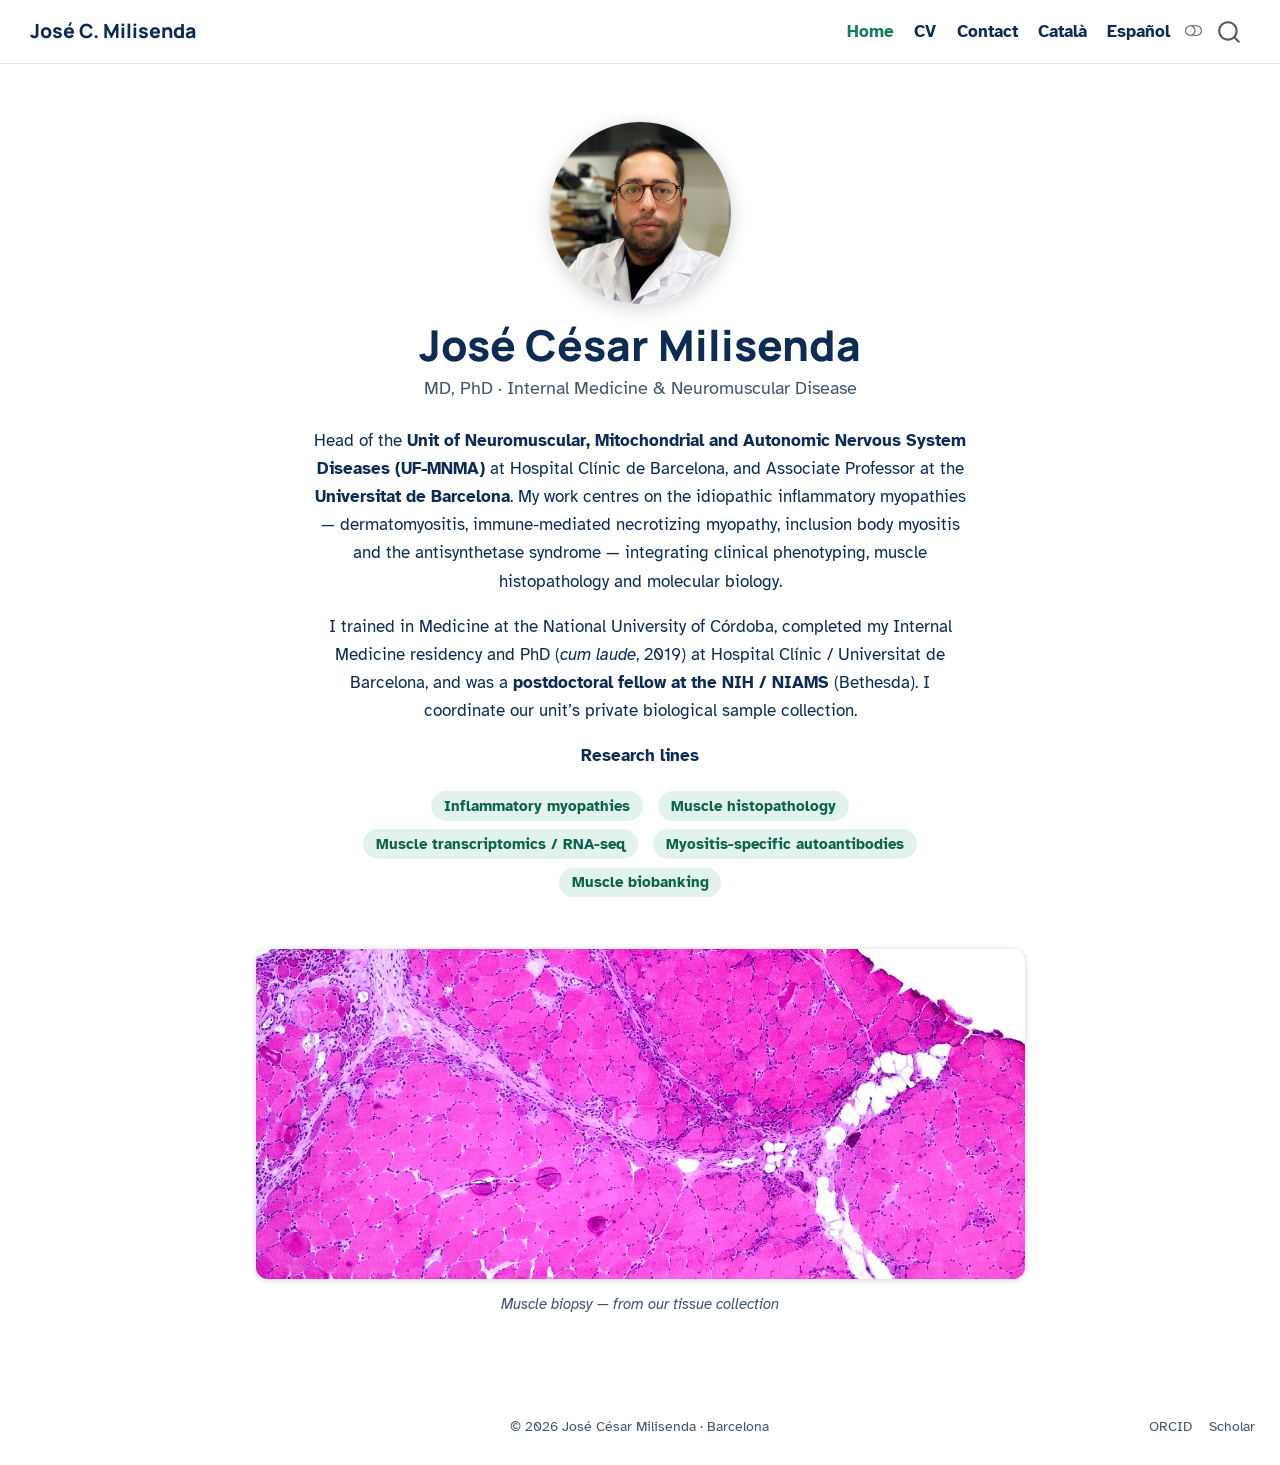
<file: index.html>
<!DOCTYPE html>
<html xmlns="http://www.w3.org/1999/xhtml" lang="en" xml:lang="en"><head>

<meta charset="utf-8">
<meta name="generator" content="quarto-1.11.9">

<meta name="viewport" content="width=device-width, initial-scale=1.0, user-scalable=yes">


<title>José C. Milisenda</title>
<style>
/* Default styles provided by pandoc.
** See https://pandoc.org/MANUAL.html#variables-for-html for config info.
*/
span.smallcaps{font-variant: small-caps;}
div.columns{display: flex; gap: 1.5em;}
div.column{flex: auto;}
@media screen {
div.columns{gap: min(4vw, 1.5em);}
div.column{overflow-x: auto;}
}
div.hanging-indent{margin-left: 1.5em; text-indent: -1.5em;}
ul.task-list{list-style: none;}
ul.task-list li input[type="checkbox"] {
  width: 0.8em;
  margin: 0 0.8em 0.2em -1em; /* quarto-specific, see https://github.com/quarto-dev/quarto-cli/issues/4556 */ 
  vertical-align: middle;
}
</style>


<script src="site_libs/quarto-nav/quarto-nav.js"></script>
<script src="site_libs/clipboard/clipboard.min.js"></script>
<script src="site_libs/quarto-search/autocomplete.umd.js"></script>
<script src="site_libs/quarto-search/fuse.min.js"></script>
<script src="site_libs/quarto-search/quarto-search.js"></script>
<meta name="quarto:offset" content="./">
<link href="./assets/favicon.png" rel="icon" type="image/png">
<script src="site_libs/quarto-html/quarto.js" type="module"></script>
<script src="site_libs/quarto-html/tabsets/tabsets.js" type="module"></script>
<script src="site_libs/quarto-html/scrollable-regions/scrollable-regions.js" type="module"></script>
<script src="site_libs/quarto-html/popper.min.js"></script>
<script src="site_libs/quarto-html/tippy.umd.min.js"></script>
<script src="site_libs/quarto-html/anchor.min.js"></script>
<link href="site_libs/quarto-html/tippy.css" rel="stylesheet">
<link href="site_libs/quarto-html/quarto-syntax-highlighting-63b5708e65d6cd79cd7618c58d0c21e7.css" rel="stylesheet" class="quarto-color-scheme" id="quarto-text-highlighting-styles">
<link href="site_libs/quarto-html/quarto-syntax-highlighting-dark-447e42e69aaa9833c0ba1b986f430b20.css" rel="stylesheet" class="quarto-color-scheme quarto-color-alternate" id="quarto-text-highlighting-styles">
<link href="site_libs/quarto-html/quarto-syntax-highlighting-63b5708e65d6cd79cd7618c58d0c21e7.css" rel="stylesheet" class="quarto-color-scheme-extra" id="quarto-text-highlighting-styles">
<script src="site_libs/bootstrap/bootstrap.min.js"></script>
<link href="site_libs/bootstrap/bootstrap-icons.css" rel="stylesheet">
<link href="site_libs/bootstrap/bootstrap-4d6b85aed4ae2a2fc2a6e8ffbc16f66c.min.css" rel="stylesheet" append-hash="true" class="quarto-color-scheme" id="quarto-bootstrap" data-mode="light">
<link href="site_libs/bootstrap/bootstrap-dark-f67148e333f3162b9ec31178d133c363.min.css" rel="stylesheet" append-hash="true" class="quarto-color-scheme quarto-color-alternate" id="quarto-bootstrap" data-mode="dark">
<link href="site_libs/bootstrap/bootstrap-4d6b85aed4ae2a2fc2a6e8ffbc16f66c.min.css" rel="stylesheet" append-hash="true" class="quarto-color-scheme-extra" id="quarto-bootstrap" data-mode="light">
<script id="quarto-search-options" type="application/json">{
  "location": "navbar",
  "copy-button": false,
  "collapse-after": 3,
  "panel-placement": "end",
  "type": "overlay",
  "limit": 50,
  "keyboard-shortcut": [
    "f",
    "/",
    "s"
  ],
  "show-item-context": false,
  "language": {
    "search-no-results-text": "No results",
    "search-matching-documents-text": "matching documents",
    "search-copy-link-title": "Copy link to search",
    "search-hide-matches-text": "Hide additional matches",
    "search-more-match-text": "more match in this document",
    "search-more-matches-text": "more matches in this document",
    "search-clear-button-title": "Clear",
    "search-text-placeholder": "",
    "search-detached-cancel-button-title": "Cancel",
    "search-submit-button-title": "Submit",
    "search-label": "Search"
  }
}</script>
<style>html{ scroll-behavior: smooth; }</style>


</head>

<body class="nav-fixed quarto-light"><a id="quarto-skip-link" class="visually-hidden-focusable" href="#quarto-document-content">Skip to main content</a><script id="quarto-html-before-body" type="application/javascript">
    const toggleBodyColorMode = (bsSheetEl) => {
      const mode = bsSheetEl.getAttribute("data-mode");
      const bodyEl = window.document.querySelector("body");
      if (mode === "dark") {
        bodyEl.classList.add("quarto-dark");
        bodyEl.classList.remove("quarto-light");
      } else {
        bodyEl.classList.add("quarto-light");
        bodyEl.classList.remove("quarto-dark");
      }
    }
    const toggleBodyColorPrimary = () => {
      const bsSheetEl = window.document.querySelector("link#quarto-bootstrap:not([rel=disabled-stylesheet])");
      if (bsSheetEl) {
        toggleBodyColorMode(bsSheetEl);
      }
    }
    const setColorSchemeToggle = (alternate) => {
      const toggles = window.document.querySelectorAll('.quarto-color-scheme-toggle');
      for (let i=0; i < toggles.length; i++) {
        const toggle = toggles[i];
        if (toggle) {
          toggle.setAttribute("aria-checked", alternate ? "true" : "false");
          if (alternate) {
            toggle.classList.add("alternate");
          } else {
            toggle.classList.remove("alternate");
          }
        }
      }
    };
    const toggleColorMode = (alternate) => {
      // Switch the stylesheets
      const primaryStylesheets = window.document.querySelectorAll('link.quarto-color-scheme:not(.quarto-color-alternate)');
      const alternateStylesheets = window.document.querySelectorAll('link.quarto-color-scheme.quarto-color-alternate');
      manageTransitions('#quarto-margin-sidebar .nav-link', false);
      if (alternate) {
        // note: dark is layered on light, we don't disable primary!
        enableStylesheet(alternateStylesheets);
        for (const sheetNode of alternateStylesheets) {
          if (sheetNode.id === "quarto-bootstrap") {
            toggleBodyColorMode(sheetNode);
          }
        }
      } else {
        disableStylesheet(alternateStylesheets);
        enableStylesheet(primaryStylesheets)
        toggleBodyColorPrimary();
      }
      manageTransitions('#quarto-margin-sidebar .nav-link', true);
      // Switch the toggles
      setColorSchemeToggle(alternate)
    }
    // Hack to workaround the fact that safari doesn't
    // properly recolor the scrollbar when toggling (#1455).
    // Not run on load: stylesheets are set before first paint there, and
    // scrolling would undo the scroll to a URL fragment (#14973).
    // The one pixel nudge keeps the reader where they were.
    const refreshSafariScrollbar = () => {
      if (navigator.userAgent.indexOf('Safari') > 0 && navigator.userAgent.indexOf('Chrome') == -1) {
        manageTransitions("body", false);
        const scrollY = window.scrollY;
        window.scrollTo(0, scrollY > 0 ? scrollY - 1 : 1);
        setTimeout(() => {
          window.scrollTo(0, scrollY);
          manageTransitions("body", true);
        }, 40);
      }
    }
    const disableStylesheet = (stylesheets) => {
      for (let i=0; i < stylesheets.length; i++) {
        const stylesheet = stylesheets[i];
        stylesheet.rel = 'disabled-stylesheet';
      }
    }
    const enableStylesheet = (stylesheets) => {
      for (let i=0; i < stylesheets.length; i++) {
        const stylesheet = stylesheets[i];
        if(stylesheet.rel !== 'stylesheet') { // for Chrome, which will still FOUC without this check
          stylesheet.rel = 'stylesheet';
        }
      }
    }
    const manageTransitions = (selector, allowTransitions) => {
      const els = window.document.querySelectorAll(selector);
      for (let i=0; i < els.length; i++) {
        const el = els[i];
        if (allowTransitions) {
          el.classList.remove('notransition');
        } else {
          el.classList.add('notransition');
        }
      }
    }
    const isFileUrl = () => {
      return window.location.protocol === 'file:';
    }
    const hasAlternateSentinel = () => {
      let styleSentinel = getColorSchemeSentinel();
      if (styleSentinel !== null) {
        return styleSentinel === "alternate";
      } else {
        return false;
      }
    }
    const setStyleSentinel = (alternate) => {
      const value = alternate ? "alternate" : "default";
      if (!isFileUrl()) {
        window.localStorage.setItem("quarto-color-scheme", value);
      } else {
        localAlternateSentinel = value;
      }
    }
    const getColorSchemeSentinel = () => {
      if (!isFileUrl()) {
        const storageValue = window.localStorage.getItem("quarto-color-scheme");
        return storageValue != null ? storageValue : localAlternateSentinel;
      } else {
        return localAlternateSentinel;
      }
    }
    const toggleGiscusIfUsed = (isAlternate, darkModeDefault) => {
      const baseTheme = document.querySelector('#giscus-base-theme')?.value ?? 'light';
      const alternateTheme = document.querySelector('#giscus-alt-theme')?.value ?? 'dark';
      let newTheme = '';
      if(authorPrefersDark) {
        newTheme = isAlternate ? baseTheme : alternateTheme;
      } else {
        newTheme = isAlternate ? alternateTheme : baseTheme;
      }
      const changeGiscusTheme = () => {
        // From: https://github.com/giscus/giscus/issues/336
        const sendMessage = (message) => {
          const iframe = document.querySelector('iframe.giscus-frame');
          if (!iframe) return;
          iframe.contentWindow.postMessage({ giscus: message }, 'https://giscus.app');
        }
        sendMessage({
          setConfig: {
            theme: newTheme
          }
        });
      }
      const isGiscussLoaded = window.document.querySelector('iframe.giscus-frame') !== null;
      if (isGiscussLoaded) {
        changeGiscusTheme();
      }
    };
    const authorPrefersDark = false;
    const darkModeDefault = authorPrefersDark;
      document.querySelector('link#quarto-text-highlighting-styles.quarto-color-scheme-extra').rel = 'disabled-stylesheet';
      document.querySelector('link#quarto-bootstrap.quarto-color-scheme-extra').rel = 'disabled-stylesheet';
    let localAlternateSentinel = darkModeDefault ? 'alternate' : 'default';
    // Dark / light mode switch
    window.quartoToggleColorScheme = () => {
      // Read the current dark / light value
      let toAlternate = !hasAlternateSentinel();
      toggleColorMode(toAlternate);
      refreshSafariScrollbar();
      setStyleSentinel(toAlternate);
      toggleGiscusIfUsed(toAlternate, darkModeDefault);
      window.dispatchEvent(new Event('resize'));
    };
    // Switch to dark mode if need be
    if (hasAlternateSentinel()) {
      toggleColorMode(true);
    } else {
      toggleColorMode(false);
    }
  </script>

<div id="quarto-search-results"></div>
  <header id="quarto-header" class="headroom fixed-top">
    <nav class="navbar navbar-expand-lg " data-bs-theme="dark" aria-label="Site">
      <div class="navbar-container container-fluid">
      <div class="navbar-brand-container mx-auto">
    <a class="navbar-brand" href="./index.html">
    <span class="navbar-title">José C. Milisenda</span>
    </a>
  </div>
          <button class="navbar-toggler" type="button" data-bs-toggle="collapse" data-bs-target="#navbarCollapse" aria-controls="navbarCollapse" aria-expanded="false" aria-label="Toggle navigation" onclick="if (window.quartoToggleHeadroom) { window.quartoToggleHeadroom(); }">
  <span class="navbar-toggler-icon"></span>
</button>
          <div class="collapse navbar-collapse" id="navbarCollapse">
            <ul class="navbar-nav navbar-nav-scroll ms-auto">
  <li class="nav-item">
    <a class="nav-link active" href="./index.html" aria-current="page"> 
<span class="menu-text">Home</span></a>
  </li>  
  <li class="nav-item">
    <a class="nav-link" href="./cv.html"> 
<span class="menu-text">CV</span></a>
  </li>  
  <li class="nav-item">
    <a class="nav-link" href="./contact.html"> 
<span class="menu-text">Contact</span></a>
  </li>  
  <li class="nav-item">
    <a class="nav-link" href="./ca/index.html"> 
<span class="menu-text">Català</span></a>
  </li>  
  <li class="nav-item">
    <a class="nav-link" href="./es/index.html"> 
<span class="menu-text">Español</span></a>
  </li>  
</ul>
          </div> <!-- /navcollapse -->
            <div class="quarto-navbar-tools">
  <button type="button" role="switch" aria-checked="false" class="quarto-color-scheme-toggle quarto-navigation-tool  px-1" onclick="window.quartoToggleColorScheme(); return false;" title="Toggle dark mode" aria-label="Toggle dark mode"><i class="bi"></i></button>
</div>
            <div id="quarto-search" class="" title="Search"></div>
      </div> <!-- /container-fluid -->
    </nav>
</header>
<!-- content -->
<div id="quarto-content" class="quarto-container page-columns page-rows-contents page-layout-full page-navbar">
<!-- sidebar -->
<!-- margin-sidebar -->
    
<!-- main -->
<main class="content column-page" id="quarto-document-content" tabindex="-1"><header id="title-block-header" class="quarto-title-block"></header>





<style>
#quarto-content { max-width: 820px !important; margin-left: auto !important; margin-right: auto !important; }
main#quarto-document-content { max-width: 100% !important; }
.hero-center { text-align: center; margin-top: 1.6rem; margin-bottom: 1.4rem; }
.hero-photo-lg { width: 184px; height: 184px; border-radius: 50%; object-fit: cover; border: 1px solid var(--uf-linea, #dce4ec); box-shadow: 0 4px 18px rgba(0,0,0,.16); }
.hero-name { font-family: Manrope, sans-serif; font-weight: 800; font-size: 2.5rem; line-height: 1.1; margin: 1rem 0 0; }
.hero-role2 { color: var(--uf-secundario, #43546b); font-size: 1.08rem; margin-top: .25rem; }
.bio-center { text-align: center; max-width: 660px; margin: 0 auto; }
.bio-center p { margin-bottom: 1rem; }
.bio-center .research-tag { margin: .25rem .3rem; }
.histo-feature { margin: 2.8rem 0 0.5rem; }
.histo-img { display:block; width:100%; height:330px; object-fit:cover; object-position:center 45%; border-radius:12px; box-shadow:0 1px 6px rgba(0,0,0,.18); }
.histo-feature figcaption { text-align: center; font-style: italic; color: var(--uf-secundario, #43546b); font-size: .9rem; margin-top: .7rem; }
</style>
<div class="hero-center">
  <img class="hero-photo-lg" src="assets/profile.png" alt="José César Milisenda">
  <h1 class="hero-name">José César Milisenda</h1>
  <div class="hero-role2">MD, PhD · Internal Medicine &amp; Neuromuscular Disease</div>
</div>
<div class="bio-center">
<p>Head of the <strong>Unit of Neuromuscular, Mitochondrial and Autonomic Nervous System Diseases (UF-MNMA)</strong> at Hospital Clínic de Barcelona, and Associate Professor at the <strong>Universitat de Barcelona</strong>. My work centres on the idiopathic inflammatory myopathies — dermatomyositis, immune-mediated necrotizing myopathy, inclusion body myositis and the antisynthetase syndrome — integrating clinical phenotyping, muscle histopathology and molecular biology.</p>
<p>I trained in Medicine at the National University of Córdoba, completed my Internal Medicine residency and PhD (<em>cum laude</em>, 2019) at Hospital Clínic / Universitat de Barcelona, and was a <strong>postdoctoral fellow at the NIH / NIAMS</strong> (Bethesda). I coordinate our unit’s private biological sample collection.</p>
<p><strong>Research lines</strong></p>
<p><span class="research-tag">Inflammatory myopathies</span> <span class="research-tag">Muscle histopathology</span> <span class="research-tag">Muscle transcriptomics / RNA-seq</span> <span class="research-tag">Myositis-specific autoantibodies</span> <span class="research-tag">Muscle biobanking</span></p>
</div>
<figure class="histo-feature figure">
  <img class="histo-img figure-img" src="assets/histology.jpg" alt="Muscle biopsy histology">
  <figcaption>Muscle biopsy — from our tissue collection</figcaption>
</figure>



</main> <!-- /main -->
<script id="quarto-html-after-body" type="application/javascript">
  window.document.addEventListener("DOMContentLoaded", function (event) {
    // Ensure there is a toggle, if there isn't float one in the top right
    if (window.document.querySelector('.quarto-color-scheme-toggle') === null) {
      const toggle = window.document.createElement('button');
      toggle.type = "button";
      toggle.setAttribute("role", "switch");
      toggle.setAttribute("aria-checked", "false");
      toggle.classList.add('top-right');
      toggle.classList.add('quarto-color-scheme-toggle');
      toggle.setAttribute("aria-label", "Toggle dark mode");
      toggle.onclick = function() { try { window.quartoToggleColorScheme(); } catch {} return false; };
      const i = window.document.createElement("i");
      i.classList.add('bi');
      toggle.appendChild(i);
      // Put the toggle in a landmark of its own, so that landmark navigation
      // can reach it.
      //
      // The container is always a fresh direct child of body, and the toggle is
      // never moved into page furniture that the theme or the author controls.
      // The toggle is positioned against the page, so any ancestor that
      // establishes a containing block captures it: a positioned element or a
      // grid for position: absolute, and transform, filter, will-change or
      // contain for position: fixed. A direct child of body has none of these
      // to inherit, and the shift when one appears is silent and visual.
      //
      // ARIA says a document should have at most one banner, and axe reports a
      // duplicate whether or not the banners carry distinct labels. So use a
      // header when the page has no banner yet, and a named region otherwise.
      //
      // A header is a banner wherever it sits, unless it is inside sectioning
      // content, so this cannot just look at the children of body: a custom
      // page layout wraps the title block header in a plain div. An explicit
      // role="banner" always counts.
      const sectioning = 'article, aside, main, nav, section, [role="article"], [role="complementary"], [role="main"], [role="navigation"], [role="region"]';
      const hasBanner = Array.from(
        window.document.querySelectorAll('header:not([role]), [role="banner"]')
      ).some(function(el) {
        return el.hasAttribute("role") || el.closest(sectioning) === null;
      });
      const container = window.document.createElement(hasBanner ? "div" : "header");
      if (hasBanner) {
        container.setAttribute("role", "region");
        container.setAttribute("aria-label", "Toggle dark mode");
      }
      container.classList.add('quarto-color-scheme-toggle-container');
      container.appendChild(toggle);
      window.document.body.appendChild(container);
    }
    setColorSchemeToggle(hasAlternateSentinel())
    const icon = "";
    const anchorJS = new window.AnchorJS();
    anchorJS.options = {
      placement: 'right',
      icon: icon
    };
    anchorJS.add('.anchored');
    const isCodeAnnotation = (el) => {
      for (const clz of el.classList) {
        if (clz.startsWith('code-annotation-')) {                     
          return true;
        }
      }
      return false;
    }
    const onCopySuccess = function(e) {
      // button target
      const button = e.trigger;
      // don't keep focus
      button.blur();
      // flash "checked"
      button.classList.add('code-copy-button-checked');
      var currentTitle = button.getAttribute("title");
      button.setAttribute("title", "Copied!");
      let tooltip;
      if (window.bootstrap) {
        button.setAttribute("data-bs-toggle", "tooltip");
        button.setAttribute("data-bs-placement", "left");
        button.setAttribute("data-bs-title", "Copied!");
        tooltip = new bootstrap.Tooltip(button, 
          { trigger: "manual", 
            customClass: "code-copy-button-tooltip",
            offset: [0, -8]});
        tooltip.show();    
      }
      setTimeout(function() {
        if (tooltip) {
          tooltip.hide();
          button.removeAttribute("data-bs-title");
          button.removeAttribute("data-bs-toggle");
          button.removeAttribute("data-bs-placement");
        }
        button.setAttribute("title", currentTitle);
        button.classList.remove('code-copy-button-checked');
      }, 1000);
      // clear code selection
      e.clearSelection();
    }
    const getTextToCopy = function(trigger) {
      const outerScaffold = trigger.parentElement.cloneNode(true);
      const codeEl = outerScaffold.querySelector('code');
      for (const childEl of codeEl.children) {
        if (isCodeAnnotation(childEl)) {
          childEl.remove();
        }
      }
      return codeEl.innerText;
    }
    const clipboard = new window.ClipboardJS('.code-copy-button:not([data-in-quarto-modal])', {
      text: getTextToCopy
    });
    clipboard.on('success', onCopySuccess);
    if (window.document.getElementById('quarto-embedded-source-code-modal')) {
      const clipboardModal = new window.ClipboardJS('.code-copy-button[data-in-quarto-modal]', {
        text: getTextToCopy,
        container: window.document.getElementById('quarto-embedded-source-code-modal')
      });
      clipboardModal.on('success', onCopySuccess);
    }
      var localhostRegex = new RegExp(/^(?:http|https):\/\/localhost\:?[0-9]*\//);
      var mailtoRegex = new RegExp(/^mailto:/);
        var filterRegex = new RegExp('/' + window.location.host + '/');
      const newWindowLabel = "(opens in a new tab)";
      const newWindowNoteId = "quarto-ext-newwindow-label";
      // Links reference one hidden label through aria-describedby, so the
      // announcement never changes their accessible name.
      var describeNewWindow = (link) => {
        if (!window.document.getElementById(newWindowNoteId)) {
          var newWindowNote = window.document.createElement("span");
          newWindowNote.id = newWindowNoteId;
          newWindowNote.hidden = true;
          newWindowNote.textContent = newWindowLabel;
          window.document.body.appendChild(newWindowNote);
        }
        var describedBy = (link.getAttribute("aria-describedby") || "").split(/\s+/).filter(Boolean);
        if (!describedBy.includes(newWindowNoteId)) {
          describedBy.push(newWindowNoteId);
          link.setAttribute("aria-describedby", describedBy.join(" "));
        }
      }
      var isInternal = (href) => {
          return filterRegex.test(href) || localhostRegex.test(href) || mailtoRegex.test(href);
      }
      // Inspect non-navigation links and adorn them if external
      window.quartoDecorateExternalLinks = function (root) {
     var links = (root || window.document).querySelectorAll('a[href]:not(.nav-link):not(.navbar-brand):not(.toc-action):not(.sidebar-link):not(.sidebar-item-toggle):not(.pagination-link):not(.no-external):not([aria-hidden]):not(.dropdown-item):not(.quarto-navigation-tool):not(.about-link)');
      for (var i=0; i<links.length; i++) {
        const link = links[i];
        if (!isInternal(link.href)) {
          // undo the damage that might have been done by quarto-nav.js in the case of
          // links that we want to consider external
          if (link.dataset.originalHref !== undefined) {
            link.href = link.dataset.originalHref;
          }
            // target, if specified
            link.setAttribute("target", "_blank");
            if (link.getAttribute("rel") === null) {
              link.setAttribute("rel", "noopener");
            }
            describeNewWindow(link);
          if (!link.classList.contains('no-external-icon')) {
          }
        }
      }
      };
      window.quartoDecorateExternalLinks(window.document);
    // Esc closes the popup (WCAG 1.4.13) and focus leaving both trigger and
    // popup closes it (WCAG 2.4.11); tippy handles neither for interactive popups.
    const hideOnEscAndFocusOut = {
      name: 'hideOnEscAndFocusOut',
      defaultValue: true,
      fn(instance) {
        const dismiss = () => {
          // A show scheduled by the trigger delay would otherwise reopen it
          instance.clearDelayTimeouts();
          instance.hide();
        };
        const onKeyDown = (event) => {
          if (event.key !== 'Escape') {
            return;
          }
          // Keep Esc from also reaching page handlers (e.g. reveal.js overview),
          // except an open reveal.js slide menu, which Esc should close too.
          // The menu handles keys only when its keyboard option is on.
          const menuHandlesEsc = window.Reveal?.getPlugin?.('menu')?.isOpen() &&
            window.Reveal.getConfig().menu?.keyboard !== false;
          if (!menuHandlesEsc) {
            event.stopPropagation();
          }
          if (instance.popper.contains(window.document.activeElement)) {
            // Disabled while refocusing so the focus trigger does not reopen it
            instance.disable();
            instance.reference.focus();
            instance.enable();
          }
          dismiss();
        };
        const onFocusOut = (event) => {
          const target = event.relatedTarget;
          if (target && !instance.reference.contains(target) &&
              !instance.popper.contains(target)) {
            dismiss();
          }
        };
        // On the trigger too: a click trigger (code-annotations: select) has no
        // blur handling. Attached for the instance's lifetime so leaving the
        // trigger also cancels a show still pending on the trigger delay.
        instance.reference.addEventListener('focusout', onFocusOut);
        return {
          onShow() {
            window.document.addEventListener('keydown', onKeyDown, true);
            instance.popper.addEventListener('focusout', onFocusOut);
          },
          onHide() {
            window.document.removeEventListener('keydown', onKeyDown, true);
            instance.popper.removeEventListener('focusout', onFocusOut);
          },
          onDestroy() {
            instance.reference.removeEventListener('focusout', onFocusOut);
          },
        };
      },
    };
    function tippyHover(el, contentFn, onTriggerFn, onUntriggerFn) {
      const config = {
        allowHTML: true,
        maxWidth: 500,
        delay: 100,
        arrow: false,
        appendTo: function(el) {
            return el.parentElement;
        },
        interactive: true,
        interactiveBorder: 10,
        theme: 'quarto',
        placement: 'bottom-start',
        plugins: [hideOnEscAndFocusOut],
      };
      if (contentFn) {
        config.content = contentFn;
      }
      if (onTriggerFn) {
        config.onTrigger = onTriggerFn;
      }
      if (onUntriggerFn) {
        config.onUntrigger = onUntriggerFn;
      }
      window.tippy(el, config); 
    }
    const noterefs = window.document.querySelectorAll('a[role="doc-noteref"]');
    for (var i=0; i<noterefs.length; i++) {
      const ref = noterefs[i];
      tippyHover(ref, function() {
        // use id or data attribute instead here
        let href = ref.getAttribute('data-footnote-href') || ref.getAttribute('href');
        try { href = new URL(href).hash; } catch {}
        const id = href.replace(/^#\/?/, "");
        const note = window.document.getElementById(id);
        if (note) {
          return note.innerHTML;
        } else {
          return "";
        }
      });
    }
    const xrefs = window.document.querySelectorAll('a.quarto-xref');
    const processXRef = (id, note) => {
      // Strip column container classes
      const stripColumnClz = (el) => {
        el.classList.remove("page-full", "page-columns");
        if (el.children) {
          for (const child of el.children) {
            stripColumnClz(child);
          }
        }
      }
      stripColumnClz(note)
      if (id === null || id.startsWith('sec-')) {
        // Special case sections, only their first couple elements
        const container = document.createElement("div");
        if (note.children && note.children.length > 2) {
          container.appendChild(note.children[0].cloneNode(true));
          for (let i = 1; i < note.children.length; i++) {
            const child = note.children[i];
            if (child.tagName === "P" && child.innerText === "") {
              continue;
            } else {
              container.appendChild(child.cloneNode(true));
              break;
            }
          }
          if (window.Quarto?.typesetMath) {
            window.Quarto.typesetMath(container);
          }
          return container.innerHTML
        } else {
          if (window.Quarto?.typesetMath) {
            window.Quarto.typesetMath(note);
          }
          return note.innerHTML;
        }
      } else {
        // Remove any anchor links if they are present
        const anchorLink = note.querySelector('a.anchorjs-link');
        if (anchorLink) {
          anchorLink.remove();
        }
        if (window.Quarto?.typesetMath) {
          window.Quarto.typesetMath(note);
        }
        if (note.classList.contains("callout")) {
          return note.outerHTML;
        } else {
          return note.innerHTML;
        }
      }
    }
    for (var i=0; i<xrefs.length; i++) {
      const xref = xrefs[i];
      tippyHover(xref, undefined, function(instance) {
        instance.disable();
        let url = xref.getAttribute('href');
        let hash = undefined; 
        if (url.startsWith('#')) {
          hash = url;
        } else {
          try { hash = new URL(url).hash; } catch {}
        }
        if (hash) {
          const id = hash.replace(/^#\/?/, "");
          const note = window.document.getElementById(id);
          if (note !== null) {
            try {
              const html = processXRef(id, note.cloneNode(true));
              instance.setContent(html);
            } finally {
              instance.enable();
              instance.show();
            }
          } else {
            // See if we can fetch this
            fetch(url.split('#')[0])
            .then(res => res.text())
            .then(html => {
              const parser = new DOMParser();
              const htmlDoc = parser.parseFromString(html, "text/html");
              const note = htmlDoc.getElementById(id);
              if (note !== null) {
                const html = processXRef(id, note);
                instance.setContent(html);
              } 
            }).finally(() => {
              instance.enable();
              instance.show();
            });
          }
        } else {
          // See if we can fetch a full url (with no hash to target)
          // This is a special case and we should probably do some content thinning / targeting
          fetch(url)
          .then(res => res.text())
          .then(html => {
            const parser = new DOMParser();
            const htmlDoc = parser.parseFromString(html, "text/html");
            const note = htmlDoc.querySelector('main.content');
            if (note !== null) {
              // This should only happen for chapter cross references
              // (since there is no id in the URL)
              // remove the first header
              if (note.children.length > 0 && note.children[0].tagName === "HEADER") {
                note.children[0].remove();
              }
              const html = processXRef(null, note);
              instance.setContent(html);
            } 
          }).finally(() => {
            instance.enable();
            instance.show();
          });
        }
      }, function(instance) {
      });
    }
        let selectedAnnoteEl;
        const selectorForAnnotation = ( cell, annotation) => {
          let cellAttr = 'data-code-cell="' + cell + '"';
          let lineAttr = 'data-code-annotation="' +  annotation + '"';
          const selector = 'span[' + cellAttr + '][' + lineAttr + ']';
          return selector;
        }
        const selectCodeLines = (annoteEl) => {
          const doc = window.document;
          const targetCell = annoteEl.getAttribute("data-target-cell");
          const targetAnnotation = annoteEl.getAttribute("data-target-annotation");
          const annoteSpan = window.document.querySelector(selectorForAnnotation(targetCell, targetAnnotation));
          const lines = annoteSpan.getAttribute("data-code-lines").split(",");
          const lineIds = lines.map((line) => {
            return targetCell + "-" + line;
          })
          // Each band is positioned against its own containing block, which is
          // not the offsetParent of the lines, so place it from client rects.
          const placeBand = (band, firstEl, lastEl, codeBlock) => {
            const container = band.offsetParent;
            if (container === null) {
              return;
            }
            const containerRect = container.getBoundingClientRect();
            // Reveal.js scales slides with a transform, so convert client
            // pixels back to the CSS pixels of the container.
            const scale = containerRect.height / container.offsetHeight || 1;
            const firstRect = firstEl.getBoundingClientRect();
            const lastRect = lastEl.getBoundingClientRect();
            const top = (firstRect.top - containerRect.top) / scale - container.clientTop + container.scrollTop;
            const height = (lastRect.bottom - firstRect.top) / scale;
            band.style.top = top - 2 + "px";
            band.style.height = height + 4 + "px";
            if (codeBlock) {
              // Without the copy button wrapper, the containing block is wider
              // than the code block, so span the code block explicitly.
              const blockRect = codeBlock.getBoundingClientRect();
              band.style.left = (blockRect.left - containerRect.left) / scale - container.clientLeft + container.scrollLeft + "px";
              band.style.width = blockRect.width / scale + "px";
            }
          };
          if (lineIds.length > 0) {
            const el = window.document.getElementById(lineIds[0]);
            const lastEl = window.document.getElementById(lineIds[lineIds.length - 1]);
            const parent = el.parentElement.parentElement;
            // cook up a div (if necessary) and position it
            let div = window.document.getElementById("code-annotation-line-highlight");
            if (div === null) {
              div = window.document.createElement("div");
              div.setAttribute("id", "code-annotation-line-highlight");
              div.style.position = 'absolute';
              parent.appendChild(div);
            }
            placeBand(div, el, lastEl, parent.closest("div.sourceCode") || parent);
            let gutterDiv = window.document.getElementById("code-annotation-line-highlight-gutter");
            if (gutterDiv === null) {
              gutterDiv = window.document.createElement("div");
              gutterDiv.setAttribute("id", "code-annotation-line-highlight-gutter");
              gutterDiv.style.position = 'absolute';
              const codeCell = window.document.getElementById(targetCell);
              const gutter = codeCell.querySelector('.code-annotation-gutter');
              gutter.appendChild(gutterDiv);
            }
            placeBand(gutterDiv, el, lastEl);
            selectedAnnoteEl = annoteEl;
          }
        };
        const unselectCodeLines = () => {
          const elementsIds = ["code-annotation-line-highlight", "code-annotation-line-highlight-gutter"];
          elementsIds.forEach((elId) => {
            const div = window.document.getElementById(elId);
            if (div) {
              div.remove();
            }
          });
          selectedAnnoteEl = undefined;
        };
          // Handle positioning of the toggle
      window.addEventListener(
        "resize",
        throttle(() => {
          elRect = undefined;
          if (selectedAnnoteEl) {
            selectCodeLines(selectedAnnoteEl);
          }
        }, 10)
      );
      function throttle(fn, ms) {
      let throttle = false;
      let timer;
        return (...args) => {
          if(!throttle) { // first call gets through
              fn.apply(this, args);
              throttle = true;
          } else { // all the others get throttled
              if(timer) clearTimeout(timer); // cancel #2
              timer = setTimeout(() => {
                fn.apply(this, args);
                timer = throttle = false;
              }, ms);
          }
        };
      }
        // Attach click handler to the DT
        const annoteDls = window.document.querySelectorAll('dt[data-target-cell]');
        for (const annoteDlNode of annoteDls) {
          annoteDlNode.addEventListener('click', (event) => {
            const clickedEl = event.target;
            if (clickedEl !== selectedAnnoteEl) {
              unselectCodeLines();
              const activeEl = window.document.querySelector('dt[data-target-cell].code-annotation-active');
              if (activeEl) {
                activeEl.classList.remove('code-annotation-active');
              }
              selectCodeLines(clickedEl);
              clickedEl.classList.add('code-annotation-active');
            } else {
              // Unselect the line
              unselectCodeLines();
              clickedEl.classList.remove('code-annotation-active');
            }
          });
        }
    const findCites = (el) => {
      const parentEl = el.parentElement;
      if (parentEl) {
        const cites = parentEl.dataset.cites;
        if (cites) {
          return {
            el,
            cites: cites.split(' ')
          };
        } else {
          return findCites(el.parentElement)
        }
      } else {
        return undefined;
      }
    };
    var bibliorefs = window.document.querySelectorAll('a[role="doc-biblioref"]');
    for (var i=0; i<bibliorefs.length; i++) {
      const ref = bibliorefs[i];
      const citeInfo = findCites(ref);
      if (citeInfo) {
        tippyHover(citeInfo.el, function() {
          var popup = window.document.createElement('div');
          citeInfo.cites.forEach(function(cite) {
            var citeDiv = window.document.createElement('div');
            citeDiv.classList.add('hanging-indent');
            citeDiv.classList.add('csl-entry');
            var biblioDiv = window.document.getElementById('ref-' + cite);
            if (biblioDiv) {
              citeDiv.innerHTML = biblioDiv.innerHTML;
            }
            popup.appendChild(citeDiv);
          });
          return popup.innerHTML;
        });
      }
    }
  });
  </script>
  <script type="application/javascript">
  window.quartoScrollableRegionsLabels = {"code":"Scrollable code","output":"Scrollable output"};
  </script>
</div> <!-- /content -->
<footer class="footer">
  <div class="nav-footer">
    <div class="nav-footer-left">
      &nbsp;
    </div>   
    <div class="nav-footer-center">
<p>© 2026 José César Milisenda · Barcelona</p>
</div>
    <div class="nav-footer-right">
      <ul class="footer-items list-unstyled">
    <li class="nav-item">
    <a class="nav-link" href="https://orcid.org/0000-0003-0151-7872">
<p>ORCID</p>
</a>
  </li>  
    <li class="nav-item">
    <a class="nav-link" href="https://scholar.google.com/citations?user=VnfHQaQAAAAJ">
<p>Scholar</p>
</a>
  </li>  
</ul>
    </div>
  </div>
</footer>




<script src="site_libs/quarto-html/zenscroll-min.js"></script>
</body></html>
</file>
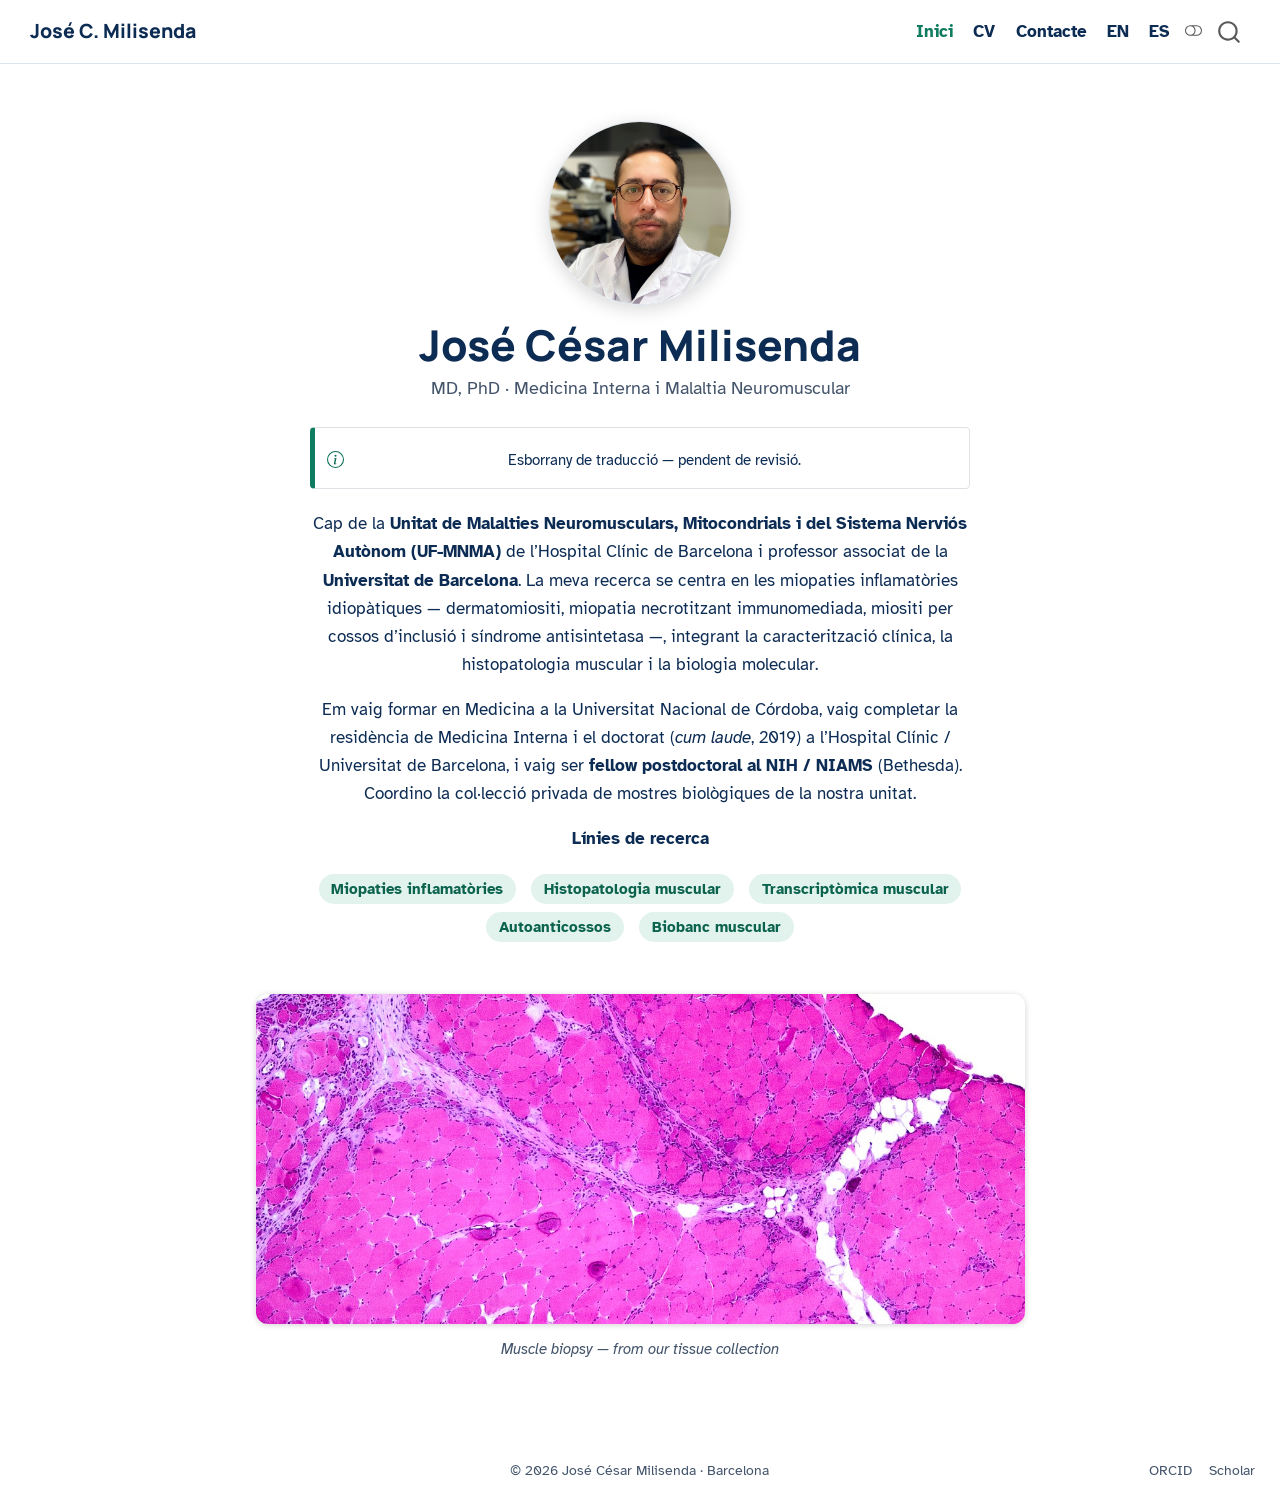
<file: ca/index.html>
<!DOCTYPE html>
<html xmlns="http://www.w3.org/1999/xhtml" lang="ca" xml:lang="ca"><head>

<meta charset="utf-8">
<meta name="generator" content="quarto-1.11.9">

<meta name="viewport" content="width=device-width, initial-scale=1.0, user-scalable=yes">


<title>José C. Milisenda</title>
<style>
/* Default styles provided by pandoc.
** See https://pandoc.org/MANUAL.html#variables-for-html for config info.
*/
span.smallcaps{font-variant: small-caps;}
div.columns{display: flex; gap: 1.5em;}
div.column{flex: auto;}
@media screen {
div.columns{gap: min(4vw, 1.5em);}
div.column{overflow-x: auto;}
}
div.hanging-indent{margin-left: 1.5em; text-indent: -1.5em;}
ul.task-list{list-style: none;}
ul.task-list li input[type="checkbox"] {
  width: 0.8em;
  margin: 0 0.8em 0.2em -1em; /* quarto-specific, see https://github.com/quarto-dev/quarto-cli/issues/4556 */ 
  vertical-align: middle;
}
</style>


<script src="site_libs/quarto-nav/quarto-nav.js"></script>
<script src="site_libs/clipboard/clipboard.min.js"></script>
<script src="site_libs/quarto-search/autocomplete.umd.js"></script>
<script src="site_libs/quarto-search/fuse.min.js"></script>
<script src="site_libs/quarto-search/quarto-search.js"></script>
<meta name="quarto:offset" content="./">
<link href="./assets/favicon.png" rel="icon" type="image/png">
<script src="site_libs/quarto-html/quarto.js" type="module"></script>
<script src="site_libs/quarto-html/tabsets/tabsets.js" type="module"></script>
<script src="site_libs/quarto-html/scrollable-regions/scrollable-regions.js" type="module"></script>
<script src="site_libs/quarto-html/popper.min.js"></script>
<script src="site_libs/quarto-html/tippy.umd.min.js"></script>
<script src="site_libs/quarto-html/anchor.min.js"></script>
<link href="site_libs/quarto-html/tippy.css" rel="stylesheet">
<link href="site_libs/quarto-html/quarto-syntax-highlighting-63b5708e65d6cd79cd7618c58d0c21e7.css" rel="stylesheet" class="quarto-color-scheme" id="quarto-text-highlighting-styles">
<link href="site_libs/quarto-html/quarto-syntax-highlighting-dark-447e42e69aaa9833c0ba1b986f430b20.css" rel="stylesheet" class="quarto-color-scheme quarto-color-alternate" id="quarto-text-highlighting-styles">
<link href="site_libs/quarto-html/quarto-syntax-highlighting-63b5708e65d6cd79cd7618c58d0c21e7.css" rel="stylesheet" class="quarto-color-scheme-extra" id="quarto-text-highlighting-styles">
<script src="site_libs/bootstrap/bootstrap.min.js"></script>
<link href="site_libs/bootstrap/bootstrap-icons.css" rel="stylesheet">
<link href="site_libs/bootstrap/bootstrap-4d6b85aed4ae2a2fc2a6e8ffbc16f66c.min.css" rel="stylesheet" append-hash="true" class="quarto-color-scheme" id="quarto-bootstrap" data-mode="light">
<link href="site_libs/bootstrap/bootstrap-dark-f67148e333f3162b9ec31178d133c363.min.css" rel="stylesheet" append-hash="true" class="quarto-color-scheme quarto-color-alternate" id="quarto-bootstrap" data-mode="dark">
<link href="site_libs/bootstrap/bootstrap-4d6b85aed4ae2a2fc2a6e8ffbc16f66c.min.css" rel="stylesheet" append-hash="true" class="quarto-color-scheme-extra" id="quarto-bootstrap" data-mode="light">
<script id="quarto-search-options" type="application/json">{
  "location": "navbar",
  "copy-button": false,
  "collapse-after": 3,
  "panel-placement": "end",
  "type": "overlay",
  "limit": 50,
  "keyboard-shortcut": [
    "f",
    "/",
    "s"
  ],
  "show-item-context": false,
  "language": {
    "search-no-results-text": "Cap resultat",
    "search-matching-documents-text": "documents que coincideixen",
    "search-copy-link-title": "Copia l'enllaç a la cerca",
    "search-hide-matches-text": "Amaga les coincidències addicionals",
    "search-more-match-text": "altra coincidència en aquest document",
    "search-more-matches-text": "altres coincidències en aquest document",
    "search-clear-button-title": "Neteja",
    "search-text-placeholder": "",
    "search-detached-cancel-button-title": "Cancel·la",
    "search-submit-button-title": "Envia",
    "search-label": "Cerca"
  }
}</script>
<style>html{ scroll-behavior: smooth; }</style>


</head>

<body class="nav-fixed quarto-light"><a id="quarto-skip-link" class="visually-hidden-focusable" href="#quarto-document-content">Skip to main content</a><script id="quarto-html-before-body" type="application/javascript">
    const toggleBodyColorMode = (bsSheetEl) => {
      const mode = bsSheetEl.getAttribute("data-mode");
      const bodyEl = window.document.querySelector("body");
      if (mode === "dark") {
        bodyEl.classList.add("quarto-dark");
        bodyEl.classList.remove("quarto-light");
      } else {
        bodyEl.classList.add("quarto-light");
        bodyEl.classList.remove("quarto-dark");
      }
    }
    const toggleBodyColorPrimary = () => {
      const bsSheetEl = window.document.querySelector("link#quarto-bootstrap:not([rel=disabled-stylesheet])");
      if (bsSheetEl) {
        toggleBodyColorMode(bsSheetEl);
      }
    }
    const setColorSchemeToggle = (alternate) => {
      const toggles = window.document.querySelectorAll('.quarto-color-scheme-toggle');
      for (let i=0; i < toggles.length; i++) {
        const toggle = toggles[i];
        if (toggle) {
          toggle.setAttribute("aria-checked", alternate ? "true" : "false");
          if (alternate) {
            toggle.classList.add("alternate");
          } else {
            toggle.classList.remove("alternate");
          }
        }
      }
    };
    const toggleColorMode = (alternate) => {
      // Switch the stylesheets
      const primaryStylesheets = window.document.querySelectorAll('link.quarto-color-scheme:not(.quarto-color-alternate)');
      const alternateStylesheets = window.document.querySelectorAll('link.quarto-color-scheme.quarto-color-alternate');
      manageTransitions('#quarto-margin-sidebar .nav-link', false);
      if (alternate) {
        // note: dark is layered on light, we don't disable primary!
        enableStylesheet(alternateStylesheets);
        for (const sheetNode of alternateStylesheets) {
          if (sheetNode.id === "quarto-bootstrap") {
            toggleBodyColorMode(sheetNode);
          }
        }
      } else {
        disableStylesheet(alternateStylesheets);
        enableStylesheet(primaryStylesheets)
        toggleBodyColorPrimary();
      }
      manageTransitions('#quarto-margin-sidebar .nav-link', true);
      // Switch the toggles
      setColorSchemeToggle(alternate)
    }
    // Hack to workaround the fact that safari doesn't
    // properly recolor the scrollbar when toggling (#1455).
    // Not run on load: stylesheets are set before first paint there, and
    // scrolling would undo the scroll to a URL fragment (#14973).
    // The one pixel nudge keeps the reader where they were.
    const refreshSafariScrollbar = () => {
      if (navigator.userAgent.indexOf('Safari') > 0 && navigator.userAgent.indexOf('Chrome') == -1) {
        manageTransitions("body", false);
        const scrollY = window.scrollY;
        window.scrollTo(0, scrollY > 0 ? scrollY - 1 : 1);
        setTimeout(() => {
          window.scrollTo(0, scrollY);
          manageTransitions("body", true);
        }, 40);
      }
    }
    const disableStylesheet = (stylesheets) => {
      for (let i=0; i < stylesheets.length; i++) {
        const stylesheet = stylesheets[i];
        stylesheet.rel = 'disabled-stylesheet';
      }
    }
    const enableStylesheet = (stylesheets) => {
      for (let i=0; i < stylesheets.length; i++) {
        const stylesheet = stylesheets[i];
        if(stylesheet.rel !== 'stylesheet') { // for Chrome, which will still FOUC without this check
          stylesheet.rel = 'stylesheet';
        }
      }
    }
    const manageTransitions = (selector, allowTransitions) => {
      const els = window.document.querySelectorAll(selector);
      for (let i=0; i < els.length; i++) {
        const el = els[i];
        if (allowTransitions) {
          el.classList.remove('notransition');
        } else {
          el.classList.add('notransition');
        }
      }
    }
    const isFileUrl = () => {
      return window.location.protocol === 'file:';
    }
    const hasAlternateSentinel = () => {
      let styleSentinel = getColorSchemeSentinel();
      if (styleSentinel !== null) {
        return styleSentinel === "alternate";
      } else {
        return false;
      }
    }
    const setStyleSentinel = (alternate) => {
      const value = alternate ? "alternate" : "default";
      if (!isFileUrl()) {
        window.localStorage.setItem("quarto-color-scheme", value);
      } else {
        localAlternateSentinel = value;
      }
    }
    const getColorSchemeSentinel = () => {
      if (!isFileUrl()) {
        const storageValue = window.localStorage.getItem("quarto-color-scheme");
        return storageValue != null ? storageValue : localAlternateSentinel;
      } else {
        return localAlternateSentinel;
      }
    }
    const toggleGiscusIfUsed = (isAlternate, darkModeDefault) => {
      const baseTheme = document.querySelector('#giscus-base-theme')?.value ?? 'light';
      const alternateTheme = document.querySelector('#giscus-alt-theme')?.value ?? 'dark';
      let newTheme = '';
      if(authorPrefersDark) {
        newTheme = isAlternate ? baseTheme : alternateTheme;
      } else {
        newTheme = isAlternate ? alternateTheme : baseTheme;
      }
      const changeGiscusTheme = () => {
        // From: https://github.com/giscus/giscus/issues/336
        const sendMessage = (message) => {
          const iframe = document.querySelector('iframe.giscus-frame');
          if (!iframe) return;
          iframe.contentWindow.postMessage({ giscus: message }, 'https://giscus.app');
        }
        sendMessage({
          setConfig: {
            theme: newTheme
          }
        });
      }
      const isGiscussLoaded = window.document.querySelector('iframe.giscus-frame') !== null;
      if (isGiscussLoaded) {
        changeGiscusTheme();
      }
    };
    const authorPrefersDark = false;
    const darkModeDefault = authorPrefersDark;
      document.querySelector('link#quarto-text-highlighting-styles.quarto-color-scheme-extra').rel = 'disabled-stylesheet';
      document.querySelector('link#quarto-bootstrap.quarto-color-scheme-extra').rel = 'disabled-stylesheet';
    let localAlternateSentinel = darkModeDefault ? 'alternate' : 'default';
    // Dark / light mode switch
    window.quartoToggleColorScheme = () => {
      // Read the current dark / light value
      let toAlternate = !hasAlternateSentinel();
      toggleColorMode(toAlternate);
      refreshSafariScrollbar();
      setStyleSentinel(toAlternate);
      toggleGiscusIfUsed(toAlternate, darkModeDefault);
      window.dispatchEvent(new Event('resize'));
    };
    // Switch to dark mode if need be
    if (hasAlternateSentinel()) {
      toggleColorMode(true);
    } else {
      toggleColorMode(false);
    }
  </script>

<div id="quarto-search-results"></div>
  <header id="quarto-header" class="headroom fixed-top">
    <nav class="navbar navbar-expand-lg " data-bs-theme="dark" aria-label="Lloc web">
      <div class="navbar-container container-fluid">
      <div class="navbar-brand-container mx-auto">
    <a class="navbar-brand" href="./index.html">
    <span class="navbar-title">José C. Milisenda</span>
    </a>
  </div>
          <button class="navbar-toggler" type="button" data-bs-toggle="collapse" data-bs-target="#navbarCollapse" aria-controls="navbarCollapse" aria-expanded="false" aria-label="Commuta la navegació" onclick="if (window.quartoToggleHeadroom) { window.quartoToggleHeadroom(); }">
  <span class="navbar-toggler-icon"></span>
</button>
          <div class="collapse navbar-collapse" id="navbarCollapse">
            <ul class="navbar-nav navbar-nav-scroll ms-auto">
  <li class="nav-item">
    <a class="nav-link active" href="./index.html" aria-current="page"> 
<span class="menu-text">Inici</span></a>
  </li>  
  <li class="nav-item">
    <a class="nav-link" href="./cv.html"> 
<span class="menu-text">CV</span></a>
  </li>  
  <li class="nav-item">
    <a class="nav-link" href="./contact.html"> 
<span class="menu-text">Contacte</span></a>
  </li>  
  <li class="nav-item">
    <a class="nav-link" href="./../index.html"> 
<span class="menu-text">EN</span></a>
  </li>  
  <li class="nav-item">
    <a class="nav-link" href="./../es/index.html"> 
<span class="menu-text">ES</span></a>
  </li>  
</ul>
          </div> <!-- /navcollapse -->
            <div class="quarto-navbar-tools">
  <button type="button" role="switch" aria-checked="false" class="quarto-color-scheme-toggle quarto-navigation-tool  px-1" onclick="window.quartoToggleColorScheme(); return false;" title="Commuta el mode fosc" aria-label="Commuta el mode fosc"><i class="bi"></i></button>
</div>
            <div id="quarto-search" class="" title="Cerca"></div>
      </div> <!-- /container-fluid -->
    </nav>
</header>
<!-- content -->
<div id="quarto-content" class="quarto-container page-columns page-rows-contents page-layout-full page-navbar">
<!-- sidebar -->
<!-- margin-sidebar -->
    
<!-- main -->
<main class="content column-page" id="quarto-document-content" tabindex="-1"><header id="title-block-header" class="quarto-title-block"></header>





<style>
#quarto-content { max-width: 820px !important; margin-left: auto !important; margin-right: auto !important; }
main#quarto-document-content { max-width: 100% !important; }
.hero-center { text-align: center; margin-top: 1.6rem; margin-bottom: 1.4rem; }
.hero-photo-lg { width: 184px; height: 184px; border-radius: 50%; object-fit: cover; border: 1px solid var(--uf-linea, #dce4ec); box-shadow: 0 4px 18px rgba(0,0,0,.16); }
.hero-name { font-family: Manrope, sans-serif; font-weight: 800; font-size: 2.5rem; line-height: 1.1; margin: 1rem 0 0; }
.hero-role2 { color: var(--uf-secundario, #43546b); font-size: 1.08rem; margin-top: .25rem; }
.bio-center { text-align: center; max-width: 660px; margin: 0 auto; }
.bio-center p { margin-bottom: 1rem; }
.bio-center .research-tag { margin: .25rem .3rem; }
.histo-feature { margin: 2.8rem 0 0.5rem; }
.histo-img { display:block; width:100%; height:330px; object-fit:cover; object-position:center 45%; border-radius:12px; box-shadow:0 1px 6px rgba(0,0,0,.18); }
.histo-feature figcaption { text-align: center; font-style: italic; color: var(--uf-secundario, #43546b); font-size: .9rem; margin-top: .7rem; }
</style>
<div class="hero-center">
  <img class="hero-photo-lg" src="assets/profile.png" alt="José César Milisenda">
  <h1 class="hero-name">José César Milisenda</h1>
  <div class="hero-role2">MD, PhD · Medicina Interna i Malaltia Neuromuscular</div>
</div>
<div class="bio-center">
<div class="callout callout-style-simple callout-note">
<div class="callout-body d-flex">
<div class="callout-icon-container">
<i class="callout-icon"></i>
</div>
<div class="callout-body-container">
<p>Esborrany de traducció — pendent de revisió.</p>
</div>
</div>
</div>
<p>Cap de la <strong>Unitat de Malalties Neuromusculars, Mitocondrials i del Sistema Nerviós Autònom (UF-MNMA)</strong> de l’Hospital Clínic de Barcelona i professor associat de la <strong>Universitat de Barcelona</strong>. La meva recerca se centra en les miopaties inflamatòries idiopàtiques — dermatomiositi, miopatia necrotitzant immunomediada, miositi per cossos d’inclusió i síndrome antisintetasa —, integrant la caracterització clínica, la histopatologia muscular i la biologia molecular.</p>
<p>Em vaig formar en Medicina a la Universitat Nacional de Córdoba, vaig completar la residència de Medicina Interna i el doctorat (<em>cum laude</em>, 2019) a l’Hospital Clínic / Universitat de Barcelona, i vaig ser <strong>fellow postdoctoral al NIH / NIAMS</strong> (Bethesda). Coordino la col·lecció privada de mostres biològiques de la nostra unitat.</p>
<p><strong>Línies de recerca</strong></p>
<p><span class="research-tag">Miopaties inflamatòries</span> <span class="research-tag">Histopatologia muscular</span> <span class="research-tag">Transcriptòmica muscular</span> <span class="research-tag">Autoanticossos</span> <span class="research-tag">Biobanc muscular</span></p>
</div>
<figure class="histo-feature figure">
  <img class="histo-img figure-img" src="assets/histology.jpg" alt="Muscle biopsy histology">
  <figcaption>Muscle biopsy — from our tissue collection</figcaption>
</figure>



</main> <!-- /main -->
<script id="quarto-html-after-body" type="application/javascript">
  window.document.addEventListener("DOMContentLoaded", function (event) {
    // Ensure there is a toggle, if there isn't float one in the top right
    if (window.document.querySelector('.quarto-color-scheme-toggle') === null) {
      const toggle = window.document.createElement('button');
      toggle.type = "button";
      toggle.setAttribute("role", "switch");
      toggle.setAttribute("aria-checked", "false");
      toggle.classList.add('top-right');
      toggle.classList.add('quarto-color-scheme-toggle');
      toggle.setAttribute("aria-label", "Commuta el mode fosc");
      toggle.onclick = function() { try { window.quartoToggleColorScheme(); } catch {} return false; };
      const i = window.document.createElement("i");
      i.classList.add('bi');
      toggle.appendChild(i);
      // Put the toggle in a landmark of its own, so that landmark navigation
      // can reach it.
      //
      // The container is always a fresh direct child of body, and the toggle is
      // never moved into page furniture that the theme or the author controls.
      // The toggle is positioned against the page, so any ancestor that
      // establishes a containing block captures it: a positioned element or a
      // grid for position: absolute, and transform, filter, will-change or
      // contain for position: fixed. A direct child of body has none of these
      // to inherit, and the shift when one appears is silent and visual.
      //
      // ARIA says a document should have at most one banner, and axe reports a
      // duplicate whether or not the banners carry distinct labels. So use a
      // header when the page has no banner yet, and a named region otherwise.
      //
      // A header is a banner wherever it sits, unless it is inside sectioning
      // content, so this cannot just look at the children of body: a custom
      // page layout wraps the title block header in a plain div. An explicit
      // role="banner" always counts.
      const sectioning = 'article, aside, main, nav, section, [role="article"], [role="complementary"], [role="main"], [role="navigation"], [role="region"]';
      const hasBanner = Array.from(
        window.document.querySelectorAll('header:not([role]), [role="banner"]')
      ).some(function(el) {
        return el.hasAttribute("role") || el.closest(sectioning) === null;
      });
      const container = window.document.createElement(hasBanner ? "div" : "header");
      if (hasBanner) {
        container.setAttribute("role", "region");
        container.setAttribute("aria-label", "Commuta el mode fosc");
      }
      container.classList.add('quarto-color-scheme-toggle-container');
      container.appendChild(toggle);
      window.document.body.appendChild(container);
    }
    setColorSchemeToggle(hasAlternateSentinel())
    const icon = "";
    const anchorJS = new window.AnchorJS();
    anchorJS.options = {
      placement: 'right',
      icon: icon
    };
    anchorJS.add('.anchored');
    const isCodeAnnotation = (el) => {
      for (const clz of el.classList) {
        if (clz.startsWith('code-annotation-')) {                     
          return true;
        }
      }
      return false;
    }
    const onCopySuccess = function(e) {
      // button target
      const button = e.trigger;
      // don't keep focus
      button.blur();
      // flash "checked"
      button.classList.add('code-copy-button-checked');
      var currentTitle = button.getAttribute("title");
      button.setAttribute("title", "Copiat!");
      let tooltip;
      if (window.bootstrap) {
        button.setAttribute("data-bs-toggle", "tooltip");
        button.setAttribute("data-bs-placement", "left");
        button.setAttribute("data-bs-title", "Copiat!");
        tooltip = new bootstrap.Tooltip(button, 
          { trigger: "manual", 
            customClass: "code-copy-button-tooltip",
            offset: [0, -8]});
        tooltip.show();    
      }
      setTimeout(function() {
        if (tooltip) {
          tooltip.hide();
          button.removeAttribute("data-bs-title");
          button.removeAttribute("data-bs-toggle");
          button.removeAttribute("data-bs-placement");
        }
        button.setAttribute("title", currentTitle);
        button.classList.remove('code-copy-button-checked');
      }, 1000);
      // clear code selection
      e.clearSelection();
    }
    const getTextToCopy = function(trigger) {
      const outerScaffold = trigger.parentElement.cloneNode(true);
      const codeEl = outerScaffold.querySelector('code');
      for (const childEl of codeEl.children) {
        if (isCodeAnnotation(childEl)) {
          childEl.remove();
        }
      }
      return codeEl.innerText;
    }
    const clipboard = new window.ClipboardJS('.code-copy-button:not([data-in-quarto-modal])', {
      text: getTextToCopy
    });
    clipboard.on('success', onCopySuccess);
    if (window.document.getElementById('quarto-embedded-source-code-modal')) {
      const clipboardModal = new window.ClipboardJS('.code-copy-button[data-in-quarto-modal]', {
        text: getTextToCopy,
        container: window.document.getElementById('quarto-embedded-source-code-modal')
      });
      clipboardModal.on('success', onCopySuccess);
    }
      var localhostRegex = new RegExp(/^(?:http|https):\/\/localhost\:?[0-9]*\//);
      var mailtoRegex = new RegExp(/^mailto:/);
        var filterRegex = new RegExp('/' + window.location.host + '/');
      const newWindowLabel = "(opens in a new tab)";
      const newWindowNoteId = "quarto-ext-newwindow-label";
      // Links reference one hidden label through aria-describedby, so the
      // announcement never changes their accessible name.
      var describeNewWindow = (link) => {
        if (!window.document.getElementById(newWindowNoteId)) {
          var newWindowNote = window.document.createElement("span");
          newWindowNote.id = newWindowNoteId;
          newWindowNote.hidden = true;
          newWindowNote.textContent = newWindowLabel;
          window.document.body.appendChild(newWindowNote);
        }
        var describedBy = (link.getAttribute("aria-describedby") || "").split(/\s+/).filter(Boolean);
        if (!describedBy.includes(newWindowNoteId)) {
          describedBy.push(newWindowNoteId);
          link.setAttribute("aria-describedby", describedBy.join(" "));
        }
      }
      var isInternal = (href) => {
          return filterRegex.test(href) || localhostRegex.test(href) || mailtoRegex.test(href);
      }
      // Inspect non-navigation links and adorn them if external
      window.quartoDecorateExternalLinks = function (root) {
     var links = (root || window.document).querySelectorAll('a[href]:not(.nav-link):not(.navbar-brand):not(.toc-action):not(.sidebar-link):not(.sidebar-item-toggle):not(.pagination-link):not(.no-external):not([aria-hidden]):not(.dropdown-item):not(.quarto-navigation-tool):not(.about-link)');
      for (var i=0; i<links.length; i++) {
        const link = links[i];
        if (!isInternal(link.href)) {
          // undo the damage that might have been done by quarto-nav.js in the case of
          // links that we want to consider external
          if (link.dataset.originalHref !== undefined) {
            link.href = link.dataset.originalHref;
          }
            // target, if specified
            link.setAttribute("target", "_blank");
            if (link.getAttribute("rel") === null) {
              link.setAttribute("rel", "noopener");
            }
            describeNewWindow(link);
          if (!link.classList.contains('no-external-icon')) {
          }
        }
      }
      };
      window.quartoDecorateExternalLinks(window.document);
    // Esc closes the popup (WCAG 1.4.13) and focus leaving both trigger and
    // popup closes it (WCAG 2.4.11); tippy handles neither for interactive popups.
    const hideOnEscAndFocusOut = {
      name: 'hideOnEscAndFocusOut',
      defaultValue: true,
      fn(instance) {
        const dismiss = () => {
          // A show scheduled by the trigger delay would otherwise reopen it
          instance.clearDelayTimeouts();
          instance.hide();
        };
        const onKeyDown = (event) => {
          if (event.key !== 'Escape') {
            return;
          }
          // Keep Esc from also reaching page handlers (e.g. reveal.js overview),
          // except an open reveal.js slide menu, which Esc should close too.
          // The menu handles keys only when its keyboard option is on.
          const menuHandlesEsc = window.Reveal?.getPlugin?.('menu')?.isOpen() &&
            window.Reveal.getConfig().menu?.keyboard !== false;
          if (!menuHandlesEsc) {
            event.stopPropagation();
          }
          if (instance.popper.contains(window.document.activeElement)) {
            // Disabled while refocusing so the focus trigger does not reopen it
            instance.disable();
            instance.reference.focus();
            instance.enable();
          }
          dismiss();
        };
        const onFocusOut = (event) => {
          const target = event.relatedTarget;
          if (target && !instance.reference.contains(target) &&
              !instance.popper.contains(target)) {
            dismiss();
          }
        };
        // On the trigger too: a click trigger (code-annotations: select) has no
        // blur handling. Attached for the instance's lifetime so leaving the
        // trigger also cancels a show still pending on the trigger delay.
        instance.reference.addEventListener('focusout', onFocusOut);
        return {
          onShow() {
            window.document.addEventListener('keydown', onKeyDown, true);
            instance.popper.addEventListener('focusout', onFocusOut);
          },
          onHide() {
            window.document.removeEventListener('keydown', onKeyDown, true);
            instance.popper.removeEventListener('focusout', onFocusOut);
          },
          onDestroy() {
            instance.reference.removeEventListener('focusout', onFocusOut);
          },
        };
      },
    };
    function tippyHover(el, contentFn, onTriggerFn, onUntriggerFn) {
      const config = {
        allowHTML: true,
        maxWidth: 500,
        delay: 100,
        arrow: false,
        appendTo: function(el) {
            return el.parentElement;
        },
        interactive: true,
        interactiveBorder: 10,
        theme: 'quarto',
        placement: 'bottom-start',
        plugins: [hideOnEscAndFocusOut],
      };
      if (contentFn) {
        config.content = contentFn;
      }
      if (onTriggerFn) {
        config.onTrigger = onTriggerFn;
      }
      if (onUntriggerFn) {
        config.onUntrigger = onUntriggerFn;
      }
      window.tippy(el, config); 
    }
    const noterefs = window.document.querySelectorAll('a[role="doc-noteref"]');
    for (var i=0; i<noterefs.length; i++) {
      const ref = noterefs[i];
      tippyHover(ref, function() {
        // use id or data attribute instead here
        let href = ref.getAttribute('data-footnote-href') || ref.getAttribute('href');
        try { href = new URL(href).hash; } catch {}
        const id = href.replace(/^#\/?/, "");
        const note = window.document.getElementById(id);
        if (note) {
          return note.innerHTML;
        } else {
          return "";
        }
      });
    }
    const xrefs = window.document.querySelectorAll('a.quarto-xref');
    const processXRef = (id, note) => {
      // Strip column container classes
      const stripColumnClz = (el) => {
        el.classList.remove("page-full", "page-columns");
        if (el.children) {
          for (const child of el.children) {
            stripColumnClz(child);
          }
        }
      }
      stripColumnClz(note)
      if (id === null || id.startsWith('sec-')) {
        // Special case sections, only their first couple elements
        const container = document.createElement("div");
        if (note.children && note.children.length > 2) {
          container.appendChild(note.children[0].cloneNode(true));
          for (let i = 1; i < note.children.length; i++) {
            const child = note.children[i];
            if (child.tagName === "P" && child.innerText === "") {
              continue;
            } else {
              container.appendChild(child.cloneNode(true));
              break;
            }
          }
          if (window.Quarto?.typesetMath) {
            window.Quarto.typesetMath(container);
          }
          return container.innerHTML
        } else {
          if (window.Quarto?.typesetMath) {
            window.Quarto.typesetMath(note);
          }
          return note.innerHTML;
        }
      } else {
        // Remove any anchor links if they are present
        const anchorLink = note.querySelector('a.anchorjs-link');
        if (anchorLink) {
          anchorLink.remove();
        }
        if (window.Quarto?.typesetMath) {
          window.Quarto.typesetMath(note);
        }
        if (note.classList.contains("callout")) {
          return note.outerHTML;
        } else {
          return note.innerHTML;
        }
      }
    }
    for (var i=0; i<xrefs.length; i++) {
      const xref = xrefs[i];
      tippyHover(xref, undefined, function(instance) {
        instance.disable();
        let url = xref.getAttribute('href');
        let hash = undefined; 
        if (url.startsWith('#')) {
          hash = url;
        } else {
          try { hash = new URL(url).hash; } catch {}
        }
        if (hash) {
          const id = hash.replace(/^#\/?/, "");
          const note = window.document.getElementById(id);
          if (note !== null) {
            try {
              const html = processXRef(id, note.cloneNode(true));
              instance.setContent(html);
            } finally {
              instance.enable();
              instance.show();
            }
          } else {
            // See if we can fetch this
            fetch(url.split('#')[0])
            .then(res => res.text())
            .then(html => {
              const parser = new DOMParser();
              const htmlDoc = parser.parseFromString(html, "text/html");
              const note = htmlDoc.getElementById(id);
              if (note !== null) {
                const html = processXRef(id, note);
                instance.setContent(html);
              } 
            }).finally(() => {
              instance.enable();
              instance.show();
            });
          }
        } else {
          // See if we can fetch a full url (with no hash to target)
          // This is a special case and we should probably do some content thinning / targeting
          fetch(url)
          .then(res => res.text())
          .then(html => {
            const parser = new DOMParser();
            const htmlDoc = parser.parseFromString(html, "text/html");
            const note = htmlDoc.querySelector('main.content');
            if (note !== null) {
              // This should only happen for chapter cross references
              // (since there is no id in the URL)
              // remove the first header
              if (note.children.length > 0 && note.children[0].tagName === "HEADER") {
                note.children[0].remove();
              }
              const html = processXRef(null, note);
              instance.setContent(html);
            } 
          }).finally(() => {
            instance.enable();
            instance.show();
          });
        }
      }, function(instance) {
      });
    }
        let selectedAnnoteEl;
        const selectorForAnnotation = ( cell, annotation) => {
          let cellAttr = 'data-code-cell="' + cell + '"';
          let lineAttr = 'data-code-annotation="' +  annotation + '"';
          const selector = 'span[' + cellAttr + '][' + lineAttr + ']';
          return selector;
        }
        const selectCodeLines = (annoteEl) => {
          const doc = window.document;
          const targetCell = annoteEl.getAttribute("data-target-cell");
          const targetAnnotation = annoteEl.getAttribute("data-target-annotation");
          const annoteSpan = window.document.querySelector(selectorForAnnotation(targetCell, targetAnnotation));
          const lines = annoteSpan.getAttribute("data-code-lines").split(",");
          const lineIds = lines.map((line) => {
            return targetCell + "-" + line;
          })
          // Each band is positioned against its own containing block, which is
          // not the offsetParent of the lines, so place it from client rects.
          const placeBand = (band, firstEl, lastEl, codeBlock) => {
            const container = band.offsetParent;
            if (container === null) {
              return;
            }
            const containerRect = container.getBoundingClientRect();
            // Reveal.js scales slides with a transform, so convert client
            // pixels back to the CSS pixels of the container.
            const scale = containerRect.height / container.offsetHeight || 1;
            const firstRect = firstEl.getBoundingClientRect();
            const lastRect = lastEl.getBoundingClientRect();
            const top = (firstRect.top - containerRect.top) / scale - container.clientTop + container.scrollTop;
            const height = (lastRect.bottom - firstRect.top) / scale;
            band.style.top = top - 2 + "px";
            band.style.height = height + 4 + "px";
            if (codeBlock) {
              // Without the copy button wrapper, the containing block is wider
              // than the code block, so span the code block explicitly.
              const blockRect = codeBlock.getBoundingClientRect();
              band.style.left = (blockRect.left - containerRect.left) / scale - container.clientLeft + container.scrollLeft + "px";
              band.style.width = blockRect.width / scale + "px";
            }
          };
          if (lineIds.length > 0) {
            const el = window.document.getElementById(lineIds[0]);
            const lastEl = window.document.getElementById(lineIds[lineIds.length - 1]);
            const parent = el.parentElement.parentElement;
            // cook up a div (if necessary) and position it
            let div = window.document.getElementById("code-annotation-line-highlight");
            if (div === null) {
              div = window.document.createElement("div");
              div.setAttribute("id", "code-annotation-line-highlight");
              div.style.position = 'absolute';
              parent.appendChild(div);
            }
            placeBand(div, el, lastEl, parent.closest("div.sourceCode") || parent);
            let gutterDiv = window.document.getElementById("code-annotation-line-highlight-gutter");
            if (gutterDiv === null) {
              gutterDiv = window.document.createElement("div");
              gutterDiv.setAttribute("id", "code-annotation-line-highlight-gutter");
              gutterDiv.style.position = 'absolute';
              const codeCell = window.document.getElementById(targetCell);
              const gutter = codeCell.querySelector('.code-annotation-gutter');
              gutter.appendChild(gutterDiv);
            }
            placeBand(gutterDiv, el, lastEl);
            selectedAnnoteEl = annoteEl;
          }
        };
        const unselectCodeLines = () => {
          const elementsIds = ["code-annotation-line-highlight", "code-annotation-line-highlight-gutter"];
          elementsIds.forEach((elId) => {
            const div = window.document.getElementById(elId);
            if (div) {
              div.remove();
            }
          });
          selectedAnnoteEl = undefined;
        };
          // Handle positioning of the toggle
      window.addEventListener(
        "resize",
        throttle(() => {
          elRect = undefined;
          if (selectedAnnoteEl) {
            selectCodeLines(selectedAnnoteEl);
          }
        }, 10)
      );
      function throttle(fn, ms) {
      let throttle = false;
      let timer;
        return (...args) => {
          if(!throttle) { // first call gets through
              fn.apply(this, args);
              throttle = true;
          } else { // all the others get throttled
              if(timer) clearTimeout(timer); // cancel #2
              timer = setTimeout(() => {
                fn.apply(this, args);
                timer = throttle = false;
              }, ms);
          }
        };
      }
        // Attach click handler to the DT
        const annoteDls = window.document.querySelectorAll('dt[data-target-cell]');
        for (const annoteDlNode of annoteDls) {
          annoteDlNode.addEventListener('click', (event) => {
            const clickedEl = event.target;
            if (clickedEl !== selectedAnnoteEl) {
              unselectCodeLines();
              const activeEl = window.document.querySelector('dt[data-target-cell].code-annotation-active');
              if (activeEl) {
                activeEl.classList.remove('code-annotation-active');
              }
              selectCodeLines(clickedEl);
              clickedEl.classList.add('code-annotation-active');
            } else {
              // Unselect the line
              unselectCodeLines();
              clickedEl.classList.remove('code-annotation-active');
            }
          });
        }
    const findCites = (el) => {
      const parentEl = el.parentElement;
      if (parentEl) {
        const cites = parentEl.dataset.cites;
        if (cites) {
          return {
            el,
            cites: cites.split(' ')
          };
        } else {
          return findCites(el.parentElement)
        }
      } else {
        return undefined;
      }
    };
    var bibliorefs = window.document.querySelectorAll('a[role="doc-biblioref"]');
    for (var i=0; i<bibliorefs.length; i++) {
      const ref = bibliorefs[i];
      const citeInfo = findCites(ref);
      if (citeInfo) {
        tippyHover(citeInfo.el, function() {
          var popup = window.document.createElement('div');
          citeInfo.cites.forEach(function(cite) {
            var citeDiv = window.document.createElement('div');
            citeDiv.classList.add('hanging-indent');
            citeDiv.classList.add('csl-entry');
            var biblioDiv = window.document.getElementById('ref-' + cite);
            if (biblioDiv) {
              citeDiv.innerHTML = biblioDiv.innerHTML;
            }
            popup.appendChild(citeDiv);
          });
          return popup.innerHTML;
        });
      }
    }
  });
  </script>
  <script type="application/javascript">
  window.quartoScrollableRegionsLabels = {"code":"Codi desplaçable","output":"Sortida desplaçable"};
  </script>
</div> <!-- /content -->
<footer class="footer">
  <div class="nav-footer">
    <div class="nav-footer-left">
      &nbsp;
    </div>   
    <div class="nav-footer-center">
<p>© 2026 José César Milisenda · Barcelona</p>
</div>
    <div class="nav-footer-right">
      <ul class="footer-items list-unstyled">
    <li class="nav-item">
    <a class="nav-link" href="https://orcid.org/0000-0003-0151-7872">
<p>ORCID</p>
</a>
  </li>  
    <li class="nav-item">
    <a class="nav-link" href="https://scholar.google.com/citations?user=VnfHQaQAAAAJ">
<p>Scholar</p>
</a>
  </li>  
</ul>
    </div>
  </div>
</footer>




<script src="site_libs/quarto-html/zenscroll-min.js"></script>
</body></html>
</file>
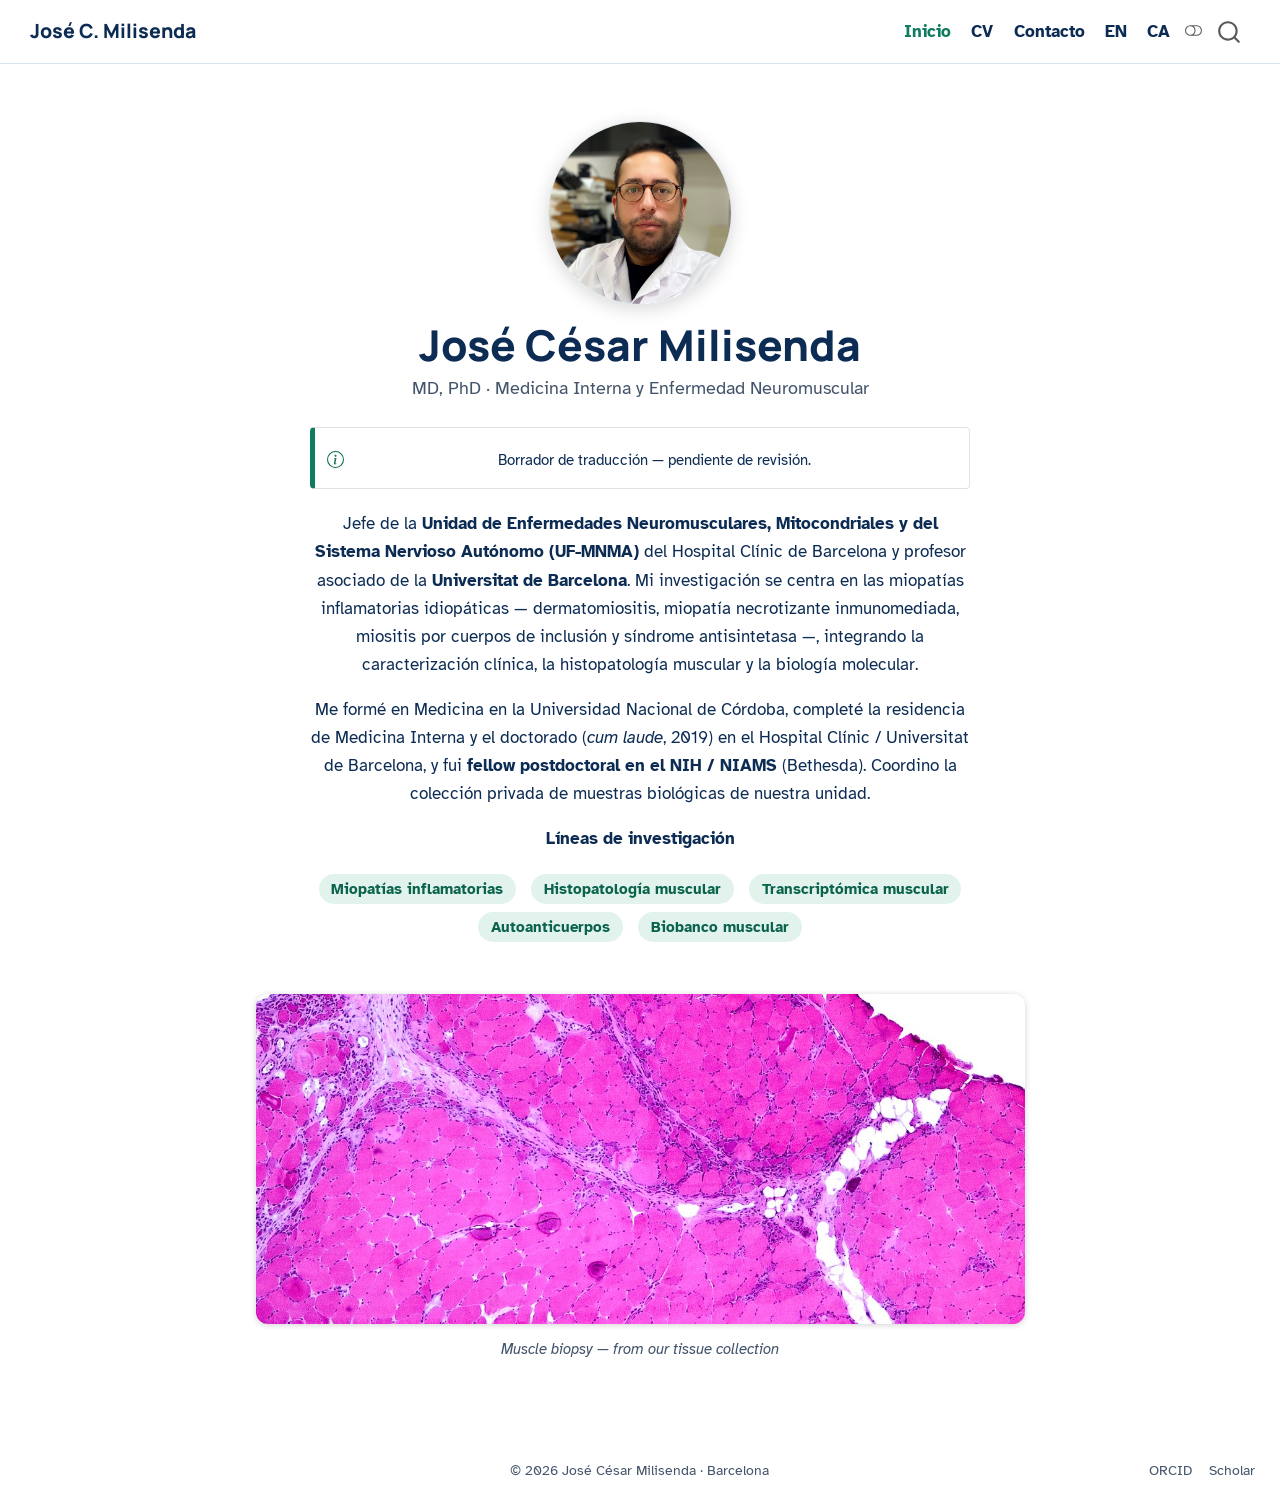
<file: es/index.html>
<!DOCTYPE html>
<html xmlns="http://www.w3.org/1999/xhtml" lang="es" xml:lang="es"><head>

<meta charset="utf-8">
<meta name="generator" content="quarto-1.11.9">

<meta name="viewport" content="width=device-width, initial-scale=1.0, user-scalable=yes">


<title>José C. Milisenda</title>
<style>
/* Default styles provided by pandoc.
** See https://pandoc.org/MANUAL.html#variables-for-html for config info.
*/
span.smallcaps{font-variant: small-caps;}
div.columns{display: flex; gap: 1.5em;}
div.column{flex: auto;}
@media screen {
div.columns{gap: min(4vw, 1.5em);}
div.column{overflow-x: auto;}
}
div.hanging-indent{margin-left: 1.5em; text-indent: -1.5em;}
ul.task-list{list-style: none;}
ul.task-list li input[type="checkbox"] {
  width: 0.8em;
  margin: 0 0.8em 0.2em -1em; /* quarto-specific, see https://github.com/quarto-dev/quarto-cli/issues/4556 */ 
  vertical-align: middle;
}
</style>


<script src="site_libs/quarto-nav/quarto-nav.js"></script>
<script src="site_libs/clipboard/clipboard.min.js"></script>
<script src="site_libs/quarto-search/autocomplete.umd.js"></script>
<script src="site_libs/quarto-search/fuse.min.js"></script>
<script src="site_libs/quarto-search/quarto-search.js"></script>
<meta name="quarto:offset" content="./">
<link href="./assets/favicon.png" rel="icon" type="image/png">
<script src="site_libs/quarto-html/quarto.js" type="module"></script>
<script src="site_libs/quarto-html/tabsets/tabsets.js" type="module"></script>
<script src="site_libs/quarto-html/scrollable-regions/scrollable-regions.js" type="module"></script>
<script src="site_libs/quarto-html/popper.min.js"></script>
<script src="site_libs/quarto-html/tippy.umd.min.js"></script>
<script src="site_libs/quarto-html/anchor.min.js"></script>
<link href="site_libs/quarto-html/tippy.css" rel="stylesheet">
<link href="site_libs/quarto-html/quarto-syntax-highlighting-63b5708e65d6cd79cd7618c58d0c21e7.css" rel="stylesheet" class="quarto-color-scheme" id="quarto-text-highlighting-styles">
<link href="site_libs/quarto-html/quarto-syntax-highlighting-dark-447e42e69aaa9833c0ba1b986f430b20.css" rel="stylesheet" class="quarto-color-scheme quarto-color-alternate" id="quarto-text-highlighting-styles">
<link href="site_libs/quarto-html/quarto-syntax-highlighting-63b5708e65d6cd79cd7618c58d0c21e7.css" rel="stylesheet" class="quarto-color-scheme-extra" id="quarto-text-highlighting-styles">
<script src="site_libs/bootstrap/bootstrap.min.js"></script>
<link href="site_libs/bootstrap/bootstrap-icons.css" rel="stylesheet">
<link href="site_libs/bootstrap/bootstrap-4d6b85aed4ae2a2fc2a6e8ffbc16f66c.min.css" rel="stylesheet" append-hash="true" class="quarto-color-scheme" id="quarto-bootstrap" data-mode="light">
<link href="site_libs/bootstrap/bootstrap-dark-f67148e333f3162b9ec31178d133c363.min.css" rel="stylesheet" append-hash="true" class="quarto-color-scheme quarto-color-alternate" id="quarto-bootstrap" data-mode="dark">
<link href="site_libs/bootstrap/bootstrap-4d6b85aed4ae2a2fc2a6e8ffbc16f66c.min.css" rel="stylesheet" append-hash="true" class="quarto-color-scheme-extra" id="quarto-bootstrap" data-mode="light">
<script id="quarto-search-options" type="application/json">{
  "location": "navbar",
  "copy-button": false,
  "collapse-after": 3,
  "panel-placement": "end",
  "type": "overlay",
  "limit": 50,
  "keyboard-shortcut": [
    "f",
    "/",
    "s"
  ],
  "show-item-context": false,
  "language": {
    "search-no-results-text": "No se han encontrado resultados",
    "search-matching-documents-text": "documentos encontrados",
    "search-copy-link-title": "Copiar el enlace en la búsqueda",
    "search-hide-matches-text": "Ocultar resultados adicionales",
    "search-more-match-text": "resultado adicional en este documento",
    "search-more-matches-text": "resultados adicionales en este documento",
    "search-clear-button-title": "Borrar",
    "search-text-placeholder": "",
    "search-detached-cancel-button-title": "Cancelar",
    "search-submit-button-title": "Enviar",
    "search-label": "Buscar"
  }
}</script>
<style>html{ scroll-behavior: smooth; }</style>


</head>

<body class="nav-fixed quarto-light"><a id="quarto-skip-link" class="visually-hidden-focusable" href="#quarto-document-content">Saltar al contenido principal</a><script id="quarto-html-before-body" type="application/javascript">
    const toggleBodyColorMode = (bsSheetEl) => {
      const mode = bsSheetEl.getAttribute("data-mode");
      const bodyEl = window.document.querySelector("body");
      if (mode === "dark") {
        bodyEl.classList.add("quarto-dark");
        bodyEl.classList.remove("quarto-light");
      } else {
        bodyEl.classList.add("quarto-light");
        bodyEl.classList.remove("quarto-dark");
      }
    }
    const toggleBodyColorPrimary = () => {
      const bsSheetEl = window.document.querySelector("link#quarto-bootstrap:not([rel=disabled-stylesheet])");
      if (bsSheetEl) {
        toggleBodyColorMode(bsSheetEl);
      }
    }
    const setColorSchemeToggle = (alternate) => {
      const toggles = window.document.querySelectorAll('.quarto-color-scheme-toggle');
      for (let i=0; i < toggles.length; i++) {
        const toggle = toggles[i];
        if (toggle) {
          toggle.setAttribute("aria-checked", alternate ? "true" : "false");
          if (alternate) {
            toggle.classList.add("alternate");
          } else {
            toggle.classList.remove("alternate");
          }
        }
      }
    };
    const toggleColorMode = (alternate) => {
      // Switch the stylesheets
      const primaryStylesheets = window.document.querySelectorAll('link.quarto-color-scheme:not(.quarto-color-alternate)');
      const alternateStylesheets = window.document.querySelectorAll('link.quarto-color-scheme.quarto-color-alternate');
      manageTransitions('#quarto-margin-sidebar .nav-link', false);
      if (alternate) {
        // note: dark is layered on light, we don't disable primary!
        enableStylesheet(alternateStylesheets);
        for (const sheetNode of alternateStylesheets) {
          if (sheetNode.id === "quarto-bootstrap") {
            toggleBodyColorMode(sheetNode);
          }
        }
      } else {
        disableStylesheet(alternateStylesheets);
        enableStylesheet(primaryStylesheets)
        toggleBodyColorPrimary();
      }
      manageTransitions('#quarto-margin-sidebar .nav-link', true);
      // Switch the toggles
      setColorSchemeToggle(alternate)
    }
    // Hack to workaround the fact that safari doesn't
    // properly recolor the scrollbar when toggling (#1455).
    // Not run on load: stylesheets are set before first paint there, and
    // scrolling would undo the scroll to a URL fragment (#14973).
    // The one pixel nudge keeps the reader where they were.
    const refreshSafariScrollbar = () => {
      if (navigator.userAgent.indexOf('Safari') > 0 && navigator.userAgent.indexOf('Chrome') == -1) {
        manageTransitions("body", false);
        const scrollY = window.scrollY;
        window.scrollTo(0, scrollY > 0 ? scrollY - 1 : 1);
        setTimeout(() => {
          window.scrollTo(0, scrollY);
          manageTransitions("body", true);
        }, 40);
      }
    }
    const disableStylesheet = (stylesheets) => {
      for (let i=0; i < stylesheets.length; i++) {
        const stylesheet = stylesheets[i];
        stylesheet.rel = 'disabled-stylesheet';
      }
    }
    const enableStylesheet = (stylesheets) => {
      for (let i=0; i < stylesheets.length; i++) {
        const stylesheet = stylesheets[i];
        if(stylesheet.rel !== 'stylesheet') { // for Chrome, which will still FOUC without this check
          stylesheet.rel = 'stylesheet';
        }
      }
    }
    const manageTransitions = (selector, allowTransitions) => {
      const els = window.document.querySelectorAll(selector);
      for (let i=0; i < els.length; i++) {
        const el = els[i];
        if (allowTransitions) {
          el.classList.remove('notransition');
        } else {
          el.classList.add('notransition');
        }
      }
    }
    const isFileUrl = () => {
      return window.location.protocol === 'file:';
    }
    const hasAlternateSentinel = () => {
      let styleSentinel = getColorSchemeSentinel();
      if (styleSentinel !== null) {
        return styleSentinel === "alternate";
      } else {
        return false;
      }
    }
    const setStyleSentinel = (alternate) => {
      const value = alternate ? "alternate" : "default";
      if (!isFileUrl()) {
        window.localStorage.setItem("quarto-color-scheme", value);
      } else {
        localAlternateSentinel = value;
      }
    }
    const getColorSchemeSentinel = () => {
      if (!isFileUrl()) {
        const storageValue = window.localStorage.getItem("quarto-color-scheme");
        return storageValue != null ? storageValue : localAlternateSentinel;
      } else {
        return localAlternateSentinel;
      }
    }
    const toggleGiscusIfUsed = (isAlternate, darkModeDefault) => {
      const baseTheme = document.querySelector('#giscus-base-theme')?.value ?? 'light';
      const alternateTheme = document.querySelector('#giscus-alt-theme')?.value ?? 'dark';
      let newTheme = '';
      if(authorPrefersDark) {
        newTheme = isAlternate ? baseTheme : alternateTheme;
      } else {
        newTheme = isAlternate ? alternateTheme : baseTheme;
      }
      const changeGiscusTheme = () => {
        // From: https://github.com/giscus/giscus/issues/336
        const sendMessage = (message) => {
          const iframe = document.querySelector('iframe.giscus-frame');
          if (!iframe) return;
          iframe.contentWindow.postMessage({ giscus: message }, 'https://giscus.app');
        }
        sendMessage({
          setConfig: {
            theme: newTheme
          }
        });
      }
      const isGiscussLoaded = window.document.querySelector('iframe.giscus-frame') !== null;
      if (isGiscussLoaded) {
        changeGiscusTheme();
      }
    };
    const authorPrefersDark = false;
    const darkModeDefault = authorPrefersDark;
      document.querySelector('link#quarto-text-highlighting-styles.quarto-color-scheme-extra').rel = 'disabled-stylesheet';
      document.querySelector('link#quarto-bootstrap.quarto-color-scheme-extra').rel = 'disabled-stylesheet';
    let localAlternateSentinel = darkModeDefault ? 'alternate' : 'default';
    // Dark / light mode switch
    window.quartoToggleColorScheme = () => {
      // Read the current dark / light value
      let toAlternate = !hasAlternateSentinel();
      toggleColorMode(toAlternate);
      refreshSafariScrollbar();
      setStyleSentinel(toAlternate);
      toggleGiscusIfUsed(toAlternate, darkModeDefault);
      window.dispatchEvent(new Event('resize'));
    };
    // Switch to dark mode if need be
    if (hasAlternateSentinel()) {
      toggleColorMode(true);
    } else {
      toggleColorMode(false);
    }
  </script>

<div id="quarto-search-results"></div>
  <header id="quarto-header" class="headroom fixed-top">
    <nav class="navbar navbar-expand-lg " data-bs-theme="dark" aria-label="Sitio web">
      <div class="navbar-container container-fluid">
      <div class="navbar-brand-container mx-auto">
    <a class="navbar-brand" href="./index.html">
    <span class="navbar-title">José C. Milisenda</span>
    </a>
  </div>
          <button class="navbar-toggler" type="button" data-bs-toggle="collapse" data-bs-target="#navbarCollapse" aria-controls="navbarCollapse" aria-expanded="false" aria-label="Navegación de palanca" onclick="if (window.quartoToggleHeadroom) { window.quartoToggleHeadroom(); }">
  <span class="navbar-toggler-icon"></span>
</button>
          <div class="collapse navbar-collapse" id="navbarCollapse">
            <ul class="navbar-nav navbar-nav-scroll ms-auto">
  <li class="nav-item">
    <a class="nav-link active" href="./index.html" aria-current="page"> 
<span class="menu-text">Inicio</span></a>
  </li>  
  <li class="nav-item">
    <a class="nav-link" href="./cv.html"> 
<span class="menu-text">CV</span></a>
  </li>  
  <li class="nav-item">
    <a class="nav-link" href="./contact.html"> 
<span class="menu-text">Contacto</span></a>
  </li>  
  <li class="nav-item">
    <a class="nav-link" href="./../index.html"> 
<span class="menu-text">EN</span></a>
  </li>  
  <li class="nav-item">
    <a class="nav-link" href="./../ca/index.html"> 
<span class="menu-text">CA</span></a>
  </li>  
</ul>
          </div> <!-- /navcollapse -->
            <div class="quarto-navbar-tools">
  <button type="button" role="switch" aria-checked="false" class="quarto-color-scheme-toggle quarto-navigation-tool  px-1" onclick="window.quartoToggleColorScheme(); return false;" title="Alternar modo oscuro" aria-label="Alternar modo oscuro"><i class="bi"></i></button>
</div>
            <div id="quarto-search" class="" title="Buscar"></div>
      </div> <!-- /container-fluid -->
    </nav>
</header>
<!-- content -->
<div id="quarto-content" class="quarto-container page-columns page-rows-contents page-layout-full page-navbar">
<!-- sidebar -->
<!-- margin-sidebar -->
    
<!-- main -->
<main class="content column-page" id="quarto-document-content" tabindex="-1"><header id="title-block-header" class="quarto-title-block"></header>





<style>
#quarto-content { max-width: 820px !important; margin-left: auto !important; margin-right: auto !important; }
main#quarto-document-content { max-width: 100% !important; }
.hero-center { text-align: center; margin-top: 1.6rem; margin-bottom: 1.4rem; }
.hero-photo-lg { width: 184px; height: 184px; border-radius: 50%; object-fit: cover; border: 1px solid var(--uf-linea, #dce4ec); box-shadow: 0 4px 18px rgba(0,0,0,.16); }
.hero-name { font-family: Manrope, sans-serif; font-weight: 800; font-size: 2.5rem; line-height: 1.1; margin: 1rem 0 0; }
.hero-role2 { color: var(--uf-secundario, #43546b); font-size: 1.08rem; margin-top: .25rem; }
.bio-center { text-align: center; max-width: 660px; margin: 0 auto; }
.bio-center p { margin-bottom: 1rem; }
.bio-center .research-tag { margin: .25rem .3rem; }
.histo-feature { margin: 2.8rem 0 0.5rem; }
.histo-img { display:block; width:100%; height:330px; object-fit:cover; object-position:center 45%; border-radius:12px; box-shadow:0 1px 6px rgba(0,0,0,.18); }
.histo-feature figcaption { text-align: center; font-style: italic; color: var(--uf-secundario, #43546b); font-size: .9rem; margin-top: .7rem; }
</style>
<div class="hero-center">
  <img class="hero-photo-lg" src="assets/profile.png" alt="José César Milisenda">
  <h1 class="hero-name">José César Milisenda</h1>
  <div class="hero-role2">MD, PhD · Medicina Interna y Enfermedad Neuromuscular</div>
</div>
<div class="bio-center">
<div class="callout callout-style-simple callout-note">
<div class="callout-body d-flex">
<div class="callout-icon-container">
<i class="callout-icon"></i>
</div>
<div class="callout-body-container">
<p>Borrador de traducción — pendiente de revisión.</p>
</div>
</div>
</div>
<p>Jefe de la <strong>Unidad de Enfermedades Neuromusculares, Mitocondriales y del Sistema Nervioso Autónomo (UF-MNMA)</strong> del Hospital Clínic de Barcelona y profesor asociado de la <strong>Universitat de Barcelona</strong>. Mi investigación se centra en las miopatías inflamatorias idiopáticas — dermatomiositis, miopatía necrotizante inmunomediada, miositis por cuerpos de inclusión y síndrome antisintetasa —, integrando la caracterización clínica, la histopatología muscular y la biología molecular.</p>
<p>Me formé en Medicina en la Universidad Nacional de Córdoba, completé la residencia de Medicina Interna y el doctorado (<em>cum laude</em>, 2019) en el Hospital Clínic / Universitat de Barcelona, y fui <strong>fellow postdoctoral en el NIH / NIAMS</strong> (Bethesda). Coordino la colección privada de muestras biológicas de nuestra unidad.</p>
<p><strong>Líneas de investigación</strong></p>
<p><span class="research-tag">Miopatías inflamatorias</span> <span class="research-tag">Histopatología muscular</span> <span class="research-tag">Transcriptómica muscular</span> <span class="research-tag">Autoanticuerpos</span> <span class="research-tag">Biobanco muscular</span></p>
</div>
<figure class="histo-feature figure">
  <img class="histo-img figure-img" src="assets/histology.jpg" alt="Muscle biopsy histology">
  <figcaption>Muscle biopsy — from our tissue collection</figcaption>
</figure>



</main> <!-- /main -->
<script id="quarto-html-after-body" type="application/javascript">
  window.document.addEventListener("DOMContentLoaded", function (event) {
    // Ensure there is a toggle, if there isn't float one in the top right
    if (window.document.querySelector('.quarto-color-scheme-toggle') === null) {
      const toggle = window.document.createElement('button');
      toggle.type = "button";
      toggle.setAttribute("role", "switch");
      toggle.setAttribute("aria-checked", "false");
      toggle.classList.add('top-right');
      toggle.classList.add('quarto-color-scheme-toggle');
      toggle.setAttribute("aria-label", "Alternar modo oscuro");
      toggle.onclick = function() { try { window.quartoToggleColorScheme(); } catch {} return false; };
      const i = window.document.createElement("i");
      i.classList.add('bi');
      toggle.appendChild(i);
      // Put the toggle in a landmark of its own, so that landmark navigation
      // can reach it.
      //
      // The container is always a fresh direct child of body, and the toggle is
      // never moved into page furniture that the theme or the author controls.
      // The toggle is positioned against the page, so any ancestor that
      // establishes a containing block captures it: a positioned element or a
      // grid for position: absolute, and transform, filter, will-change or
      // contain for position: fixed. A direct child of body has none of these
      // to inherit, and the shift when one appears is silent and visual.
      //
      // ARIA says a document should have at most one banner, and axe reports a
      // duplicate whether or not the banners carry distinct labels. So use a
      // header when the page has no banner yet, and a named region otherwise.
      //
      // A header is a banner wherever it sits, unless it is inside sectioning
      // content, so this cannot just look at the children of body: a custom
      // page layout wraps the title block header in a plain div. An explicit
      // role="banner" always counts.
      const sectioning = 'article, aside, main, nav, section, [role="article"], [role="complementary"], [role="main"], [role="navigation"], [role="region"]';
      const hasBanner = Array.from(
        window.document.querySelectorAll('header:not([role]), [role="banner"]')
      ).some(function(el) {
        return el.hasAttribute("role") || el.closest(sectioning) === null;
      });
      const container = window.document.createElement(hasBanner ? "div" : "header");
      if (hasBanner) {
        container.setAttribute("role", "region");
        container.setAttribute("aria-label", "Alternar modo oscuro");
      }
      container.classList.add('quarto-color-scheme-toggle-container');
      container.appendChild(toggle);
      window.document.body.appendChild(container);
    }
    setColorSchemeToggle(hasAlternateSentinel())
    const icon = "";
    const anchorJS = new window.AnchorJS();
    anchorJS.options = {
      placement: 'right',
      icon: icon
    };
    anchorJS.add('.anchored');
    const isCodeAnnotation = (el) => {
      for (const clz of el.classList) {
        if (clz.startsWith('code-annotation-')) {                     
          return true;
        }
      }
      return false;
    }
    const onCopySuccess = function(e) {
      // button target
      const button = e.trigger;
      // don't keep focus
      button.blur();
      // flash "checked"
      button.classList.add('code-copy-button-checked');
      var currentTitle = button.getAttribute("title");
      button.setAttribute("title", "Copiado");
      let tooltip;
      if (window.bootstrap) {
        button.setAttribute("data-bs-toggle", "tooltip");
        button.setAttribute("data-bs-placement", "left");
        button.setAttribute("data-bs-title", "Copiado");
        tooltip = new bootstrap.Tooltip(button, 
          { trigger: "manual", 
            customClass: "code-copy-button-tooltip",
            offset: [0, -8]});
        tooltip.show();    
      }
      setTimeout(function() {
        if (tooltip) {
          tooltip.hide();
          button.removeAttribute("data-bs-title");
          button.removeAttribute("data-bs-toggle");
          button.removeAttribute("data-bs-placement");
        }
        button.setAttribute("title", currentTitle);
        button.classList.remove('code-copy-button-checked');
      }, 1000);
      // clear code selection
      e.clearSelection();
    }
    const getTextToCopy = function(trigger) {
      const outerScaffold = trigger.parentElement.cloneNode(true);
      const codeEl = outerScaffold.querySelector('code');
      for (const childEl of codeEl.children) {
        if (isCodeAnnotation(childEl)) {
          childEl.remove();
        }
      }
      return codeEl.innerText;
    }
    const clipboard = new window.ClipboardJS('.code-copy-button:not([data-in-quarto-modal])', {
      text: getTextToCopy
    });
    clipboard.on('success', onCopySuccess);
    if (window.document.getElementById('quarto-embedded-source-code-modal')) {
      const clipboardModal = new window.ClipboardJS('.code-copy-button[data-in-quarto-modal]', {
        text: getTextToCopy,
        container: window.document.getElementById('quarto-embedded-source-code-modal')
      });
      clipboardModal.on('success', onCopySuccess);
    }
      var localhostRegex = new RegExp(/^(?:http|https):\/\/localhost\:?[0-9]*\//);
      var mailtoRegex = new RegExp(/^mailto:/);
        var filterRegex = new RegExp('/' + window.location.host + '/');
      const newWindowLabel = "(opens in a new tab)";
      const newWindowNoteId = "quarto-ext-newwindow-label";
      // Links reference one hidden label through aria-describedby, so the
      // announcement never changes their accessible name.
      var describeNewWindow = (link) => {
        if (!window.document.getElementById(newWindowNoteId)) {
          var newWindowNote = window.document.createElement("span");
          newWindowNote.id = newWindowNoteId;
          newWindowNote.hidden = true;
          newWindowNote.textContent = newWindowLabel;
          window.document.body.appendChild(newWindowNote);
        }
        var describedBy = (link.getAttribute("aria-describedby") || "").split(/\s+/).filter(Boolean);
        if (!describedBy.includes(newWindowNoteId)) {
          describedBy.push(newWindowNoteId);
          link.setAttribute("aria-describedby", describedBy.join(" "));
        }
      }
      var isInternal = (href) => {
          return filterRegex.test(href) || localhostRegex.test(href) || mailtoRegex.test(href);
      }
      // Inspect non-navigation links and adorn them if external
      window.quartoDecorateExternalLinks = function (root) {
     var links = (root || window.document).querySelectorAll('a[href]:not(.nav-link):not(.navbar-brand):not(.toc-action):not(.sidebar-link):not(.sidebar-item-toggle):not(.pagination-link):not(.no-external):not([aria-hidden]):not(.dropdown-item):not(.quarto-navigation-tool):not(.about-link)');
      for (var i=0; i<links.length; i++) {
        const link = links[i];
        if (!isInternal(link.href)) {
          // undo the damage that might have been done by quarto-nav.js in the case of
          // links that we want to consider external
          if (link.dataset.originalHref !== undefined) {
            link.href = link.dataset.originalHref;
          }
            // target, if specified
            link.setAttribute("target", "_blank");
            if (link.getAttribute("rel") === null) {
              link.setAttribute("rel", "noopener");
            }
            describeNewWindow(link);
          if (!link.classList.contains('no-external-icon')) {
          }
        }
      }
      };
      window.quartoDecorateExternalLinks(window.document);
    // Esc closes the popup (WCAG 1.4.13) and focus leaving both trigger and
    // popup closes it (WCAG 2.4.11); tippy handles neither for interactive popups.
    const hideOnEscAndFocusOut = {
      name: 'hideOnEscAndFocusOut',
      defaultValue: true,
      fn(instance) {
        const dismiss = () => {
          // A show scheduled by the trigger delay would otherwise reopen it
          instance.clearDelayTimeouts();
          instance.hide();
        };
        const onKeyDown = (event) => {
          if (event.key !== 'Escape') {
            return;
          }
          // Keep Esc from also reaching page handlers (e.g. reveal.js overview),
          // except an open reveal.js slide menu, which Esc should close too.
          // The menu handles keys only when its keyboard option is on.
          const menuHandlesEsc = window.Reveal?.getPlugin?.('menu')?.isOpen() &&
            window.Reveal.getConfig().menu?.keyboard !== false;
          if (!menuHandlesEsc) {
            event.stopPropagation();
          }
          if (instance.popper.contains(window.document.activeElement)) {
            // Disabled while refocusing so the focus trigger does not reopen it
            instance.disable();
            instance.reference.focus();
            instance.enable();
          }
          dismiss();
        };
        const onFocusOut = (event) => {
          const target = event.relatedTarget;
          if (target && !instance.reference.contains(target) &&
              !instance.popper.contains(target)) {
            dismiss();
          }
        };
        // On the trigger too: a click trigger (code-annotations: select) has no
        // blur handling. Attached for the instance's lifetime so leaving the
        // trigger also cancels a show still pending on the trigger delay.
        instance.reference.addEventListener('focusout', onFocusOut);
        return {
          onShow() {
            window.document.addEventListener('keydown', onKeyDown, true);
            instance.popper.addEventListener('focusout', onFocusOut);
          },
          onHide() {
            window.document.removeEventListener('keydown', onKeyDown, true);
            instance.popper.removeEventListener('focusout', onFocusOut);
          },
          onDestroy() {
            instance.reference.removeEventListener('focusout', onFocusOut);
          },
        };
      },
    };
    function tippyHover(el, contentFn, onTriggerFn, onUntriggerFn) {
      const config = {
        allowHTML: true,
        maxWidth: 500,
        delay: 100,
        arrow: false,
        appendTo: function(el) {
            return el.parentElement;
        },
        interactive: true,
        interactiveBorder: 10,
        theme: 'quarto',
        placement: 'bottom-start',
        plugins: [hideOnEscAndFocusOut],
      };
      if (contentFn) {
        config.content = contentFn;
      }
      if (onTriggerFn) {
        config.onTrigger = onTriggerFn;
      }
      if (onUntriggerFn) {
        config.onUntrigger = onUntriggerFn;
      }
      window.tippy(el, config); 
    }
    const noterefs = window.document.querySelectorAll('a[role="doc-noteref"]');
    for (var i=0; i<noterefs.length; i++) {
      const ref = noterefs[i];
      tippyHover(ref, function() {
        // use id or data attribute instead here
        let href = ref.getAttribute('data-footnote-href') || ref.getAttribute('href');
        try { href = new URL(href).hash; } catch {}
        const id = href.replace(/^#\/?/, "");
        const note = window.document.getElementById(id);
        if (note) {
          return note.innerHTML;
        } else {
          return "";
        }
      });
    }
    const xrefs = window.document.querySelectorAll('a.quarto-xref');
    const processXRef = (id, note) => {
      // Strip column container classes
      const stripColumnClz = (el) => {
        el.classList.remove("page-full", "page-columns");
        if (el.children) {
          for (const child of el.children) {
            stripColumnClz(child);
          }
        }
      }
      stripColumnClz(note)
      if (id === null || id.startsWith('sec-')) {
        // Special case sections, only their first couple elements
        const container = document.createElement("div");
        if (note.children && note.children.length > 2) {
          container.appendChild(note.children[0].cloneNode(true));
          for (let i = 1; i < note.children.length; i++) {
            const child = note.children[i];
            if (child.tagName === "P" && child.innerText === "") {
              continue;
            } else {
              container.appendChild(child.cloneNode(true));
              break;
            }
          }
          if (window.Quarto?.typesetMath) {
            window.Quarto.typesetMath(container);
          }
          return container.innerHTML
        } else {
          if (window.Quarto?.typesetMath) {
            window.Quarto.typesetMath(note);
          }
          return note.innerHTML;
        }
      } else {
        // Remove any anchor links if they are present
        const anchorLink = note.querySelector('a.anchorjs-link');
        if (anchorLink) {
          anchorLink.remove();
        }
        if (window.Quarto?.typesetMath) {
          window.Quarto.typesetMath(note);
        }
        if (note.classList.contains("callout")) {
          return note.outerHTML;
        } else {
          return note.innerHTML;
        }
      }
    }
    for (var i=0; i<xrefs.length; i++) {
      const xref = xrefs[i];
      tippyHover(xref, undefined, function(instance) {
        instance.disable();
        let url = xref.getAttribute('href');
        let hash = undefined; 
        if (url.startsWith('#')) {
          hash = url;
        } else {
          try { hash = new URL(url).hash; } catch {}
        }
        if (hash) {
          const id = hash.replace(/^#\/?/, "");
          const note = window.document.getElementById(id);
          if (note !== null) {
            try {
              const html = processXRef(id, note.cloneNode(true));
              instance.setContent(html);
            } finally {
              instance.enable();
              instance.show();
            }
          } else {
            // See if we can fetch this
            fetch(url.split('#')[0])
            .then(res => res.text())
            .then(html => {
              const parser = new DOMParser();
              const htmlDoc = parser.parseFromString(html, "text/html");
              const note = htmlDoc.getElementById(id);
              if (note !== null) {
                const html = processXRef(id, note);
                instance.setContent(html);
              } 
            }).finally(() => {
              instance.enable();
              instance.show();
            });
          }
        } else {
          // See if we can fetch a full url (with no hash to target)
          // This is a special case and we should probably do some content thinning / targeting
          fetch(url)
          .then(res => res.text())
          .then(html => {
            const parser = new DOMParser();
            const htmlDoc = parser.parseFromString(html, "text/html");
            const note = htmlDoc.querySelector('main.content');
            if (note !== null) {
              // This should only happen for chapter cross references
              // (since there is no id in the URL)
              // remove the first header
              if (note.children.length > 0 && note.children[0].tagName === "HEADER") {
                note.children[0].remove();
              }
              const html = processXRef(null, note);
              instance.setContent(html);
            } 
          }).finally(() => {
            instance.enable();
            instance.show();
          });
        }
      }, function(instance) {
      });
    }
        let selectedAnnoteEl;
        const selectorForAnnotation = ( cell, annotation) => {
          let cellAttr = 'data-code-cell="' + cell + '"';
          let lineAttr = 'data-code-annotation="' +  annotation + '"';
          const selector = 'span[' + cellAttr + '][' + lineAttr + ']';
          return selector;
        }
        const selectCodeLines = (annoteEl) => {
          const doc = window.document;
          const targetCell = annoteEl.getAttribute("data-target-cell");
          const targetAnnotation = annoteEl.getAttribute("data-target-annotation");
          const annoteSpan = window.document.querySelector(selectorForAnnotation(targetCell, targetAnnotation));
          const lines = annoteSpan.getAttribute("data-code-lines").split(",");
          const lineIds = lines.map((line) => {
            return targetCell + "-" + line;
          })
          // Each band is positioned against its own containing block, which is
          // not the offsetParent of the lines, so place it from client rects.
          const placeBand = (band, firstEl, lastEl, codeBlock) => {
            const container = band.offsetParent;
            if (container === null) {
              return;
            }
            const containerRect = container.getBoundingClientRect();
            // Reveal.js scales slides with a transform, so convert client
            // pixels back to the CSS pixels of the container.
            const scale = containerRect.height / container.offsetHeight || 1;
            const firstRect = firstEl.getBoundingClientRect();
            const lastRect = lastEl.getBoundingClientRect();
            const top = (firstRect.top - containerRect.top) / scale - container.clientTop + container.scrollTop;
            const height = (lastRect.bottom - firstRect.top) / scale;
            band.style.top = top - 2 + "px";
            band.style.height = height + 4 + "px";
            if (codeBlock) {
              // Without the copy button wrapper, the containing block is wider
              // than the code block, so span the code block explicitly.
              const blockRect = codeBlock.getBoundingClientRect();
              band.style.left = (blockRect.left - containerRect.left) / scale - container.clientLeft + container.scrollLeft + "px";
              band.style.width = blockRect.width / scale + "px";
            }
          };
          if (lineIds.length > 0) {
            const el = window.document.getElementById(lineIds[0]);
            const lastEl = window.document.getElementById(lineIds[lineIds.length - 1]);
            const parent = el.parentElement.parentElement;
            // cook up a div (if necessary) and position it
            let div = window.document.getElementById("code-annotation-line-highlight");
            if (div === null) {
              div = window.document.createElement("div");
              div.setAttribute("id", "code-annotation-line-highlight");
              div.style.position = 'absolute';
              parent.appendChild(div);
            }
            placeBand(div, el, lastEl, parent.closest("div.sourceCode") || parent);
            let gutterDiv = window.document.getElementById("code-annotation-line-highlight-gutter");
            if (gutterDiv === null) {
              gutterDiv = window.document.createElement("div");
              gutterDiv.setAttribute("id", "code-annotation-line-highlight-gutter");
              gutterDiv.style.position = 'absolute';
              const codeCell = window.document.getElementById(targetCell);
              const gutter = codeCell.querySelector('.code-annotation-gutter');
              gutter.appendChild(gutterDiv);
            }
            placeBand(gutterDiv, el, lastEl);
            selectedAnnoteEl = annoteEl;
          }
        };
        const unselectCodeLines = () => {
          const elementsIds = ["code-annotation-line-highlight", "code-annotation-line-highlight-gutter"];
          elementsIds.forEach((elId) => {
            const div = window.document.getElementById(elId);
            if (div) {
              div.remove();
            }
          });
          selectedAnnoteEl = undefined;
        };
          // Handle positioning of the toggle
      window.addEventListener(
        "resize",
        throttle(() => {
          elRect = undefined;
          if (selectedAnnoteEl) {
            selectCodeLines(selectedAnnoteEl);
          }
        }, 10)
      );
      function throttle(fn, ms) {
      let throttle = false;
      let timer;
        return (...args) => {
          if(!throttle) { // first call gets through
              fn.apply(this, args);
              throttle = true;
          } else { // all the others get throttled
              if(timer) clearTimeout(timer); // cancel #2
              timer = setTimeout(() => {
                fn.apply(this, args);
                timer = throttle = false;
              }, ms);
          }
        };
      }
        // Attach click handler to the DT
        const annoteDls = window.document.querySelectorAll('dt[data-target-cell]');
        for (const annoteDlNode of annoteDls) {
          annoteDlNode.addEventListener('click', (event) => {
            const clickedEl = event.target;
            if (clickedEl !== selectedAnnoteEl) {
              unselectCodeLines();
              const activeEl = window.document.querySelector('dt[data-target-cell].code-annotation-active');
              if (activeEl) {
                activeEl.classList.remove('code-annotation-active');
              }
              selectCodeLines(clickedEl);
              clickedEl.classList.add('code-annotation-active');
            } else {
              // Unselect the line
              unselectCodeLines();
              clickedEl.classList.remove('code-annotation-active');
            }
          });
        }
    const findCites = (el) => {
      const parentEl = el.parentElement;
      if (parentEl) {
        const cites = parentEl.dataset.cites;
        if (cites) {
          return {
            el,
            cites: cites.split(' ')
          };
        } else {
          return findCites(el.parentElement)
        }
      } else {
        return undefined;
      }
    };
    var bibliorefs = window.document.querySelectorAll('a[role="doc-biblioref"]');
    for (var i=0; i<bibliorefs.length; i++) {
      const ref = bibliorefs[i];
      const citeInfo = findCites(ref);
      if (citeInfo) {
        tippyHover(citeInfo.el, function() {
          var popup = window.document.createElement('div');
          citeInfo.cites.forEach(function(cite) {
            var citeDiv = window.document.createElement('div');
            citeDiv.classList.add('hanging-indent');
            citeDiv.classList.add('csl-entry');
            var biblioDiv = window.document.getElementById('ref-' + cite);
            if (biblioDiv) {
              citeDiv.innerHTML = biblioDiv.innerHTML;
            }
            popup.appendChild(citeDiv);
          });
          return popup.innerHTML;
        });
      }
    }
  });
  </script>
  <script type="application/javascript">
  window.quartoScrollableRegionsLabels = {"code":"Código desplazable","output":"Salida desplazable"};
  </script>
</div> <!-- /content -->
<footer class="footer">
  <div class="nav-footer">
    <div class="nav-footer-left">
      &nbsp;
    </div>   
    <div class="nav-footer-center">
<p>© 2026 José César Milisenda · Barcelona</p>
</div>
    <div class="nav-footer-right">
      <ul class="footer-items list-unstyled">
    <li class="nav-item">
    <a class="nav-link" href="https://orcid.org/0000-0003-0151-7872">
<p>ORCID</p>
</a>
  </li>  
    <li class="nav-item">
    <a class="nav-link" href="https://scholar.google.com/citations?user=VnfHQaQAAAAJ">
<p>Scholar</p>
</a>
  </li>  
</ul>
    </div>
  </div>
</footer>




<script src="site_libs/quarto-html/zenscroll-min.js"></script>
</body></html>
</file>
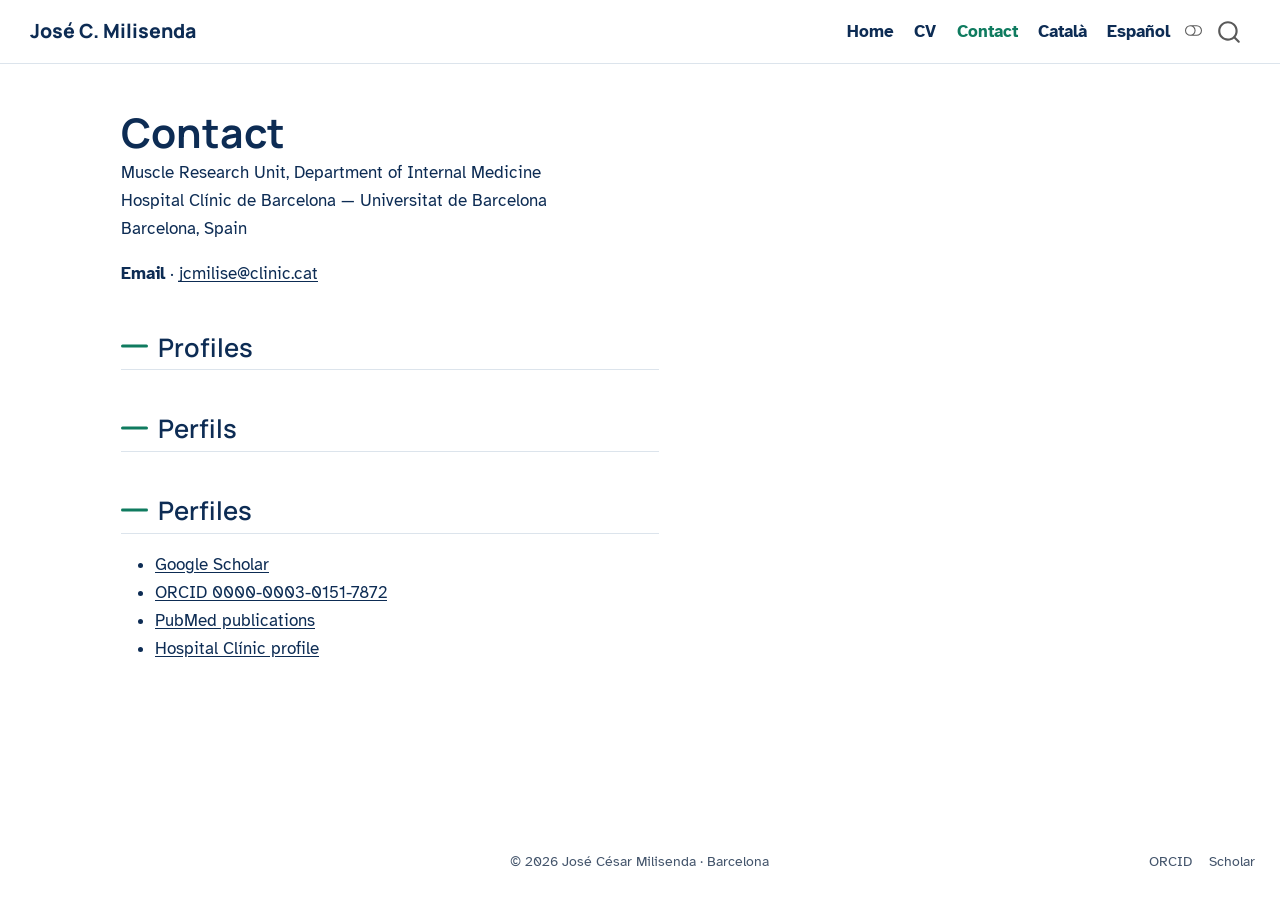
<file: contact.html>
<!DOCTYPE html>
<html xmlns="http://www.w3.org/1999/xhtml" lang="en" xml:lang="en"><head>

<meta charset="utf-8">
<meta name="generator" content="quarto-1.11.9">

<meta name="viewport" content="width=device-width, initial-scale=1.0, user-scalable=yes">


<title>Contact — José C. Milisenda – José C. Milisenda</title>
<style>
/* Default styles provided by pandoc.
** See https://pandoc.org/MANUAL.html#variables-for-html for config info.
*/
span.smallcaps{font-variant: small-caps;}
div.columns{display: flex; gap: 1.5em;}
div.column{flex: auto;}
@media screen {
div.columns{gap: min(4vw, 1.5em);}
div.column{overflow-x: auto;}
}
div.hanging-indent{margin-left: 1.5em; text-indent: -1.5em;}
ul.task-list{list-style: none;}
ul.task-list li input[type="checkbox"] {
  width: 0.8em;
  margin: 0 0.8em 0.2em -1em; /* quarto-specific, see https://github.com/quarto-dev/quarto-cli/issues/4556 */ 
  vertical-align: middle;
}
</style>


<script src="site_libs/quarto-nav/quarto-nav.js"></script>
<script src="site_libs/clipboard/clipboard.min.js"></script>
<script src="site_libs/quarto-search/autocomplete.umd.js"></script>
<script src="site_libs/quarto-search/fuse.min.js"></script>
<script src="site_libs/quarto-search/quarto-search.js"></script>
<meta name="quarto:offset" content="./">
<link href="./assets/favicon.png" rel="icon" type="image/png">
<script src="site_libs/quarto-html/quarto.js" type="module"></script>
<script src="site_libs/quarto-html/tabsets/tabsets.js" type="module"></script>
<script src="site_libs/quarto-html/scrollable-regions/scrollable-regions.js" type="module"></script>
<script src="site_libs/quarto-html/popper.min.js"></script>
<script src="site_libs/quarto-html/tippy.umd.min.js"></script>
<script src="site_libs/quarto-html/anchor.min.js"></script>
<link href="site_libs/quarto-html/tippy.css" rel="stylesheet">
<link href="site_libs/quarto-html/quarto-syntax-highlighting-63b5708e65d6cd79cd7618c58d0c21e7.css" rel="stylesheet" class="quarto-color-scheme" id="quarto-text-highlighting-styles">
<link href="site_libs/quarto-html/quarto-syntax-highlighting-dark-447e42e69aaa9833c0ba1b986f430b20.css" rel="stylesheet" class="quarto-color-scheme quarto-color-alternate" id="quarto-text-highlighting-styles">
<link href="site_libs/quarto-html/quarto-syntax-highlighting-63b5708e65d6cd79cd7618c58d0c21e7.css" rel="stylesheet" class="quarto-color-scheme-extra" id="quarto-text-highlighting-styles">
<script src="site_libs/bootstrap/bootstrap.min.js"></script>
<link href="site_libs/bootstrap/bootstrap-icons.css" rel="stylesheet">
<link href="site_libs/bootstrap/bootstrap-4d6b85aed4ae2a2fc2a6e8ffbc16f66c.min.css" rel="stylesheet" append-hash="true" class="quarto-color-scheme" id="quarto-bootstrap" data-mode="light">
<link href="site_libs/bootstrap/bootstrap-dark-f67148e333f3162b9ec31178d133c363.min.css" rel="stylesheet" append-hash="true" class="quarto-color-scheme quarto-color-alternate" id="quarto-bootstrap" data-mode="dark">
<link href="site_libs/bootstrap/bootstrap-4d6b85aed4ae2a2fc2a6e8ffbc16f66c.min.css" rel="stylesheet" append-hash="true" class="quarto-color-scheme-extra" id="quarto-bootstrap" data-mode="light">
<script id="quarto-search-options" type="application/json">{
  "location": "navbar",
  "copy-button": false,
  "collapse-after": 3,
  "panel-placement": "end",
  "type": "overlay",
  "limit": 50,
  "keyboard-shortcut": [
    "f",
    "/",
    "s"
  ],
  "show-item-context": false,
  "language": {
    "search-no-results-text": "No results",
    "search-matching-documents-text": "matching documents",
    "search-copy-link-title": "Copy link to search",
    "search-hide-matches-text": "Hide additional matches",
    "search-more-match-text": "more match in this document",
    "search-more-matches-text": "more matches in this document",
    "search-clear-button-title": "Clear",
    "search-text-placeholder": "",
    "search-detached-cancel-button-title": "Cancel",
    "search-submit-button-title": "Submit",
    "search-label": "Search"
  }
}</script>
<style>html{ scroll-behavior: smooth; }</style>


</head>

<body class="nav-fixed fullcontent quarto-light"><a id="quarto-skip-link" class="visually-hidden-focusable" href="#quarto-document-content">Skip to main content</a><script id="quarto-html-before-body" type="application/javascript">
    const toggleBodyColorMode = (bsSheetEl) => {
      const mode = bsSheetEl.getAttribute("data-mode");
      const bodyEl = window.document.querySelector("body");
      if (mode === "dark") {
        bodyEl.classList.add("quarto-dark");
        bodyEl.classList.remove("quarto-light");
      } else {
        bodyEl.classList.add("quarto-light");
        bodyEl.classList.remove("quarto-dark");
      }
    }
    const toggleBodyColorPrimary = () => {
      const bsSheetEl = window.document.querySelector("link#quarto-bootstrap:not([rel=disabled-stylesheet])");
      if (bsSheetEl) {
        toggleBodyColorMode(bsSheetEl);
      }
    }
    const setColorSchemeToggle = (alternate) => {
      const toggles = window.document.querySelectorAll('.quarto-color-scheme-toggle');
      for (let i=0; i < toggles.length; i++) {
        const toggle = toggles[i];
        if (toggle) {
          toggle.setAttribute("aria-checked", alternate ? "true" : "false");
          if (alternate) {
            toggle.classList.add("alternate");
          } else {
            toggle.classList.remove("alternate");
          }
        }
      }
    };
    const toggleColorMode = (alternate) => {
      // Switch the stylesheets
      const primaryStylesheets = window.document.querySelectorAll('link.quarto-color-scheme:not(.quarto-color-alternate)');
      const alternateStylesheets = window.document.querySelectorAll('link.quarto-color-scheme.quarto-color-alternate');
      manageTransitions('#quarto-margin-sidebar .nav-link', false);
      if (alternate) {
        // note: dark is layered on light, we don't disable primary!
        enableStylesheet(alternateStylesheets);
        for (const sheetNode of alternateStylesheets) {
          if (sheetNode.id === "quarto-bootstrap") {
            toggleBodyColorMode(sheetNode);
          }
        }
      } else {
        disableStylesheet(alternateStylesheets);
        enableStylesheet(primaryStylesheets)
        toggleBodyColorPrimary();
      }
      manageTransitions('#quarto-margin-sidebar .nav-link', true);
      // Switch the toggles
      setColorSchemeToggle(alternate)
    }
    // Hack to workaround the fact that safari doesn't
    // properly recolor the scrollbar when toggling (#1455).
    // Not run on load: stylesheets are set before first paint there, and
    // scrolling would undo the scroll to a URL fragment (#14973).
    // The one pixel nudge keeps the reader where they were.
    const refreshSafariScrollbar = () => {
      if (navigator.userAgent.indexOf('Safari') > 0 && navigator.userAgent.indexOf('Chrome') == -1) {
        manageTransitions("body", false);
        const scrollY = window.scrollY;
        window.scrollTo(0, scrollY > 0 ? scrollY - 1 : 1);
        setTimeout(() => {
          window.scrollTo(0, scrollY);
          manageTransitions("body", true);
        }, 40);
      }
    }
    const disableStylesheet = (stylesheets) => {
      for (let i=0; i < stylesheets.length; i++) {
        const stylesheet = stylesheets[i];
        stylesheet.rel = 'disabled-stylesheet';
      }
    }
    const enableStylesheet = (stylesheets) => {
      for (let i=0; i < stylesheets.length; i++) {
        const stylesheet = stylesheets[i];
        if(stylesheet.rel !== 'stylesheet') { // for Chrome, which will still FOUC without this check
          stylesheet.rel = 'stylesheet';
        }
      }
    }
    const manageTransitions = (selector, allowTransitions) => {
      const els = window.document.querySelectorAll(selector);
      for (let i=0; i < els.length; i++) {
        const el = els[i];
        if (allowTransitions) {
          el.classList.remove('notransition');
        } else {
          el.classList.add('notransition');
        }
      }
    }
    const isFileUrl = () => {
      return window.location.protocol === 'file:';
    }
    const hasAlternateSentinel = () => {
      let styleSentinel = getColorSchemeSentinel();
      if (styleSentinel !== null) {
        return styleSentinel === "alternate";
      } else {
        return false;
      }
    }
    const setStyleSentinel = (alternate) => {
      const value = alternate ? "alternate" : "default";
      if (!isFileUrl()) {
        window.localStorage.setItem("quarto-color-scheme", value);
      } else {
        localAlternateSentinel = value;
      }
    }
    const getColorSchemeSentinel = () => {
      if (!isFileUrl()) {
        const storageValue = window.localStorage.getItem("quarto-color-scheme");
        return storageValue != null ? storageValue : localAlternateSentinel;
      } else {
        return localAlternateSentinel;
      }
    }
    const toggleGiscusIfUsed = (isAlternate, darkModeDefault) => {
      const baseTheme = document.querySelector('#giscus-base-theme')?.value ?? 'light';
      const alternateTheme = document.querySelector('#giscus-alt-theme')?.value ?? 'dark';
      let newTheme = '';
      if(authorPrefersDark) {
        newTheme = isAlternate ? baseTheme : alternateTheme;
      } else {
        newTheme = isAlternate ? alternateTheme : baseTheme;
      }
      const changeGiscusTheme = () => {
        // From: https://github.com/giscus/giscus/issues/336
        const sendMessage = (message) => {
          const iframe = document.querySelector('iframe.giscus-frame');
          if (!iframe) return;
          iframe.contentWindow.postMessage({ giscus: message }, 'https://giscus.app');
        }
        sendMessage({
          setConfig: {
            theme: newTheme
          }
        });
      }
      const isGiscussLoaded = window.document.querySelector('iframe.giscus-frame') !== null;
      if (isGiscussLoaded) {
        changeGiscusTheme();
      }
    };
    const authorPrefersDark = false;
    const darkModeDefault = authorPrefersDark;
      document.querySelector('link#quarto-text-highlighting-styles.quarto-color-scheme-extra').rel = 'disabled-stylesheet';
      document.querySelector('link#quarto-bootstrap.quarto-color-scheme-extra').rel = 'disabled-stylesheet';
    let localAlternateSentinel = darkModeDefault ? 'alternate' : 'default';
    // Dark / light mode switch
    window.quartoToggleColorScheme = () => {
      // Read the current dark / light value
      let toAlternate = !hasAlternateSentinel();
      toggleColorMode(toAlternate);
      refreshSafariScrollbar();
      setStyleSentinel(toAlternate);
      toggleGiscusIfUsed(toAlternate, darkModeDefault);
      window.dispatchEvent(new Event('resize'));
    };
    // Switch to dark mode if need be
    if (hasAlternateSentinel()) {
      toggleColorMode(true);
    } else {
      toggleColorMode(false);
    }
  </script>

<div id="quarto-search-results"></div>
  <header id="quarto-header" class="headroom fixed-top">
    <nav class="navbar navbar-expand-lg " data-bs-theme="dark" aria-label="Site">
      <div class="navbar-container container-fluid">
      <div class="navbar-brand-container mx-auto">
    <a class="navbar-brand" href="./index.html">
    <span class="navbar-title">José C. Milisenda</span>
    </a>
  </div>
          <button class="navbar-toggler" type="button" data-bs-toggle="collapse" data-bs-target="#navbarCollapse" aria-controls="navbarCollapse" aria-expanded="false" aria-label="Toggle navigation" onclick="if (window.quartoToggleHeadroom) { window.quartoToggleHeadroom(); }">
  <span class="navbar-toggler-icon"></span>
</button>
          <div class="collapse navbar-collapse" id="navbarCollapse">
            <ul class="navbar-nav navbar-nav-scroll ms-auto">
  <li class="nav-item">
    <a class="nav-link" href="./index.html"> 
<span class="menu-text">Home</span></a>
  </li>  
  <li class="nav-item">
    <a class="nav-link" href="./cv.html"> 
<span class="menu-text">CV</span></a>
  </li>  
  <li class="nav-item">
    <a class="nav-link active" href="./contact.html" aria-current="page"> 
<span class="menu-text">Contact</span></a>
  </li>  
  <li class="nav-item">
    <a class="nav-link" href="./ca/index.html"> 
<span class="menu-text">Català</span></a>
  </li>  
  <li class="nav-item">
    <a class="nav-link" href="./es/index.html"> 
<span class="menu-text">Español</span></a>
  </li>  
</ul>
          </div> <!-- /navcollapse -->
            <div class="quarto-navbar-tools">
  <button type="button" role="switch" aria-checked="false" class="quarto-color-scheme-toggle quarto-navigation-tool  px-1" onclick="window.quartoToggleColorScheme(); return false;" title="Toggle dark mode" aria-label="Toggle dark mode"><i class="bi"></i></button>
</div>
            <div id="quarto-search" class="" title="Search"></div>
      </div> <!-- /container-fluid -->
    </nav>
</header>
<!-- content -->
<div id="quarto-content" class="quarto-container page-columns page-rows-contents page-layout-article page-navbar">
<!-- sidebar -->
<!-- margin-sidebar -->
    
<!-- main -->
<main class="content" id="quarto-document-content" tabindex="-1"><header id="title-block-header" class="quarto-title-block"></header>





<section id="contact" class="level1 title">
<h1 class="title">Contact</h1>
<p>Muscle Research Unit, Department of Internal Medicine<br> Hospital Clínic de Barcelona — Universitat de Barcelona<br> Barcelona, Spain</p>
<p><strong>Email</strong> · <a href="mailto:jcmilise@clinic.cat">jcmilise@clinic.cat</a></p>
<section id="profiles" class="level2 content-visible" data-when-profile="en">
<h2 class="content-visible anchored" data-when-profile="en" data-anchor-id="profiles">Profiles</h2>
</section>
<section id="perfils" class="level2 content-visible" data-when-profile="ca">
<h2 class="content-visible anchored" data-when-profile="ca" data-anchor-id="perfils">Perfils</h2>
</section>
<section id="perfiles" class="level2 content-visible" data-when-profile="es">
<h2 class="content-visible anchored" data-when-profile="es" data-anchor-id="perfiles">Perfiles</h2>
<ul>
<li><a href="https://scholar.google.com/citations?user=VnfHQaQAAAAJ">Google Scholar</a></li>
<li><a href="https://orcid.org/0000-0003-0151-7872">ORCID 0000-0003-0151-7872</a></li>
<li><a href="https://pubmed.ncbi.nlm.nih.gov/?term=Milisenda+JC%5BAuthor%5D">PubMed publications</a></li>
<li><a href="https://www.clinicbarcelona.org/profesionales/jose-milisenda">Hospital Clínic profile</a></li>
</ul>


</section>
</section>

</main> <!-- /main -->
<script id="quarto-html-after-body" type="application/javascript">
  window.document.addEventListener("DOMContentLoaded", function (event) {
    // Ensure there is a toggle, if there isn't float one in the top right
    if (window.document.querySelector('.quarto-color-scheme-toggle') === null) {
      const toggle = window.document.createElement('button');
      toggle.type = "button";
      toggle.setAttribute("role", "switch");
      toggle.setAttribute("aria-checked", "false");
      toggle.classList.add('top-right');
      toggle.classList.add('quarto-color-scheme-toggle');
      toggle.setAttribute("aria-label", "Toggle dark mode");
      toggle.onclick = function() { try { window.quartoToggleColorScheme(); } catch {} return false; };
      const i = window.document.createElement("i");
      i.classList.add('bi');
      toggle.appendChild(i);
      // Put the toggle in a landmark of its own, so that landmark navigation
      // can reach it.
      //
      // The container is always a fresh direct child of body, and the toggle is
      // never moved into page furniture that the theme or the author controls.
      // The toggle is positioned against the page, so any ancestor that
      // establishes a containing block captures it: a positioned element or a
      // grid for position: absolute, and transform, filter, will-change or
      // contain for position: fixed. A direct child of body has none of these
      // to inherit, and the shift when one appears is silent and visual.
      //
      // ARIA says a document should have at most one banner, and axe reports a
      // duplicate whether or not the banners carry distinct labels. So use a
      // header when the page has no banner yet, and a named region otherwise.
      //
      // A header is a banner wherever it sits, unless it is inside sectioning
      // content, so this cannot just look at the children of body: a custom
      // page layout wraps the title block header in a plain div. An explicit
      // role="banner" always counts.
      const sectioning = 'article, aside, main, nav, section, [role="article"], [role="complementary"], [role="main"], [role="navigation"], [role="region"]';
      const hasBanner = Array.from(
        window.document.querySelectorAll('header:not([role]), [role="banner"]')
      ).some(function(el) {
        return el.hasAttribute("role") || el.closest(sectioning) === null;
      });
      const container = window.document.createElement(hasBanner ? "div" : "header");
      if (hasBanner) {
        container.setAttribute("role", "region");
        container.setAttribute("aria-label", "Toggle dark mode");
      }
      container.classList.add('quarto-color-scheme-toggle-container');
      container.appendChild(toggle);
      window.document.body.appendChild(container);
    }
    setColorSchemeToggle(hasAlternateSentinel())
    const icon = "";
    const anchorJS = new window.AnchorJS();
    anchorJS.options = {
      placement: 'right',
      icon: icon
    };
    anchorJS.add('.anchored');
    const isCodeAnnotation = (el) => {
      for (const clz of el.classList) {
        if (clz.startsWith('code-annotation-')) {                     
          return true;
        }
      }
      return false;
    }
    const onCopySuccess = function(e) {
      // button target
      const button = e.trigger;
      // don't keep focus
      button.blur();
      // flash "checked"
      button.classList.add('code-copy-button-checked');
      var currentTitle = button.getAttribute("title");
      button.setAttribute("title", "Copied!");
      let tooltip;
      if (window.bootstrap) {
        button.setAttribute("data-bs-toggle", "tooltip");
        button.setAttribute("data-bs-placement", "left");
        button.setAttribute("data-bs-title", "Copied!");
        tooltip = new bootstrap.Tooltip(button, 
          { trigger: "manual", 
            customClass: "code-copy-button-tooltip",
            offset: [0, -8]});
        tooltip.show();    
      }
      setTimeout(function() {
        if (tooltip) {
          tooltip.hide();
          button.removeAttribute("data-bs-title");
          button.removeAttribute("data-bs-toggle");
          button.removeAttribute("data-bs-placement");
        }
        button.setAttribute("title", currentTitle);
        button.classList.remove('code-copy-button-checked');
      }, 1000);
      // clear code selection
      e.clearSelection();
    }
    const getTextToCopy = function(trigger) {
      const outerScaffold = trigger.parentElement.cloneNode(true);
      const codeEl = outerScaffold.querySelector('code');
      for (const childEl of codeEl.children) {
        if (isCodeAnnotation(childEl)) {
          childEl.remove();
        }
      }
      return codeEl.innerText;
    }
    const clipboard = new window.ClipboardJS('.code-copy-button:not([data-in-quarto-modal])', {
      text: getTextToCopy
    });
    clipboard.on('success', onCopySuccess);
    if (window.document.getElementById('quarto-embedded-source-code-modal')) {
      const clipboardModal = new window.ClipboardJS('.code-copy-button[data-in-quarto-modal]', {
        text: getTextToCopy,
        container: window.document.getElementById('quarto-embedded-source-code-modal')
      });
      clipboardModal.on('success', onCopySuccess);
    }
      var localhostRegex = new RegExp(/^(?:http|https):\/\/localhost\:?[0-9]*\//);
      var mailtoRegex = new RegExp(/^mailto:/);
        var filterRegex = new RegExp('/' + window.location.host + '/');
      const newWindowLabel = "(opens in a new tab)";
      const newWindowNoteId = "quarto-ext-newwindow-label";
      // Links reference one hidden label through aria-describedby, so the
      // announcement never changes their accessible name.
      var describeNewWindow = (link) => {
        if (!window.document.getElementById(newWindowNoteId)) {
          var newWindowNote = window.document.createElement("span");
          newWindowNote.id = newWindowNoteId;
          newWindowNote.hidden = true;
          newWindowNote.textContent = newWindowLabel;
          window.document.body.appendChild(newWindowNote);
        }
        var describedBy = (link.getAttribute("aria-describedby") || "").split(/\s+/).filter(Boolean);
        if (!describedBy.includes(newWindowNoteId)) {
          describedBy.push(newWindowNoteId);
          link.setAttribute("aria-describedby", describedBy.join(" "));
        }
      }
      var isInternal = (href) => {
          return filterRegex.test(href) || localhostRegex.test(href) || mailtoRegex.test(href);
      }
      // Inspect non-navigation links and adorn them if external
      window.quartoDecorateExternalLinks = function (root) {
     var links = (root || window.document).querySelectorAll('a[href]:not(.nav-link):not(.navbar-brand):not(.toc-action):not(.sidebar-link):not(.sidebar-item-toggle):not(.pagination-link):not(.no-external):not([aria-hidden]):not(.dropdown-item):not(.quarto-navigation-tool):not(.about-link)');
      for (var i=0; i<links.length; i++) {
        const link = links[i];
        if (!isInternal(link.href)) {
          // undo the damage that might have been done by quarto-nav.js in the case of
          // links that we want to consider external
          if (link.dataset.originalHref !== undefined) {
            link.href = link.dataset.originalHref;
          }
            // target, if specified
            link.setAttribute("target", "_blank");
            if (link.getAttribute("rel") === null) {
              link.setAttribute("rel", "noopener");
            }
            describeNewWindow(link);
          if (!link.classList.contains('no-external-icon')) {
          }
        }
      }
      };
      window.quartoDecorateExternalLinks(window.document);
    // Esc closes the popup (WCAG 1.4.13) and focus leaving both trigger and
    // popup closes it (WCAG 2.4.11); tippy handles neither for interactive popups.
    const hideOnEscAndFocusOut = {
      name: 'hideOnEscAndFocusOut',
      defaultValue: true,
      fn(instance) {
        const dismiss = () => {
          // A show scheduled by the trigger delay would otherwise reopen it
          instance.clearDelayTimeouts();
          instance.hide();
        };
        const onKeyDown = (event) => {
          if (event.key !== 'Escape') {
            return;
          }
          // Keep Esc from also reaching page handlers (e.g. reveal.js overview),
          // except an open reveal.js slide menu, which Esc should close too.
          // The menu handles keys only when its keyboard option is on.
          const menuHandlesEsc = window.Reveal?.getPlugin?.('menu')?.isOpen() &&
            window.Reveal.getConfig().menu?.keyboard !== false;
          if (!menuHandlesEsc) {
            event.stopPropagation();
          }
          if (instance.popper.contains(window.document.activeElement)) {
            // Disabled while refocusing so the focus trigger does not reopen it
            instance.disable();
            instance.reference.focus();
            instance.enable();
          }
          dismiss();
        };
        const onFocusOut = (event) => {
          const target = event.relatedTarget;
          if (target && !instance.reference.contains(target) &&
              !instance.popper.contains(target)) {
            dismiss();
          }
        };
        // On the trigger too: a click trigger (code-annotations: select) has no
        // blur handling. Attached for the instance's lifetime so leaving the
        // trigger also cancels a show still pending on the trigger delay.
        instance.reference.addEventListener('focusout', onFocusOut);
        return {
          onShow() {
            window.document.addEventListener('keydown', onKeyDown, true);
            instance.popper.addEventListener('focusout', onFocusOut);
          },
          onHide() {
            window.document.removeEventListener('keydown', onKeyDown, true);
            instance.popper.removeEventListener('focusout', onFocusOut);
          },
          onDestroy() {
            instance.reference.removeEventListener('focusout', onFocusOut);
          },
        };
      },
    };
    function tippyHover(el, contentFn, onTriggerFn, onUntriggerFn) {
      const config = {
        allowHTML: true,
        maxWidth: 500,
        delay: 100,
        arrow: false,
        appendTo: function(el) {
            return el.parentElement;
        },
        interactive: true,
        interactiveBorder: 10,
        theme: 'quarto',
        placement: 'bottom-start',
        plugins: [hideOnEscAndFocusOut],
      };
      if (contentFn) {
        config.content = contentFn;
      }
      if (onTriggerFn) {
        config.onTrigger = onTriggerFn;
      }
      if (onUntriggerFn) {
        config.onUntrigger = onUntriggerFn;
      }
      window.tippy(el, config); 
    }
    const noterefs = window.document.querySelectorAll('a[role="doc-noteref"]');
    for (var i=0; i<noterefs.length; i++) {
      const ref = noterefs[i];
      tippyHover(ref, function() {
        // use id or data attribute instead here
        let href = ref.getAttribute('data-footnote-href') || ref.getAttribute('href');
        try { href = new URL(href).hash; } catch {}
        const id = href.replace(/^#\/?/, "");
        const note = window.document.getElementById(id);
        if (note) {
          return note.innerHTML;
        } else {
          return "";
        }
      });
    }
    const xrefs = window.document.querySelectorAll('a.quarto-xref');
    const processXRef = (id, note) => {
      // Strip column container classes
      const stripColumnClz = (el) => {
        el.classList.remove("page-full", "page-columns");
        if (el.children) {
          for (const child of el.children) {
            stripColumnClz(child);
          }
        }
      }
      stripColumnClz(note)
      if (id === null || id.startsWith('sec-')) {
        // Special case sections, only their first couple elements
        const container = document.createElement("div");
        if (note.children && note.children.length > 2) {
          container.appendChild(note.children[0].cloneNode(true));
          for (let i = 1; i < note.children.length; i++) {
            const child = note.children[i];
            if (child.tagName === "P" && child.innerText === "") {
              continue;
            } else {
              container.appendChild(child.cloneNode(true));
              break;
            }
          }
          if (window.Quarto?.typesetMath) {
            window.Quarto.typesetMath(container);
          }
          return container.innerHTML
        } else {
          if (window.Quarto?.typesetMath) {
            window.Quarto.typesetMath(note);
          }
          return note.innerHTML;
        }
      } else {
        // Remove any anchor links if they are present
        const anchorLink = note.querySelector('a.anchorjs-link');
        if (anchorLink) {
          anchorLink.remove();
        }
        if (window.Quarto?.typesetMath) {
          window.Quarto.typesetMath(note);
        }
        if (note.classList.contains("callout")) {
          return note.outerHTML;
        } else {
          return note.innerHTML;
        }
      }
    }
    for (var i=0; i<xrefs.length; i++) {
      const xref = xrefs[i];
      tippyHover(xref, undefined, function(instance) {
        instance.disable();
        let url = xref.getAttribute('href');
        let hash = undefined; 
        if (url.startsWith('#')) {
          hash = url;
        } else {
          try { hash = new URL(url).hash; } catch {}
        }
        if (hash) {
          const id = hash.replace(/^#\/?/, "");
          const note = window.document.getElementById(id);
          if (note !== null) {
            try {
              const html = processXRef(id, note.cloneNode(true));
              instance.setContent(html);
            } finally {
              instance.enable();
              instance.show();
            }
          } else {
            // See if we can fetch this
            fetch(url.split('#')[0])
            .then(res => res.text())
            .then(html => {
              const parser = new DOMParser();
              const htmlDoc = parser.parseFromString(html, "text/html");
              const note = htmlDoc.getElementById(id);
              if (note !== null) {
                const html = processXRef(id, note);
                instance.setContent(html);
              } 
            }).finally(() => {
              instance.enable();
              instance.show();
            });
          }
        } else {
          // See if we can fetch a full url (with no hash to target)
          // This is a special case and we should probably do some content thinning / targeting
          fetch(url)
          .then(res => res.text())
          .then(html => {
            const parser = new DOMParser();
            const htmlDoc = parser.parseFromString(html, "text/html");
            const note = htmlDoc.querySelector('main.content');
            if (note !== null) {
              // This should only happen for chapter cross references
              // (since there is no id in the URL)
              // remove the first header
              if (note.children.length > 0 && note.children[0].tagName === "HEADER") {
                note.children[0].remove();
              }
              const html = processXRef(null, note);
              instance.setContent(html);
            } 
          }).finally(() => {
            instance.enable();
            instance.show();
          });
        }
      }, function(instance) {
      });
    }
        let selectedAnnoteEl;
        const selectorForAnnotation = ( cell, annotation) => {
          let cellAttr = 'data-code-cell="' + cell + '"';
          let lineAttr = 'data-code-annotation="' +  annotation + '"';
          const selector = 'span[' + cellAttr + '][' + lineAttr + ']';
          return selector;
        }
        const selectCodeLines = (annoteEl) => {
          const doc = window.document;
          const targetCell = annoteEl.getAttribute("data-target-cell");
          const targetAnnotation = annoteEl.getAttribute("data-target-annotation");
          const annoteSpan = window.document.querySelector(selectorForAnnotation(targetCell, targetAnnotation));
          const lines = annoteSpan.getAttribute("data-code-lines").split(",");
          const lineIds = lines.map((line) => {
            return targetCell + "-" + line;
          })
          // Each band is positioned against its own containing block, which is
          // not the offsetParent of the lines, so place it from client rects.
          const placeBand = (band, firstEl, lastEl, codeBlock) => {
            const container = band.offsetParent;
            if (container === null) {
              return;
            }
            const containerRect = container.getBoundingClientRect();
            // Reveal.js scales slides with a transform, so convert client
            // pixels back to the CSS pixels of the container.
            const scale = containerRect.height / container.offsetHeight || 1;
            const firstRect = firstEl.getBoundingClientRect();
            const lastRect = lastEl.getBoundingClientRect();
            const top = (firstRect.top - containerRect.top) / scale - container.clientTop + container.scrollTop;
            const height = (lastRect.bottom - firstRect.top) / scale;
            band.style.top = top - 2 + "px";
            band.style.height = height + 4 + "px";
            if (codeBlock) {
              // Without the copy button wrapper, the containing block is wider
              // than the code block, so span the code block explicitly.
              const blockRect = codeBlock.getBoundingClientRect();
              band.style.left = (blockRect.left - containerRect.left) / scale - container.clientLeft + container.scrollLeft + "px";
              band.style.width = blockRect.width / scale + "px";
            }
          };
          if (lineIds.length > 0) {
            const el = window.document.getElementById(lineIds[0]);
            const lastEl = window.document.getElementById(lineIds[lineIds.length - 1]);
            const parent = el.parentElement.parentElement;
            // cook up a div (if necessary) and position it
            let div = window.document.getElementById("code-annotation-line-highlight");
            if (div === null) {
              div = window.document.createElement("div");
              div.setAttribute("id", "code-annotation-line-highlight");
              div.style.position = 'absolute';
              parent.appendChild(div);
            }
            placeBand(div, el, lastEl, parent.closest("div.sourceCode") || parent);
            let gutterDiv = window.document.getElementById("code-annotation-line-highlight-gutter");
            if (gutterDiv === null) {
              gutterDiv = window.document.createElement("div");
              gutterDiv.setAttribute("id", "code-annotation-line-highlight-gutter");
              gutterDiv.style.position = 'absolute';
              const codeCell = window.document.getElementById(targetCell);
              const gutter = codeCell.querySelector('.code-annotation-gutter');
              gutter.appendChild(gutterDiv);
            }
            placeBand(gutterDiv, el, lastEl);
            selectedAnnoteEl = annoteEl;
          }
        };
        const unselectCodeLines = () => {
          const elementsIds = ["code-annotation-line-highlight", "code-annotation-line-highlight-gutter"];
          elementsIds.forEach((elId) => {
            const div = window.document.getElementById(elId);
            if (div) {
              div.remove();
            }
          });
          selectedAnnoteEl = undefined;
        };
          // Handle positioning of the toggle
      window.addEventListener(
        "resize",
        throttle(() => {
          elRect = undefined;
          if (selectedAnnoteEl) {
            selectCodeLines(selectedAnnoteEl);
          }
        }, 10)
      );
      function throttle(fn, ms) {
      let throttle = false;
      let timer;
        return (...args) => {
          if(!throttle) { // first call gets through
              fn.apply(this, args);
              throttle = true;
          } else { // all the others get throttled
              if(timer) clearTimeout(timer); // cancel #2
              timer = setTimeout(() => {
                fn.apply(this, args);
                timer = throttle = false;
              }, ms);
          }
        };
      }
        // Attach click handler to the DT
        const annoteDls = window.document.querySelectorAll('dt[data-target-cell]');
        for (const annoteDlNode of annoteDls) {
          annoteDlNode.addEventListener('click', (event) => {
            const clickedEl = event.target;
            if (clickedEl !== selectedAnnoteEl) {
              unselectCodeLines();
              const activeEl = window.document.querySelector('dt[data-target-cell].code-annotation-active');
              if (activeEl) {
                activeEl.classList.remove('code-annotation-active');
              }
              selectCodeLines(clickedEl);
              clickedEl.classList.add('code-annotation-active');
            } else {
              // Unselect the line
              unselectCodeLines();
              clickedEl.classList.remove('code-annotation-active');
            }
          });
        }
    const findCites = (el) => {
      const parentEl = el.parentElement;
      if (parentEl) {
        const cites = parentEl.dataset.cites;
        if (cites) {
          return {
            el,
            cites: cites.split(' ')
          };
        } else {
          return findCites(el.parentElement)
        }
      } else {
        return undefined;
      }
    };
    var bibliorefs = window.document.querySelectorAll('a[role="doc-biblioref"]');
    for (var i=0; i<bibliorefs.length; i++) {
      const ref = bibliorefs[i];
      const citeInfo = findCites(ref);
      if (citeInfo) {
        tippyHover(citeInfo.el, function() {
          var popup = window.document.createElement('div');
          citeInfo.cites.forEach(function(cite) {
            var citeDiv = window.document.createElement('div');
            citeDiv.classList.add('hanging-indent');
            citeDiv.classList.add('csl-entry');
            var biblioDiv = window.document.getElementById('ref-' + cite);
            if (biblioDiv) {
              citeDiv.innerHTML = biblioDiv.innerHTML;
            }
            popup.appendChild(citeDiv);
          });
          return popup.innerHTML;
        });
      }
    }
  });
  </script>
  <script type="application/javascript">
  window.quartoScrollableRegionsLabels = {"code":"Scrollable code","output":"Scrollable output"};
  </script>
</div> <!-- /content -->
<footer class="footer">
  <div class="nav-footer">
    <div class="nav-footer-left">
      &nbsp;
    </div>   
    <div class="nav-footer-center">
<p>© 2026 José César Milisenda · Barcelona</p>
</div>
    <div class="nav-footer-right">
      <ul class="footer-items list-unstyled">
    <li class="nav-item">
    <a class="nav-link" href="https://orcid.org/0000-0003-0151-7872">
<p>ORCID</p>
</a>
  </li>  
    <li class="nav-item">
    <a class="nav-link" href="https://scholar.google.com/citations?user=VnfHQaQAAAAJ">
<p>Scholar</p>
</a>
  </li>  
</ul>
    </div>
  </div>
</footer>




<script src="site_libs/quarto-html/zenscroll-min.js"></script>
</body></html>
</file>
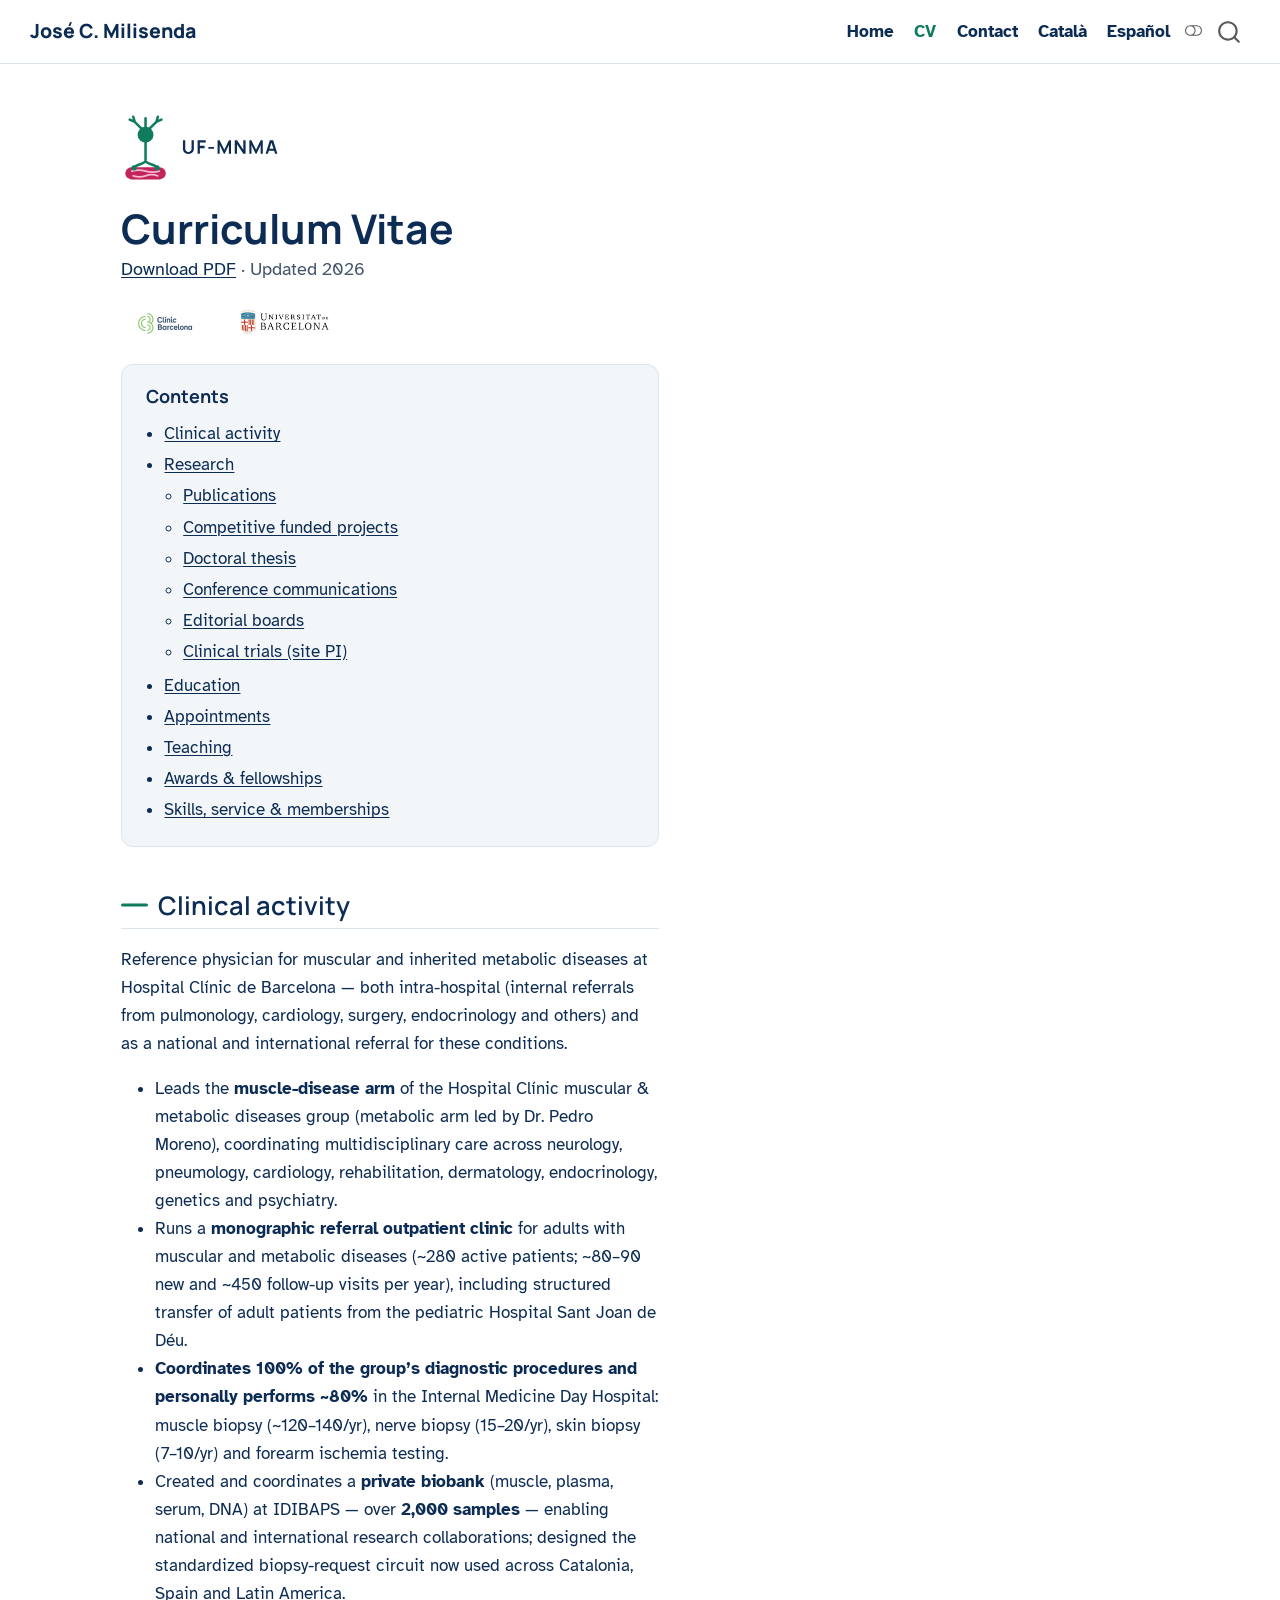
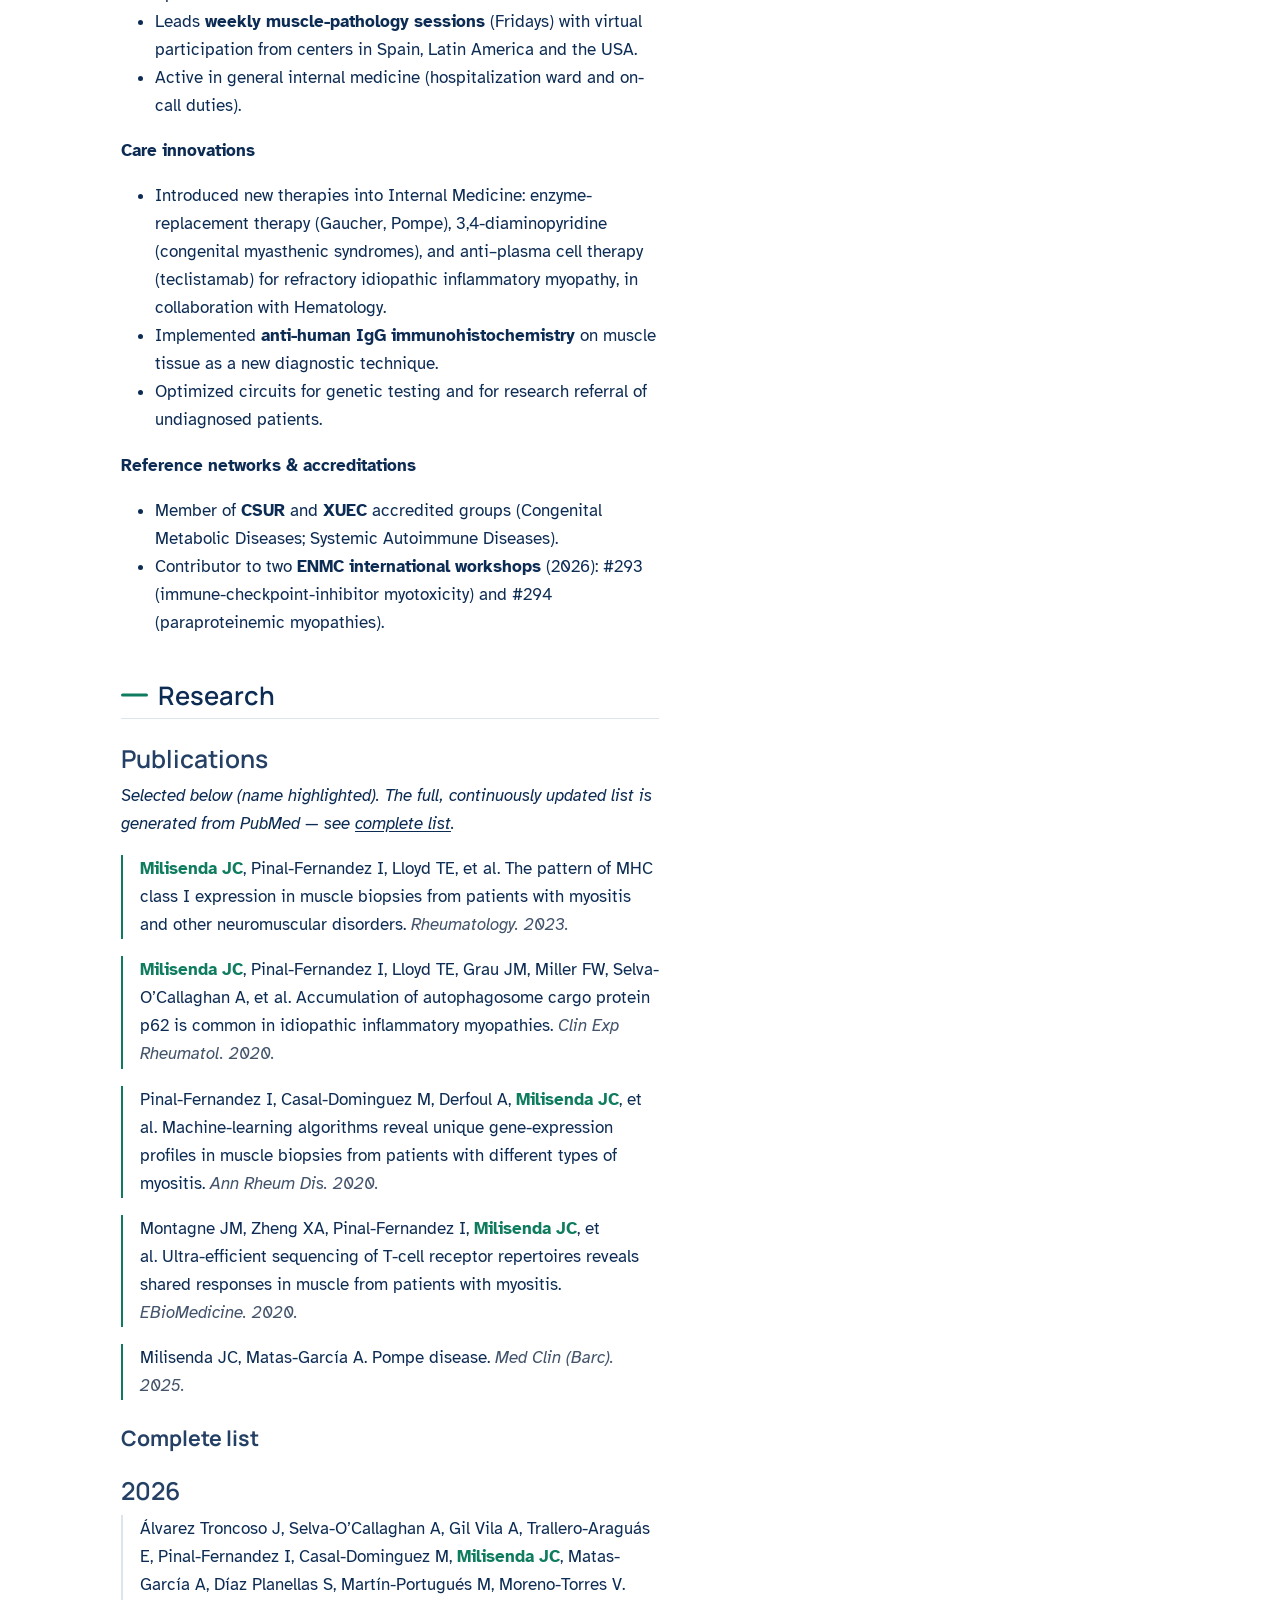
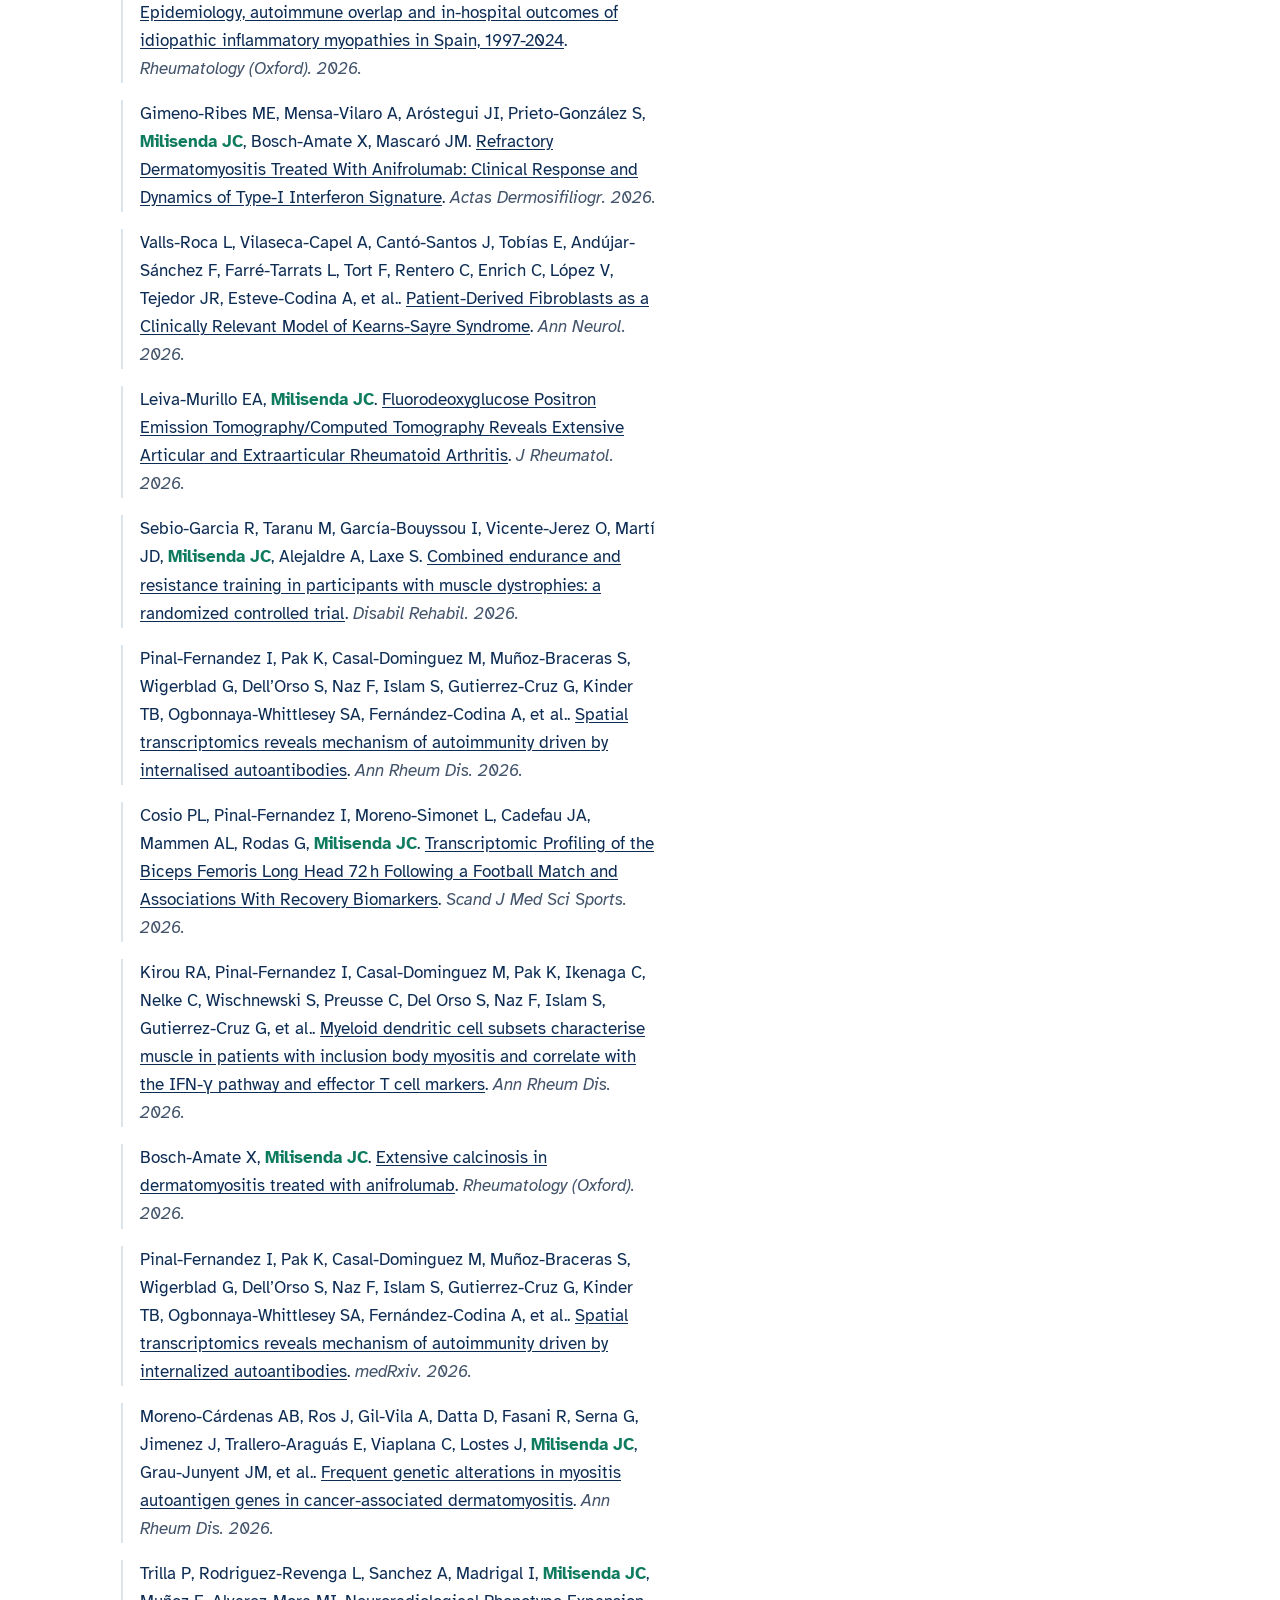
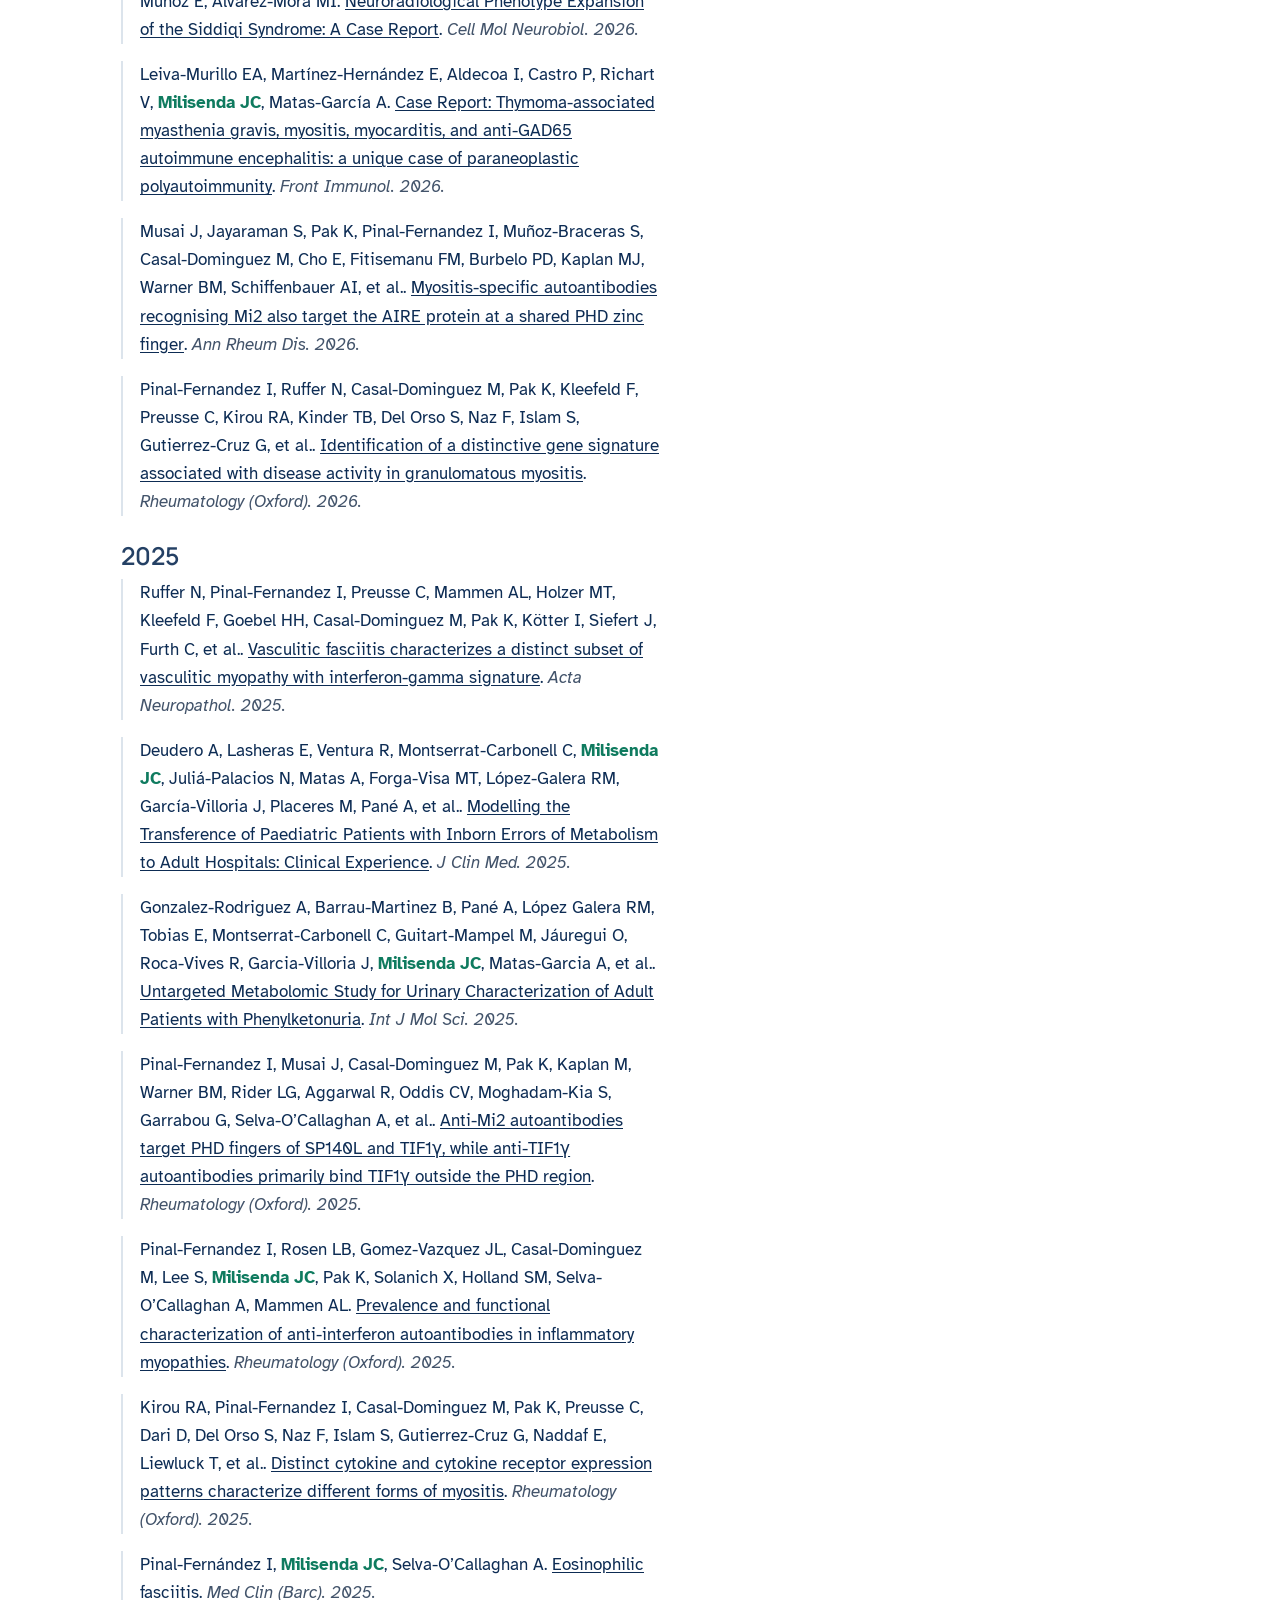
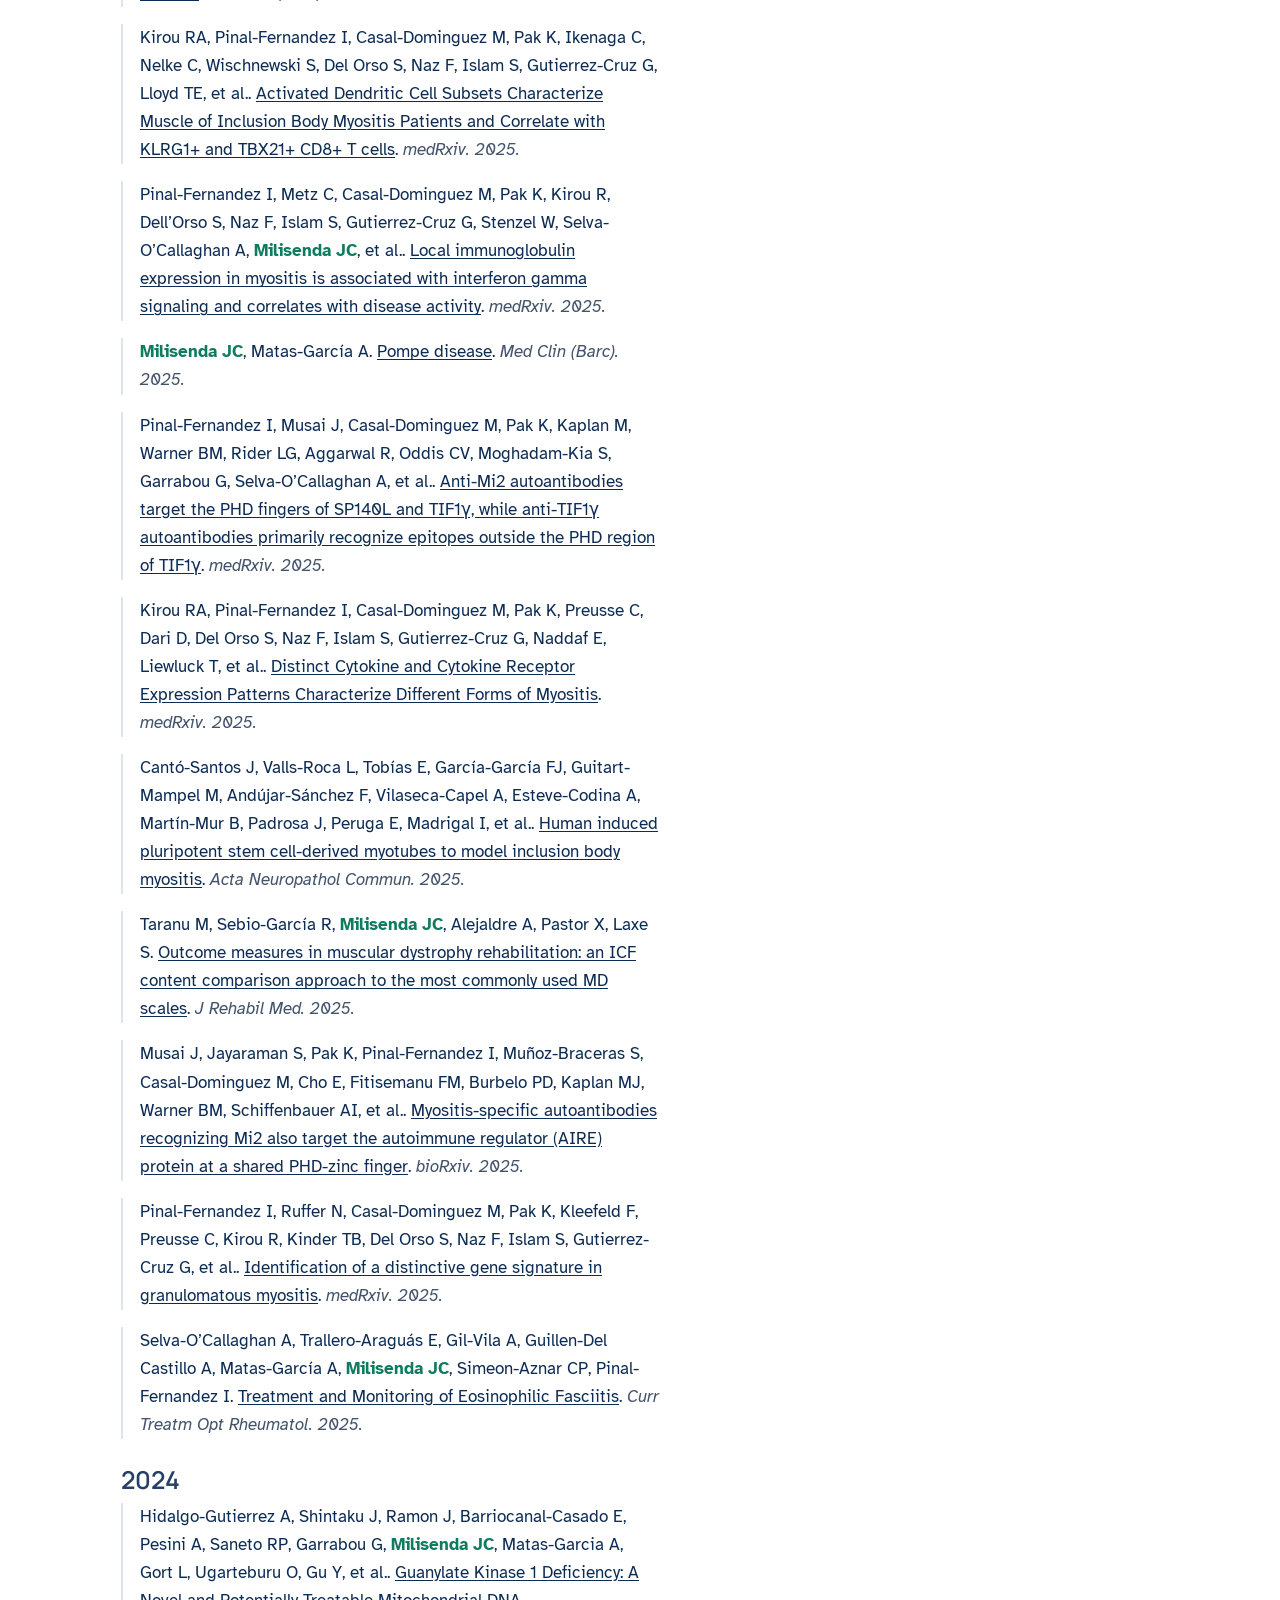
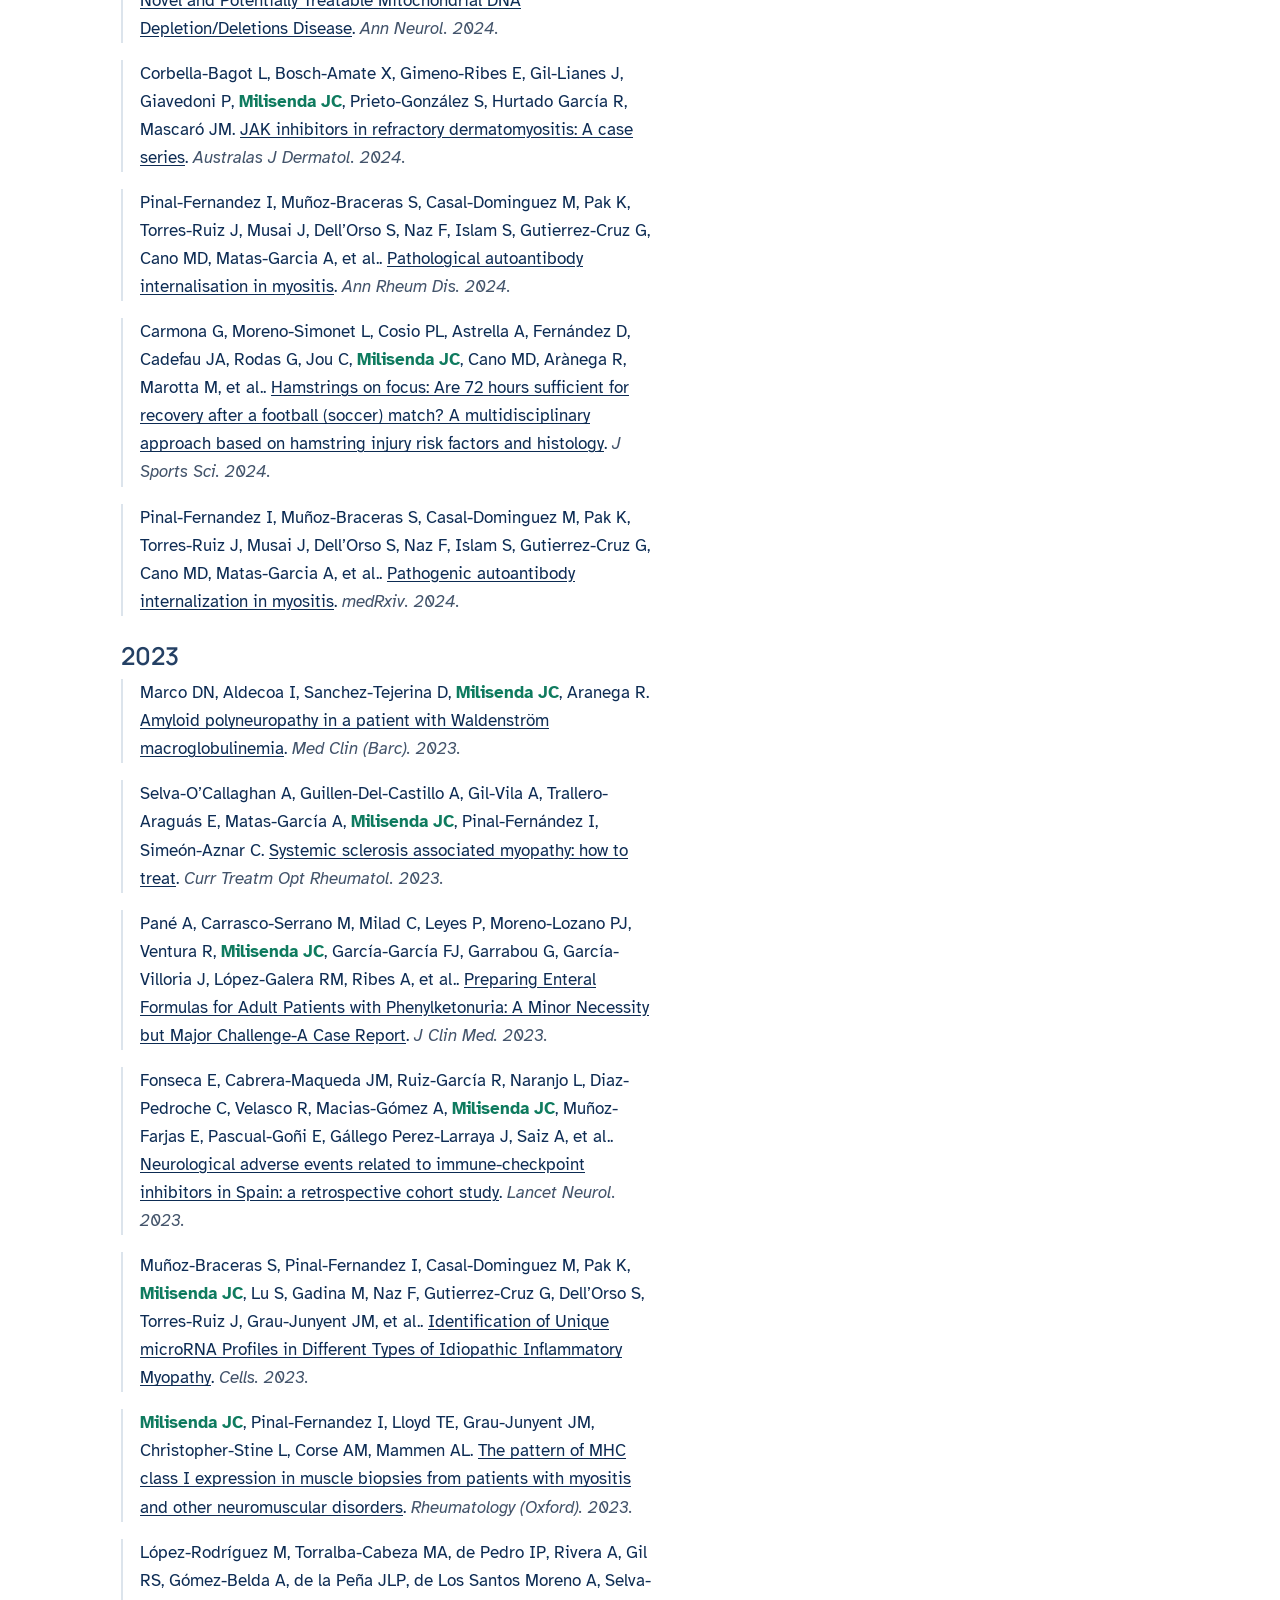
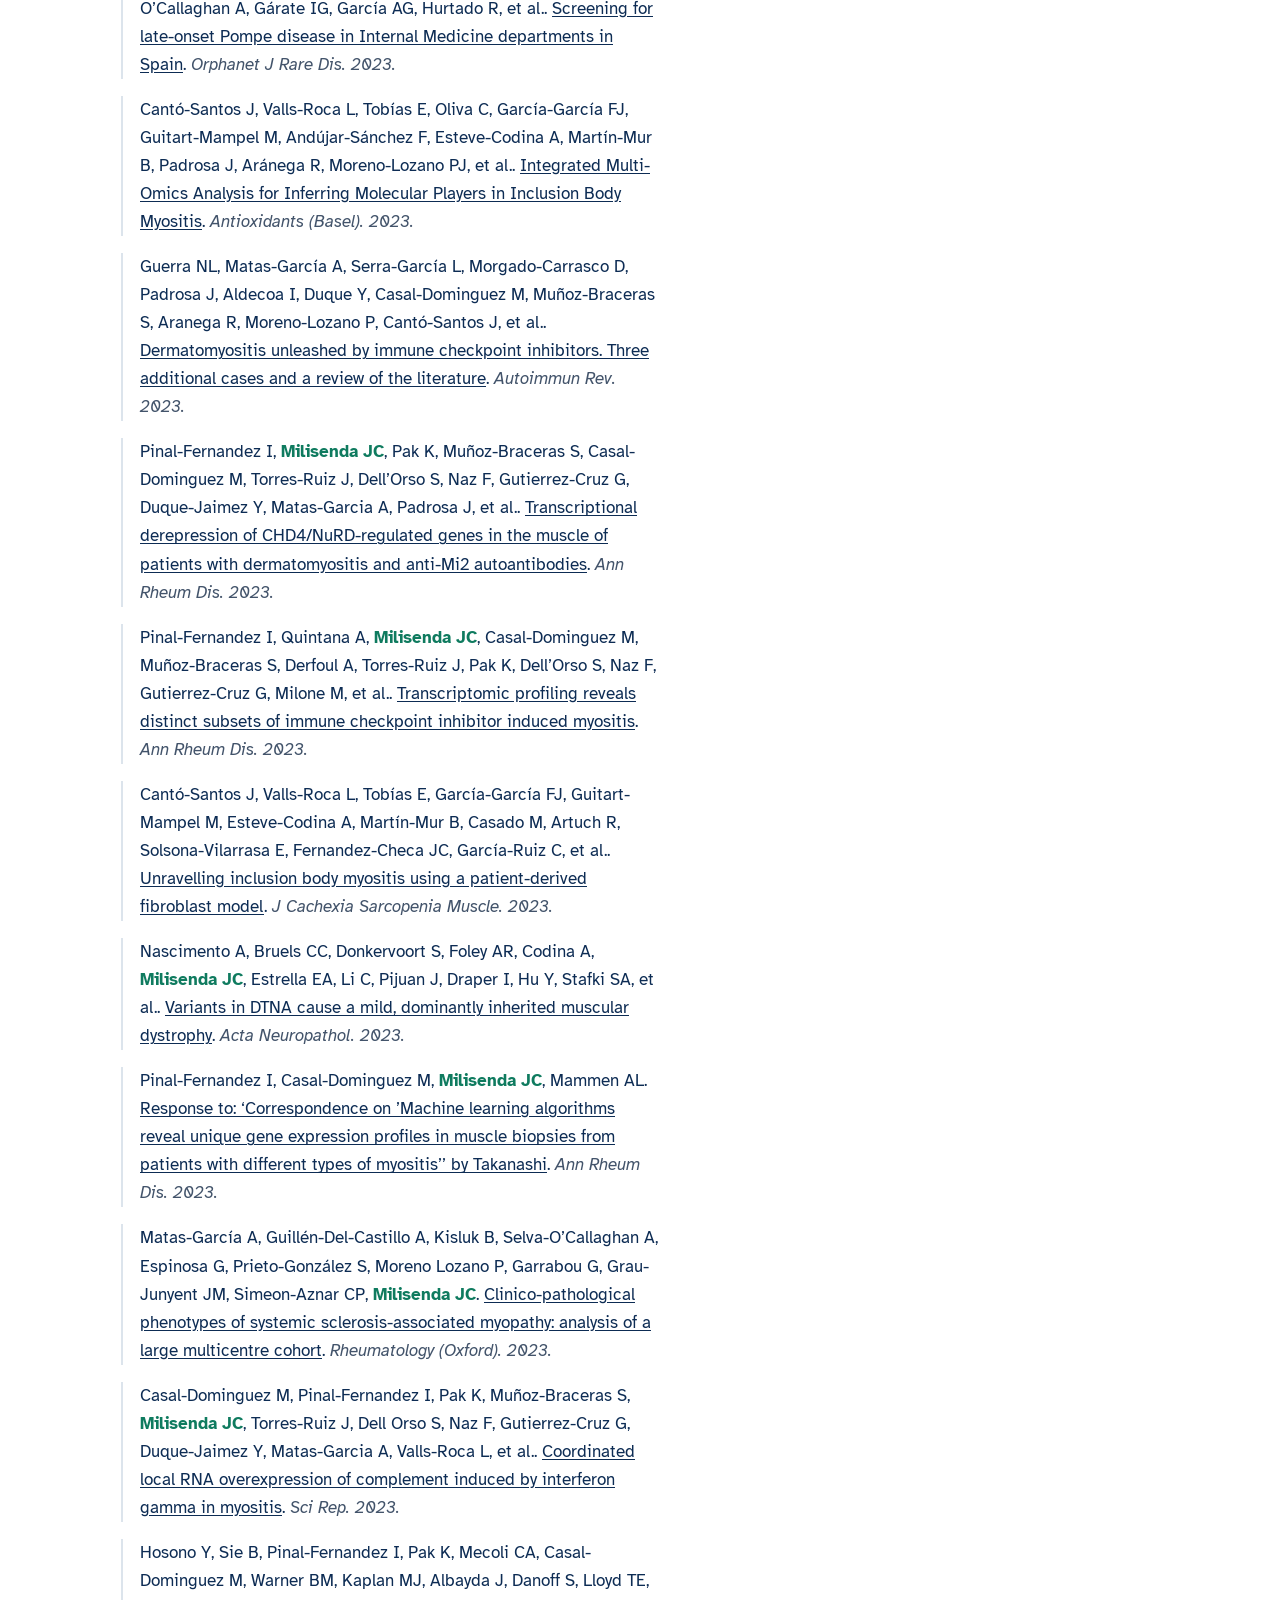
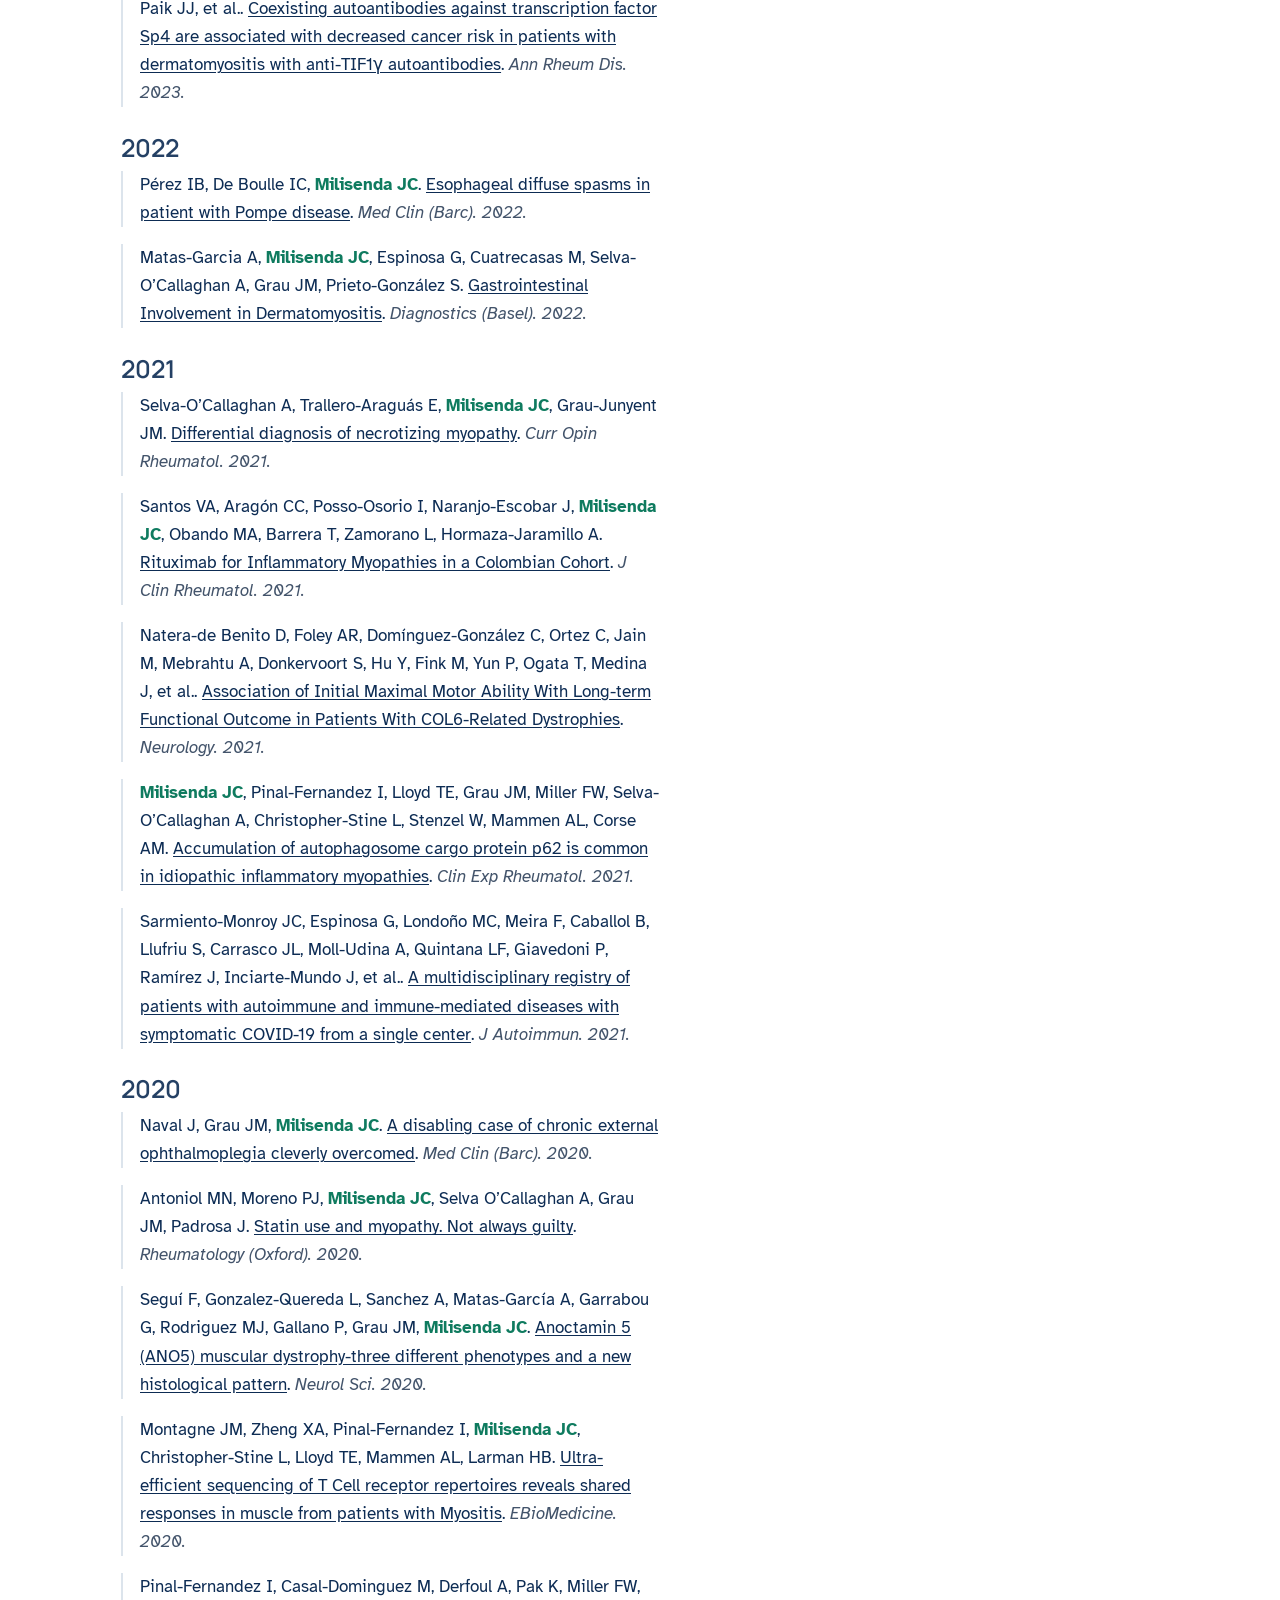
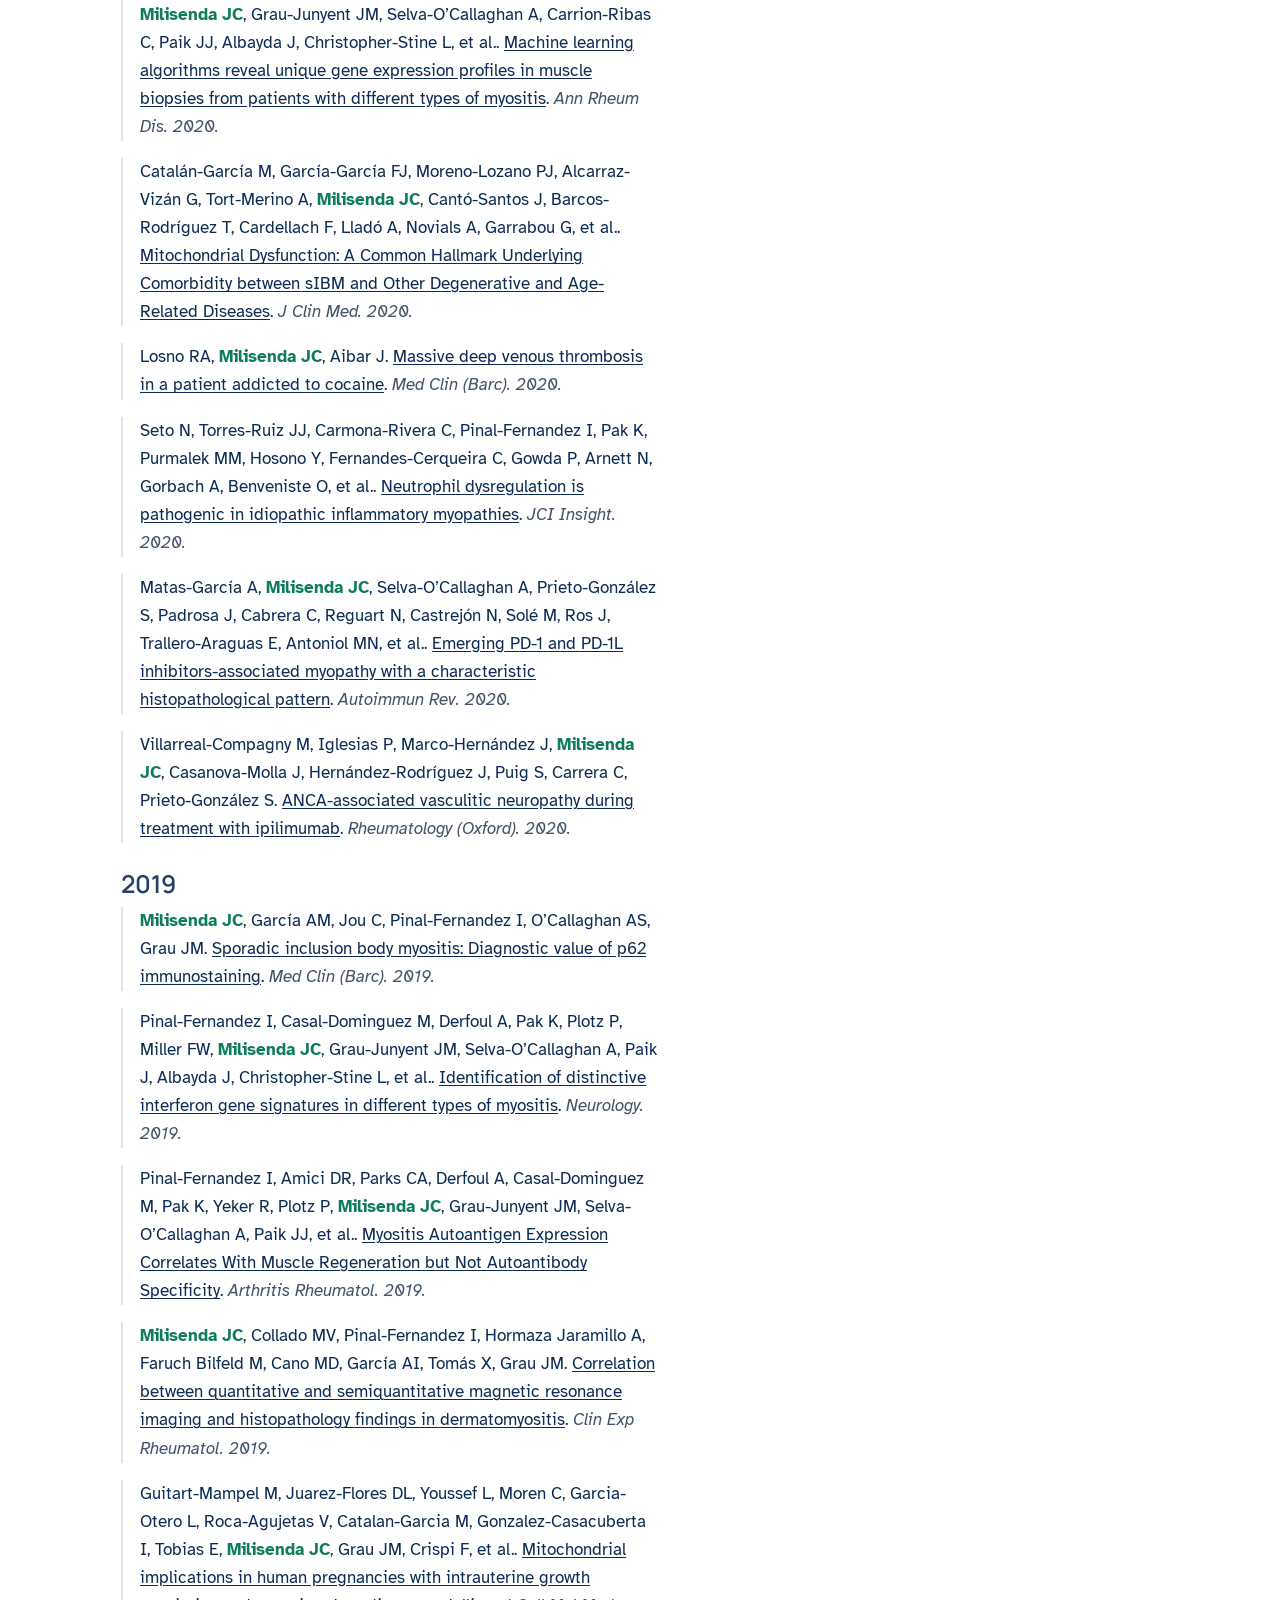
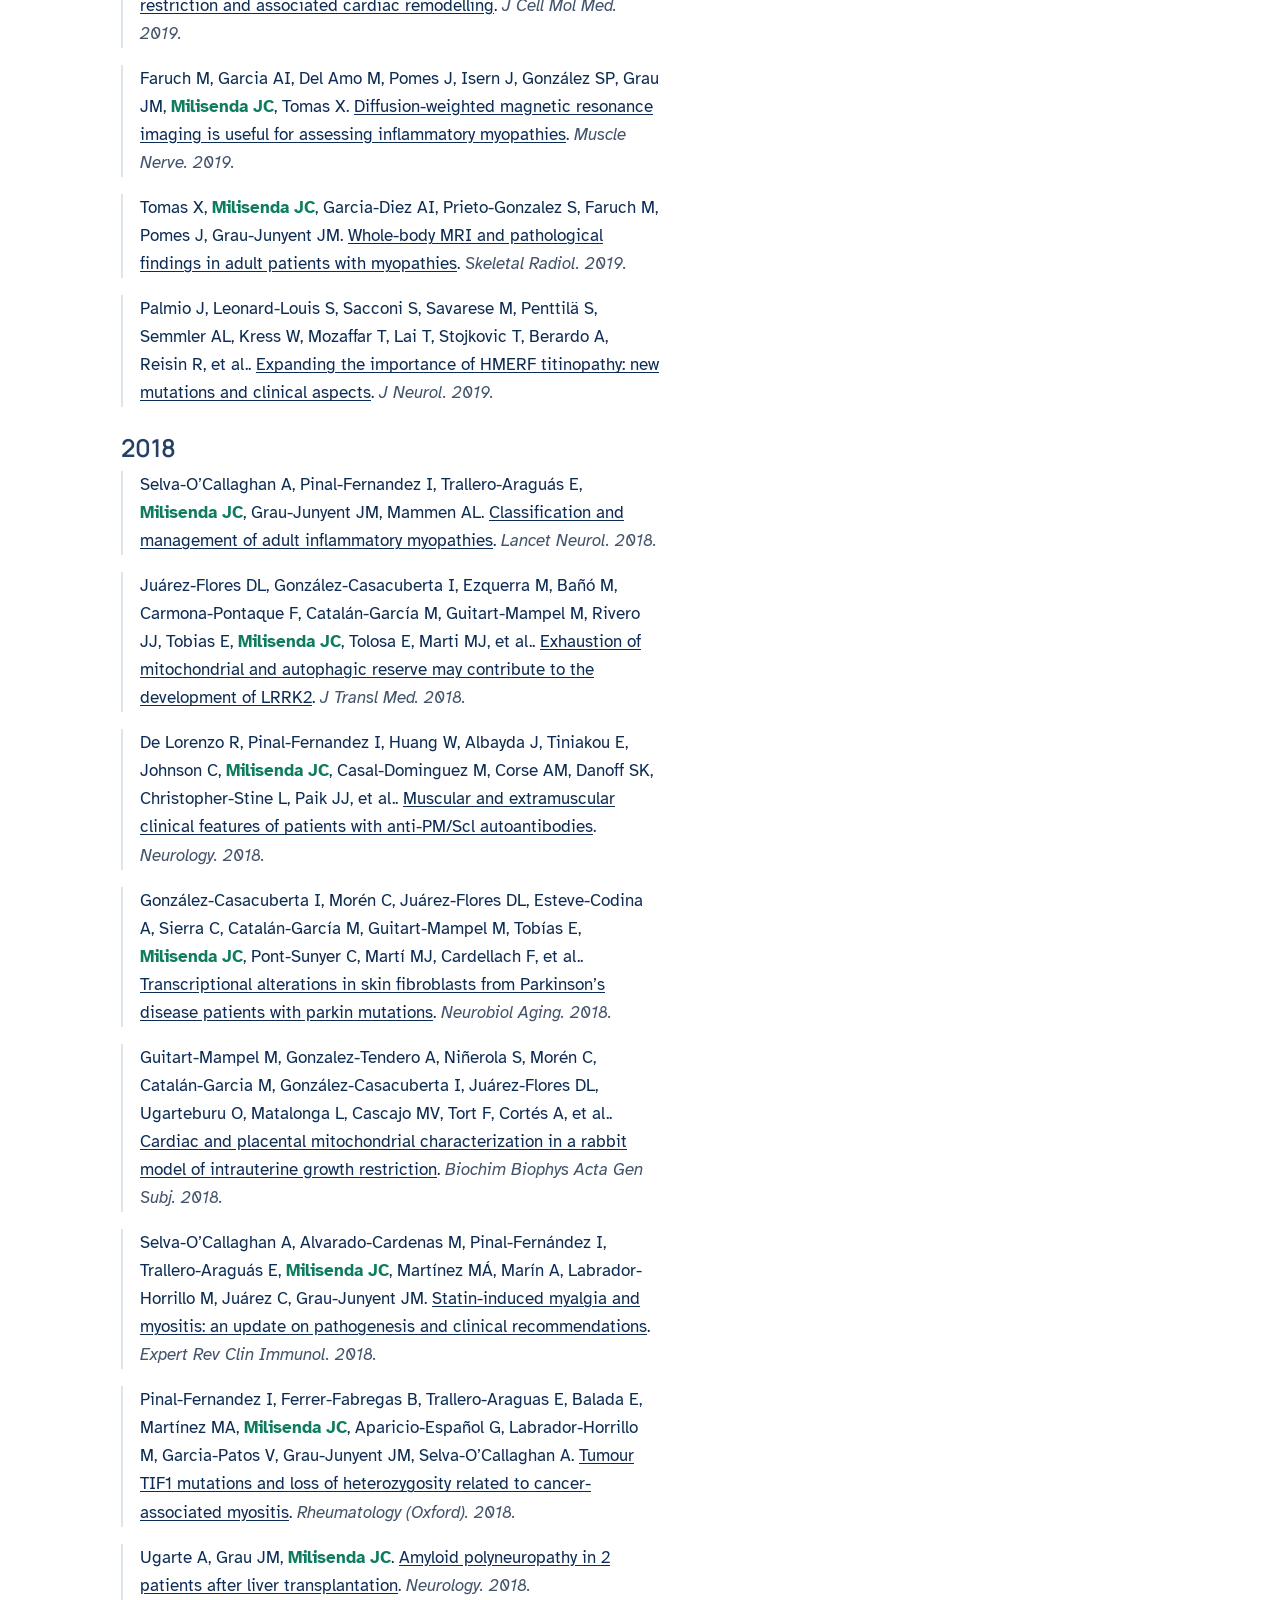
<file: cv.html>
<!DOCTYPE html>
<html xmlns="http://www.w3.org/1999/xhtml" lang="en" xml:lang="en"><head>

<meta charset="utf-8">
<meta name="generator" content="quarto-1.11.9">

<meta name="viewport" content="width=device-width, initial-scale=1.0, user-scalable=yes">


<title>CV — José C. Milisenda – José C. Milisenda</title>
<style>
/* Default styles provided by pandoc.
** See https://pandoc.org/MANUAL.html#variables-for-html for config info.
*/
span.smallcaps{font-variant: small-caps;}
div.columns{display: flex; gap: 1.5em;}
div.column{flex: auto;}
@media screen {
div.columns{gap: min(4vw, 1.5em);}
div.column{overflow-x: auto;}
}
div.hanging-indent{margin-left: 1.5em; text-indent: -1.5em;}
ul.task-list{list-style: none;}
ul.task-list li input[type="checkbox"] {
  width: 0.8em;
  margin: 0 0.8em 0.2em -1em; /* quarto-specific, see https://github.com/quarto-dev/quarto-cli/issues/4556 */ 
  vertical-align: middle;
}
</style>


<script src="site_libs/quarto-nav/quarto-nav.js"></script>
<script src="site_libs/clipboard/clipboard.min.js"></script>
<script src="site_libs/quarto-search/autocomplete.umd.js"></script>
<script src="site_libs/quarto-search/fuse.min.js"></script>
<script src="site_libs/quarto-search/quarto-search.js"></script>
<meta name="quarto:offset" content="./">
<link href="./assets/favicon.png" rel="icon" type="image/png">
<script src="site_libs/quarto-html/quarto.js" type="module"></script>
<script src="site_libs/quarto-html/tabsets/tabsets.js" type="module"></script>
<script src="site_libs/quarto-html/scrollable-regions/scrollable-regions.js" type="module"></script>
<script src="site_libs/quarto-html/popper.min.js"></script>
<script src="site_libs/quarto-html/tippy.umd.min.js"></script>
<script src="site_libs/quarto-html/anchor.min.js"></script>
<link href="site_libs/quarto-html/tippy.css" rel="stylesheet">
<link href="site_libs/quarto-html/quarto-syntax-highlighting-63b5708e65d6cd79cd7618c58d0c21e7.css" rel="stylesheet" class="quarto-color-scheme" id="quarto-text-highlighting-styles">
<link href="site_libs/quarto-html/quarto-syntax-highlighting-dark-447e42e69aaa9833c0ba1b986f430b20.css" rel="stylesheet" class="quarto-color-scheme quarto-color-alternate" id="quarto-text-highlighting-styles">
<link href="site_libs/quarto-html/quarto-syntax-highlighting-63b5708e65d6cd79cd7618c58d0c21e7.css" rel="stylesheet" class="quarto-color-scheme-extra" id="quarto-text-highlighting-styles">
<script src="site_libs/bootstrap/bootstrap.min.js"></script>
<link href="site_libs/bootstrap/bootstrap-icons.css" rel="stylesheet">
<link href="site_libs/bootstrap/bootstrap-4d6b85aed4ae2a2fc2a6e8ffbc16f66c.min.css" rel="stylesheet" append-hash="true" class="quarto-color-scheme" id="quarto-bootstrap" data-mode="light">
<link href="site_libs/bootstrap/bootstrap-dark-f67148e333f3162b9ec31178d133c363.min.css" rel="stylesheet" append-hash="true" class="quarto-color-scheme quarto-color-alternate" id="quarto-bootstrap" data-mode="dark">
<link href="site_libs/bootstrap/bootstrap-4d6b85aed4ae2a2fc2a6e8ffbc16f66c.min.css" rel="stylesheet" append-hash="true" class="quarto-color-scheme-extra" id="quarto-bootstrap" data-mode="light">
<script id="quarto-search-options" type="application/json">{
  "location": "navbar",
  "copy-button": false,
  "collapse-after": 3,
  "panel-placement": "end",
  "type": "overlay",
  "limit": 50,
  "keyboard-shortcut": [
    "f",
    "/",
    "s"
  ],
  "show-item-context": false,
  "language": {
    "search-no-results-text": "No results",
    "search-matching-documents-text": "matching documents",
    "search-copy-link-title": "Copy link to search",
    "search-hide-matches-text": "Hide additional matches",
    "search-more-match-text": "more match in this document",
    "search-more-matches-text": "more matches in this document",
    "search-clear-button-title": "Clear",
    "search-text-placeholder": "",
    "search-detached-cancel-button-title": "Cancel",
    "search-submit-button-title": "Submit",
    "search-label": "Search"
  }
}</script>
<style>html{ scroll-behavior: smooth; }</style>


</head>

<body class="nav-fixed fullcontent quarto-light"><a id="quarto-skip-link" class="visually-hidden-focusable" href="#quarto-document-content">Skip to main content</a><script id="quarto-html-before-body" type="application/javascript">
    const toggleBodyColorMode = (bsSheetEl) => {
      const mode = bsSheetEl.getAttribute("data-mode");
      const bodyEl = window.document.querySelector("body");
      if (mode === "dark") {
        bodyEl.classList.add("quarto-dark");
        bodyEl.classList.remove("quarto-light");
      } else {
        bodyEl.classList.add("quarto-light");
        bodyEl.classList.remove("quarto-dark");
      }
    }
    const toggleBodyColorPrimary = () => {
      const bsSheetEl = window.document.querySelector("link#quarto-bootstrap:not([rel=disabled-stylesheet])");
      if (bsSheetEl) {
        toggleBodyColorMode(bsSheetEl);
      }
    }
    const setColorSchemeToggle = (alternate) => {
      const toggles = window.document.querySelectorAll('.quarto-color-scheme-toggle');
      for (let i=0; i < toggles.length; i++) {
        const toggle = toggles[i];
        if (toggle) {
          toggle.setAttribute("aria-checked", alternate ? "true" : "false");
          if (alternate) {
            toggle.classList.add("alternate");
          } else {
            toggle.classList.remove("alternate");
          }
        }
      }
    };
    const toggleColorMode = (alternate) => {
      // Switch the stylesheets
      const primaryStylesheets = window.document.querySelectorAll('link.quarto-color-scheme:not(.quarto-color-alternate)');
      const alternateStylesheets = window.document.querySelectorAll('link.quarto-color-scheme.quarto-color-alternate');
      manageTransitions('#quarto-margin-sidebar .nav-link', false);
      if (alternate) {
        // note: dark is layered on light, we don't disable primary!
        enableStylesheet(alternateStylesheets);
        for (const sheetNode of alternateStylesheets) {
          if (sheetNode.id === "quarto-bootstrap") {
            toggleBodyColorMode(sheetNode);
          }
        }
      } else {
        disableStylesheet(alternateStylesheets);
        enableStylesheet(primaryStylesheets)
        toggleBodyColorPrimary();
      }
      manageTransitions('#quarto-margin-sidebar .nav-link', true);
      // Switch the toggles
      setColorSchemeToggle(alternate)
    }
    // Hack to workaround the fact that safari doesn't
    // properly recolor the scrollbar when toggling (#1455).
    // Not run on load: stylesheets are set before first paint there, and
    // scrolling would undo the scroll to a URL fragment (#14973).
    // The one pixel nudge keeps the reader where they were.
    const refreshSafariScrollbar = () => {
      if (navigator.userAgent.indexOf('Safari') > 0 && navigator.userAgent.indexOf('Chrome') == -1) {
        manageTransitions("body", false);
        const scrollY = window.scrollY;
        window.scrollTo(0, scrollY > 0 ? scrollY - 1 : 1);
        setTimeout(() => {
          window.scrollTo(0, scrollY);
          manageTransitions("body", true);
        }, 40);
      }
    }
    const disableStylesheet = (stylesheets) => {
      for (let i=0; i < stylesheets.length; i++) {
        const stylesheet = stylesheets[i];
        stylesheet.rel = 'disabled-stylesheet';
      }
    }
    const enableStylesheet = (stylesheets) => {
      for (let i=0; i < stylesheets.length; i++) {
        const stylesheet = stylesheets[i];
        if(stylesheet.rel !== 'stylesheet') { // for Chrome, which will still FOUC without this check
          stylesheet.rel = 'stylesheet';
        }
      }
    }
    const manageTransitions = (selector, allowTransitions) => {
      const els = window.document.querySelectorAll(selector);
      for (let i=0; i < els.length; i++) {
        const el = els[i];
        if (allowTransitions) {
          el.classList.remove('notransition');
        } else {
          el.classList.add('notransition');
        }
      }
    }
    const isFileUrl = () => {
      return window.location.protocol === 'file:';
    }
    const hasAlternateSentinel = () => {
      let styleSentinel = getColorSchemeSentinel();
      if (styleSentinel !== null) {
        return styleSentinel === "alternate";
      } else {
        return false;
      }
    }
    const setStyleSentinel = (alternate) => {
      const value = alternate ? "alternate" : "default";
      if (!isFileUrl()) {
        window.localStorage.setItem("quarto-color-scheme", value);
      } else {
        localAlternateSentinel = value;
      }
    }
    const getColorSchemeSentinel = () => {
      if (!isFileUrl()) {
        const storageValue = window.localStorage.getItem("quarto-color-scheme");
        return storageValue != null ? storageValue : localAlternateSentinel;
      } else {
        return localAlternateSentinel;
      }
    }
    const toggleGiscusIfUsed = (isAlternate, darkModeDefault) => {
      const baseTheme = document.querySelector('#giscus-base-theme')?.value ?? 'light';
      const alternateTheme = document.querySelector('#giscus-alt-theme')?.value ?? 'dark';
      let newTheme = '';
      if(authorPrefersDark) {
        newTheme = isAlternate ? baseTheme : alternateTheme;
      } else {
        newTheme = isAlternate ? alternateTheme : baseTheme;
      }
      const changeGiscusTheme = () => {
        // From: https://github.com/giscus/giscus/issues/336
        const sendMessage = (message) => {
          const iframe = document.querySelector('iframe.giscus-frame');
          if (!iframe) return;
          iframe.contentWindow.postMessage({ giscus: message }, 'https://giscus.app');
        }
        sendMessage({
          setConfig: {
            theme: newTheme
          }
        });
      }
      const isGiscussLoaded = window.document.querySelector('iframe.giscus-frame') !== null;
      if (isGiscussLoaded) {
        changeGiscusTheme();
      }
    };
    const authorPrefersDark = false;
    const darkModeDefault = authorPrefersDark;
      document.querySelector('link#quarto-text-highlighting-styles.quarto-color-scheme-extra').rel = 'disabled-stylesheet';
      document.querySelector('link#quarto-bootstrap.quarto-color-scheme-extra').rel = 'disabled-stylesheet';
    let localAlternateSentinel = darkModeDefault ? 'alternate' : 'default';
    // Dark / light mode switch
    window.quartoToggleColorScheme = () => {
      // Read the current dark / light value
      let toAlternate = !hasAlternateSentinel();
      toggleColorMode(toAlternate);
      refreshSafariScrollbar();
      setStyleSentinel(toAlternate);
      toggleGiscusIfUsed(toAlternate, darkModeDefault);
      window.dispatchEvent(new Event('resize'));
    };
    // Switch to dark mode if need be
    if (hasAlternateSentinel()) {
      toggleColorMode(true);
    } else {
      toggleColorMode(false);
    }
  </script>

<div id="quarto-search-results"></div>
  <header id="quarto-header" class="headroom fixed-top">
    <nav class="navbar navbar-expand-lg " data-bs-theme="dark" aria-label="Site">
      <div class="navbar-container container-fluid">
      <div class="navbar-brand-container mx-auto">
    <a class="navbar-brand" href="./index.html">
    <span class="navbar-title">José C. Milisenda</span>
    </a>
  </div>
          <button class="navbar-toggler" type="button" data-bs-toggle="collapse" data-bs-target="#navbarCollapse" aria-controls="navbarCollapse" aria-expanded="false" aria-label="Toggle navigation" onclick="if (window.quartoToggleHeadroom) { window.quartoToggleHeadroom(); }">
  <span class="navbar-toggler-icon"></span>
</button>
          <div class="collapse navbar-collapse" id="navbarCollapse">
            <ul class="navbar-nav navbar-nav-scroll ms-auto">
  <li class="nav-item">
    <a class="nav-link" href="./index.html"> 
<span class="menu-text">Home</span></a>
  </li>  
  <li class="nav-item">
    <a class="nav-link active" href="./cv.html" aria-current="page"> 
<span class="menu-text">CV</span></a>
  </li>  
  <li class="nav-item">
    <a class="nav-link" href="./contact.html"> 
<span class="menu-text">Contact</span></a>
  </li>  
  <li class="nav-item">
    <a class="nav-link" href="./ca/index.html"> 
<span class="menu-text">Català</span></a>
  </li>  
  <li class="nav-item">
    <a class="nav-link" href="./es/index.html"> 
<span class="menu-text">Español</span></a>
  </li>  
</ul>
          </div> <!-- /navcollapse -->
            <div class="quarto-navbar-tools">
  <button type="button" role="switch" aria-checked="false" class="quarto-color-scheme-toggle quarto-navigation-tool  px-1" onclick="window.quartoToggleColorScheme(); return false;" title="Toggle dark mode" aria-label="Toggle dark mode"><i class="bi"></i></button>
</div>
            <div id="quarto-search" class="" title="Search"></div>
      </div> <!-- /container-fluid -->
    </nav>
</header>
<!-- content -->
<div id="quarto-content" class="quarto-container page-columns page-rows-contents page-layout-article page-navbar">
<!-- sidebar -->
<!-- margin-sidebar -->
    
<!-- main -->
<main class="content" id="quarto-document-content" tabindex="-1"><header id="title-block-header" class="quarto-title-block"></header>





<style>
.cv-index { border: 1px solid var(--uf-linea, #dce4ec); border-radius: 12px; padding: 1rem 1.4rem 1.1rem; margin: 1.3rem 0 2.4rem; background: var(--uf-tinte, #f3f6f8); }
.cv-index p { margin: 0 0 .5rem; font-family: Manrope, sans-serif; font-weight: 700; font-size: 1.0625rem; }
.cv-index ul { margin: 0; padding-left: 1.1rem; }
.cv-index ul ul { margin: .15rem 0 .35rem; }
.cv-index li { margin: .18rem 0; }
.cv-index a { border-bottom: none; }
.cv-index a:hover { text-decoration: underline; }
.cv-logos { display:flex; align-items:center; gap:22px; margin:.7rem 0 .2rem; }
.cv-logos img { height:40px; width:auto; }
</style>
<div class="unit-logo">
  <img class="logo-color" src="assets/ufmnma-logo-horizontal-color.svg" alt="UF-MNMA · Hospital Clínic de Barcelona">
  <img class="logo-negativo" src="assets/ufmnma-logo-horizontal-negativo.svg" alt="UF-MNMA · Hospital Clínic de Barcelona">
</div>
<section id="curriculum-vitae" class="level1 title">
<h1 class="title">Curriculum Vitae</h1>
<p><span class="hero-role"><a href="assets/Milisenda_CV.pdf">Download PDF</a> · Updated 2026</span></p>
<div class="cv-logos">
  <img src="assets/logo-clinic.png" alt="Hospital Clínic de Barcelona">
  <img src="assets/logo-ub.png" alt="Universitat de Barcelona">
</div>
<div class="cv-index">
<p>Contents</p>
<ul>
<li><a href="#clinical-activity">Clinical activity</a></li>
<li><a href="#research">Research</a>
<ul>
<li><a href="#publications">Publications</a></li>
<li><a href="#projects">Competitive funded projects</a></li>
<li><a href="#phd">Doctoral thesis</a></li>
<li><a href="#communications">Conference communications</a></li>
<li><a href="#editorial">Editorial boards</a></li>
<li><a href="#trials">Clinical trials (site PI)</a></li>
</ul></li>
<li><a href="#education">Education</a></li>
<li><a href="#appointments">Appointments</a></li>
<li><a href="#teaching">Teaching</a></li>
<li><a href="#awards">Awards &amp; fellowships</a></li>
<li><a href="#skills">Skills, service &amp; memberships</a></li>
</ul>
</div>
<section id="clinical-activity" class="level2">
<h2 class="anchored" data-anchor-id="clinical-activity">Clinical activity</h2>
<p>Reference physician for muscular and inherited metabolic diseases at Hospital Clínic de Barcelona — both intra-hospital (internal referrals from pulmonology, cardiology, surgery, endocrinology and others) and as a national and international referral for these conditions.</p>
<ul>
<li>Leads the <strong>muscle-disease arm</strong> of the Hospital Clínic muscular &amp; metabolic diseases group (metabolic arm led by Dr.&nbsp;Pedro Moreno), coordinating multidisciplinary care across neurology, pneumology, cardiology, rehabilitation, dermatology, endocrinology, genetics and psychiatry.</li>
<li>Runs a <strong>monographic referral outpatient clinic</strong> for adults with muscular and metabolic diseases (~280 active patients; ~80–90 new and ~450 follow-up visits per year), including structured transfer of adult patients from the pediatric Hospital Sant Joan de Déu.</li>
<li><strong>Coordinates 100% of the group’s diagnostic procedures and personally performs ~80%</strong> in the Internal Medicine Day Hospital: muscle biopsy (~120–140/yr), nerve biopsy (15–20/yr), skin biopsy (7–10/yr) and forearm ischemia testing.</li>
<li>Created and coordinates a <strong>private biobank</strong> (muscle, plasma, serum, DNA) at IDIBAPS — over <strong>2,000 samples</strong> — enabling national and international research collaborations; designed the standardized biopsy-request circuit now used across Catalonia, Spain and Latin America.</li>
<li>Leads <strong>weekly muscle-pathology sessions</strong> (Fridays) with virtual participation from centers in Spain, Latin America and the USA.</li>
<li>Active in general internal medicine (hospitalization ward and on-call duties).</li>
</ul>
<p><strong>Care innovations</strong></p>
<ul>
<li>Introduced new therapies into Internal Medicine: enzyme-replacement therapy (Gaucher, Pompe), 3,4-diaminopyridine (congenital myasthenic syndromes), and anti–plasma cell therapy (teclistamab) for refractory idiopathic inflammatory myopathy, in collaboration with Hematology.</li>
<li>Implemented <strong>anti-human IgG immunohistochemistry</strong> on muscle tissue as a new diagnostic technique.</li>
<li>Optimized circuits for genetic testing and for research referral of undiagnosed patients.</li>
</ul>
<p><strong>Reference networks &amp; accreditations</strong></p>
<ul>
<li>Member of <strong>CSUR</strong> and <strong>XUEC</strong> accredited groups (Congenital Metabolic Diseases; Systemic Autoimmune Diseases).</li>
<li>Contributor to two <strong>ENMC international workshops</strong> (2026): #293 (immune-checkpoint-inhibitor myotoxicity) and #294 (paraproteinemic myopathies).</li>
</ul>
</section>
<section id="research" class="level2">
<h2 class="anchored" data-anchor-id="research">Research</h2>
<section id="publications" class="level3">
<h3 class="anchored" data-anchor-id="publications">Publications</h3>
<p><em>Selected below (name highlighted). The full, continuously updated list is generated from PubMed — see <a href="#complete-list">complete list</a>.</em></p>
<div class="pub featured">
<p><span class="me"><strong>Milisenda JC</strong></span>, Pinal-Fernandez I, Lloyd TE, et al.&nbsp;The pattern of MHC class I expression in muscle biopsies from patients with myositis and other neuromuscular disorders. <span class="venue"><em>Rheumatology</em>. 2023.</span></p>
</div>
<div class="pub featured">
<p><span class="me"><strong>Milisenda JC</strong></span>, Pinal-Fernandez I, Lloyd TE, Grau JM, Miller FW, Selva-O’Callaghan A, et al.&nbsp;Accumulation of autophagosome cargo protein p62 is common in idiopathic inflammatory myopathies. <span class="venue"><em>Clin Exp Rheumatol</em>. 2020.</span></p>
</div>
<div class="pub featured">
<p>Pinal-Fernandez I, Casal-Dominguez M, Derfoul A, <span class="me"><strong>Milisenda JC</strong></span>, et al.&nbsp;Machine-learning algorithms reveal unique gene-expression profiles in muscle biopsies from patients with different types of myositis. <span class="venue"><em>Ann Rheum Dis</em>. 2020.</span></p>
</div>
<div class="pub featured">
<p>Montagne JM, Zheng XA, Pinal-Fernandez I, <span class="me"><strong>Milisenda JC</strong></span>, et al.&nbsp;Ultra-efficient sequencing of T-cell receptor repertoires reveals shared responses in muscle from patients with myositis. <span class="venue"><em>EBioMedicine</em>. 2020.</span></p>
</div>
<div class="pub featured">
<p>Milisenda JC, Matas-García A. Pompe disease. <span class="venue"><em>Med Clin (Barc)</em>. 2025.</span></p>
</div>
<section id="complete-list" class="level4">
<h4 class="anchored" data-anchor-id="complete-list">Complete list</h4>
<!-- AUTO-GENERATED by scripts/fetch_pubs.py — do not edit by hand -->
</section>
</section>
<section id="section" class="level3">
<h3 class="anchored" data-anchor-id="section">2026</h3>
<div class="pub">
<p>Álvarez Troncoso J, Selva-O’Callaghan A, Gil Vila A, Trallero-Araguás E, Pinal-Fernandez I, Casal-Dominguez M, <span class="me"><strong>Milisenda JC</strong></span>, Matas-García A, Díaz Planellas S, Martín-Portugués M, Moreno-Torres V. <a href="https://pubmed.ncbi.nlm.nih.gov/42920262/">Epidemiology, autoimmune overlap and in-hospital outcomes of idiopathic inflammatory myopathies in Spain, 1997-2024</a>. <span class="venue"><em>Rheumatology (Oxford)</em>. 2026.</span></p>
</div>
<div class="pub">
<p>Gimeno-Ribes ME, Mensa-Vilaro A, Aróstegui JI, Prieto-González S, <span class="me"><strong>Milisenda JC</strong></span>, Bosch-Amate X, Mascaró JM. <a href="https://pubmed.ncbi.nlm.nih.gov/42142842/">Refractory Dermatomyositis Treated With Anifrolumab: Clinical Response and Dynamics of Type-I Interferon Signature</a>. <span class="venue"><em>Actas Dermosifiliogr</em>. 2026.</span></p>
</div>
<div class="pub">
<p>Valls-Roca L, Vilaseca-Capel A, Cantó-Santos J, Tobías E, Andújar-Sánchez F, Farré-Tarrats L, Tort F, Rentero C, Enrich C, López V, Tejedor JR, Esteve-Codina A, et al.. <a href="https://pubmed.ncbi.nlm.nih.gov/42753134/">Patient-Derived Fibroblasts as a Clinically Relevant Model of Kearns-Sayre Syndrome</a>. <span class="venue"><em>Ann Neurol</em>. 2026.</span></p>
</div>
<div class="pub">
<p>Leiva-Murillo EA, <span class="me"><strong>Milisenda JC</strong></span>. <a href="https://pubmed.ncbi.nlm.nih.gov/42603720/">Fluorodeoxyglucose Positron Emission Tomography/Computed Tomography Reveals Extensive Articular and Extraarticular Rheumatoid Arthritis</a>. <span class="venue"><em>J Rheumatol</em>. 2026.</span></p>
</div>
<div class="pub">
<p>Sebio-Garcia R, Taranu M, García-Bouyssou I, Vicente-Jerez O, Martí JD, <span class="me"><strong>Milisenda JC</strong></span>, Alejaldre A, Laxe S. <a href="https://pubmed.ncbi.nlm.nih.gov/41601322/">Combined endurance and resistance training in participants with muscle dystrophies: a randomized controlled trial</a>. <span class="venue"><em>Disabil Rehabil</em>. 2026.</span></p>
</div>
<div class="pub">
<p>Pinal-Fernandez I, Pak K, Casal-Dominguez M, Muñoz-Braceras S, Wigerblad G, Dell’Orso S, Naz F, Islam S, Gutierrez-Cruz G, Kinder TB, Ogbonnaya-Whittlesey SA, Fernández-Codina A, et al.. <a href="https://pubmed.ncbi.nlm.nih.gov/42493309/">Spatial transcriptomics reveals mechanism of autoimmunity driven by internalised autoantibodies</a>. <span class="venue"><em>Ann Rheum Dis</em>. 2026.</span></p>
</div>
<div class="pub">
<p>Cosio PL, Pinal-Fernandez I, Moreno-Simonet L, Cadefau JA, Mammen AL, Rodas G, <span class="me"><strong>Milisenda JC</strong></span>. <a href="https://pubmed.ncbi.nlm.nih.gov/42455516/">Transcriptomic Profiling of the Biceps Femoris Long Head 72 h Following a Football Match and Associations With Recovery Biomarkers</a>. <span class="venue"><em>Scand J Med Sci Sports</em>. 2026.</span></p>
</div>
<div class="pub">
<p>Kirou RA, Pinal-Fernandez I, Casal-Dominguez M, Pak K, Ikenaga C, Nelke C, Wischnewski S, Preusse C, Del Orso S, Naz F, Islam S, Gutierrez-Cruz G, et al.. <a href="https://pubmed.ncbi.nlm.nih.gov/42091395/">Myeloid dendritic cell subsets characterise muscle in patients with inclusion body myositis and correlate with the IFN-γ pathway and effector T cell markers</a>. <span class="venue"><em>Ann Rheum Dis</em>. 2026.</span></p>
</div>
<div class="pub">
<p>Bosch-Amate X, <span class="me"><strong>Milisenda JC</strong></span>. <a href="https://pubmed.ncbi.nlm.nih.gov/42246953/">Extensive calcinosis in dermatomyositis treated with anifrolumab</a>. <span class="venue"><em>Rheumatology (Oxford)</em>. 2026.</span></p>
</div>
<div class="pub">
<p>Pinal-Fernandez I, Pak K, Casal-Dominguez M, Muñoz-Braceras S, Wigerblad G, Dell’Orso S, Naz F, Islam S, Gutierrez-Cruz G, Kinder TB, Ogbonnaya-Whittlesey SA, Fernández-Codina A, et al.. <a href="https://pubmed.ncbi.nlm.nih.gov/41757163/">Spatial transcriptomics reveals mechanism of autoimmunity driven by internalized autoantibodies</a>. <span class="venue"><em>medRxiv</em>. 2026.</span></p>
</div>
<div class="pub">
<p>Moreno-Cárdenas AB, Ros J, Gil-Vila A, Datta D, Fasani R, Serna G, Jimenez J, Trallero-Araguás E, Viaplana C, Lostes J, <span class="me"><strong>Milisenda JC</strong></span>, Grau-Junyent JM, et al.. <a href="https://pubmed.ncbi.nlm.nih.gov/41290487/">Frequent genetic alterations in myositis autoantigen genes in cancer-associated dermatomyositis</a>. <span class="venue"><em>Ann Rheum Dis</em>. 2026.</span></p>
</div>
<div class="pub">
<p>Trilla P, Rodriguez-Revenga L, Sanchez A, Madrigal I, <span class="me"><strong>Milisenda JC</strong></span>, Muñoz E, Alvarez-Mora MI. <a href="https://pubmed.ncbi.nlm.nih.gov/41758270/">Neuroradiological Phenotype Expansion of the Siddiqi Syndrome: A Case Report</a>. <span class="venue"><em>Cell Mol Neurobiol</em>. 2026.</span></p>
</div>
<div class="pub">
<p>Leiva-Murillo EA, Martínez-Hernández E, Aldecoa I, Castro P, Richart V, <span class="me"><strong>Milisenda JC</strong></span>, Matas-García A. <a href="https://pubmed.ncbi.nlm.nih.gov/41743715/">Case Report: Thymoma-associated myasthenia gravis, myositis, myocarditis, and anti-GAD65 autoimmune encephalitis: a unique case of paraneoplastic polyautoimmunity</a>. <span class="venue"><em>Front Immunol</em>. 2026.</span></p>
</div>
<div class="pub">
<p>Musai J, Jayaraman S, Pak K, Pinal-Fernandez I, Muñoz-Braceras S, Casal-Dominguez M, Cho E, Fitisemanu FM, Burbelo PD, Kaplan MJ, Warner BM, Schiffenbauer AI, et al.. <a href="https://pubmed.ncbi.nlm.nih.gov/40957771/">Myositis-specific autoantibodies recognising Mi2 also target the AIRE protein at a shared PHD zinc finger</a>. <span class="venue"><em>Ann Rheum Dis</em>. 2026.</span></p>
</div>
<div class="pub">
<p>Pinal-Fernandez I, Ruffer N, Casal-Dominguez M, Pak K, Kleefeld F, Preusse C, Kirou RA, Kinder TB, Del Orso S, Naz F, Islam S, Gutierrez-Cruz G, et al.. <a href="https://pubmed.ncbi.nlm.nih.gov/41132132/">Identification of a distinctive gene signature associated with disease activity in granulomatous myositis</a>. <span class="venue"><em>Rheumatology (Oxford)</em>. 2026.</span></p>
</div>
</section>
<section id="section-1" class="level3">
<h3 class="anchored" data-anchor-id="section-1">2025</h3>
<div class="pub">
<p>Ruffer N, Pinal-Fernandez I, Preusse C, Mammen AL, Holzer MT, Kleefeld F, Goebel HH, Casal-Dominguez M, Pak K, Kötter I, Siefert J, Furth C, et al.. <a href="https://pubmed.ncbi.nlm.nih.gov/41441888/">Vasculitic fasciitis characterizes a distinct subset of vasculitic myopathy with interferon-gamma signature</a>. <span class="venue"><em>Acta Neuropathol</em>. 2025.</span></p>
</div>
<div class="pub">
<p>Deudero A, Lasheras E, Ventura R, Montserrat-Carbonell C, <span class="me"><strong>Milisenda JC</strong></span>, Juliá-Palacios N, Matas A, Forga-Visa MT, López-Galera RM, García-Villoria J, Placeres M, Pané A, et al.. <a href="https://pubmed.ncbi.nlm.nih.gov/41517331/">Modelling the Transference of Paediatric Patients with Inborn Errors of Metabolism to Adult Hospitals: Clinical Experience</a>. <span class="venue"><em>J Clin Med</em>. 2025.</span></p>
</div>
<div class="pub">
<p>Gonzalez-Rodriguez A, Barrau-Martinez B, Pané A, López Galera RM, Tobias E, Montserrat-Carbonell C, Guitart-Mampel M, Jáuregui O, Roca-Vives R, Garcia-Villoria J, <span class="me"><strong>Milisenda JC</strong></span>, Matas-Garcia A, et al.. <a href="https://pubmed.ncbi.nlm.nih.gov/41465241/">Untargeted Metabolomic Study for Urinary Characterization of Adult Patients with Phenylketonuria</a>. <span class="venue"><em>Int J Mol Sci</em>. 2025.</span></p>
</div>
<div class="pub">
<p>Pinal-Fernandez I, Musai J, Casal-Dominguez M, Pak K, Kaplan M, Warner BM, Rider LG, Aggarwal R, Oddis CV, Moghadam-Kia S, Garrabou G, Selva-O’Callaghan A, et al.. <a href="https://pubmed.ncbi.nlm.nih.gov/40795062/">Anti-Mi2 autoantibodies target PHD fingers of SP140L and TIF1γ, while anti-TIF1γ autoantibodies primarily bind TIF1γ outside the PHD region</a>. <span class="venue"><em>Rheumatology (Oxford)</em>. 2025.</span></p>
</div>
<div class="pub">
<p>Pinal-Fernandez I, Rosen LB, Gomez-Vazquez JL, Casal-Dominguez M, Lee S, <span class="me"><strong>Milisenda JC</strong></span>, Pak K, Solanich X, Holland SM, Selva-O’Callaghan A, Mammen AL. <a href="https://pubmed.ncbi.nlm.nih.gov/40795048/">Prevalence and functional characterization of anti-interferon autoantibodies in inflammatory myopathies</a>. <span class="venue"><em>Rheumatology (Oxford)</em>. 2025.</span></p>
</div>
<div class="pub">
<p>Kirou RA, Pinal-Fernandez I, Casal-Dominguez M, Pak K, Preusse C, Dari D, Del Orso S, Naz F, Islam S, Gutierrez-Cruz G, Naddaf E, Liewluck T, et al.. <a href="https://pubmed.ncbi.nlm.nih.gov/40579223/">Distinct cytokine and cytokine receptor expression patterns characterize different forms of myositis</a>. <span class="venue"><em>Rheumatology (Oxford)</em>. 2025.</span></p>
</div>
<div class="pub">
<p>Pinal-Fernández I, <span class="me"><strong>Milisenda JC</strong></span>, Selva-O’Callaghan A. <a href="https://pubmed.ncbi.nlm.nih.gov/40543296/">Eosinophilic fasciitis</a>. <span class="venue"><em>Med Clin (Barc)</em>. 2025.</span></p>
</div>
<div class="pub">
<p>Kirou RA, Pinal-Fernandez I, Casal-Dominguez M, Pak K, Ikenaga C, Nelke C, Wischnewski S, Del Orso S, Naz F, Islam S, Gutierrez-Cruz G, Lloyd TE, et al.. <a href="https://pubmed.ncbi.nlm.nih.gov/40502583/">Activated Dendritic Cell Subsets Characterize Muscle of Inclusion Body Myositis Patients and Correlate with KLRG1+ and TBX21+ CD8+ T cells</a>. <span class="venue"><em>medRxiv</em>. 2025.</span></p>
</div>
<div class="pub">
<p>Pinal-Fernandez I, Metz C, Casal-Dominguez M, Pak K, Kirou R, Dell’Orso S, Naz F, Islam S, Gutierrez-Cruz G, Stenzel W, Selva-O’Callaghan A, <span class="me"><strong>Milisenda JC</strong></span>, et al.. <a href="https://pubmed.ncbi.nlm.nih.gov/40502568/">Local immunoglobulin expression in myositis is associated with interferon gamma signaling and correlates with disease activity</a>. <span class="venue"><em>medRxiv</em>. 2025.</span></p>
</div>
<div class="pub">
<p><span class="me"><strong>Milisenda JC</strong></span>, Matas-García A. <a href="https://pubmed.ncbi.nlm.nih.gov/40215906/">Pompe disease</a>. <span class="venue"><em>Med Clin (Barc)</em>. 2025.</span></p>
</div>
<div class="pub">
<p>Pinal-Fernandez I, Musai J, Casal-Dominguez M, Pak K, Kaplan M, Warner BM, Rider LG, Aggarwal R, Oddis CV, Moghadam-Kia S, Garrabou G, Selva-O’Callaghan A, et al.. <a href="https://pubmed.ncbi.nlm.nih.gov/40568657/">Anti-Mi2 autoantibodies target the PHD fingers of SP140L and TIF1γ, while anti-TIF1γ autoantibodies primarily recognize epitopes outside the PHD region of TIF1γ</a>. <span class="venue"><em>medRxiv</em>. 2025.</span></p>
</div>
<div class="pub">
<p>Kirou RA, Pinal-Fernandez I, Casal-Dominguez M, Pak K, Preusse C, Dari D, Del Orso S, Naz F, Islam S, Gutierrez-Cruz G, Naddaf E, Liewluck T, et al.. <a href="https://pubmed.ncbi.nlm.nih.gov/40034760/">Distinct Cytokine and Cytokine Receptor Expression Patterns Characterize Different Forms of Myositis</a>. <span class="venue"><em>medRxiv</em>. 2025.</span></p>
</div>
<div class="pub">
<p>Cantó-Santos J, Valls-Roca L, Tobías E, García-García FJ, Guitart-Mampel M, Andújar-Sánchez F, Vilaseca-Capel A, Esteve-Codina A, Martín-Mur B, Padrosa J, Peruga E, Madrigal I, et al.. <a href="https://pubmed.ncbi.nlm.nih.gov/39985015/">Human induced pluripotent stem cell-derived myotubes to model inclusion body myositis</a>. <span class="venue"><em>Acta Neuropathol Commun</em>. 2025.</span></p>
</div>
<div class="pub">
<p>Taranu M, Sebio-García R, <span class="me"><strong>Milisenda JC</strong></span>, Alejaldre A, Pastor X, Laxe S. <a href="https://pubmed.ncbi.nlm.nih.gov/39886857/">Outcome measures in muscular dystrophy rehabilitation: an ICF content comparison approach to the most commonly used MD scales</a>. <span class="venue"><em>J Rehabil Med</em>. 2025.</span></p>
</div>
<div class="pub">
<p>Musai J, Jayaraman S, Pak K, Pinal-Fernandez I, Muñoz-Braceras S, Casal-Dominguez M, Cho E, Fitisemanu FM, Burbelo PD, Kaplan MJ, Warner BM, Schiffenbauer AI, et al.. <a href="https://pubmed.ncbi.nlm.nih.gov/40568090/">Myositis-specific autoantibodies recognizing Mi2 also target the autoimmune regulator (AIRE) protein at a shared PHD-zinc finger</a>. <span class="venue"><em>bioRxiv</em>. 2025.</span></p>
</div>
<div class="pub">
<p>Pinal-Fernandez I, Ruffer N, Casal-Dominguez M, Pak K, Kleefeld F, Preusse C, Kirou R, Kinder TB, Del Orso S, Naz F, Islam S, Gutierrez-Cruz G, et al.. <a href="https://pubmed.ncbi.nlm.nih.gov/40568658/">Identification of a distinctive gene signature in granulomatous myositis</a>. <span class="venue"><em>medRxiv</em>. 2025.</span></p>
</div>
<div class="pub">
<p>Selva-O’Callaghan A, Trallero-Araguás E, Gil-Vila A, Guillen-Del Castillo A, Matas-García A, <span class="me"><strong>Milisenda JC</strong></span>, Simeon-Aznar CP, Pinal-Fernandez I. <a href="https://pubmed.ncbi.nlm.nih.gov/40115529/">Treatment and Monitoring of Eosinophilic Fasciitis</a>. <span class="venue"><em>Curr Treatm Opt Rheumatol</em>. 2025.</span></p>
</div>
</section>
<section id="section-2" class="level3">
<h3 class="anchored" data-anchor-id="section-2">2024</h3>
<div class="pub">
<p>Hidalgo-Gutierrez A, Shintaku J, Ramon J, Barriocanal-Casado E, Pesini A, Saneto RP, Garrabou G, <span class="me"><strong>Milisenda JC</strong></span>, Matas-Garcia A, Gort L, Ugarteburu O, Gu Y, et al.. <a href="https://pubmed.ncbi.nlm.nih.gov/39230499/">Guanylate Kinase 1 Deficiency: A Novel and Potentially Treatable Mitochondrial DNA Depletion/Deletions Disease</a>. <span class="venue"><em>Ann Neurol</em>. 2024.</span></p>
</div>
<div class="pub">
<p>Corbella-Bagot L, Bosch-Amate X, Gimeno-Ribes E, Gil-Lianes J, Giavedoni P, <span class="me"><strong>Milisenda JC</strong></span>, Prieto-González S, Hurtado García R, Mascaró JM. <a href="https://pubmed.ncbi.nlm.nih.gov/38887110/">JAK inhibitors in refractory dermatomyositis: A case series</a>. <span class="venue"><em>Australas J Dermatol</em>. 2024.</span></p>
</div>
<div class="pub">
<p>Pinal-Fernandez I, Muñoz-Braceras S, Casal-Dominguez M, Pak K, Torres-Ruiz J, Musai J, Dell’Orso S, Naz F, Islam S, Gutierrez-Cruz G, Cano MD, Matas-Garcia A, et al.. <a href="https://pubmed.ncbi.nlm.nih.gov/38902010/">Pathological autoantibody internalisation in myositis</a>. <span class="venue"><em>Ann Rheum Dis</em>. 2024.</span></p>
</div>
<div class="pub">
<p>Carmona G, Moreno-Simonet L, Cosio PL, Astrella A, Fernández D, Cadefau JA, Rodas G, Jou C, <span class="me"><strong>Milisenda JC</strong></span>, Cano MD, Arànega R, Marotta M, et al.. <a href="https://pubmed.ncbi.nlm.nih.gov/39087576/">Hamstrings on focus: Are 72 hours sufficient for recovery after a football (soccer) match? A multidisciplinary approach based on hamstring injury risk factors and histology</a>. <span class="venue"><em>J Sports Sci</em>. 2024.</span></p>
</div>
<div class="pub">
<p>Pinal-Fernandez I, Muñoz-Braceras S, Casal-Dominguez M, Pak K, Torres-Ruiz J, Musai J, Dell’Orso S, Naz F, Islam S, Gutierrez-Cruz G, Cano MD, Matas-Garcia A, et al.. <a href="https://pubmed.ncbi.nlm.nih.gov/38313303/">Pathogenic autoantibody internalization in myositis</a>. <span class="venue"><em>medRxiv</em>. 2024.</span></p>
</div>
</section>
<section id="section-3" class="level3">
<h3 class="anchored" data-anchor-id="section-3">2023</h3>
<div class="pub">
<p>Marco DN, Aldecoa I, Sanchez-Tejerina D, <span class="me"><strong>Milisenda JC</strong></span>, Aranega R. <a href="https://pubmed.ncbi.nlm.nih.gov/37661503/">Amyloid polyneuropathy in a patient with Waldenström macroglobulinemia</a>. <span class="venue"><em>Med Clin (Barc)</em>. 2023.</span></p>
</div>
<div class="pub">
<p>Selva-O’Callaghan A, Guillen-Del-Castillo A, Gil-Vila A, Trallero-Araguás E, Matas-García A, <span class="me"><strong>Milisenda JC</strong></span>, Pinal-Fernández I, Simeón-Aznar C. <a href="https://pubmed.ncbi.nlm.nih.gov/38737329/">Systemic sclerosis associated myopathy: how to treat</a>. <span class="venue"><em>Curr Treatm Opt Rheumatol</em>. 2023.</span></p>
</div>
<div class="pub">
<p>Pané A, Carrasco-Serrano M, Milad C, Leyes P, Moreno-Lozano PJ, Ventura R, <span class="me"><strong>Milisenda JC</strong></span>, García-García FJ, Garrabou G, García-Villoria J, López-Galera RM, Ribes A, et al.. <a href="https://pubmed.ncbi.nlm.nih.gov/38068509/">Preparing Enteral Formulas for Adult Patients with Phenylketonuria: A Minor Necessity but Major Challenge-A Case Report</a>. <span class="venue"><em>J Clin Med</em>. 2023.</span></p>
</div>
<div class="pub">
<p>Fonseca E, Cabrera-Maqueda JM, Ruiz-García R, Naranjo L, Diaz-Pedroche C, Velasco R, Macias-Gómez A, <span class="me"><strong>Milisenda JC</strong></span>, Muñoz-Farjas E, Pascual-Goñi E, Gállego Perez-Larraya J, Saiz A, et al.. <a href="https://pubmed.ncbi.nlm.nih.gov/37977714/">Neurological adverse events related to immune-checkpoint inhibitors in Spain: a retrospective cohort study</a>. <span class="venue"><em>Lancet Neurol</em>. 2023.</span></p>
</div>
<div class="pub">
<p>Muñoz-Braceras S, Pinal-Fernandez I, Casal-Dominguez M, Pak K, <span class="me"><strong>Milisenda JC</strong></span>, Lu S, Gadina M, Naz F, Gutierrez-Cruz G, Dell’Orso S, Torres-Ruiz J, Grau-Junyent JM, et al.. <a href="https://pubmed.ncbi.nlm.nih.gov/37681930/">Identification of Unique microRNA Profiles in Different Types of Idiopathic Inflammatory Myopathy</a>. <span class="venue"><em>Cells</em>. 2023.</span></p>
</div>
<div class="pub">
<p><span class="me"><strong>Milisenda JC</strong></span>, Pinal-Fernandez I, Lloyd TE, Grau-Junyent JM, Christopher-Stine L, Corse AM, Mammen AL. <a href="https://pubmed.ncbi.nlm.nih.gov/36707996/">The pattern of MHC class I expression in muscle biopsies from patients with myositis and other neuromuscular disorders</a>. <span class="venue"><em>Rheumatology (Oxford)</em>. 2023.</span></p>
</div>
<div class="pub">
<p>López-Rodríguez M, Torralba-Cabeza MA, de Pedro IP, Rivera A, Gil RS, Gómez-Belda A, de la Peña JLP, de Los Santos Moreno A, Selva-O’Callaghan A, Gárate IG, García AG, Hurtado R, et al.. <a href="https://pubmed.ncbi.nlm.nih.gov/37653444/">Screening for late-onset Pompe disease in Internal Medicine departments in Spain</a>. <span class="venue"><em>Orphanet J Rare Dis</em>. 2023.</span></p>
</div>
<div class="pub">
<p>Cantó-Santos J, Valls-Roca L, Tobías E, Oliva C, García-García FJ, Guitart-Mampel M, Andújar-Sánchez F, Esteve-Codina A, Martín-Mur B, Padrosa J, Aránega R, Moreno-Lozano PJ, et al.. <a href="https://pubmed.ncbi.nlm.nih.gov/37627634/">Integrated Multi-Omics Analysis for Inferring Molecular Players in Inclusion Body Myositis</a>. <span class="venue"><em>Antioxidants (Basel)</em>. 2023.</span></p>
</div>
<div class="pub">
<p>Guerra NL, Matas-García A, Serra-García L, Morgado-Carrasco D, Padrosa J, Aldecoa I, Duque Y, Casal-Dominguez M, Muñoz-Braceras S, Aranega R, Moreno-Lozano P, Cantó-Santos J, et al.. <a href="https://pubmed.ncbi.nlm.nih.gov/37321468/">Dermatomyositis unleashed by immune checkpoint inhibitors. Three additional cases and a review of the literature</a>. <span class="venue"><em>Autoimmun Rev</em>. 2023.</span></p>
</div>
<div class="pub">
<p>Pinal-Fernandez I, <span class="me"><strong>Milisenda JC</strong></span>, Pak K, Muñoz-Braceras S, Casal-Dominguez M, Torres-Ruiz J, Dell’Orso S, Naz F, Gutierrez-Cruz G, Duque-Jaimez Y, Matas-Garcia A, Padrosa J, et al.. <a href="https://pubmed.ncbi.nlm.nih.gov/37130727/">Transcriptional derepression of CHD4/NuRD-regulated genes in the muscle of patients with dermatomyositis and anti-Mi2 autoantibodies</a>. <span class="venue"><em>Ann Rheum Dis</em>. 2023.</span></p>
</div>
<div class="pub">
<p>Pinal-Fernandez I, Quintana A, <span class="me"><strong>Milisenda JC</strong></span>, Casal-Dominguez M, Muñoz-Braceras S, Derfoul A, Torres-Ruiz J, Pak K, Dell’Orso S, Naz F, Gutierrez-Cruz G, Milone M, et al.. <a href="https://pubmed.ncbi.nlm.nih.gov/36801811/">Transcriptomic profiling reveals distinct subsets of immune checkpoint inhibitor induced myositis</a>. <span class="venue"><em>Ann Rheum Dis</em>. 2023.</span></p>
</div>
<div class="pub">
<p>Cantó-Santos J, Valls-Roca L, Tobías E, García-García FJ, Guitart-Mampel M, Esteve-Codina A, Martín-Mur B, Casado M, Artuch R, Solsona-Vilarrasa E, Fernandez-Checa JC, García-Ruiz C, et al.. <a href="https://pubmed.ncbi.nlm.nih.gov/36860172/">Unravelling inclusion body myositis using a patient-derived fibroblast model</a>. <span class="venue"><em>J Cachexia Sarcopenia Muscle</em>. 2023.</span></p>
</div>
<div class="pub">
<p>Nascimento A, Bruels CC, Donkervoort S, Foley AR, Codina A, <span class="me"><strong>Milisenda JC</strong></span>, Estrella EA, Li C, Pijuan J, Draper I, Hu Y, Stafki SA, et al.. <a href="https://pubmed.ncbi.nlm.nih.gov/36799992/">Variants in DTNA cause a mild, dominantly inherited muscular dystrophy</a>. <span class="venue"><em>Acta Neuropathol</em>. 2023.</span></p>
</div>
<div class="pub">
<p>Pinal-Fernandez I, Casal-Dominguez M, <span class="me"><strong>Milisenda JC</strong></span>, Mammen AL. <a href="https://pubmed.ncbi.nlm.nih.gov/33441300/">Response to: ‘Correspondence on ’Machine learning algorithms reveal unique gene expression profiles in muscle biopsies from patients with different types of myositis’’ by Takanashi</a>. <span class="venue"><em>Ann Rheum Dis</em>. 2023.</span></p>
</div>
<div class="pub">
<p>Matas-García A, Guillén-Del-Castillo A, Kisluk B, Selva-O’Callaghan A, Espinosa G, Prieto-González S, Moreno Lozano P, Garrabou G, Grau-Junyent JM, Simeon-Aznar CP, <span class="me"><strong>Milisenda JC</strong></span>. <a href="https://pubmed.ncbi.nlm.nih.gov/35713496/">Clinico-pathological phenotypes of systemic sclerosis-associated myopathy: analysis of a large multicentre cohort</a>. <span class="venue"><em>Rheumatology (Oxford)</em>. 2023.</span></p>
</div>
<div class="pub">
<p>Casal-Dominguez M, Pinal-Fernandez I, Pak K, Muñoz-Braceras S, <span class="me"><strong>Milisenda JC</strong></span>, Torres-Ruiz J, Dell Orso S, Naz F, Gutierrez-Cruz G, Duque-Jaimez Y, Matas-Garcia A, Valls-Roca L, et al.. <a href="https://pubmed.ncbi.nlm.nih.gov/36739295/">Coordinated local RNA overexpression of complement induced by interferon gamma in myositis</a>. <span class="venue"><em>Sci Rep</em>. 2023.</span></p>
</div>
<div class="pub">
<p>Hosono Y, Sie B, Pinal-Fernandez I, Pak K, Mecoli CA, Casal-Dominguez M, Warner BM, Kaplan MJ, Albayda J, Danoff S, Lloyd TE, Paik JJ, et al.. <a href="https://pubmed.ncbi.nlm.nih.gov/36008132/">Coexisting autoantibodies against transcription factor Sp4 are associated with decreased cancer risk in patients with dermatomyositis with anti-TIF1γ autoantibodies</a>. <span class="venue"><em>Ann Rheum Dis</em>. 2023.</span></p>
</div>
</section>
<section id="section-4" class="level3">
<h3 class="anchored" data-anchor-id="section-4">2022</h3>
<div class="pub">
<p>Pérez IB, De Boulle IC, <span class="me"><strong>Milisenda JC</strong></span>. <a href="https://pubmed.ncbi.nlm.nih.gov/35148891/">Esophageal diffuse spasms in patient with Pompe disease</a>. <span class="venue"><em>Med Clin (Barc)</em>. 2022.</span></p>
</div>
<div class="pub">
<p>Matas-Garcia A, <span class="me"><strong>Milisenda JC</strong></span>, Espinosa G, Cuatrecasas M, Selva-O’Callaghan A, Grau JM, Prieto-González S. <a href="https://pubmed.ncbi.nlm.nih.gov/35626355/">Gastrointestinal Involvement in Dermatomyositis</a>. <span class="venue"><em>Diagnostics (Basel)</em>. 2022.</span></p>
</div>
</section>
<section id="section-5" class="level3">
<h3 class="anchored" data-anchor-id="section-5">2021</h3>
<div class="pub">
<p>Selva-O’Callaghan A, Trallero-Araguás E, <span class="me"><strong>Milisenda JC</strong></span>, Grau-Junyent JM. <a href="https://pubmed.ncbi.nlm.nih.gov/34482348/">Differential diagnosis of necrotizing myopathy</a>. <span class="venue"><em>Curr Opin Rheumatol</em>. 2021.</span></p>
</div>
<div class="pub">
<p>Santos VA, Aragón CC, Posso-Osorio I, Naranjo-Escobar J, <span class="me"><strong>Milisenda JC</strong></span>, Obando MA, Barrera T, Zamorano L, Hormaza-Jaramillo A. <a href="https://pubmed.ncbi.nlm.nih.gov/33337818/">Rituximab for Inflammatory Myopathies in a Colombian Cohort</a>. <span class="venue"><em>J Clin Rheumatol</em>. 2021.</span></p>
</div>
<div class="pub">
<p>Natera-de Benito D, Foley AR, Domínguez-González C, Ortez C, Jain M, Mebrahtu A, Donkervoort S, Hu Y, Fink M, Yun P, Ogata T, Medina J, et al.. <a href="https://pubmed.ncbi.nlm.nih.gov/33441455/">Association of Initial Maximal Motor Ability With Long-term Functional Outcome in Patients With COL6-Related Dystrophies</a>. <span class="venue"><em>Neurology</em>. 2021.</span></p>
</div>
<div class="pub">
<p><span class="me"><strong>Milisenda JC</strong></span>, Pinal-Fernandez I, Lloyd TE, Grau JM, Miller FW, Selva-O’Callaghan A, Christopher-Stine L, Stenzel W, Mammen AL, Corse AM. <a href="https://pubmed.ncbi.nlm.nih.gov/32896253/">Accumulation of autophagosome cargo protein p62 is common in idiopathic inflammatory myopathies</a>. <span class="venue"><em>Clin Exp Rheumatol</em>. 2021.</span></p>
</div>
<div class="pub">
<p>Sarmiento-Monroy JC, Espinosa G, Londoño MC, Meira F, Caballol B, Llufriu S, Carrasco JL, Moll-Udina A, Quintana LF, Giavedoni P, Ramírez J, Inciarte-Mundo J, et al.. <a href="https://pubmed.ncbi.nlm.nih.gov/33338707/">A multidisciplinary registry of patients with autoimmune and immune-mediated diseases with symptomatic COVID-19 from a single center</a>. <span class="venue"><em>J Autoimmun</em>. 2021.</span></p>
</div>
</section>
<section id="section-6" class="level3">
<h3 class="anchored" data-anchor-id="section-6">2020</h3>
<div class="pub">
<p>Naval J, Grau JM, <span class="me"><strong>Milisenda JC</strong></span>. <a href="https://pubmed.ncbi.nlm.nih.gov/31791807/">A disabling case of chronic external ophthalmoplegia cleverly overcomed</a>. <span class="venue"><em>Med Clin (Barc)</em>. 2020.</span></p>
</div>
<div class="pub">
<p>Antoniol MN, Moreno PJ, <span class="me"><strong>Milisenda JC</strong></span>, Selva O’Callaghan A, Grau JM, Padrosa J. <a href="https://pubmed.ncbi.nlm.nih.gov/32500148/">Statin use and myopathy. Not always guilty</a>. <span class="venue"><em>Rheumatology (Oxford)</em>. 2020.</span></p>
</div>
<div class="pub">
<p>Seguí F, Gonzalez-Quereda L, Sanchez A, Matas-García A, Garrabou G, Rodriguez MJ, Gallano P, Grau JM, <span class="me"><strong>Milisenda JC</strong></span>. <a href="https://pubmed.ncbi.nlm.nih.gov/32399949/">Anoctamin 5 (ANO5) muscular dystrophy-three different phenotypes and a new histological pattern</a>. <span class="venue"><em>Neurol Sci</em>. 2020.</span></p>
</div>
<div class="pub">
<p>Montagne JM, Zheng XA, Pinal-Fernandez I, <span class="me"><strong>Milisenda JC</strong></span>, Christopher-Stine L, Lloyd TE, Mammen AL, Larman HB. <a href="https://pubmed.ncbi.nlm.nih.gov/32891935/">Ultra-efficient sequencing of T Cell receptor repertoires reveals shared responses in muscle from patients with Myositis</a>. <span class="venue"><em>EBioMedicine</em>. 2020.</span></p>
</div>
<div class="pub">
<p>Pinal-Fernandez I, Casal-Dominguez M, Derfoul A, Pak K, Miller FW, <span class="me"><strong>Milisenda JC</strong></span>, Grau-Junyent JM, Selva-O’Callaghan A, Carrion-Ribas C, Paik JJ, Albayda J, Christopher-Stine L, et al.. <a href="https://pubmed.ncbi.nlm.nih.gov/32546599/">Machine learning algorithms reveal unique gene expression profiles in muscle biopsies from patients with different types of myositis</a>. <span class="venue"><em>Ann Rheum Dis</em>. 2020.</span></p>
</div>
<div class="pub">
<p>Catalán-García M, García-García FJ, Moreno-Lozano PJ, Alcarraz-Vizán G, Tort-Merino A, <span class="me"><strong>Milisenda JC</strong></span>, Cantó-Santos J, Barcos-Rodríguez T, Cardellach F, Lladó A, Novials A, Garrabou G, et al.. <a href="https://pubmed.ncbi.nlm.nih.gov/32413985/">Mitochondrial Dysfunction: A Common Hallmark Underlying Comorbidity between sIBM and Other Degenerative and Age-Related Diseases</a>. <span class="venue"><em>J Clin Med</em>. 2020.</span></p>
</div>
<div class="pub">
<p>Losno RA, <span class="me"><strong>Milisenda JC</strong></span>, Aibar J. <a href="https://pubmed.ncbi.nlm.nih.gov/30982533/">Massive deep venous thrombosis in a patient addicted to cocaine</a>. <span class="venue"><em>Med Clin (Barc)</em>. 2020.</span></p>
</div>
<div class="pub">
<p>Seto N, Torres-Ruiz JJ, Carmona-Rivera C, Pinal-Fernandez I, Pak K, Purmalek MM, Hosono Y, Fernandes-Cerqueira C, Gowda P, Arnett N, Gorbach A, Benveniste O, et al.. <a href="https://pubmed.ncbi.nlm.nih.gov/31945019/">Neutrophil dysregulation is pathogenic in idiopathic inflammatory myopathies</a>. <span class="venue"><em>JCI Insight</em>. 2020.</span></p>
</div>
<div class="pub">
<p>Matas-García A, <span class="me"><strong>Milisenda JC</strong></span>, Selva-O’Callaghan A, Prieto-González S, Padrosa J, Cabrera C, Reguart N, Castrejón N, Solé M, Ros J, Trallero-Araguas E, Antoniol MN, et al.. <a href="https://pubmed.ncbi.nlm.nih.gov/31838162/">Emerging PD-1 and PD-1L inhibitors-associated myopathy with a characteristic histopathological pattern</a>. <span class="venue"><em>Autoimmun Rev</em>. 2020.</span></p>
</div>
<div class="pub">
<p>Villarreal-Compagny M, Iglesias P, Marco-Hernández J, <span class="me"><strong>Milisenda JC</strong></span>, Casanova-Molla J, Hernández-Rodríguez J, Puig S, Carrera C, Prieto-González S. <a href="https://pubmed.ncbi.nlm.nih.gov/31209477/">ANCA-associated vasculitic neuropathy during treatment with ipilimumab</a>. <span class="venue"><em>Rheumatology (Oxford)</em>. 2020.</span></p>
</div>
</section>
<section id="section-7" class="level3">
<h3 class="anchored" data-anchor-id="section-7">2019</h3>
<div class="pub">
<p><span class="me"><strong>Milisenda JC</strong></span>, García AM, Jou C, Pinal-Fernandez I, O’Callaghan AS, Grau JM. <a href="https://pubmed.ncbi.nlm.nih.gov/31253480/">Sporadic inclusion body myositis: Diagnostic value of p62 immunostaining</a>. <span class="venue"><em>Med Clin (Barc)</em>. 2019.</span></p>
</div>
<div class="pub">
<p>Pinal-Fernandez I, Casal-Dominguez M, Derfoul A, Pak K, Plotz P, Miller FW, <span class="me"><strong>Milisenda JC</strong></span>, Grau-Junyent JM, Selva-O’Callaghan A, Paik J, Albayda J, Christopher-Stine L, et al.. <a href="https://pubmed.ncbi.nlm.nih.gov/31434690/">Identification of distinctive interferon gene signatures in different types of myositis</a>. <span class="venue"><em>Neurology</em>. 2019.</span></p>
</div>
<div class="pub">
<p>Pinal-Fernandez I, Amici DR, Parks CA, Derfoul A, Casal-Dominguez M, Pak K, Yeker R, Plotz P, <span class="me"><strong>Milisenda JC</strong></span>, Grau-Junyent JM, Selva-O’Callaghan A, Paik JJ, et al.. <a href="https://pubmed.ncbi.nlm.nih.gov/30861336/">Myositis Autoantigen Expression Correlates With Muscle Regeneration but Not Autoantibody Specificity</a>. <span class="venue"><em>Arthritis Rheumatol</em>. 2019.</span></p>
</div>
<div class="pub">
<p><span class="me"><strong>Milisenda JC</strong></span>, Collado MV, Pinal-Fernandez I, Hormaza Jaramillo A, Faruch Bilfeld M, Cano MD, García AI, Tomás X, Grau JM. <a href="https://pubmed.ncbi.nlm.nih.gov/30620292/">Correlation between quantitative and semiquantitative magnetic resonance imaging and histopathology findings in dermatomyositis</a>. <span class="venue"><em>Clin Exp Rheumatol</em>. 2019.</span></p>
</div>
<div class="pub">
<p>Guitart-Mampel M, Juarez-Flores DL, Youssef L, Moren C, Garcia-Otero L, Roca-Agujetas V, Catalan-Garcia M, Gonzalez-Casacuberta I, Tobias E, <span class="me"><strong>Milisenda JC</strong></span>, Grau JM, Crispi F, et al.. <a href="https://pubmed.ncbi.nlm.nih.gov/30941904/">Mitochondrial implications in human pregnancies with intrauterine growth restriction and associated cardiac remodelling</a>. <span class="venue"><em>J Cell Mol Med</em>. 2019.</span></p>
</div>
<div class="pub">
<p>Faruch M, Garcia AI, Del Amo M, Pomes J, Isern J, González SP, Grau JM, <span class="me"><strong>Milisenda JC</strong></span>, Tomas X. <a href="https://pubmed.ncbi.nlm.nih.gov/30697788/">Diffusion-weighted magnetic resonance imaging is useful for assessing inflammatory myopathies</a>. <span class="venue"><em>Muscle Nerve</em>. 2019.</span></p>
</div>
<div class="pub">
<p>Tomas X, <span class="me"><strong>Milisenda JC</strong></span>, Garcia-Diez AI, Prieto-Gonzalez S, Faruch M, Pomes J, Grau-Junyent JM. <a href="https://pubmed.ncbi.nlm.nih.gov/30377729/">Whole-body MRI and pathological findings in adult patients with myopathies</a>. <span class="venue"><em>Skeletal Radiol</em>. 2019.</span></p>
</div>
<div class="pub">
<p>Palmio J, Leonard-Louis S, Sacconi S, Savarese M, Penttilä S, Semmler AL, Kress W, Mozaffar T, Lai T, Stojkovic T, Berardo A, Reisin R, et al.. <a href="https://pubmed.ncbi.nlm.nih.gov/30666435/">Expanding the importance of HMERF titinopathy: new mutations and clinical aspects</a>. <span class="venue"><em>J Neurol</em>. 2019.</span></p>
</div>
</section>
<section id="section-8" class="level3">
<h3 class="anchored" data-anchor-id="section-8">2018</h3>
<div class="pub">
<p>Selva-O’Callaghan A, Pinal-Fernandez I, Trallero-Araguás E, <span class="me"><strong>Milisenda JC</strong></span>, Grau-Junyent JM, Mammen AL. <a href="https://pubmed.ncbi.nlm.nih.gov/30129477/">Classification and management of adult inflammatory myopathies</a>. <span class="venue"><em>Lancet Neurol</em>. 2018.</span></p>
</div>
<div class="pub">
<p>Juárez-Flores DL, González-Casacuberta I, Ezquerra M, Bañó M, Carmona-Pontaque F, Catalán-García M, Guitart-Mampel M, Rivero JJ, Tobias E, <span class="me"><strong>Milisenda JC</strong></span>, Tolosa E, Marti MJ, et al.. <a href="https://pubmed.ncbi.nlm.nih.gov/29884186/">Exhaustion of mitochondrial and autophagic reserve may contribute to the development of LRRK2</a>. <span class="venue"><em>J Transl Med</em>. 2018.</span></p>
</div>
<div class="pub">
<p>De Lorenzo R, Pinal-Fernandez I, Huang W, Albayda J, Tiniakou E, Johnson C, <span class="me"><strong>Milisenda JC</strong></span>, Casal-Dominguez M, Corse AM, Danoff SK, Christopher-Stine L, Paik JJ, et al.. <a href="https://pubmed.ncbi.nlm.nih.gov/29728522/">Muscular and extramuscular clinical features of patients with anti-PM/Scl autoantibodies</a>. <span class="venue"><em>Neurology</em>. 2018.</span></p>
</div>
<div class="pub">
<p>González-Casacuberta I, Morén C, Juárez-Flores DL, Esteve-Codina A, Sierra C, Catalán-García M, Guitart-Mampel M, Tobías E, <span class="me"><strong>Milisenda JC</strong></span>, Pont-Sunyer C, Martí MJ, Cardellach F, et al.. <a href="https://pubmed.ncbi.nlm.nih.gov/29501959/">Transcriptional alterations in skin fibroblasts from Parkinson’s disease patients with parkin mutations</a>. <span class="venue"><em>Neurobiol Aging</em>. 2018.</span></p>
</div>
<div class="pub">
<p>Guitart-Mampel M, Gonzalez-Tendero A, Niñerola S, Morén C, Catalán-Garcia M, González-Casacuberta I, Juárez-Flores DL, Ugarteburu O, Matalonga L, Cascajo MV, Tort F, Cortés A, et al.. <a href="https://pubmed.ncbi.nlm.nih.gov/29452236/">Cardiac and placental mitochondrial characterization in a rabbit model of intrauterine growth restriction</a>. <span class="venue"><em>Biochim Biophys Acta Gen Subj</em>. 2018.</span></p>
</div>
<div class="pub">
<p>Selva-O’Callaghan A, Alvarado-Cardenas M, Pinal-Fernández I, Trallero-Araguás E, <span class="me"><strong>Milisenda JC</strong></span>, Martínez MÁ, Marín A, Labrador-Horrillo M, Juárez C, Grau-Junyent JM. <a href="https://pubmed.ncbi.nlm.nih.gov/29473763/">Statin-induced myalgia and myositis: an update on pathogenesis and clinical recommendations</a>. <span class="venue"><em>Expert Rev Clin Immunol</em>. 2018.</span></p>
</div>
<div class="pub">
<p>Pinal-Fernandez I, Ferrer-Fabregas B, Trallero-Araguas E, Balada E, Martínez MA, <span class="me"><strong>Milisenda JC</strong></span>, Aparicio-Español G, Labrador-Horrillo M, Garcia-Patos V, Grau-Junyent JM, Selva-O’Callaghan A. <a href="https://pubmed.ncbi.nlm.nih.gov/29149307/">Tumour TIF1 mutations and loss of heterozygosity related to cancer-associated myositis</a>. <span class="venue"><em>Rheumatology (Oxford)</em>. 2018.</span></p>
</div>
<div class="pub">
<p>Ugarte A, Grau JM, <span class="me"><strong>Milisenda JC</strong></span>. <a href="https://pubmed.ncbi.nlm.nih.gov/29284648/">Amyloid polyneuropathy in 2 patients after liver transplantation</a>. <span class="venue"><em>Neurology</em>. 2018.</span></p>
</div>
</section>
<section id="section-9" class="level3">
<h3 class="anchored" data-anchor-id="section-9">2017</h3>
<div class="pub">
<p>Zamora C, Tomás X, <span class="me"><strong>Milisenda JC</strong></span>. <a href="https://pubmed.ncbi.nlm.nih.gov/28629659/">Focal myositis associated to radiculopathy</a>. <span class="venue"><em>Med Clin (Barc)</em>. 2017.</span></p>
</div>
<div class="pub">
<p>Guitart-Mampel M, Hernandez AS, Moren C, Catalan-Garcia M, Tobias E, Gonzalez-Casacuberta I, Juarez-Flores DL, Gatell JM, Cardellach F, <span class="me"><strong>Milisenda JC</strong></span>, Grau JM, Gratacos E, et al.. <a href="https://pubmed.ncbi.nlm.nih.gov/28859443/">Imbalance in mitochondrial dynamics and apoptosis in pregnancies among HIV-infected women on HAART with obstetric complications</a>. <span class="venue"><em>J Antimicrob Chemother</em>. 2017.</span></p>
</div>
<div class="pub">
<p>Garrabou G, Soriano À, Pinós T, Casanova-Mollà J, Pacheu-Grau D, Morén C, García-Arumí E, Morales M, Ruiz-Pesini E, Catalán-Garcia M, <span class="me"><strong>Milisenda JC</strong></span>, Lozano E, et al.. <a href="https://pubmed.ncbi.nlm.nih.gov/28674062/">Influence of Mitochondrial Genetics on the Mitochondrial Toxicity of Linezolid in Blood Cells and Skin Nerve Fibers</a>. <span class="venue"><em>Antimicrob Agents Chemother</em>. 2017.</span></p>
</div>
<div class="pub">
<p><span class="me"><strong>Milisenda JC</strong></span>, Rico Caballero V, García AI, Tomás X, Grau JM. <a href="https://pubmed.ncbi.nlm.nih.gov/27567333/">«Extended» Beevor’s sing as a new clinical sign in sporadic inclusion body myositis</a>. <span class="venue"><em>Med Clin (Barc)</em>. 2017.</span></p>
</div>
<div class="pub">
<p>Pérez-López J, Ceberio-Hualde L, García-Morillo JS, Grau-Junyent JM, Hermida Ameijeiras A, López-Rodríguez M, <span class="me"><strong>Milisenda JC</strong></span>, Moltó Abad M, Morales-Conejo M, Nava Mateos JJ. <a href="https://pubmed.ncbi.nlm.nih.gov/28224082/">Clinical characteristics of adult patients with inborn errors of metabolism in Spain: A review of 500 cases from university hospitals</a>. <span class="venue"><em>Mol Genet Metab Rep</em>. 2017.</span></p>
</div>
<div class="pub">
<p>Morén C, González-Casacuberta Í, Navarro-Otano J, Juárez-Flores D, Vilas D, Garrabou G, <span class="me"><strong>Milisenda JC</strong></span>, Pont-Sunyer C, Catalán-García M, Guitart-Mampel M, Tobías E, Cardellach F, et al.. <a href="https://pubmed.ncbi.nlm.nih.gov/28660090/">Colonic Oxidative and Mitochondrial Function in Parkinson’s Disease and Idiopathic REM Sleep Behavior Disorder</a>. <span class="venue"><em>Parkinsons Dis</em>. 2017.</span></p>
</div>
</section>
<section id="section-10" class="level3">
<h3 class="anchored" data-anchor-id="section-10">2016</h3>
<div class="pub">
<p><span class="me"><strong>Milisenda JC</strong></span>, Pujol T, Grau JM. <a href="https://pubmed.ncbi.nlm.nih.gov/27765823/">Not only bright tongue sign in Pompe disease</a>. <span class="venue"><em>Neurology</em>. 2016.</span></p>
</div>
<div class="pub">
<p>Catalán-García M, Garrabou G, Morén C, Guitart-Mampel M, Hernando A, Díaz-Ramos À, González-Casacuberta I, Juárez DL, Bañó M, Enrich-Bengoa J, Emperador S, <span class="me"><strong>Milisenda JC</strong></span>, et al.. <a href="https://pubmed.ncbi.nlm.nih.gov/27413019/">Mitochondrial DNA disturbances and deregulated expression of oxidative phosphorylation and mitochondrial fusion proteins in sporadic inclusion body myositis</a>. <span class="venue"><em>Clin Sci (Lond)</em>. 2016.</span></p>
</div>
</section>
<section id="section-11" class="level3">
<h3 class="anchored" data-anchor-id="section-11">2015</h3>
<div class="pub">
<p>Ventosa-Fernandez G, <span class="me"><strong>Milisenda JC</strong></span>, Pereda D, Mestres CA. <a href="https://pubmed.ncbi.nlm.nih.gov/26234849/">Infected False Aneurysm of the Aortic Arch After Endoscopic Transurethral Instillation of Bacillus Calmette-Guérin</a>. <span class="venue"><em>Ann Thorac Surg</em>. 2015.</span></p>
</div>
<div class="pub">
<p>Vilela VS, Prieto-González S, <span class="me"><strong>Milisenda JC</strong></span>, Selva-O Callaghan A, Grau JM. <a href="https://pubmed.ncbi.nlm.nih.gov/25547622/">Polymyositis, a very uncommon isolated disease: clinical and histological re-evaluation after long-term follow-up</a>. <span class="venue"><em>Rheumatol Int</em>. 2015.</span></p>
</div>
<div class="pub">
<p>Téllez A, Pellicé M, Llobell A, <span class="me"><strong>Milisenda JC</strong></span>. <a href="https://pubmed.ncbi.nlm.nih.gov/24930862/">[Enteropathy associated with chronic use of olmesartan]</a>. <span class="venue"><em>Med Clin (Barc)</em>. 2015.</span></p>
</div>
</section>
<section id="section-12" class="level3">
<h3 class="anchored" data-anchor-id="section-12">2014</h3>
<div class="pub">
<p><span class="me"><strong>Milisenda JC</strong></span>, Doti PI, Prieto-González S, Grau JM. <a href="https://pubmed.ncbi.nlm.nih.gov/24830790/">Dermatomyositis presenting with severe subcutaneous edema: five additional cases and review of the literature</a>. <span class="venue"><em>Semin Arthritis Rheum</em>. 2014.</span></p>
</div>
<div class="pub">
<p><span class="me"><strong>Milisenda JC</strong></span>, Selva-O’Callaghan A, Grau JM. <a href="https://pubmed.ncbi.nlm.nih.gov/24461380/">The diagnosis and classification of polymyositis</a>. <span class="venue"><em>J Autoimmun</em>. 2014.</span></p>
</div>
</section>
<section id="section-13" class="level3">
<h3 class="anchored" data-anchor-id="section-13">2012</h3>
<div class="pub">
<p><span class="me"><strong>Milisenda JC</strong></span>, Coloma E, Grau JM. <a href="https://pubmed.ncbi.nlm.nih.gov/21940012/">[Beer potomania. An uncommon cause of severe hyponatremia]</a>. <span class="venue"><em>Med Clin (Barc)</em>. 2012.</span></p>
</div>
</section>
<section id="projects" class="level3">
<h3 class="anchored" data-anchor-id="projects">Competitive funded research projects</h3>
<div class="cv-entry">
<p><span><strong>FIS PI24/00428</strong> — Instituto de Salud Carlos III. <em>Molecular signature and 3D muscle models to establish etiology, biomarkers and therapeutics in inclusion body myositis.</em> Co-principal investigator (with G. Garrabou). €152,500.</span> · <span class="date">2025–2027</span></p>
</div>
<div class="cv-entry">
<p><span><strong>FEMI Proyectos 2022</strong> — Spanish Society of Internal Medicine. <em>Digital muscle biopsy: transcriptomic analysis as an alternative to conventional histology in myositis.</em> Principal investigator. €27,456.</span> · <span class="date">2023–2026</span></p>
</div>
<div class="cv-entry">
<p><span><strong>PrometER 2023</strong> — CIBERER / Instituto de Salud Carlos III. <em>Transcriptomic profile in systemic-sclerosis–associated myopathy.</em> Principal investigator. €19,782.</span> · <span class="date">2024</span></p>
</div>
<div class="cv-entry">
<p><span>Member of the funded <strong>Consolidated Research Group (GRC)</strong> on neuromuscular &amp; inherited metabolic diseases — AGAUR, Generalitat de Catalunya (2021 SGR 01423), IDIBAPS.</span></p>
</div>
</section>
<section id="phd" class="level3">
<h3 class="anchored" data-anchor-id="phd">Doctoral thesis</h3>
<div class="cv-entry">
<p><span>Doctoral programme in Medicine and Translational Research, Universitat de Barcelona. Thesis advisor and tutor: Josep Maria Grau Junyent.</span> · <span class="date">2019</span></p>
</div>
</section>
<section id="communications" class="level3">
<h3 class="anchored" data-anchor-id="communications">Conference communications</h3>
<p>Abstracts and oral communications at national and international meetings (author role noted).</p>
<div class="callout callout-style-simple callout-note callout-titled">
<div class="callout-header d-flex align-content-center collapsed" data-bs-toggle="collapse" data-bs-target=".callout-1-contents" aria-controls="callout-1" aria-expanded="false" aria-label="Toggle callout">
<div class="callout-icon-container">
<i class="callout-icon"></i>
</div>
<div class="callout-title-container flex-fill">
<span class="screen-reader-only">Note</span>Show all communications
</div>
<div class="callout-btn-toggle d-inline-block border-0 py-1 ps-1 pe-0 float-end"><i class="callout-toggle"></i></div>
</div>
<div id="callout-1" class="callout-1-contents callout-collapse collapse">
<div class="callout-body-container callout-body">
<ul>
<li><strong>2026</strong> — Aggregation of HARS1 and internalized antibodies in muscle biopsies of patients with antisynthetase syndrome. <em>(First author.)</em></li>
<li><strong>2026</strong> — Muscle transcriptomic profile in patients with dermatomyositis without characteristic histopathology. <em>(First author.)</em></li>
<li><strong>2025</strong> — Myeloid dendritic cell subsets characterize muscle of inclusion body myositis patients and correlate with disease features. <em>(Co-author.)</em></li>
<li><strong>2025</strong> — Aggregation of HARS1 and internalized antibodies in muscle biopsies of patients with antisynthetase syndrome. <em>(Co-author.)</em></li>
<li><strong>2024</strong> — Anti-Mi2 autoantibodies in dermatomyositis patients also recognize the autoimmune regulator (AIRE) protein. <em>(Co-author.)</em></li>
<li><strong>2024</strong> — Specific transcriptomic profile associated with disease activity in muscle biopsies from patients with myositis. <em>(Co-author.)</em></li>
<li><strong>2024</strong> — Antisynthetase autoantibodies disrupt the function of their target aminoacyl-tRNA synthetases in muscle. <em>(Co-author.)</em></li>
<li><strong>2024</strong> — Comparative transcriptional profiling reveals shared pathway activation in Jo-1+ antisynthetase syndrome. <em>(Co-author.)</em></li>
<li><strong>2023</strong> — Muscle pathology in patients with primary biliary cholangitis. <em>(First author.)</em></li>
<li><strong>2023</strong> — Transcriptional derepression of CHD4/NuRD-regulated genes in the muscle of patients with dermatomyositis. <em>(Second author.)</em></li>
<li><strong>2023</strong> — Transcriptomic profiles in muscle biopsies from systemic sclerosis patients with different autoantibodies. <em>(Second author.)</em></li>
<li><strong>2019</strong> — The prevalence of p62 immunostaining in muscle biopsies from patients with myositis and non-inflammatory myopathies. <em>(First author.)</em></li>
<li><strong>2019</strong> — Afectación gastrointestinal en pacientes con dermatomiositis: 3 casos y revisión de la literatura. <em>(Co-author.)</em></li>
<li><strong>2019</strong> — Tumour-infiltrating lymphocyte quantification in cancer-associated dermatomyositis. <em>(Co-author.)</em></li>
<li><strong>2019</strong> — Myositis autoantigen expression correlates with muscle regeneration but not autoantibody specificity. <em>(Co-author.)</em></li>
<li><strong>2019</strong> — PD-1/PD-L1 inhibitor-associated myositis: characteristic histopathological muscle pattern. <em>(Co-author.)</em></li>
<li><strong>2018</strong> — ANO5: three different phenotypes and a new histological pattern. <em>(Last author.)</em></li>
<li><strong>2018</strong> — Long-term motor function in collagen VI-related myopathies. <em>(Co-author.)</em></li>
<li><strong>2018</strong> — Miopatía necrosante con anticuerpos anti-HMGCoA. <em>(Co-author.)</em></li>
<li><strong>2018</strong> — Hiperckemia y rabdomiólisis. <em>(Co-author.)</em></li>
<li><strong>2016</strong> — Distinctive liver immunofluorescence pattern in statin-associated autoimmune myopathy with anti-HMGCR. <em>(Co-author.)</em></li>
<li><strong>2013</strong> — Adult Pompe disease: screening in patients with myopathies of unknown etiology. <em>(Co-author.)</em></li>
<li><strong>2012</strong> — Dermatomyositis presenting with severe subcutaneous edema: five cases and review of the literature. <em>(First author.)</em></li>
<li><strong>2012</strong> — Leptomeningeal amyloidosis due to the transthyretin p.Ala25Thr mutation. <em>(Co-author.)</em></li>
<li><strong>2012</strong> — Forearm ischemic exercise test (FIET): experience in an internal medicine department. <em>(Co-author.)</em></li>
</ul>
</div>
</div>
</div>
</section>
<section id="editorial" class="level3">
<h3 class="anchored" data-anchor-id="editorial">Editorial boards</h3>
<div class="cv-entry">
<p><span><strong>Current Treatment Options in Rheumatology</strong> — editorial board member. Indexed in Scopus (CiteScore; SJR quartile) and Web of Science.</span></p>
</div>
<div class="cv-entry">
<p><span><strong>Discover Immunity</strong> — editorial board member. Indexed in Dimensions, Google Scholar, ProQuest and Portico.</span></p>
</div>
</section>
<section id="trials" class="level3">
<h3 class="anchored" data-anchor-id="trials">Clinical trials — site principal investigator</h3>
<p>Principal investigator at Hospital Clínic for non-competitive multicenter (industry-sponsored) trials in inflammatory and mitochondrial myopathies.</p>
<div class="callout callout-style-simple callout-note callout-titled">
<div class="callout-header d-flex align-content-center collapsed" data-bs-toggle="collapse" data-bs-target=".callout-2-contents" aria-controls="callout-2" aria-expanded="false" aria-label="Toggle callout">
<div class="callout-icon-container">
<i class="callout-icon"></i>
</div>
<div class="callout-title-container flex-fill">
<span class="screen-reader-only">Note</span>Show trials
</div>
<div class="callout-btn-toggle d-inline-block border-0 py-1 ps-1 pe-0 float-end"><i class="callout-toggle"></i></div>
</div>
<div id="callout-2" class="callout-2-contents callout-collapse collapse">
<div class="callout-body-container callout-body">
<ul>
<li><strong>Nipocalimab</strong> in active idiopathic inflammatory myopathy (SPIREA, Phase 2) — Janssen-Cilag. 2024–2028.</li>
<li><strong>Efgartigimod PH20 SC</strong> in idiopathic inflammatory myopathy (Phase 2/3 and open-label extension) — Argenx. 2023–2026.</li>
<li><strong>GLPG3667</strong> in dermatomyositis (Phase 2) — Galapagos. 2023–2025.</li>
<li><strong>IgPro20 (subcutaneous immunoglobulin, Hizentra)</strong> in dermatomyositis (RECLAIIM) — CSL Behring. 2023.</li>
<li><strong>AAV8 antibody seroprevalence</strong> in late-onset Pompe disease — Astellas Gene Therapies. 2024–2028.</li>
<li><strong>REN001</strong> in primary mitochondrial myopathy (long-term safety) — Reneo Pharma / Orphan Reach. 2021–2024.</li>
<li><strong>Elamipretide</strong> in primary mitochondrial myopathy (Phase 3) — Stealth Biotherapeutics. 2022–2025.</li>
</ul>
</div>
</div>
</div>
</section>
</section>
<section id="education" class="level2">
<h2 class="anchored" data-anchor-id="education">Education</h2>
<div class="cv-entry">
<p><span><strong>Master’s in Hospital and Healthcare Services Management</strong> — Universitat de Barcelona</span> · <span class="date">2026</span></p>
</div>
<div class="cv-entry">
<p><span><strong>PhD in Medicine</strong>, <em>cum laude</em> — Universitat de Barcelona (<a href="#phd">thesis details</a>)</span> · <span class="date">2019</span></p>
</div>
<div class="cv-entry">
<p><span><strong>Master’s in Lysosomal Diseases</strong> — Universidad de Alcalá</span> · <span class="date">2018–2019</span></p>
</div>
<div class="cv-entry">
<p><span><strong>Master’s in Inherited Metabolic Diseases</strong> (<em>máster propio</em>) — Universidade de Santiago de Compostela</span> · <span class="date">2016–2017</span></p>
</div>
<div class="cv-entry">
<p><span><strong>Diploma in Medical Genetics</strong> — Universitat de València</span> · <span class="date">2016</span></p>
</div>
<div class="cv-entry">
<p><span><strong>Diploma in Muscle Pathology</strong> (<em>DIU de Myologie</em>) — Université Pierre et Marie Curie – Paris VI, UFR Pitié-Salpêtrière</span> · <span class="date">2015–2016</span></p>
</div>
<div class="cv-entry">
<p><span><strong>Master’s in Advanced Medical Competences: Autoimmune Diseases</strong> — Universitat de Barcelona</span> · <span class="date">2013–2015</span></p>
</div>
<div class="cv-entry">
<p><span><strong>Postgraduate Diploma in Design and Statistics in Health Sciences</strong> — Universitat Autònoma de Barcelona</span> · <span class="date">2011–2013</span></p>
</div>
<div class="cv-entry">
<p><span><strong>Specialist in Internal Medicine</strong> (MIR) — Hospital Clínic de Barcelona</span> · <span class="date">2010–2015</span></p>
</div>
<div class="cv-entry">
<p><span><strong>MD</strong> (<em>Médico Cirujano</em>) — National University of Córdoba, Faculty of Medical Sciences, Argentina. Degree recognised in Spain as <em>Licenciado en Medicina</em> (Ministry of Education, 2009)</span> · <span class="date">2003–2009</span></p>
</div>
</section>
<section id="appointments" class="level2">
<h2 class="anchored" data-anchor-id="appointments">Appointments</h2>
<div class="cv-entry">
<p><span><strong>Head, Unit of Neuromuscular, Mitochondrial and Autonomic Nervous System Diseases (UF-MNMA)</strong> — Hospital Clínic de Barcelona</span> · <span class="date">2026–present</span></p>
</div>
<div class="cv-entry">
<p><span><strong>Senior Physician, Internal Medicine</strong> — Hospital Clínic de Barcelona</span> · <span class="date">2017–present</span></p>
</div>
<div class="cv-entry">
<p><span><strong>Associate Professor</strong> — Faculty of Medicine &amp; Health Sciences, Universitat de Barcelona</span> · <span class="date">2018–present</span></p>
</div>
<div class="cv-entry">
<p><span><strong>Research stays</strong> — NIH / NIAMS, Bethesda, USA (postdoctoral 2021–2022; visiting 2017)</span></p>
</div>
</section>
<section id="teaching" class="level2">
<h2 class="anchored" data-anchor-id="teaching">Teaching</h2>
<div class="cv-entry">
<p><span>Associate Professor — <em>Clinical Semiology &amp; Medical Ethics</em> (Medicine) and <em>Pathophysiology &amp; Imaging</em> (Nursing), UB</span> · <span class="date">2018–present</span></p>
</div>
<div class="cv-entry">
<p><span>Coordinator &amp; lecturer — Master’s in Advanced Medical Competencies: <em>Autoimmune Diseases</em>, UB</span> · <span class="date">2016–present</span></p>
</div>
</section>
<section id="awards" class="level2">
<h2 class="anchored" data-anchor-id="awards">Awards &amp; fellowships</h2>
<div class="cv-entry">
<p><span><strong>Emili Letang End-of-Residency Award</strong>, Hospital Clínic — project on anti-mitochondrial M2 antibody myopathy</span> · <span class="date">2015–2016</span></p>
</div>
<div class="cv-entry">
<p><span>International research-stay fellowship, PhD programme <em>Medicina i Recerca Translacional</em></span> · <span class="date">2016–2017</span></p>
</div>
<div class="cv-entry">
<p><span>Multiple best-oral-communication awards, national &amp; Catalan internal-medicine congresses</span></p>
</div>
</section>
<section id="skills" class="level2">
<h2 class="anchored" data-anchor-id="skills">Skills, service &amp; memberships</h2>
<div class="cv-entry">
<p><span><strong>Data &amp; methods</strong> — statistical analysis (SPSS), reference management, GCP-certified for clinical trials.</span></p>
</div>
<div class="cv-entry">
<p><span><strong>Societies</strong> — Spanish Society of Internal Medicine (SEMI): Minority Diseases, Clinical Ultrasound, and Systemic Autoimmune Diseases groups.</span></p>
</div>
<div class="cv-entry">
<p><span><strong>Languages</strong> — Spanish (native), English (advanced), Catalan &amp; French (intermediate).</span></p>
</div>
<!-- ==================== CATALÀ ==================== -->
<!-- ==================== ESPAÑOL ==================== -->


</section>
</section>

</main> <!-- /main -->
<script id="quarto-html-after-body" type="application/javascript">
  window.document.addEventListener("DOMContentLoaded", function (event) {
    // Ensure there is a toggle, if there isn't float one in the top right
    if (window.document.querySelector('.quarto-color-scheme-toggle') === null) {
      const toggle = window.document.createElement('button');
      toggle.type = "button";
      toggle.setAttribute("role", "switch");
      toggle.setAttribute("aria-checked", "false");
      toggle.classList.add('top-right');
      toggle.classList.add('quarto-color-scheme-toggle');
      toggle.setAttribute("aria-label", "Toggle dark mode");
      toggle.onclick = function() { try { window.quartoToggleColorScheme(); } catch {} return false; };
      const i = window.document.createElement("i");
      i.classList.add('bi');
      toggle.appendChild(i);
      // Put the toggle in a landmark of its own, so that landmark navigation
      // can reach it.
      //
      // The container is always a fresh direct child of body, and the toggle is
      // never moved into page furniture that the theme or the author controls.
      // The toggle is positioned against the page, so any ancestor that
      // establishes a containing block captures it: a positioned element or a
      // grid for position: absolute, and transform, filter, will-change or
      // contain for position: fixed. A direct child of body has none of these
      // to inherit, and the shift when one appears is silent and visual.
      //
      // ARIA says a document should have at most one banner, and axe reports a
      // duplicate whether or not the banners carry distinct labels. So use a
      // header when the page has no banner yet, and a named region otherwise.
      //
      // A header is a banner wherever it sits, unless it is inside sectioning
      // content, so this cannot just look at the children of body: a custom
      // page layout wraps the title block header in a plain div. An explicit
      // role="banner" always counts.
      const sectioning = 'article, aside, main, nav, section, [role="article"], [role="complementary"], [role="main"], [role="navigation"], [role="region"]';
      const hasBanner = Array.from(
        window.document.querySelectorAll('header:not([role]), [role="banner"]')
      ).some(function(el) {
        return el.hasAttribute("role") || el.closest(sectioning) === null;
      });
      const container = window.document.createElement(hasBanner ? "div" : "header");
      if (hasBanner) {
        container.setAttribute("role", "region");
        container.setAttribute("aria-label", "Toggle dark mode");
      }
      container.classList.add('quarto-color-scheme-toggle-container');
      container.appendChild(toggle);
      window.document.body.appendChild(container);
    }
    setColorSchemeToggle(hasAlternateSentinel())
    const icon = "";
    const anchorJS = new window.AnchorJS();
    anchorJS.options = {
      placement: 'right',
      icon: icon
    };
    anchorJS.add('.anchored');
    const isCodeAnnotation = (el) => {
      for (const clz of el.classList) {
        if (clz.startsWith('code-annotation-')) {                     
          return true;
        }
      }
      return false;
    }
    const onCopySuccess = function(e) {
      // button target
      const button = e.trigger;
      // don't keep focus
      button.blur();
      // flash "checked"
      button.classList.add('code-copy-button-checked');
      var currentTitle = button.getAttribute("title");
      button.setAttribute("title", "Copied!");
      let tooltip;
      if (window.bootstrap) {
        button.setAttribute("data-bs-toggle", "tooltip");
        button.setAttribute("data-bs-placement", "left");
        button.setAttribute("data-bs-title", "Copied!");
        tooltip = new bootstrap.Tooltip(button, 
          { trigger: "manual", 
            customClass: "code-copy-button-tooltip",
            offset: [0, -8]});
        tooltip.show();    
      }
      setTimeout(function() {
        if (tooltip) {
          tooltip.hide();
          button.removeAttribute("data-bs-title");
          button.removeAttribute("data-bs-toggle");
          button.removeAttribute("data-bs-placement");
        }
        button.setAttribute("title", currentTitle);
        button.classList.remove('code-copy-button-checked');
      }, 1000);
      // clear code selection
      e.clearSelection();
    }
    const getTextToCopy = function(trigger) {
      const outerScaffold = trigger.parentElement.cloneNode(true);
      const codeEl = outerScaffold.querySelector('code');
      for (const childEl of codeEl.children) {
        if (isCodeAnnotation(childEl)) {
          childEl.remove();
        }
      }
      return codeEl.innerText;
    }
    const clipboard = new window.ClipboardJS('.code-copy-button:not([data-in-quarto-modal])', {
      text: getTextToCopy
    });
    clipboard.on('success', onCopySuccess);
    if (window.document.getElementById('quarto-embedded-source-code-modal')) {
      const clipboardModal = new window.ClipboardJS('.code-copy-button[data-in-quarto-modal]', {
        text: getTextToCopy,
        container: window.document.getElementById('quarto-embedded-source-code-modal')
      });
      clipboardModal.on('success', onCopySuccess);
    }
      var localhostRegex = new RegExp(/^(?:http|https):\/\/localhost\:?[0-9]*\//);
      var mailtoRegex = new RegExp(/^mailto:/);
        var filterRegex = new RegExp('/' + window.location.host + '/');
      const newWindowLabel = "(opens in a new tab)";
      const newWindowNoteId = "quarto-ext-newwindow-label";
      // Links reference one hidden label through aria-describedby, so the
      // announcement never changes their accessible name.
      var describeNewWindow = (link) => {
        if (!window.document.getElementById(newWindowNoteId)) {
          var newWindowNote = window.document.createElement("span");
          newWindowNote.id = newWindowNoteId;
          newWindowNote.hidden = true;
          newWindowNote.textContent = newWindowLabel;
          window.document.body.appendChild(newWindowNote);
        }
        var describedBy = (link.getAttribute("aria-describedby") || "").split(/\s+/).filter(Boolean);
        if (!describedBy.includes(newWindowNoteId)) {
          describedBy.push(newWindowNoteId);
          link.setAttribute("aria-describedby", describedBy.join(" "));
        }
      }
      var isInternal = (href) => {
          return filterRegex.test(href) || localhostRegex.test(href) || mailtoRegex.test(href);
      }
      // Inspect non-navigation links and adorn them if external
      window.quartoDecorateExternalLinks = function (root) {
     var links = (root || window.document).querySelectorAll('a[href]:not(.nav-link):not(.navbar-brand):not(.toc-action):not(.sidebar-link):not(.sidebar-item-toggle):not(.pagination-link):not(.no-external):not([aria-hidden]):not(.dropdown-item):not(.quarto-navigation-tool):not(.about-link)');
      for (var i=0; i<links.length; i++) {
        const link = links[i];
        if (!isInternal(link.href)) {
          // undo the damage that might have been done by quarto-nav.js in the case of
          // links that we want to consider external
          if (link.dataset.originalHref !== undefined) {
            link.href = link.dataset.originalHref;
          }
            // target, if specified
            link.setAttribute("target", "_blank");
            if (link.getAttribute("rel") === null) {
              link.setAttribute("rel", "noopener");
            }
            describeNewWindow(link);
          if (!link.classList.contains('no-external-icon')) {
          }
        }
      }
      };
      window.quartoDecorateExternalLinks(window.document);
    // Esc closes the popup (WCAG 1.4.13) and focus leaving both trigger and
    // popup closes it (WCAG 2.4.11); tippy handles neither for interactive popups.
    const hideOnEscAndFocusOut = {
      name: 'hideOnEscAndFocusOut',
      defaultValue: true,
      fn(instance) {
        const dismiss = () => {
          // A show scheduled by the trigger delay would otherwise reopen it
          instance.clearDelayTimeouts();
          instance.hide();
        };
        const onKeyDown = (event) => {
          if (event.key !== 'Escape') {
            return;
          }
          // Keep Esc from also reaching page handlers (e.g. reveal.js overview),
          // except an open reveal.js slide menu, which Esc should close too.
          // The menu handles keys only when its keyboard option is on.
          const menuHandlesEsc = window.Reveal?.getPlugin?.('menu')?.isOpen() &&
            window.Reveal.getConfig().menu?.keyboard !== false;
          if (!menuHandlesEsc) {
            event.stopPropagation();
          }
          if (instance.popper.contains(window.document.activeElement)) {
            // Disabled while refocusing so the focus trigger does not reopen it
            instance.disable();
            instance.reference.focus();
            instance.enable();
          }
          dismiss();
        };
        const onFocusOut = (event) => {
          const target = event.relatedTarget;
          if (target && !instance.reference.contains(target) &&
              !instance.popper.contains(target)) {
            dismiss();
          }
        };
        // On the trigger too: a click trigger (code-annotations: select) has no
        // blur handling. Attached for the instance's lifetime so leaving the
        // trigger also cancels a show still pending on the trigger delay.
        instance.reference.addEventListener('focusout', onFocusOut);
        return {
          onShow() {
            window.document.addEventListener('keydown', onKeyDown, true);
            instance.popper.addEventListener('focusout', onFocusOut);
          },
          onHide() {
            window.document.removeEventListener('keydown', onKeyDown, true);
            instance.popper.removeEventListener('focusout', onFocusOut);
          },
          onDestroy() {
            instance.reference.removeEventListener('focusout', onFocusOut);
          },
        };
      },
    };
    function tippyHover(el, contentFn, onTriggerFn, onUntriggerFn) {
      const config = {
        allowHTML: true,
        maxWidth: 500,
        delay: 100,
        arrow: false,
        appendTo: function(el) {
            return el.parentElement;
        },
        interactive: true,
        interactiveBorder: 10,
        theme: 'quarto',
        placement: 'bottom-start',
        plugins: [hideOnEscAndFocusOut],
      };
      if (contentFn) {
        config.content = contentFn;
      }
      if (onTriggerFn) {
        config.onTrigger = onTriggerFn;
      }
      if (onUntriggerFn) {
        config.onUntrigger = onUntriggerFn;
      }
      window.tippy(el, config); 
    }
    const noterefs = window.document.querySelectorAll('a[role="doc-noteref"]');
    for (var i=0; i<noterefs.length; i++) {
      const ref = noterefs[i];
      tippyHover(ref, function() {
        // use id or data attribute instead here
        let href = ref.getAttribute('data-footnote-href') || ref.getAttribute('href');
        try { href = new URL(href).hash; } catch {}
        const id = href.replace(/^#\/?/, "");
        const note = window.document.getElementById(id);
        if (note) {
          return note.innerHTML;
        } else {
          return "";
        }
      });
    }
    const xrefs = window.document.querySelectorAll('a.quarto-xref');
    const processXRef = (id, note) => {
      // Strip column container classes
      const stripColumnClz = (el) => {
        el.classList.remove("page-full", "page-columns");
        if (el.children) {
          for (const child of el.children) {
            stripColumnClz(child);
          }
        }
      }
      stripColumnClz(note)
      if (id === null || id.startsWith('sec-')) {
        // Special case sections, only their first couple elements
        const container = document.createElement("div");
        if (note.children && note.children.length > 2) {
          container.appendChild(note.children[0].cloneNode(true));
          for (let i = 1; i < note.children.length; i++) {
            const child = note.children[i];
            if (child.tagName === "P" && child.innerText === "") {
              continue;
            } else {
              container.appendChild(child.cloneNode(true));
              break;
            }
          }
          if (window.Quarto?.typesetMath) {
            window.Quarto.typesetMath(container);
          }
          return container.innerHTML
        } else {
          if (window.Quarto?.typesetMath) {
            window.Quarto.typesetMath(note);
          }
          return note.innerHTML;
        }
      } else {
        // Remove any anchor links if they are present
        const anchorLink = note.querySelector('a.anchorjs-link');
        if (anchorLink) {
          anchorLink.remove();
        }
        if (window.Quarto?.typesetMath) {
          window.Quarto.typesetMath(note);
        }
        if (note.classList.contains("callout")) {
          return note.outerHTML;
        } else {
          return note.innerHTML;
        }
      }
    }
    for (var i=0; i<xrefs.length; i++) {
      const xref = xrefs[i];
      tippyHover(xref, undefined, function(instance) {
        instance.disable();
        let url = xref.getAttribute('href');
        let hash = undefined; 
        if (url.startsWith('#')) {
          hash = url;
        } else {
          try { hash = new URL(url).hash; } catch {}
        }
        if (hash) {
          const id = hash.replace(/^#\/?/, "");
          const note = window.document.getElementById(id);
          if (note !== null) {
            try {
              const html = processXRef(id, note.cloneNode(true));
              instance.setContent(html);
            } finally {
              instance.enable();
              instance.show();
            }
          } else {
            // See if we can fetch this
            fetch(url.split('#')[0])
            .then(res => res.text())
            .then(html => {
              const parser = new DOMParser();
              const htmlDoc = parser.parseFromString(html, "text/html");
              const note = htmlDoc.getElementById(id);
              if (note !== null) {
                const html = processXRef(id, note);
                instance.setContent(html);
              } 
            }).finally(() => {
              instance.enable();
              instance.show();
            });
          }
        } else {
          // See if we can fetch a full url (with no hash to target)
          // This is a special case and we should probably do some content thinning / targeting
          fetch(url)
          .then(res => res.text())
          .then(html => {
            const parser = new DOMParser();
            const htmlDoc = parser.parseFromString(html, "text/html");
            const note = htmlDoc.querySelector('main.content');
            if (note !== null) {
              // This should only happen for chapter cross references
              // (since there is no id in the URL)
              // remove the first header
              if (note.children.length > 0 && note.children[0].tagName === "HEADER") {
                note.children[0].remove();
              }
              const html = processXRef(null, note);
              instance.setContent(html);
            } 
          }).finally(() => {
            instance.enable();
            instance.show();
          });
        }
      }, function(instance) {
      });
    }
        let selectedAnnoteEl;
        const selectorForAnnotation = ( cell, annotation) => {
          let cellAttr = 'data-code-cell="' + cell + '"';
          let lineAttr = 'data-code-annotation="' +  annotation + '"';
          const selector = 'span[' + cellAttr + '][' + lineAttr + ']';
          return selector;
        }
        const selectCodeLines = (annoteEl) => {
          const doc = window.document;
          const targetCell = annoteEl.getAttribute("data-target-cell");
          const targetAnnotation = annoteEl.getAttribute("data-target-annotation");
          const annoteSpan = window.document.querySelector(selectorForAnnotation(targetCell, targetAnnotation));
          const lines = annoteSpan.getAttribute("data-code-lines").split(",");
          const lineIds = lines.map((line) => {
            return targetCell + "-" + line;
          })
          // Each band is positioned against its own containing block, which is
          // not the offsetParent of the lines, so place it from client rects.
          const placeBand = (band, firstEl, lastEl, codeBlock) => {
            const container = band.offsetParent;
            if (container === null) {
              return;
            }
            const containerRect = container.getBoundingClientRect();
            // Reveal.js scales slides with a transform, so convert client
            // pixels back to the CSS pixels of the container.
            const scale = containerRect.height / container.offsetHeight || 1;
            const firstRect = firstEl.getBoundingClientRect();
            const lastRect = lastEl.getBoundingClientRect();
            const top = (firstRect.top - containerRect.top) / scale - container.clientTop + container.scrollTop;
            const height = (lastRect.bottom - firstRect.top) / scale;
            band.style.top = top - 2 + "px";
            band.style.height = height + 4 + "px";
            if (codeBlock) {
              // Without the copy button wrapper, the containing block is wider
              // than the code block, so span the code block explicitly.
              const blockRect = codeBlock.getBoundingClientRect();
              band.style.left = (blockRect.left - containerRect.left) / scale - container.clientLeft + container.scrollLeft + "px";
              band.style.width = blockRect.width / scale + "px";
            }
          };
          if (lineIds.length > 0) {
            const el = window.document.getElementById(lineIds[0]);
            const lastEl = window.document.getElementById(lineIds[lineIds.length - 1]);
            const parent = el.parentElement.parentElement;
            // cook up a div (if necessary) and position it
            let div = window.document.getElementById("code-annotation-line-highlight");
            if (div === null) {
              div = window.document.createElement("div");
              div.setAttribute("id", "code-annotation-line-highlight");
              div.style.position = 'absolute';
              parent.appendChild(div);
            }
            placeBand(div, el, lastEl, parent.closest("div.sourceCode") || parent);
            let gutterDiv = window.document.getElementById("code-annotation-line-highlight-gutter");
            if (gutterDiv === null) {
              gutterDiv = window.document.createElement("div");
              gutterDiv.setAttribute("id", "code-annotation-line-highlight-gutter");
              gutterDiv.style.position = 'absolute';
              const codeCell = window.document.getElementById(targetCell);
              const gutter = codeCell.querySelector('.code-annotation-gutter');
              gutter.appendChild(gutterDiv);
            }
            placeBand(gutterDiv, el, lastEl);
            selectedAnnoteEl = annoteEl;
          }
        };
        const unselectCodeLines = () => {
          const elementsIds = ["code-annotation-line-highlight", "code-annotation-line-highlight-gutter"];
          elementsIds.forEach((elId) => {
            const div = window.document.getElementById(elId);
            if (div) {
              div.remove();
            }
          });
          selectedAnnoteEl = undefined;
        };
          // Handle positioning of the toggle
      window.addEventListener(
        "resize",
        throttle(() => {
          elRect = undefined;
          if (selectedAnnoteEl) {
            selectCodeLines(selectedAnnoteEl);
          }
        }, 10)
      );
      function throttle(fn, ms) {
      let throttle = false;
      let timer;
        return (...args) => {
          if(!throttle) { // first call gets through
              fn.apply(this, args);
              throttle = true;
          } else { // all the others get throttled
              if(timer) clearTimeout(timer); // cancel #2
              timer = setTimeout(() => {
                fn.apply(this, args);
                timer = throttle = false;
              }, ms);
          }
        };
      }
        // Attach click handler to the DT
        const annoteDls = window.document.querySelectorAll('dt[data-target-cell]');
        for (const annoteDlNode of annoteDls) {
          annoteDlNode.addEventListener('click', (event) => {
            const clickedEl = event.target;
            if (clickedEl !== selectedAnnoteEl) {
              unselectCodeLines();
              const activeEl = window.document.querySelector('dt[data-target-cell].code-annotation-active');
              if (activeEl) {
                activeEl.classList.remove('code-annotation-active');
              }
              selectCodeLines(clickedEl);
              clickedEl.classList.add('code-annotation-active');
            } else {
              // Unselect the line
              unselectCodeLines();
              clickedEl.classList.remove('code-annotation-active');
            }
          });
        }
    const findCites = (el) => {
      const parentEl = el.parentElement;
      if (parentEl) {
        const cites = parentEl.dataset.cites;
        if (cites) {
          return {
            el,
            cites: cites.split(' ')
          };
        } else {
          return findCites(el.parentElement)
        }
      } else {
        return undefined;
      }
    };
    var bibliorefs = window.document.querySelectorAll('a[role="doc-biblioref"]');
    for (var i=0; i<bibliorefs.length; i++) {
      const ref = bibliorefs[i];
      const citeInfo = findCites(ref);
      if (citeInfo) {
        tippyHover(citeInfo.el, function() {
          var popup = window.document.createElement('div');
          citeInfo.cites.forEach(function(cite) {
            var citeDiv = window.document.createElement('div');
            citeDiv.classList.add('hanging-indent');
            citeDiv.classList.add('csl-entry');
            var biblioDiv = window.document.getElementById('ref-' + cite);
            if (biblioDiv) {
              citeDiv.innerHTML = biblioDiv.innerHTML;
            }
            popup.appendChild(citeDiv);
          });
          return popup.innerHTML;
        });
      }
    }
  });
  </script>
  <script type="application/javascript">
  window.quartoScrollableRegionsLabels = {"code":"Scrollable code","output":"Scrollable output"};
  </script>
</div> <!-- /content -->
<footer class="footer">
  <div class="nav-footer">
    <div class="nav-footer-left">
      &nbsp;
    </div>   
    <div class="nav-footer-center">
<p>© 2026 José César Milisenda · Barcelona</p>
</div>
    <div class="nav-footer-right">
      <ul class="footer-items list-unstyled">
    <li class="nav-item">
    <a class="nav-link" href="https://orcid.org/0000-0003-0151-7872">
<p>ORCID</p>
</a>
  </li>  
    <li class="nav-item">
    <a class="nav-link" href="https://scholar.google.com/citations?user=VnfHQaQAAAAJ">
<p>Scholar</p>
</a>
  </li>  
</ul>
    </div>
  </div>
</footer>




<script src="site_libs/quarto-html/zenscroll-min.js"></script>
</body></html>
</file>
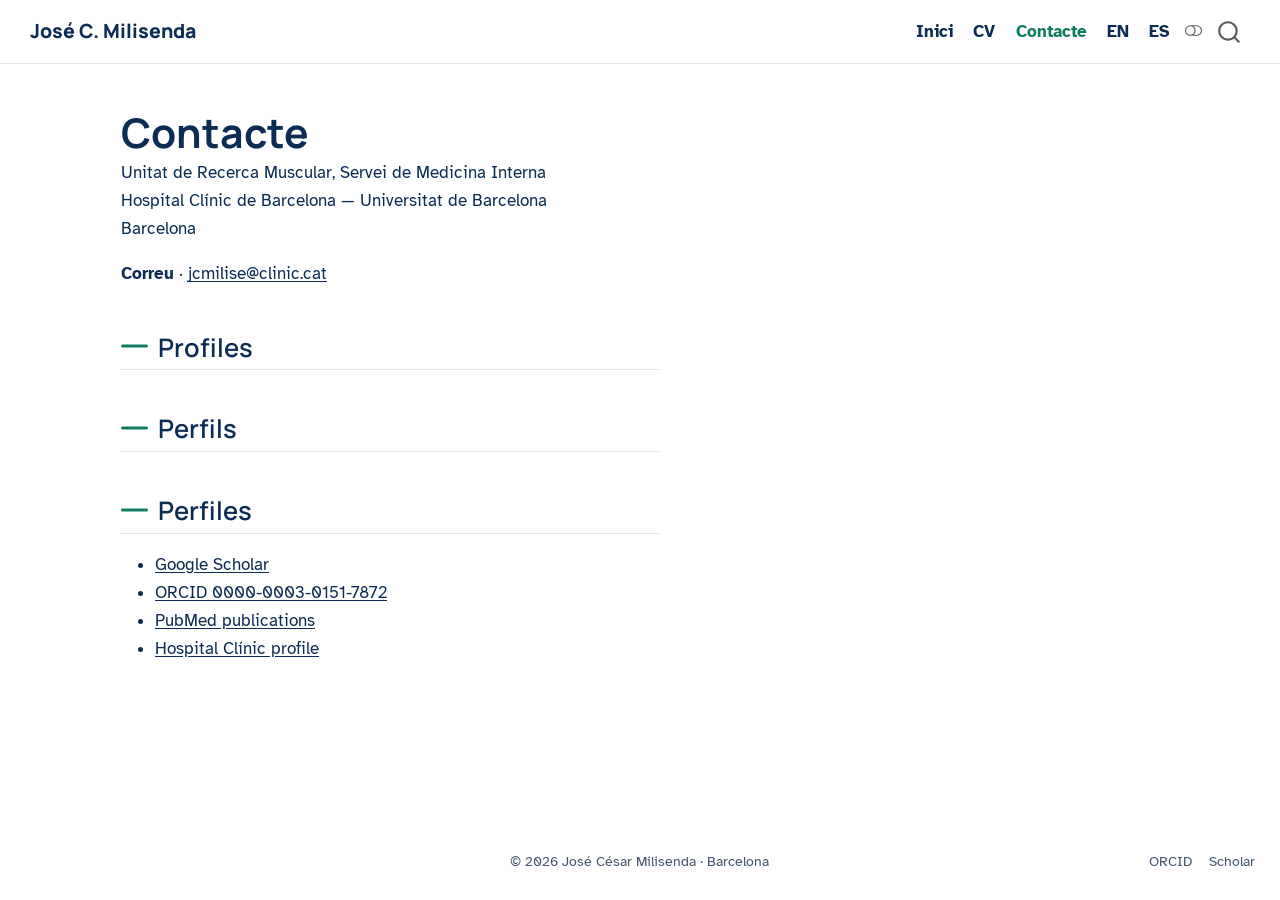
<file: ca/contact.html>
<!DOCTYPE html>
<html xmlns="http://www.w3.org/1999/xhtml" lang="ca" xml:lang="ca"><head>

<meta charset="utf-8">
<meta name="generator" content="quarto-1.11.9">

<meta name="viewport" content="width=device-width, initial-scale=1.0, user-scalable=yes">


<title>Contact — José C. Milisenda – José C. Milisenda</title>
<style>
/* Default styles provided by pandoc.
** See https://pandoc.org/MANUAL.html#variables-for-html for config info.
*/
span.smallcaps{font-variant: small-caps;}
div.columns{display: flex; gap: 1.5em;}
div.column{flex: auto;}
@media screen {
div.columns{gap: min(4vw, 1.5em);}
div.column{overflow-x: auto;}
}
div.hanging-indent{margin-left: 1.5em; text-indent: -1.5em;}
ul.task-list{list-style: none;}
ul.task-list li input[type="checkbox"] {
  width: 0.8em;
  margin: 0 0.8em 0.2em -1em; /* quarto-specific, see https://github.com/quarto-dev/quarto-cli/issues/4556 */ 
  vertical-align: middle;
}
</style>


<script src="site_libs/quarto-nav/quarto-nav.js"></script>
<script src="site_libs/clipboard/clipboard.min.js"></script>
<script src="site_libs/quarto-search/autocomplete.umd.js"></script>
<script src="site_libs/quarto-search/fuse.min.js"></script>
<script src="site_libs/quarto-search/quarto-search.js"></script>
<meta name="quarto:offset" content="./">
<link href="./assets/favicon.png" rel="icon" type="image/png">
<script src="site_libs/quarto-html/quarto.js" type="module"></script>
<script src="site_libs/quarto-html/tabsets/tabsets.js" type="module"></script>
<script src="site_libs/quarto-html/scrollable-regions/scrollable-regions.js" type="module"></script>
<script src="site_libs/quarto-html/popper.min.js"></script>
<script src="site_libs/quarto-html/tippy.umd.min.js"></script>
<script src="site_libs/quarto-html/anchor.min.js"></script>
<link href="site_libs/quarto-html/tippy.css" rel="stylesheet">
<link href="site_libs/quarto-html/quarto-syntax-highlighting-63b5708e65d6cd79cd7618c58d0c21e7.css" rel="stylesheet" class="quarto-color-scheme" id="quarto-text-highlighting-styles">
<link href="site_libs/quarto-html/quarto-syntax-highlighting-dark-447e42e69aaa9833c0ba1b986f430b20.css" rel="stylesheet" class="quarto-color-scheme quarto-color-alternate" id="quarto-text-highlighting-styles">
<link href="site_libs/quarto-html/quarto-syntax-highlighting-63b5708e65d6cd79cd7618c58d0c21e7.css" rel="stylesheet" class="quarto-color-scheme-extra" id="quarto-text-highlighting-styles">
<script src="site_libs/bootstrap/bootstrap.min.js"></script>
<link href="site_libs/bootstrap/bootstrap-icons.css" rel="stylesheet">
<link href="site_libs/bootstrap/bootstrap-4d6b85aed4ae2a2fc2a6e8ffbc16f66c.min.css" rel="stylesheet" append-hash="true" class="quarto-color-scheme" id="quarto-bootstrap" data-mode="light">
<link href="site_libs/bootstrap/bootstrap-dark-f67148e333f3162b9ec31178d133c363.min.css" rel="stylesheet" append-hash="true" class="quarto-color-scheme quarto-color-alternate" id="quarto-bootstrap" data-mode="dark">
<link href="site_libs/bootstrap/bootstrap-4d6b85aed4ae2a2fc2a6e8ffbc16f66c.min.css" rel="stylesheet" append-hash="true" class="quarto-color-scheme-extra" id="quarto-bootstrap" data-mode="light">
<script id="quarto-search-options" type="application/json">{
  "location": "navbar",
  "copy-button": false,
  "collapse-after": 3,
  "panel-placement": "end",
  "type": "overlay",
  "limit": 50,
  "keyboard-shortcut": [
    "f",
    "/",
    "s"
  ],
  "show-item-context": false,
  "language": {
    "search-no-results-text": "Cap resultat",
    "search-matching-documents-text": "documents que coincideixen",
    "search-copy-link-title": "Copia l'enllaç a la cerca",
    "search-hide-matches-text": "Amaga les coincidències addicionals",
    "search-more-match-text": "altra coincidència en aquest document",
    "search-more-matches-text": "altres coincidències en aquest document",
    "search-clear-button-title": "Neteja",
    "search-text-placeholder": "",
    "search-detached-cancel-button-title": "Cancel·la",
    "search-submit-button-title": "Envia",
    "search-label": "Cerca"
  }
}</script>
<style>html{ scroll-behavior: smooth; }</style>


</head>

<body class="nav-fixed fullcontent quarto-light"><a id="quarto-skip-link" class="visually-hidden-focusable" href="#quarto-document-content">Skip to main content</a><script id="quarto-html-before-body" type="application/javascript">
    const toggleBodyColorMode = (bsSheetEl) => {
      const mode = bsSheetEl.getAttribute("data-mode");
      const bodyEl = window.document.querySelector("body");
      if (mode === "dark") {
        bodyEl.classList.add("quarto-dark");
        bodyEl.classList.remove("quarto-light");
      } else {
        bodyEl.classList.add("quarto-light");
        bodyEl.classList.remove("quarto-dark");
      }
    }
    const toggleBodyColorPrimary = () => {
      const bsSheetEl = window.document.querySelector("link#quarto-bootstrap:not([rel=disabled-stylesheet])");
      if (bsSheetEl) {
        toggleBodyColorMode(bsSheetEl);
      }
    }
    const setColorSchemeToggle = (alternate) => {
      const toggles = window.document.querySelectorAll('.quarto-color-scheme-toggle');
      for (let i=0; i < toggles.length; i++) {
        const toggle = toggles[i];
        if (toggle) {
          toggle.setAttribute("aria-checked", alternate ? "true" : "false");
          if (alternate) {
            toggle.classList.add("alternate");
          } else {
            toggle.classList.remove("alternate");
          }
        }
      }
    };
    const toggleColorMode = (alternate) => {
      // Switch the stylesheets
      const primaryStylesheets = window.document.querySelectorAll('link.quarto-color-scheme:not(.quarto-color-alternate)');
      const alternateStylesheets = window.document.querySelectorAll('link.quarto-color-scheme.quarto-color-alternate');
      manageTransitions('#quarto-margin-sidebar .nav-link', false);
      if (alternate) {
        // note: dark is layered on light, we don't disable primary!
        enableStylesheet(alternateStylesheets);
        for (const sheetNode of alternateStylesheets) {
          if (sheetNode.id === "quarto-bootstrap") {
            toggleBodyColorMode(sheetNode);
          }
        }
      } else {
        disableStylesheet(alternateStylesheets);
        enableStylesheet(primaryStylesheets)
        toggleBodyColorPrimary();
      }
      manageTransitions('#quarto-margin-sidebar .nav-link', true);
      // Switch the toggles
      setColorSchemeToggle(alternate)
    }
    // Hack to workaround the fact that safari doesn't
    // properly recolor the scrollbar when toggling (#1455).
    // Not run on load: stylesheets are set before first paint there, and
    // scrolling would undo the scroll to a URL fragment (#14973).
    // The one pixel nudge keeps the reader where they were.
    const refreshSafariScrollbar = () => {
      if (navigator.userAgent.indexOf('Safari') > 0 && navigator.userAgent.indexOf('Chrome') == -1) {
        manageTransitions("body", false);
        const scrollY = window.scrollY;
        window.scrollTo(0, scrollY > 0 ? scrollY - 1 : 1);
        setTimeout(() => {
          window.scrollTo(0, scrollY);
          manageTransitions("body", true);
        }, 40);
      }
    }
    const disableStylesheet = (stylesheets) => {
      for (let i=0; i < stylesheets.length; i++) {
        const stylesheet = stylesheets[i];
        stylesheet.rel = 'disabled-stylesheet';
      }
    }
    const enableStylesheet = (stylesheets) => {
      for (let i=0; i < stylesheets.length; i++) {
        const stylesheet = stylesheets[i];
        if(stylesheet.rel !== 'stylesheet') { // for Chrome, which will still FOUC without this check
          stylesheet.rel = 'stylesheet';
        }
      }
    }
    const manageTransitions = (selector, allowTransitions) => {
      const els = window.document.querySelectorAll(selector);
      for (let i=0; i < els.length; i++) {
        const el = els[i];
        if (allowTransitions) {
          el.classList.remove('notransition');
        } else {
          el.classList.add('notransition');
        }
      }
    }
    const isFileUrl = () => {
      return window.location.protocol === 'file:';
    }
    const hasAlternateSentinel = () => {
      let styleSentinel = getColorSchemeSentinel();
      if (styleSentinel !== null) {
        return styleSentinel === "alternate";
      } else {
        return false;
      }
    }
    const setStyleSentinel = (alternate) => {
      const value = alternate ? "alternate" : "default";
      if (!isFileUrl()) {
        window.localStorage.setItem("quarto-color-scheme", value);
      } else {
        localAlternateSentinel = value;
      }
    }
    const getColorSchemeSentinel = () => {
      if (!isFileUrl()) {
        const storageValue = window.localStorage.getItem("quarto-color-scheme");
        return storageValue != null ? storageValue : localAlternateSentinel;
      } else {
        return localAlternateSentinel;
      }
    }
    const toggleGiscusIfUsed = (isAlternate, darkModeDefault) => {
      const baseTheme = document.querySelector('#giscus-base-theme')?.value ?? 'light';
      const alternateTheme = document.querySelector('#giscus-alt-theme')?.value ?? 'dark';
      let newTheme = '';
      if(authorPrefersDark) {
        newTheme = isAlternate ? baseTheme : alternateTheme;
      } else {
        newTheme = isAlternate ? alternateTheme : baseTheme;
      }
      const changeGiscusTheme = () => {
        // From: https://github.com/giscus/giscus/issues/336
        const sendMessage = (message) => {
          const iframe = document.querySelector('iframe.giscus-frame');
          if (!iframe) return;
          iframe.contentWindow.postMessage({ giscus: message }, 'https://giscus.app');
        }
        sendMessage({
          setConfig: {
            theme: newTheme
          }
        });
      }
      const isGiscussLoaded = window.document.querySelector('iframe.giscus-frame') !== null;
      if (isGiscussLoaded) {
        changeGiscusTheme();
      }
    };
    const authorPrefersDark = false;
    const darkModeDefault = authorPrefersDark;
      document.querySelector('link#quarto-text-highlighting-styles.quarto-color-scheme-extra').rel = 'disabled-stylesheet';
      document.querySelector('link#quarto-bootstrap.quarto-color-scheme-extra').rel = 'disabled-stylesheet';
    let localAlternateSentinel = darkModeDefault ? 'alternate' : 'default';
    // Dark / light mode switch
    window.quartoToggleColorScheme = () => {
      // Read the current dark / light value
      let toAlternate = !hasAlternateSentinel();
      toggleColorMode(toAlternate);
      refreshSafariScrollbar();
      setStyleSentinel(toAlternate);
      toggleGiscusIfUsed(toAlternate, darkModeDefault);
      window.dispatchEvent(new Event('resize'));
    };
    // Switch to dark mode if need be
    if (hasAlternateSentinel()) {
      toggleColorMode(true);
    } else {
      toggleColorMode(false);
    }
  </script>

<div id="quarto-search-results"></div>
  <header id="quarto-header" class="headroom fixed-top">
    <nav class="navbar navbar-expand-lg " data-bs-theme="dark" aria-label="Lloc web">
      <div class="navbar-container container-fluid">
      <div class="navbar-brand-container mx-auto">
    <a class="navbar-brand" href="./index.html">
    <span class="navbar-title">José C. Milisenda</span>
    </a>
  </div>
          <button class="navbar-toggler" type="button" data-bs-toggle="collapse" data-bs-target="#navbarCollapse" aria-controls="navbarCollapse" aria-expanded="false" aria-label="Commuta la navegació" onclick="if (window.quartoToggleHeadroom) { window.quartoToggleHeadroom(); }">
  <span class="navbar-toggler-icon"></span>
</button>
          <div class="collapse navbar-collapse" id="navbarCollapse">
            <ul class="navbar-nav navbar-nav-scroll ms-auto">
  <li class="nav-item">
    <a class="nav-link" href="./index.html"> 
<span class="menu-text">Inici</span></a>
  </li>  
  <li class="nav-item">
    <a class="nav-link" href="./cv.html"> 
<span class="menu-text">CV</span></a>
  </li>  
  <li class="nav-item">
    <a class="nav-link active" href="./contact.html" aria-current="page"> 
<span class="menu-text">Contacte</span></a>
  </li>  
  <li class="nav-item">
    <a class="nav-link" href="./../index.html"> 
<span class="menu-text">EN</span></a>
  </li>  
  <li class="nav-item">
    <a class="nav-link" href="./../es/index.html"> 
<span class="menu-text">ES</span></a>
  </li>  
</ul>
          </div> <!-- /navcollapse -->
            <div class="quarto-navbar-tools">
  <button type="button" role="switch" aria-checked="false" class="quarto-color-scheme-toggle quarto-navigation-tool  px-1" onclick="window.quartoToggleColorScheme(); return false;" title="Commuta el mode fosc" aria-label="Commuta el mode fosc"><i class="bi"></i></button>
</div>
            <div id="quarto-search" class="" title="Cerca"></div>
      </div> <!-- /container-fluid -->
    </nav>
</header>
<!-- content -->
<div id="quarto-content" class="quarto-container page-columns page-rows-contents page-layout-article page-navbar">
<!-- sidebar -->
<!-- margin-sidebar -->
    
<!-- main -->
<main class="content" id="quarto-document-content" tabindex="-1"><header id="title-block-header" class="quarto-title-block"></header>





<section id="contacte" class="level1 title">
<h1 class="title">Contacte</h1>
<p>Unitat de Recerca Muscular, Servei de Medicina Interna<br> Hospital Clínic de Barcelona — Universitat de Barcelona<br> Barcelona</p>
<p><strong>Correu</strong> · <a href="mailto:jcmilise@clinic.cat">jcmilise@clinic.cat</a></p>
<section id="profiles" class="level2 content-visible" data-when-profile="en">
<h2 class="content-visible anchored" data-when-profile="en" data-anchor-id="profiles">Profiles</h2>
</section>
<section id="perfils" class="level2 content-visible" data-when-profile="ca">
<h2 class="content-visible anchored" data-when-profile="ca" data-anchor-id="perfils">Perfils</h2>
</section>
<section id="perfiles" class="level2 content-visible" data-when-profile="es">
<h2 class="content-visible anchored" data-when-profile="es" data-anchor-id="perfiles">Perfiles</h2>
<ul>
<li><a href="https://scholar.google.com/citations?user=VnfHQaQAAAAJ">Google Scholar</a></li>
<li><a href="https://orcid.org/0000-0003-0151-7872">ORCID 0000-0003-0151-7872</a></li>
<li><a href="https://pubmed.ncbi.nlm.nih.gov/?term=Milisenda+JC%5BAuthor%5D">PubMed publications</a></li>
<li><a href="https://www.clinicbarcelona.org/profesionales/jose-milisenda">Hospital Clínic profile</a></li>
</ul>


</section>
</section>

</main> <!-- /main -->
<script id="quarto-html-after-body" type="application/javascript">
  window.document.addEventListener("DOMContentLoaded", function (event) {
    // Ensure there is a toggle, if there isn't float one in the top right
    if (window.document.querySelector('.quarto-color-scheme-toggle') === null) {
      const toggle = window.document.createElement('button');
      toggle.type = "button";
      toggle.setAttribute("role", "switch");
      toggle.setAttribute("aria-checked", "false");
      toggle.classList.add('top-right');
      toggle.classList.add('quarto-color-scheme-toggle');
      toggle.setAttribute("aria-label", "Commuta el mode fosc");
      toggle.onclick = function() { try { window.quartoToggleColorScheme(); } catch {} return false; };
      const i = window.document.createElement("i");
      i.classList.add('bi');
      toggle.appendChild(i);
      // Put the toggle in a landmark of its own, so that landmark navigation
      // can reach it.
      //
      // The container is always a fresh direct child of body, and the toggle is
      // never moved into page furniture that the theme or the author controls.
      // The toggle is positioned against the page, so any ancestor that
      // establishes a containing block captures it: a positioned element or a
      // grid for position: absolute, and transform, filter, will-change or
      // contain for position: fixed. A direct child of body has none of these
      // to inherit, and the shift when one appears is silent and visual.
      //
      // ARIA says a document should have at most one banner, and axe reports a
      // duplicate whether or not the banners carry distinct labels. So use a
      // header when the page has no banner yet, and a named region otherwise.
      //
      // A header is a banner wherever it sits, unless it is inside sectioning
      // content, so this cannot just look at the children of body: a custom
      // page layout wraps the title block header in a plain div. An explicit
      // role="banner" always counts.
      const sectioning = 'article, aside, main, nav, section, [role="article"], [role="complementary"], [role="main"], [role="navigation"], [role="region"]';
      const hasBanner = Array.from(
        window.document.querySelectorAll('header:not([role]), [role="banner"]')
      ).some(function(el) {
        return el.hasAttribute("role") || el.closest(sectioning) === null;
      });
      const container = window.document.createElement(hasBanner ? "div" : "header");
      if (hasBanner) {
        container.setAttribute("role", "region");
        container.setAttribute("aria-label", "Commuta el mode fosc");
      }
      container.classList.add('quarto-color-scheme-toggle-container');
      container.appendChild(toggle);
      window.document.body.appendChild(container);
    }
    setColorSchemeToggle(hasAlternateSentinel())
    const icon = "";
    const anchorJS = new window.AnchorJS();
    anchorJS.options = {
      placement: 'right',
      icon: icon
    };
    anchorJS.add('.anchored');
    const isCodeAnnotation = (el) => {
      for (const clz of el.classList) {
        if (clz.startsWith('code-annotation-')) {                     
          return true;
        }
      }
      return false;
    }
    const onCopySuccess = function(e) {
      // button target
      const button = e.trigger;
      // don't keep focus
      button.blur();
      // flash "checked"
      button.classList.add('code-copy-button-checked');
      var currentTitle = button.getAttribute("title");
      button.setAttribute("title", "Copiat!");
      let tooltip;
      if (window.bootstrap) {
        button.setAttribute("data-bs-toggle", "tooltip");
        button.setAttribute("data-bs-placement", "left");
        button.setAttribute("data-bs-title", "Copiat!");
        tooltip = new bootstrap.Tooltip(button, 
          { trigger: "manual", 
            customClass: "code-copy-button-tooltip",
            offset: [0, -8]});
        tooltip.show();    
      }
      setTimeout(function() {
        if (tooltip) {
          tooltip.hide();
          button.removeAttribute("data-bs-title");
          button.removeAttribute("data-bs-toggle");
          button.removeAttribute("data-bs-placement");
        }
        button.setAttribute("title", currentTitle);
        button.classList.remove('code-copy-button-checked');
      }, 1000);
      // clear code selection
      e.clearSelection();
    }
    const getTextToCopy = function(trigger) {
      const outerScaffold = trigger.parentElement.cloneNode(true);
      const codeEl = outerScaffold.querySelector('code');
      for (const childEl of codeEl.children) {
        if (isCodeAnnotation(childEl)) {
          childEl.remove();
        }
      }
      return codeEl.innerText;
    }
    const clipboard = new window.ClipboardJS('.code-copy-button:not([data-in-quarto-modal])', {
      text: getTextToCopy
    });
    clipboard.on('success', onCopySuccess);
    if (window.document.getElementById('quarto-embedded-source-code-modal')) {
      const clipboardModal = new window.ClipboardJS('.code-copy-button[data-in-quarto-modal]', {
        text: getTextToCopy,
        container: window.document.getElementById('quarto-embedded-source-code-modal')
      });
      clipboardModal.on('success', onCopySuccess);
    }
      var localhostRegex = new RegExp(/^(?:http|https):\/\/localhost\:?[0-9]*\//);
      var mailtoRegex = new RegExp(/^mailto:/);
        var filterRegex = new RegExp('/' + window.location.host + '/');
      const newWindowLabel = "(opens in a new tab)";
      const newWindowNoteId = "quarto-ext-newwindow-label";
      // Links reference one hidden label through aria-describedby, so the
      // announcement never changes their accessible name.
      var describeNewWindow = (link) => {
        if (!window.document.getElementById(newWindowNoteId)) {
          var newWindowNote = window.document.createElement("span");
          newWindowNote.id = newWindowNoteId;
          newWindowNote.hidden = true;
          newWindowNote.textContent = newWindowLabel;
          window.document.body.appendChild(newWindowNote);
        }
        var describedBy = (link.getAttribute("aria-describedby") || "").split(/\s+/).filter(Boolean);
        if (!describedBy.includes(newWindowNoteId)) {
          describedBy.push(newWindowNoteId);
          link.setAttribute("aria-describedby", describedBy.join(" "));
        }
      }
      var isInternal = (href) => {
          return filterRegex.test(href) || localhostRegex.test(href) || mailtoRegex.test(href);
      }
      // Inspect non-navigation links and adorn them if external
      window.quartoDecorateExternalLinks = function (root) {
     var links = (root || window.document).querySelectorAll('a[href]:not(.nav-link):not(.navbar-brand):not(.toc-action):not(.sidebar-link):not(.sidebar-item-toggle):not(.pagination-link):not(.no-external):not([aria-hidden]):not(.dropdown-item):not(.quarto-navigation-tool):not(.about-link)');
      for (var i=0; i<links.length; i++) {
        const link = links[i];
        if (!isInternal(link.href)) {
          // undo the damage that might have been done by quarto-nav.js in the case of
          // links that we want to consider external
          if (link.dataset.originalHref !== undefined) {
            link.href = link.dataset.originalHref;
          }
            // target, if specified
            link.setAttribute("target", "_blank");
            if (link.getAttribute("rel") === null) {
              link.setAttribute("rel", "noopener");
            }
            describeNewWindow(link);
          if (!link.classList.contains('no-external-icon')) {
          }
        }
      }
      };
      window.quartoDecorateExternalLinks(window.document);
    // Esc closes the popup (WCAG 1.4.13) and focus leaving both trigger and
    // popup closes it (WCAG 2.4.11); tippy handles neither for interactive popups.
    const hideOnEscAndFocusOut = {
      name: 'hideOnEscAndFocusOut',
      defaultValue: true,
      fn(instance) {
        const dismiss = () => {
          // A show scheduled by the trigger delay would otherwise reopen it
          instance.clearDelayTimeouts();
          instance.hide();
        };
        const onKeyDown = (event) => {
          if (event.key !== 'Escape') {
            return;
          }
          // Keep Esc from also reaching page handlers (e.g. reveal.js overview),
          // except an open reveal.js slide menu, which Esc should close too.
          // The menu handles keys only when its keyboard option is on.
          const menuHandlesEsc = window.Reveal?.getPlugin?.('menu')?.isOpen() &&
            window.Reveal.getConfig().menu?.keyboard !== false;
          if (!menuHandlesEsc) {
            event.stopPropagation();
          }
          if (instance.popper.contains(window.document.activeElement)) {
            // Disabled while refocusing so the focus trigger does not reopen it
            instance.disable();
            instance.reference.focus();
            instance.enable();
          }
          dismiss();
        };
        const onFocusOut = (event) => {
          const target = event.relatedTarget;
          if (target && !instance.reference.contains(target) &&
              !instance.popper.contains(target)) {
            dismiss();
          }
        };
        // On the trigger too: a click trigger (code-annotations: select) has no
        // blur handling. Attached for the instance's lifetime so leaving the
        // trigger also cancels a show still pending on the trigger delay.
        instance.reference.addEventListener('focusout', onFocusOut);
        return {
          onShow() {
            window.document.addEventListener('keydown', onKeyDown, true);
            instance.popper.addEventListener('focusout', onFocusOut);
          },
          onHide() {
            window.document.removeEventListener('keydown', onKeyDown, true);
            instance.popper.removeEventListener('focusout', onFocusOut);
          },
          onDestroy() {
            instance.reference.removeEventListener('focusout', onFocusOut);
          },
        };
      },
    };
    function tippyHover(el, contentFn, onTriggerFn, onUntriggerFn) {
      const config = {
        allowHTML: true,
        maxWidth: 500,
        delay: 100,
        arrow: false,
        appendTo: function(el) {
            return el.parentElement;
        },
        interactive: true,
        interactiveBorder: 10,
        theme: 'quarto',
        placement: 'bottom-start',
        plugins: [hideOnEscAndFocusOut],
      };
      if (contentFn) {
        config.content = contentFn;
      }
      if (onTriggerFn) {
        config.onTrigger = onTriggerFn;
      }
      if (onUntriggerFn) {
        config.onUntrigger = onUntriggerFn;
      }
      window.tippy(el, config); 
    }
    const noterefs = window.document.querySelectorAll('a[role="doc-noteref"]');
    for (var i=0; i<noterefs.length; i++) {
      const ref = noterefs[i];
      tippyHover(ref, function() {
        // use id or data attribute instead here
        let href = ref.getAttribute('data-footnote-href') || ref.getAttribute('href');
        try { href = new URL(href).hash; } catch {}
        const id = href.replace(/^#\/?/, "");
        const note = window.document.getElementById(id);
        if (note) {
          return note.innerHTML;
        } else {
          return "";
        }
      });
    }
    const xrefs = window.document.querySelectorAll('a.quarto-xref');
    const processXRef = (id, note) => {
      // Strip column container classes
      const stripColumnClz = (el) => {
        el.classList.remove("page-full", "page-columns");
        if (el.children) {
          for (const child of el.children) {
            stripColumnClz(child);
          }
        }
      }
      stripColumnClz(note)
      if (id === null || id.startsWith('sec-')) {
        // Special case sections, only their first couple elements
        const container = document.createElement("div");
        if (note.children && note.children.length > 2) {
          container.appendChild(note.children[0].cloneNode(true));
          for (let i = 1; i < note.children.length; i++) {
            const child = note.children[i];
            if (child.tagName === "P" && child.innerText === "") {
              continue;
            } else {
              container.appendChild(child.cloneNode(true));
              break;
            }
          }
          if (window.Quarto?.typesetMath) {
            window.Quarto.typesetMath(container);
          }
          return container.innerHTML
        } else {
          if (window.Quarto?.typesetMath) {
            window.Quarto.typesetMath(note);
          }
          return note.innerHTML;
        }
      } else {
        // Remove any anchor links if they are present
        const anchorLink = note.querySelector('a.anchorjs-link');
        if (anchorLink) {
          anchorLink.remove();
        }
        if (window.Quarto?.typesetMath) {
          window.Quarto.typesetMath(note);
        }
        if (note.classList.contains("callout")) {
          return note.outerHTML;
        } else {
          return note.innerHTML;
        }
      }
    }
    for (var i=0; i<xrefs.length; i++) {
      const xref = xrefs[i];
      tippyHover(xref, undefined, function(instance) {
        instance.disable();
        let url = xref.getAttribute('href');
        let hash = undefined; 
        if (url.startsWith('#')) {
          hash = url;
        } else {
          try { hash = new URL(url).hash; } catch {}
        }
        if (hash) {
          const id = hash.replace(/^#\/?/, "");
          const note = window.document.getElementById(id);
          if (note !== null) {
            try {
              const html = processXRef(id, note.cloneNode(true));
              instance.setContent(html);
            } finally {
              instance.enable();
              instance.show();
            }
          } else {
            // See if we can fetch this
            fetch(url.split('#')[0])
            .then(res => res.text())
            .then(html => {
              const parser = new DOMParser();
              const htmlDoc = parser.parseFromString(html, "text/html");
              const note = htmlDoc.getElementById(id);
              if (note !== null) {
                const html = processXRef(id, note);
                instance.setContent(html);
              } 
            }).finally(() => {
              instance.enable();
              instance.show();
            });
          }
        } else {
          // See if we can fetch a full url (with no hash to target)
          // This is a special case and we should probably do some content thinning / targeting
          fetch(url)
          .then(res => res.text())
          .then(html => {
            const parser = new DOMParser();
            const htmlDoc = parser.parseFromString(html, "text/html");
            const note = htmlDoc.querySelector('main.content');
            if (note !== null) {
              // This should only happen for chapter cross references
              // (since there is no id in the URL)
              // remove the first header
              if (note.children.length > 0 && note.children[0].tagName === "HEADER") {
                note.children[0].remove();
              }
              const html = processXRef(null, note);
              instance.setContent(html);
            } 
          }).finally(() => {
            instance.enable();
            instance.show();
          });
        }
      }, function(instance) {
      });
    }
        let selectedAnnoteEl;
        const selectorForAnnotation = ( cell, annotation) => {
          let cellAttr = 'data-code-cell="' + cell + '"';
          let lineAttr = 'data-code-annotation="' +  annotation + '"';
          const selector = 'span[' + cellAttr + '][' + lineAttr + ']';
          return selector;
        }
        const selectCodeLines = (annoteEl) => {
          const doc = window.document;
          const targetCell = annoteEl.getAttribute("data-target-cell");
          const targetAnnotation = annoteEl.getAttribute("data-target-annotation");
          const annoteSpan = window.document.querySelector(selectorForAnnotation(targetCell, targetAnnotation));
          const lines = annoteSpan.getAttribute("data-code-lines").split(",");
          const lineIds = lines.map((line) => {
            return targetCell + "-" + line;
          })
          // Each band is positioned against its own containing block, which is
          // not the offsetParent of the lines, so place it from client rects.
          const placeBand = (band, firstEl, lastEl, codeBlock) => {
            const container = band.offsetParent;
            if (container === null) {
              return;
            }
            const containerRect = container.getBoundingClientRect();
            // Reveal.js scales slides with a transform, so convert client
            // pixels back to the CSS pixels of the container.
            const scale = containerRect.height / container.offsetHeight || 1;
            const firstRect = firstEl.getBoundingClientRect();
            const lastRect = lastEl.getBoundingClientRect();
            const top = (firstRect.top - containerRect.top) / scale - container.clientTop + container.scrollTop;
            const height = (lastRect.bottom - firstRect.top) / scale;
            band.style.top = top - 2 + "px";
            band.style.height = height + 4 + "px";
            if (codeBlock) {
              // Without the copy button wrapper, the containing block is wider
              // than the code block, so span the code block explicitly.
              const blockRect = codeBlock.getBoundingClientRect();
              band.style.left = (blockRect.left - containerRect.left) / scale - container.clientLeft + container.scrollLeft + "px";
              band.style.width = blockRect.width / scale + "px";
            }
          };
          if (lineIds.length > 0) {
            const el = window.document.getElementById(lineIds[0]);
            const lastEl = window.document.getElementById(lineIds[lineIds.length - 1]);
            const parent = el.parentElement.parentElement;
            // cook up a div (if necessary) and position it
            let div = window.document.getElementById("code-annotation-line-highlight");
            if (div === null) {
              div = window.document.createElement("div");
              div.setAttribute("id", "code-annotation-line-highlight");
              div.style.position = 'absolute';
              parent.appendChild(div);
            }
            placeBand(div, el, lastEl, parent.closest("div.sourceCode") || parent);
            let gutterDiv = window.document.getElementById("code-annotation-line-highlight-gutter");
            if (gutterDiv === null) {
              gutterDiv = window.document.createElement("div");
              gutterDiv.setAttribute("id", "code-annotation-line-highlight-gutter");
              gutterDiv.style.position = 'absolute';
              const codeCell = window.document.getElementById(targetCell);
              const gutter = codeCell.querySelector('.code-annotation-gutter');
              gutter.appendChild(gutterDiv);
            }
            placeBand(gutterDiv, el, lastEl);
            selectedAnnoteEl = annoteEl;
          }
        };
        const unselectCodeLines = () => {
          const elementsIds = ["code-annotation-line-highlight", "code-annotation-line-highlight-gutter"];
          elementsIds.forEach((elId) => {
            const div = window.document.getElementById(elId);
            if (div) {
              div.remove();
            }
          });
          selectedAnnoteEl = undefined;
        };
          // Handle positioning of the toggle
      window.addEventListener(
        "resize",
        throttle(() => {
          elRect = undefined;
          if (selectedAnnoteEl) {
            selectCodeLines(selectedAnnoteEl);
          }
        }, 10)
      );
      function throttle(fn, ms) {
      let throttle = false;
      let timer;
        return (...args) => {
          if(!throttle) { // first call gets through
              fn.apply(this, args);
              throttle = true;
          } else { // all the others get throttled
              if(timer) clearTimeout(timer); // cancel #2
              timer = setTimeout(() => {
                fn.apply(this, args);
                timer = throttle = false;
              }, ms);
          }
        };
      }
        // Attach click handler to the DT
        const annoteDls = window.document.querySelectorAll('dt[data-target-cell]');
        for (const annoteDlNode of annoteDls) {
          annoteDlNode.addEventListener('click', (event) => {
            const clickedEl = event.target;
            if (clickedEl !== selectedAnnoteEl) {
              unselectCodeLines();
              const activeEl = window.document.querySelector('dt[data-target-cell].code-annotation-active');
              if (activeEl) {
                activeEl.classList.remove('code-annotation-active');
              }
              selectCodeLines(clickedEl);
              clickedEl.classList.add('code-annotation-active');
            } else {
              // Unselect the line
              unselectCodeLines();
              clickedEl.classList.remove('code-annotation-active');
            }
          });
        }
    const findCites = (el) => {
      const parentEl = el.parentElement;
      if (parentEl) {
        const cites = parentEl.dataset.cites;
        if (cites) {
          return {
            el,
            cites: cites.split(' ')
          };
        } else {
          return findCites(el.parentElement)
        }
      } else {
        return undefined;
      }
    };
    var bibliorefs = window.document.querySelectorAll('a[role="doc-biblioref"]');
    for (var i=0; i<bibliorefs.length; i++) {
      const ref = bibliorefs[i];
      const citeInfo = findCites(ref);
      if (citeInfo) {
        tippyHover(citeInfo.el, function() {
          var popup = window.document.createElement('div');
          citeInfo.cites.forEach(function(cite) {
            var citeDiv = window.document.createElement('div');
            citeDiv.classList.add('hanging-indent');
            citeDiv.classList.add('csl-entry');
            var biblioDiv = window.document.getElementById('ref-' + cite);
            if (biblioDiv) {
              citeDiv.innerHTML = biblioDiv.innerHTML;
            }
            popup.appendChild(citeDiv);
          });
          return popup.innerHTML;
        });
      }
    }
  });
  </script>
  <script type="application/javascript">
  window.quartoScrollableRegionsLabels = {"code":"Codi desplaçable","output":"Sortida desplaçable"};
  </script>
</div> <!-- /content -->
<footer class="footer">
  <div class="nav-footer">
    <div class="nav-footer-left">
      &nbsp;
    </div>   
    <div class="nav-footer-center">
<p>© 2026 José César Milisenda · Barcelona</p>
</div>
    <div class="nav-footer-right">
      <ul class="footer-items list-unstyled">
    <li class="nav-item">
    <a class="nav-link" href="https://orcid.org/0000-0003-0151-7872">
<p>ORCID</p>
</a>
  </li>  
    <li class="nav-item">
    <a class="nav-link" href="https://scholar.google.com/citations?user=VnfHQaQAAAAJ">
<p>Scholar</p>
</a>
  </li>  
</ul>
    </div>
  </div>
</footer>




<script src="site_libs/quarto-html/zenscroll-min.js"></script>
</body></html>
</file>
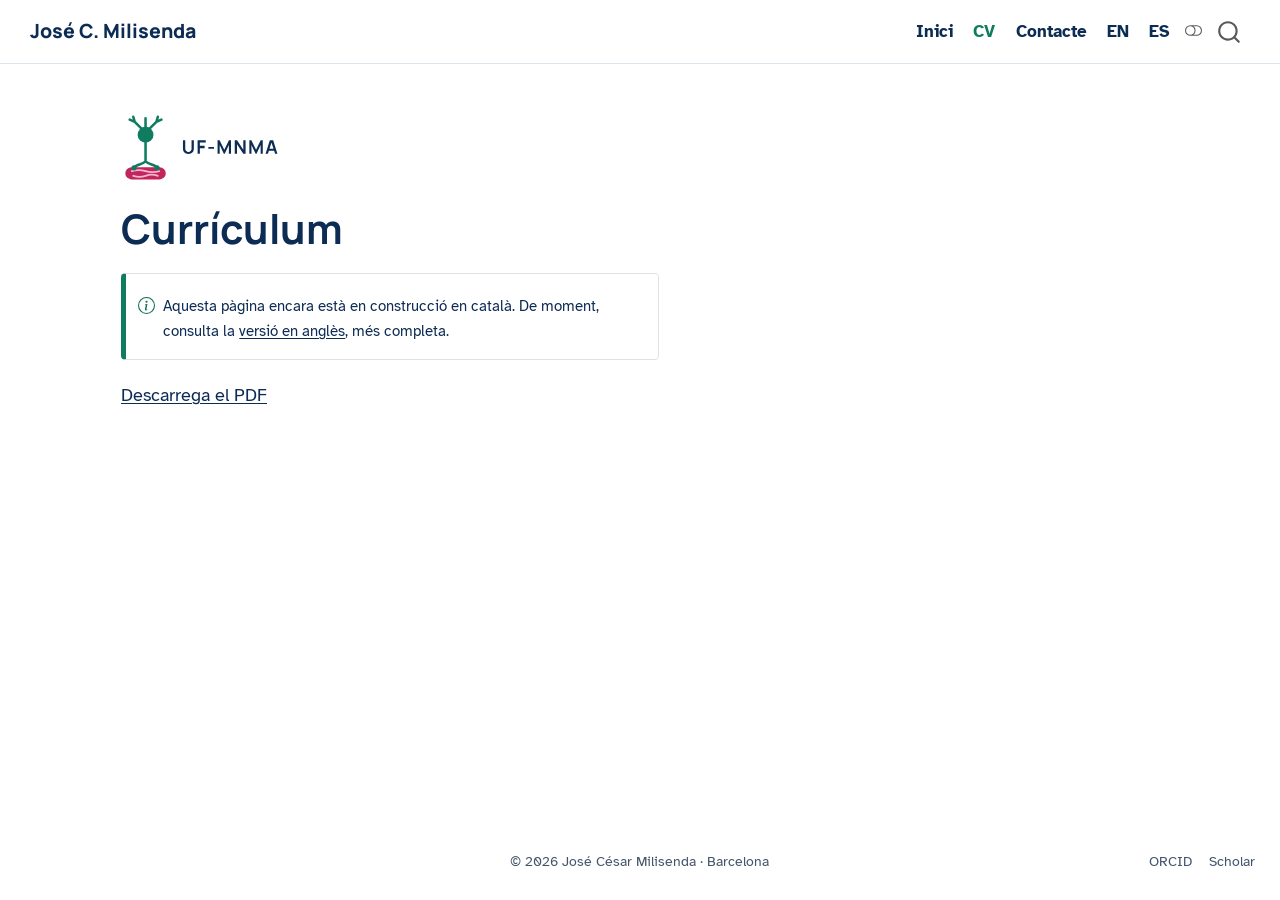
<file: ca/cv.html>
<!DOCTYPE html>
<html xmlns="http://www.w3.org/1999/xhtml" lang="ca" xml:lang="ca"><head>

<meta charset="utf-8">
<meta name="generator" content="quarto-1.11.9">

<meta name="viewport" content="width=device-width, initial-scale=1.0, user-scalable=yes">


<title>CV — José C. Milisenda – José C. Milisenda</title>
<style>
/* Default styles provided by pandoc.
** See https://pandoc.org/MANUAL.html#variables-for-html for config info.
*/
span.smallcaps{font-variant: small-caps;}
div.columns{display: flex; gap: 1.5em;}
div.column{flex: auto;}
@media screen {
div.columns{gap: min(4vw, 1.5em);}
div.column{overflow-x: auto;}
}
div.hanging-indent{margin-left: 1.5em; text-indent: -1.5em;}
ul.task-list{list-style: none;}
ul.task-list li input[type="checkbox"] {
  width: 0.8em;
  margin: 0 0.8em 0.2em -1em; /* quarto-specific, see https://github.com/quarto-dev/quarto-cli/issues/4556 */ 
  vertical-align: middle;
}
</style>


<script src="site_libs/quarto-nav/quarto-nav.js"></script>
<script src="site_libs/clipboard/clipboard.min.js"></script>
<script src="site_libs/quarto-search/autocomplete.umd.js"></script>
<script src="site_libs/quarto-search/fuse.min.js"></script>
<script src="site_libs/quarto-search/quarto-search.js"></script>
<meta name="quarto:offset" content="./">
<link href="./assets/favicon.png" rel="icon" type="image/png">
<script src="site_libs/quarto-html/quarto.js" type="module"></script>
<script src="site_libs/quarto-html/tabsets/tabsets.js" type="module"></script>
<script src="site_libs/quarto-html/scrollable-regions/scrollable-regions.js" type="module"></script>
<script src="site_libs/quarto-html/popper.min.js"></script>
<script src="site_libs/quarto-html/tippy.umd.min.js"></script>
<script src="site_libs/quarto-html/anchor.min.js"></script>
<link href="site_libs/quarto-html/tippy.css" rel="stylesheet">
<link href="site_libs/quarto-html/quarto-syntax-highlighting-63b5708e65d6cd79cd7618c58d0c21e7.css" rel="stylesheet" class="quarto-color-scheme" id="quarto-text-highlighting-styles">
<link href="site_libs/quarto-html/quarto-syntax-highlighting-dark-447e42e69aaa9833c0ba1b986f430b20.css" rel="stylesheet" class="quarto-color-scheme quarto-color-alternate" id="quarto-text-highlighting-styles">
<link href="site_libs/quarto-html/quarto-syntax-highlighting-63b5708e65d6cd79cd7618c58d0c21e7.css" rel="stylesheet" class="quarto-color-scheme-extra" id="quarto-text-highlighting-styles">
<script src="site_libs/bootstrap/bootstrap.min.js"></script>
<link href="site_libs/bootstrap/bootstrap-icons.css" rel="stylesheet">
<link href="site_libs/bootstrap/bootstrap-4d6b85aed4ae2a2fc2a6e8ffbc16f66c.min.css" rel="stylesheet" append-hash="true" class="quarto-color-scheme" id="quarto-bootstrap" data-mode="light">
<link href="site_libs/bootstrap/bootstrap-dark-f67148e333f3162b9ec31178d133c363.min.css" rel="stylesheet" append-hash="true" class="quarto-color-scheme quarto-color-alternate" id="quarto-bootstrap" data-mode="dark">
<link href="site_libs/bootstrap/bootstrap-4d6b85aed4ae2a2fc2a6e8ffbc16f66c.min.css" rel="stylesheet" append-hash="true" class="quarto-color-scheme-extra" id="quarto-bootstrap" data-mode="light">
<script id="quarto-search-options" type="application/json">{
  "location": "navbar",
  "copy-button": false,
  "collapse-after": 3,
  "panel-placement": "end",
  "type": "overlay",
  "limit": 50,
  "keyboard-shortcut": [
    "f",
    "/",
    "s"
  ],
  "show-item-context": false,
  "language": {
    "search-no-results-text": "Cap resultat",
    "search-matching-documents-text": "documents que coincideixen",
    "search-copy-link-title": "Copia l'enllaç a la cerca",
    "search-hide-matches-text": "Amaga les coincidències addicionals",
    "search-more-match-text": "altra coincidència en aquest document",
    "search-more-matches-text": "altres coincidències en aquest document",
    "search-clear-button-title": "Neteja",
    "search-text-placeholder": "",
    "search-detached-cancel-button-title": "Cancel·la",
    "search-submit-button-title": "Envia",
    "search-label": "Cerca"
  }
}</script>
<style>html{ scroll-behavior: smooth; }</style>


</head>

<body class="nav-fixed fullcontent quarto-light"><a id="quarto-skip-link" class="visually-hidden-focusable" href="#quarto-document-content">Skip to main content</a><script id="quarto-html-before-body" type="application/javascript">
    const toggleBodyColorMode = (bsSheetEl) => {
      const mode = bsSheetEl.getAttribute("data-mode");
      const bodyEl = window.document.querySelector("body");
      if (mode === "dark") {
        bodyEl.classList.add("quarto-dark");
        bodyEl.classList.remove("quarto-light");
      } else {
        bodyEl.classList.add("quarto-light");
        bodyEl.classList.remove("quarto-dark");
      }
    }
    const toggleBodyColorPrimary = () => {
      const bsSheetEl = window.document.querySelector("link#quarto-bootstrap:not([rel=disabled-stylesheet])");
      if (bsSheetEl) {
        toggleBodyColorMode(bsSheetEl);
      }
    }
    const setColorSchemeToggle = (alternate) => {
      const toggles = window.document.querySelectorAll('.quarto-color-scheme-toggle');
      for (let i=0; i < toggles.length; i++) {
        const toggle = toggles[i];
        if (toggle) {
          toggle.setAttribute("aria-checked", alternate ? "true" : "false");
          if (alternate) {
            toggle.classList.add("alternate");
          } else {
            toggle.classList.remove("alternate");
          }
        }
      }
    };
    const toggleColorMode = (alternate) => {
      // Switch the stylesheets
      const primaryStylesheets = window.document.querySelectorAll('link.quarto-color-scheme:not(.quarto-color-alternate)');
      const alternateStylesheets = window.document.querySelectorAll('link.quarto-color-scheme.quarto-color-alternate');
      manageTransitions('#quarto-margin-sidebar .nav-link', false);
      if (alternate) {
        // note: dark is layered on light, we don't disable primary!
        enableStylesheet(alternateStylesheets);
        for (const sheetNode of alternateStylesheets) {
          if (sheetNode.id === "quarto-bootstrap") {
            toggleBodyColorMode(sheetNode);
          }
        }
      } else {
        disableStylesheet(alternateStylesheets);
        enableStylesheet(primaryStylesheets)
        toggleBodyColorPrimary();
      }
      manageTransitions('#quarto-margin-sidebar .nav-link', true);
      // Switch the toggles
      setColorSchemeToggle(alternate)
    }
    // Hack to workaround the fact that safari doesn't
    // properly recolor the scrollbar when toggling (#1455).
    // Not run on load: stylesheets are set before first paint there, and
    // scrolling would undo the scroll to a URL fragment (#14973).
    // The one pixel nudge keeps the reader where they were.
    const refreshSafariScrollbar = () => {
      if (navigator.userAgent.indexOf('Safari') > 0 && navigator.userAgent.indexOf('Chrome') == -1) {
        manageTransitions("body", false);
        const scrollY = window.scrollY;
        window.scrollTo(0, scrollY > 0 ? scrollY - 1 : 1);
        setTimeout(() => {
          window.scrollTo(0, scrollY);
          manageTransitions("body", true);
        }, 40);
      }
    }
    const disableStylesheet = (stylesheets) => {
      for (let i=0; i < stylesheets.length; i++) {
        const stylesheet = stylesheets[i];
        stylesheet.rel = 'disabled-stylesheet';
      }
    }
    const enableStylesheet = (stylesheets) => {
      for (let i=0; i < stylesheets.length; i++) {
        const stylesheet = stylesheets[i];
        if(stylesheet.rel !== 'stylesheet') { // for Chrome, which will still FOUC without this check
          stylesheet.rel = 'stylesheet';
        }
      }
    }
    const manageTransitions = (selector, allowTransitions) => {
      const els = window.document.querySelectorAll(selector);
      for (let i=0; i < els.length; i++) {
        const el = els[i];
        if (allowTransitions) {
          el.classList.remove('notransition');
        } else {
          el.classList.add('notransition');
        }
      }
    }
    const isFileUrl = () => {
      return window.location.protocol === 'file:';
    }
    const hasAlternateSentinel = () => {
      let styleSentinel = getColorSchemeSentinel();
      if (styleSentinel !== null) {
        return styleSentinel === "alternate";
      } else {
        return false;
      }
    }
    const setStyleSentinel = (alternate) => {
      const value = alternate ? "alternate" : "default";
      if (!isFileUrl()) {
        window.localStorage.setItem("quarto-color-scheme", value);
      } else {
        localAlternateSentinel = value;
      }
    }
    const getColorSchemeSentinel = () => {
      if (!isFileUrl()) {
        const storageValue = window.localStorage.getItem("quarto-color-scheme");
        return storageValue != null ? storageValue : localAlternateSentinel;
      } else {
        return localAlternateSentinel;
      }
    }
    const toggleGiscusIfUsed = (isAlternate, darkModeDefault) => {
      const baseTheme = document.querySelector('#giscus-base-theme')?.value ?? 'light';
      const alternateTheme = document.querySelector('#giscus-alt-theme')?.value ?? 'dark';
      let newTheme = '';
      if(authorPrefersDark) {
        newTheme = isAlternate ? baseTheme : alternateTheme;
      } else {
        newTheme = isAlternate ? alternateTheme : baseTheme;
      }
      const changeGiscusTheme = () => {
        // From: https://github.com/giscus/giscus/issues/336
        const sendMessage = (message) => {
          const iframe = document.querySelector('iframe.giscus-frame');
          if (!iframe) return;
          iframe.contentWindow.postMessage({ giscus: message }, 'https://giscus.app');
        }
        sendMessage({
          setConfig: {
            theme: newTheme
          }
        });
      }
      const isGiscussLoaded = window.document.querySelector('iframe.giscus-frame') !== null;
      if (isGiscussLoaded) {
        changeGiscusTheme();
      }
    };
    const authorPrefersDark = false;
    const darkModeDefault = authorPrefersDark;
      document.querySelector('link#quarto-text-highlighting-styles.quarto-color-scheme-extra').rel = 'disabled-stylesheet';
      document.querySelector('link#quarto-bootstrap.quarto-color-scheme-extra').rel = 'disabled-stylesheet';
    let localAlternateSentinel = darkModeDefault ? 'alternate' : 'default';
    // Dark / light mode switch
    window.quartoToggleColorScheme = () => {
      // Read the current dark / light value
      let toAlternate = !hasAlternateSentinel();
      toggleColorMode(toAlternate);
      refreshSafariScrollbar();
      setStyleSentinel(toAlternate);
      toggleGiscusIfUsed(toAlternate, darkModeDefault);
      window.dispatchEvent(new Event('resize'));
    };
    // Switch to dark mode if need be
    if (hasAlternateSentinel()) {
      toggleColorMode(true);
    } else {
      toggleColorMode(false);
    }
  </script>

<div id="quarto-search-results"></div>
  <header id="quarto-header" class="headroom fixed-top">
    <nav class="navbar navbar-expand-lg " data-bs-theme="dark" aria-label="Lloc web">
      <div class="navbar-container container-fluid">
      <div class="navbar-brand-container mx-auto">
    <a class="navbar-brand" href="./index.html">
    <span class="navbar-title">José C. Milisenda</span>
    </a>
  </div>
          <button class="navbar-toggler" type="button" data-bs-toggle="collapse" data-bs-target="#navbarCollapse" aria-controls="navbarCollapse" aria-expanded="false" aria-label="Commuta la navegació" onclick="if (window.quartoToggleHeadroom) { window.quartoToggleHeadroom(); }">
  <span class="navbar-toggler-icon"></span>
</button>
          <div class="collapse navbar-collapse" id="navbarCollapse">
            <ul class="navbar-nav navbar-nav-scroll ms-auto">
  <li class="nav-item">
    <a class="nav-link" href="./index.html"> 
<span class="menu-text">Inici</span></a>
  </li>  
  <li class="nav-item">
    <a class="nav-link active" href="./cv.html" aria-current="page"> 
<span class="menu-text">CV</span></a>
  </li>  
  <li class="nav-item">
    <a class="nav-link" href="./contact.html"> 
<span class="menu-text">Contacte</span></a>
  </li>  
  <li class="nav-item">
    <a class="nav-link" href="./../index.html"> 
<span class="menu-text">EN</span></a>
  </li>  
  <li class="nav-item">
    <a class="nav-link" href="./../es/index.html"> 
<span class="menu-text">ES</span></a>
  </li>  
</ul>
          </div> <!-- /navcollapse -->
            <div class="quarto-navbar-tools">
  <button type="button" role="switch" aria-checked="false" class="quarto-color-scheme-toggle quarto-navigation-tool  px-1" onclick="window.quartoToggleColorScheme(); return false;" title="Commuta el mode fosc" aria-label="Commuta el mode fosc"><i class="bi"></i></button>
</div>
            <div id="quarto-search" class="" title="Cerca"></div>
      </div> <!-- /container-fluid -->
    </nav>
</header>
<!-- content -->
<div id="quarto-content" class="quarto-container page-columns page-rows-contents page-layout-article page-navbar">
<!-- sidebar -->
<!-- margin-sidebar -->
    
<!-- main -->
<main class="content" id="quarto-document-content" tabindex="-1"><header id="title-block-header" class="quarto-title-block"></header>





<style>
.cv-index { border: 1px solid var(--uf-linea, #dce4ec); border-radius: 12px; padding: 1rem 1.4rem 1.1rem; margin: 1.3rem 0 2.4rem; background: var(--uf-tinte, #f3f6f8); }
.cv-index p { margin: 0 0 .5rem; font-family: Manrope, sans-serif; font-weight: 700; font-size: 1.0625rem; }
.cv-index ul { margin: 0; padding-left: 1.1rem; }
.cv-index ul ul { margin: .15rem 0 .35rem; }
.cv-index li { margin: .18rem 0; }
.cv-index a { border-bottom: none; }
.cv-index a:hover { text-decoration: underline; }
.cv-logos { display:flex; align-items:center; gap:22px; margin:.7rem 0 .2rem; }
.cv-logos img { height:40px; width:auto; }
</style>
<!-- ==================== CATALÀ ==================== -->
<div class="unit-logo">
  <img class="logo-color" src="assets/ufmnma-logo-horizontal-color.svg" alt="UF-MNMA · Hospital Clínic de Barcelona">
  <img class="logo-negativo" src="assets/ufmnma-logo-horizontal-negativo.svg" alt="UF-MNMA · Hospital Clínic de Barcelona">
</div>
<section id="currículum" class="level1 title">
<h1 class="title">Currículum</h1>
<div class="callout callout-style-simple callout-note">
<div class="callout-body d-flex">
<div class="callout-icon-container">
<i class="callout-icon"></i>
</div>
<div class="callout-body-container">
<p>Aquesta pàgina encara està en construcció en català. De moment, consulta la <strong><a href="../cv.html">versió en anglès</a></strong>, més completa.</p>
</div>
</div>
</div>
<p><span class="hero-role"><a href="assets/Milisenda_CV.pdf">Descarrega el PDF</a></span></p>
<!-- ==================== ESPAÑOL ==================== -->


</section>

</main> <!-- /main -->
<script id="quarto-html-after-body" type="application/javascript">
  window.document.addEventListener("DOMContentLoaded", function (event) {
    // Ensure there is a toggle, if there isn't float one in the top right
    if (window.document.querySelector('.quarto-color-scheme-toggle') === null) {
      const toggle = window.document.createElement('button');
      toggle.type = "button";
      toggle.setAttribute("role", "switch");
      toggle.setAttribute("aria-checked", "false");
      toggle.classList.add('top-right');
      toggle.classList.add('quarto-color-scheme-toggle');
      toggle.setAttribute("aria-label", "Commuta el mode fosc");
      toggle.onclick = function() { try { window.quartoToggleColorScheme(); } catch {} return false; };
      const i = window.document.createElement("i");
      i.classList.add('bi');
      toggle.appendChild(i);
      // Put the toggle in a landmark of its own, so that landmark navigation
      // can reach it.
      //
      // The container is always a fresh direct child of body, and the toggle is
      // never moved into page furniture that the theme or the author controls.
      // The toggle is positioned against the page, so any ancestor that
      // establishes a containing block captures it: a positioned element or a
      // grid for position: absolute, and transform, filter, will-change or
      // contain for position: fixed. A direct child of body has none of these
      // to inherit, and the shift when one appears is silent and visual.
      //
      // ARIA says a document should have at most one banner, and axe reports a
      // duplicate whether or not the banners carry distinct labels. So use a
      // header when the page has no banner yet, and a named region otherwise.
      //
      // A header is a banner wherever it sits, unless it is inside sectioning
      // content, so this cannot just look at the children of body: a custom
      // page layout wraps the title block header in a plain div. An explicit
      // role="banner" always counts.
      const sectioning = 'article, aside, main, nav, section, [role="article"], [role="complementary"], [role="main"], [role="navigation"], [role="region"]';
      const hasBanner = Array.from(
        window.document.querySelectorAll('header:not([role]), [role="banner"]')
      ).some(function(el) {
        return el.hasAttribute("role") || el.closest(sectioning) === null;
      });
      const container = window.document.createElement(hasBanner ? "div" : "header");
      if (hasBanner) {
        container.setAttribute("role", "region");
        container.setAttribute("aria-label", "Commuta el mode fosc");
      }
      container.classList.add('quarto-color-scheme-toggle-container');
      container.appendChild(toggle);
      window.document.body.appendChild(container);
    }
    setColorSchemeToggle(hasAlternateSentinel())
    const icon = "";
    const anchorJS = new window.AnchorJS();
    anchorJS.options = {
      placement: 'right',
      icon: icon
    };
    anchorJS.add('.anchored');
    const isCodeAnnotation = (el) => {
      for (const clz of el.classList) {
        if (clz.startsWith('code-annotation-')) {                     
          return true;
        }
      }
      return false;
    }
    const onCopySuccess = function(e) {
      // button target
      const button = e.trigger;
      // don't keep focus
      button.blur();
      // flash "checked"
      button.classList.add('code-copy-button-checked');
      var currentTitle = button.getAttribute("title");
      button.setAttribute("title", "Copiat!");
      let tooltip;
      if (window.bootstrap) {
        button.setAttribute("data-bs-toggle", "tooltip");
        button.setAttribute("data-bs-placement", "left");
        button.setAttribute("data-bs-title", "Copiat!");
        tooltip = new bootstrap.Tooltip(button, 
          { trigger: "manual", 
            customClass: "code-copy-button-tooltip",
            offset: [0, -8]});
        tooltip.show();    
      }
      setTimeout(function() {
        if (tooltip) {
          tooltip.hide();
          button.removeAttribute("data-bs-title");
          button.removeAttribute("data-bs-toggle");
          button.removeAttribute("data-bs-placement");
        }
        button.setAttribute("title", currentTitle);
        button.classList.remove('code-copy-button-checked');
      }, 1000);
      // clear code selection
      e.clearSelection();
    }
    const getTextToCopy = function(trigger) {
      const outerScaffold = trigger.parentElement.cloneNode(true);
      const codeEl = outerScaffold.querySelector('code');
      for (const childEl of codeEl.children) {
        if (isCodeAnnotation(childEl)) {
          childEl.remove();
        }
      }
      return codeEl.innerText;
    }
    const clipboard = new window.ClipboardJS('.code-copy-button:not([data-in-quarto-modal])', {
      text: getTextToCopy
    });
    clipboard.on('success', onCopySuccess);
    if (window.document.getElementById('quarto-embedded-source-code-modal')) {
      const clipboardModal = new window.ClipboardJS('.code-copy-button[data-in-quarto-modal]', {
        text: getTextToCopy,
        container: window.document.getElementById('quarto-embedded-source-code-modal')
      });
      clipboardModal.on('success', onCopySuccess);
    }
      var localhostRegex = new RegExp(/^(?:http|https):\/\/localhost\:?[0-9]*\//);
      var mailtoRegex = new RegExp(/^mailto:/);
        var filterRegex = new RegExp('/' + window.location.host + '/');
      const newWindowLabel = "(opens in a new tab)";
      const newWindowNoteId = "quarto-ext-newwindow-label";
      // Links reference one hidden label through aria-describedby, so the
      // announcement never changes their accessible name.
      var describeNewWindow = (link) => {
        if (!window.document.getElementById(newWindowNoteId)) {
          var newWindowNote = window.document.createElement("span");
          newWindowNote.id = newWindowNoteId;
          newWindowNote.hidden = true;
          newWindowNote.textContent = newWindowLabel;
          window.document.body.appendChild(newWindowNote);
        }
        var describedBy = (link.getAttribute("aria-describedby") || "").split(/\s+/).filter(Boolean);
        if (!describedBy.includes(newWindowNoteId)) {
          describedBy.push(newWindowNoteId);
          link.setAttribute("aria-describedby", describedBy.join(" "));
        }
      }
      var isInternal = (href) => {
          return filterRegex.test(href) || localhostRegex.test(href) || mailtoRegex.test(href);
      }
      // Inspect non-navigation links and adorn them if external
      window.quartoDecorateExternalLinks = function (root) {
     var links = (root || window.document).querySelectorAll('a[href]:not(.nav-link):not(.navbar-brand):not(.toc-action):not(.sidebar-link):not(.sidebar-item-toggle):not(.pagination-link):not(.no-external):not([aria-hidden]):not(.dropdown-item):not(.quarto-navigation-tool):not(.about-link)');
      for (var i=0; i<links.length; i++) {
        const link = links[i];
        if (!isInternal(link.href)) {
          // undo the damage that might have been done by quarto-nav.js in the case of
          // links that we want to consider external
          if (link.dataset.originalHref !== undefined) {
            link.href = link.dataset.originalHref;
          }
            // target, if specified
            link.setAttribute("target", "_blank");
            if (link.getAttribute("rel") === null) {
              link.setAttribute("rel", "noopener");
            }
            describeNewWindow(link);
          if (!link.classList.contains('no-external-icon')) {
          }
        }
      }
      };
      window.quartoDecorateExternalLinks(window.document);
    // Esc closes the popup (WCAG 1.4.13) and focus leaving both trigger and
    // popup closes it (WCAG 2.4.11); tippy handles neither for interactive popups.
    const hideOnEscAndFocusOut = {
      name: 'hideOnEscAndFocusOut',
      defaultValue: true,
      fn(instance) {
        const dismiss = () => {
          // A show scheduled by the trigger delay would otherwise reopen it
          instance.clearDelayTimeouts();
          instance.hide();
        };
        const onKeyDown = (event) => {
          if (event.key !== 'Escape') {
            return;
          }
          // Keep Esc from also reaching page handlers (e.g. reveal.js overview),
          // except an open reveal.js slide menu, which Esc should close too.
          // The menu handles keys only when its keyboard option is on.
          const menuHandlesEsc = window.Reveal?.getPlugin?.('menu')?.isOpen() &&
            window.Reveal.getConfig().menu?.keyboard !== false;
          if (!menuHandlesEsc) {
            event.stopPropagation();
          }
          if (instance.popper.contains(window.document.activeElement)) {
            // Disabled while refocusing so the focus trigger does not reopen it
            instance.disable();
            instance.reference.focus();
            instance.enable();
          }
          dismiss();
        };
        const onFocusOut = (event) => {
          const target = event.relatedTarget;
          if (target && !instance.reference.contains(target) &&
              !instance.popper.contains(target)) {
            dismiss();
          }
        };
        // On the trigger too: a click trigger (code-annotations: select) has no
        // blur handling. Attached for the instance's lifetime so leaving the
        // trigger also cancels a show still pending on the trigger delay.
        instance.reference.addEventListener('focusout', onFocusOut);
        return {
          onShow() {
            window.document.addEventListener('keydown', onKeyDown, true);
            instance.popper.addEventListener('focusout', onFocusOut);
          },
          onHide() {
            window.document.removeEventListener('keydown', onKeyDown, true);
            instance.popper.removeEventListener('focusout', onFocusOut);
          },
          onDestroy() {
            instance.reference.removeEventListener('focusout', onFocusOut);
          },
        };
      },
    };
    function tippyHover(el, contentFn, onTriggerFn, onUntriggerFn) {
      const config = {
        allowHTML: true,
        maxWidth: 500,
        delay: 100,
        arrow: false,
        appendTo: function(el) {
            return el.parentElement;
        },
        interactive: true,
        interactiveBorder: 10,
        theme: 'quarto',
        placement: 'bottom-start',
        plugins: [hideOnEscAndFocusOut],
      };
      if (contentFn) {
        config.content = contentFn;
      }
      if (onTriggerFn) {
        config.onTrigger = onTriggerFn;
      }
      if (onUntriggerFn) {
        config.onUntrigger = onUntriggerFn;
      }
      window.tippy(el, config); 
    }
    const noterefs = window.document.querySelectorAll('a[role="doc-noteref"]');
    for (var i=0; i<noterefs.length; i++) {
      const ref = noterefs[i];
      tippyHover(ref, function() {
        // use id or data attribute instead here
        let href = ref.getAttribute('data-footnote-href') || ref.getAttribute('href');
        try { href = new URL(href).hash; } catch {}
        const id = href.replace(/^#\/?/, "");
        const note = window.document.getElementById(id);
        if (note) {
          return note.innerHTML;
        } else {
          return "";
        }
      });
    }
    const xrefs = window.document.querySelectorAll('a.quarto-xref');
    const processXRef = (id, note) => {
      // Strip column container classes
      const stripColumnClz = (el) => {
        el.classList.remove("page-full", "page-columns");
        if (el.children) {
          for (const child of el.children) {
            stripColumnClz(child);
          }
        }
      }
      stripColumnClz(note)
      if (id === null || id.startsWith('sec-')) {
        // Special case sections, only their first couple elements
        const container = document.createElement("div");
        if (note.children && note.children.length > 2) {
          container.appendChild(note.children[0].cloneNode(true));
          for (let i = 1; i < note.children.length; i++) {
            const child = note.children[i];
            if (child.tagName === "P" && child.innerText === "") {
              continue;
            } else {
              container.appendChild(child.cloneNode(true));
              break;
            }
          }
          if (window.Quarto?.typesetMath) {
            window.Quarto.typesetMath(container);
          }
          return container.innerHTML
        } else {
          if (window.Quarto?.typesetMath) {
            window.Quarto.typesetMath(note);
          }
          return note.innerHTML;
        }
      } else {
        // Remove any anchor links if they are present
        const anchorLink = note.querySelector('a.anchorjs-link');
        if (anchorLink) {
          anchorLink.remove();
        }
        if (window.Quarto?.typesetMath) {
          window.Quarto.typesetMath(note);
        }
        if (note.classList.contains("callout")) {
          return note.outerHTML;
        } else {
          return note.innerHTML;
        }
      }
    }
    for (var i=0; i<xrefs.length; i++) {
      const xref = xrefs[i];
      tippyHover(xref, undefined, function(instance) {
        instance.disable();
        let url = xref.getAttribute('href');
        let hash = undefined; 
        if (url.startsWith('#')) {
          hash = url;
        } else {
          try { hash = new URL(url).hash; } catch {}
        }
        if (hash) {
          const id = hash.replace(/^#\/?/, "");
          const note = window.document.getElementById(id);
          if (note !== null) {
            try {
              const html = processXRef(id, note.cloneNode(true));
              instance.setContent(html);
            } finally {
              instance.enable();
              instance.show();
            }
          } else {
            // See if we can fetch this
            fetch(url.split('#')[0])
            .then(res => res.text())
            .then(html => {
              const parser = new DOMParser();
              const htmlDoc = parser.parseFromString(html, "text/html");
              const note = htmlDoc.getElementById(id);
              if (note !== null) {
                const html = processXRef(id, note);
                instance.setContent(html);
              } 
            }).finally(() => {
              instance.enable();
              instance.show();
            });
          }
        } else {
          // See if we can fetch a full url (with no hash to target)
          // This is a special case and we should probably do some content thinning / targeting
          fetch(url)
          .then(res => res.text())
          .then(html => {
            const parser = new DOMParser();
            const htmlDoc = parser.parseFromString(html, "text/html");
            const note = htmlDoc.querySelector('main.content');
            if (note !== null) {
              // This should only happen for chapter cross references
              // (since there is no id in the URL)
              // remove the first header
              if (note.children.length > 0 && note.children[0].tagName === "HEADER") {
                note.children[0].remove();
              }
              const html = processXRef(null, note);
              instance.setContent(html);
            } 
          }).finally(() => {
            instance.enable();
            instance.show();
          });
        }
      }, function(instance) {
      });
    }
        let selectedAnnoteEl;
        const selectorForAnnotation = ( cell, annotation) => {
          let cellAttr = 'data-code-cell="' + cell + '"';
          let lineAttr = 'data-code-annotation="' +  annotation + '"';
          const selector = 'span[' + cellAttr + '][' + lineAttr + ']';
          return selector;
        }
        const selectCodeLines = (annoteEl) => {
          const doc = window.document;
          const targetCell = annoteEl.getAttribute("data-target-cell");
          const targetAnnotation = annoteEl.getAttribute("data-target-annotation");
          const annoteSpan = window.document.querySelector(selectorForAnnotation(targetCell, targetAnnotation));
          const lines = annoteSpan.getAttribute("data-code-lines").split(",");
          const lineIds = lines.map((line) => {
            return targetCell + "-" + line;
          })
          // Each band is positioned against its own containing block, which is
          // not the offsetParent of the lines, so place it from client rects.
          const placeBand = (band, firstEl, lastEl, codeBlock) => {
            const container = band.offsetParent;
            if (container === null) {
              return;
            }
            const containerRect = container.getBoundingClientRect();
            // Reveal.js scales slides with a transform, so convert client
            // pixels back to the CSS pixels of the container.
            const scale = containerRect.height / container.offsetHeight || 1;
            const firstRect = firstEl.getBoundingClientRect();
            const lastRect = lastEl.getBoundingClientRect();
            const top = (firstRect.top - containerRect.top) / scale - container.clientTop + container.scrollTop;
            const height = (lastRect.bottom - firstRect.top) / scale;
            band.style.top = top - 2 + "px";
            band.style.height = height + 4 + "px";
            if (codeBlock) {
              // Without the copy button wrapper, the containing block is wider
              // than the code block, so span the code block explicitly.
              const blockRect = codeBlock.getBoundingClientRect();
              band.style.left = (blockRect.left - containerRect.left) / scale - container.clientLeft + container.scrollLeft + "px";
              band.style.width = blockRect.width / scale + "px";
            }
          };
          if (lineIds.length > 0) {
            const el = window.document.getElementById(lineIds[0]);
            const lastEl = window.document.getElementById(lineIds[lineIds.length - 1]);
            const parent = el.parentElement.parentElement;
            // cook up a div (if necessary) and position it
            let div = window.document.getElementById("code-annotation-line-highlight");
            if (div === null) {
              div = window.document.createElement("div");
              div.setAttribute("id", "code-annotation-line-highlight");
              div.style.position = 'absolute';
              parent.appendChild(div);
            }
            placeBand(div, el, lastEl, parent.closest("div.sourceCode") || parent);
            let gutterDiv = window.document.getElementById("code-annotation-line-highlight-gutter");
            if (gutterDiv === null) {
              gutterDiv = window.document.createElement("div");
              gutterDiv.setAttribute("id", "code-annotation-line-highlight-gutter");
              gutterDiv.style.position = 'absolute';
              const codeCell = window.document.getElementById(targetCell);
              const gutter = codeCell.querySelector('.code-annotation-gutter');
              gutter.appendChild(gutterDiv);
            }
            placeBand(gutterDiv, el, lastEl);
            selectedAnnoteEl = annoteEl;
          }
        };
        const unselectCodeLines = () => {
          const elementsIds = ["code-annotation-line-highlight", "code-annotation-line-highlight-gutter"];
          elementsIds.forEach((elId) => {
            const div = window.document.getElementById(elId);
            if (div) {
              div.remove();
            }
          });
          selectedAnnoteEl = undefined;
        };
          // Handle positioning of the toggle
      window.addEventListener(
        "resize",
        throttle(() => {
          elRect = undefined;
          if (selectedAnnoteEl) {
            selectCodeLines(selectedAnnoteEl);
          }
        }, 10)
      );
      function throttle(fn, ms) {
      let throttle = false;
      let timer;
        return (...args) => {
          if(!throttle) { // first call gets through
              fn.apply(this, args);
              throttle = true;
          } else { // all the others get throttled
              if(timer) clearTimeout(timer); // cancel #2
              timer = setTimeout(() => {
                fn.apply(this, args);
                timer = throttle = false;
              }, ms);
          }
        };
      }
        // Attach click handler to the DT
        const annoteDls = window.document.querySelectorAll('dt[data-target-cell]');
        for (const annoteDlNode of annoteDls) {
          annoteDlNode.addEventListener('click', (event) => {
            const clickedEl = event.target;
            if (clickedEl !== selectedAnnoteEl) {
              unselectCodeLines();
              const activeEl = window.document.querySelector('dt[data-target-cell].code-annotation-active');
              if (activeEl) {
                activeEl.classList.remove('code-annotation-active');
              }
              selectCodeLines(clickedEl);
              clickedEl.classList.add('code-annotation-active');
            } else {
              // Unselect the line
              unselectCodeLines();
              clickedEl.classList.remove('code-annotation-active');
            }
          });
        }
    const findCites = (el) => {
      const parentEl = el.parentElement;
      if (parentEl) {
        const cites = parentEl.dataset.cites;
        if (cites) {
          return {
            el,
            cites: cites.split(' ')
          };
        } else {
          return findCites(el.parentElement)
        }
      } else {
        return undefined;
      }
    };
    var bibliorefs = window.document.querySelectorAll('a[role="doc-biblioref"]');
    for (var i=0; i<bibliorefs.length; i++) {
      const ref = bibliorefs[i];
      const citeInfo = findCites(ref);
      if (citeInfo) {
        tippyHover(citeInfo.el, function() {
          var popup = window.document.createElement('div');
          citeInfo.cites.forEach(function(cite) {
            var citeDiv = window.document.createElement('div');
            citeDiv.classList.add('hanging-indent');
            citeDiv.classList.add('csl-entry');
            var biblioDiv = window.document.getElementById('ref-' + cite);
            if (biblioDiv) {
              citeDiv.innerHTML = biblioDiv.innerHTML;
            }
            popup.appendChild(citeDiv);
          });
          return popup.innerHTML;
        });
      }
    }
  });
  </script>
  <script type="application/javascript">
  window.quartoScrollableRegionsLabels = {"code":"Codi desplaçable","output":"Sortida desplaçable"};
  </script>
</div> <!-- /content -->
<footer class="footer">
  <div class="nav-footer">
    <div class="nav-footer-left">
      &nbsp;
    </div>   
    <div class="nav-footer-center">
<p>© 2026 José César Milisenda · Barcelona</p>
</div>
    <div class="nav-footer-right">
      <ul class="footer-items list-unstyled">
    <li class="nav-item">
    <a class="nav-link" href="https://orcid.org/0000-0003-0151-7872">
<p>ORCID</p>
</a>
  </li>  
    <li class="nav-item">
    <a class="nav-link" href="https://scholar.google.com/citations?user=VnfHQaQAAAAJ">
<p>Scholar</p>
</a>
  </li>  
</ul>
    </div>
  </div>
</footer>




<script src="site_libs/quarto-html/zenscroll-min.js"></script>
</body></html>
</file>
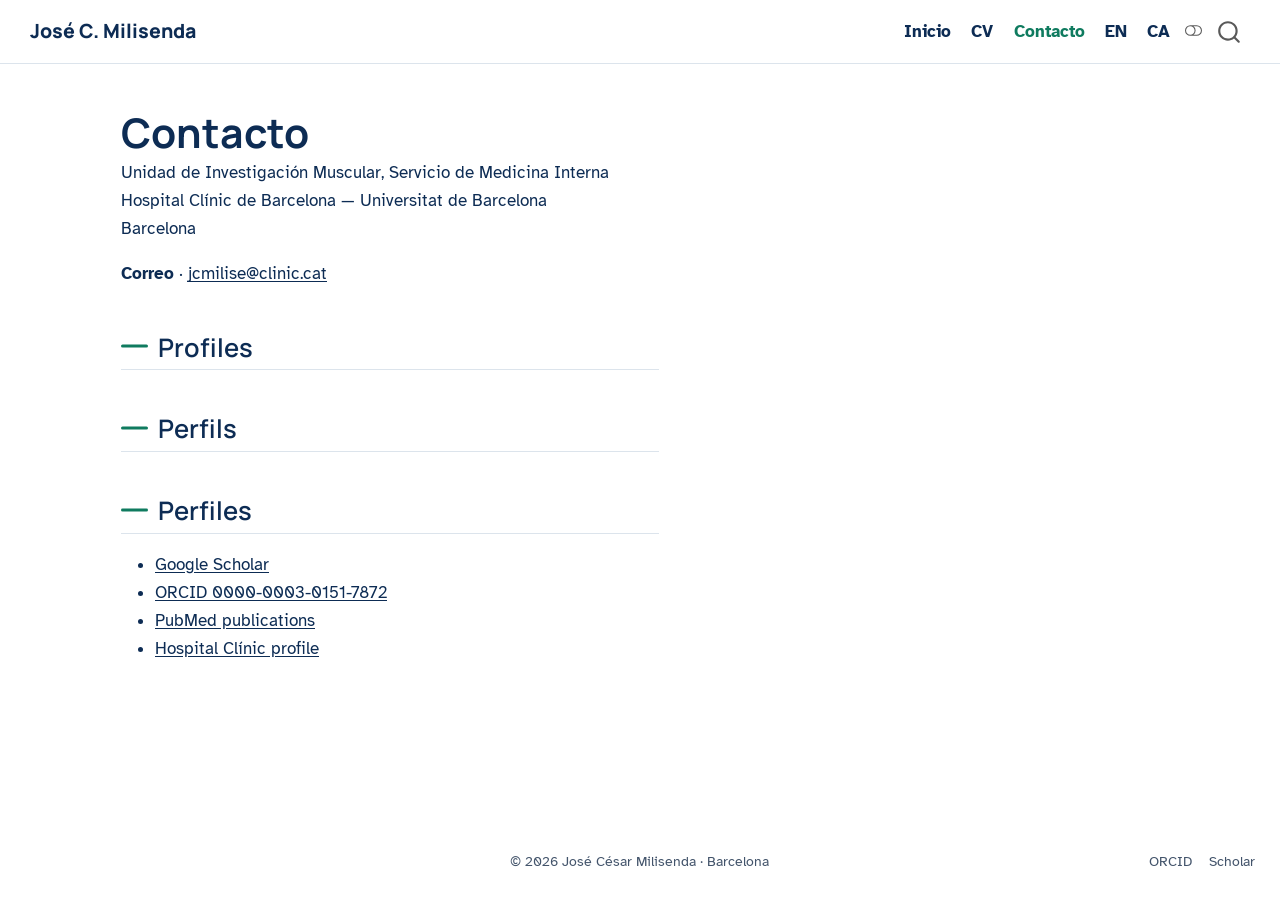
<file: es/contact.html>
<!DOCTYPE html>
<html xmlns="http://www.w3.org/1999/xhtml" lang="es" xml:lang="es"><head>

<meta charset="utf-8">
<meta name="generator" content="quarto-1.11.9">

<meta name="viewport" content="width=device-width, initial-scale=1.0, user-scalable=yes">


<title>Contact — José C. Milisenda – José C. Milisenda</title>
<style>
/* Default styles provided by pandoc.
** See https://pandoc.org/MANUAL.html#variables-for-html for config info.
*/
span.smallcaps{font-variant: small-caps;}
div.columns{display: flex; gap: 1.5em;}
div.column{flex: auto;}
@media screen {
div.columns{gap: min(4vw, 1.5em);}
div.column{overflow-x: auto;}
}
div.hanging-indent{margin-left: 1.5em; text-indent: -1.5em;}
ul.task-list{list-style: none;}
ul.task-list li input[type="checkbox"] {
  width: 0.8em;
  margin: 0 0.8em 0.2em -1em; /* quarto-specific, see https://github.com/quarto-dev/quarto-cli/issues/4556 */ 
  vertical-align: middle;
}
</style>


<script src="site_libs/quarto-nav/quarto-nav.js"></script>
<script src="site_libs/clipboard/clipboard.min.js"></script>
<script src="site_libs/quarto-search/autocomplete.umd.js"></script>
<script src="site_libs/quarto-search/fuse.min.js"></script>
<script src="site_libs/quarto-search/quarto-search.js"></script>
<meta name="quarto:offset" content="./">
<link href="./assets/favicon.png" rel="icon" type="image/png">
<script src="site_libs/quarto-html/quarto.js" type="module"></script>
<script src="site_libs/quarto-html/tabsets/tabsets.js" type="module"></script>
<script src="site_libs/quarto-html/scrollable-regions/scrollable-regions.js" type="module"></script>
<script src="site_libs/quarto-html/popper.min.js"></script>
<script src="site_libs/quarto-html/tippy.umd.min.js"></script>
<script src="site_libs/quarto-html/anchor.min.js"></script>
<link href="site_libs/quarto-html/tippy.css" rel="stylesheet">
<link href="site_libs/quarto-html/quarto-syntax-highlighting-63b5708e65d6cd79cd7618c58d0c21e7.css" rel="stylesheet" class="quarto-color-scheme" id="quarto-text-highlighting-styles">
<link href="site_libs/quarto-html/quarto-syntax-highlighting-dark-447e42e69aaa9833c0ba1b986f430b20.css" rel="stylesheet" class="quarto-color-scheme quarto-color-alternate" id="quarto-text-highlighting-styles">
<link href="site_libs/quarto-html/quarto-syntax-highlighting-63b5708e65d6cd79cd7618c58d0c21e7.css" rel="stylesheet" class="quarto-color-scheme-extra" id="quarto-text-highlighting-styles">
<script src="site_libs/bootstrap/bootstrap.min.js"></script>
<link href="site_libs/bootstrap/bootstrap-icons.css" rel="stylesheet">
<link href="site_libs/bootstrap/bootstrap-4d6b85aed4ae2a2fc2a6e8ffbc16f66c.min.css" rel="stylesheet" append-hash="true" class="quarto-color-scheme" id="quarto-bootstrap" data-mode="light">
<link href="site_libs/bootstrap/bootstrap-dark-f67148e333f3162b9ec31178d133c363.min.css" rel="stylesheet" append-hash="true" class="quarto-color-scheme quarto-color-alternate" id="quarto-bootstrap" data-mode="dark">
<link href="site_libs/bootstrap/bootstrap-4d6b85aed4ae2a2fc2a6e8ffbc16f66c.min.css" rel="stylesheet" append-hash="true" class="quarto-color-scheme-extra" id="quarto-bootstrap" data-mode="light">
<script id="quarto-search-options" type="application/json">{
  "location": "navbar",
  "copy-button": false,
  "collapse-after": 3,
  "panel-placement": "end",
  "type": "overlay",
  "limit": 50,
  "keyboard-shortcut": [
    "f",
    "/",
    "s"
  ],
  "show-item-context": false,
  "language": {
    "search-no-results-text": "No se han encontrado resultados",
    "search-matching-documents-text": "documentos encontrados",
    "search-copy-link-title": "Copiar el enlace en la búsqueda",
    "search-hide-matches-text": "Ocultar resultados adicionales",
    "search-more-match-text": "resultado adicional en este documento",
    "search-more-matches-text": "resultados adicionales en este documento",
    "search-clear-button-title": "Borrar",
    "search-text-placeholder": "",
    "search-detached-cancel-button-title": "Cancelar",
    "search-submit-button-title": "Enviar",
    "search-label": "Buscar"
  }
}</script>
<style>html{ scroll-behavior: smooth; }</style>


</head>

<body class="nav-fixed fullcontent quarto-light"><a id="quarto-skip-link" class="visually-hidden-focusable" href="#quarto-document-content">Saltar al contenido principal</a><script id="quarto-html-before-body" type="application/javascript">
    const toggleBodyColorMode = (bsSheetEl) => {
      const mode = bsSheetEl.getAttribute("data-mode");
      const bodyEl = window.document.querySelector("body");
      if (mode === "dark") {
        bodyEl.classList.add("quarto-dark");
        bodyEl.classList.remove("quarto-light");
      } else {
        bodyEl.classList.add("quarto-light");
        bodyEl.classList.remove("quarto-dark");
      }
    }
    const toggleBodyColorPrimary = () => {
      const bsSheetEl = window.document.querySelector("link#quarto-bootstrap:not([rel=disabled-stylesheet])");
      if (bsSheetEl) {
        toggleBodyColorMode(bsSheetEl);
      }
    }
    const setColorSchemeToggle = (alternate) => {
      const toggles = window.document.querySelectorAll('.quarto-color-scheme-toggle');
      for (let i=0; i < toggles.length; i++) {
        const toggle = toggles[i];
        if (toggle) {
          toggle.setAttribute("aria-checked", alternate ? "true" : "false");
          if (alternate) {
            toggle.classList.add("alternate");
          } else {
            toggle.classList.remove("alternate");
          }
        }
      }
    };
    const toggleColorMode = (alternate) => {
      // Switch the stylesheets
      const primaryStylesheets = window.document.querySelectorAll('link.quarto-color-scheme:not(.quarto-color-alternate)');
      const alternateStylesheets = window.document.querySelectorAll('link.quarto-color-scheme.quarto-color-alternate');
      manageTransitions('#quarto-margin-sidebar .nav-link', false);
      if (alternate) {
        // note: dark is layered on light, we don't disable primary!
        enableStylesheet(alternateStylesheets);
        for (const sheetNode of alternateStylesheets) {
          if (sheetNode.id === "quarto-bootstrap") {
            toggleBodyColorMode(sheetNode);
          }
        }
      } else {
        disableStylesheet(alternateStylesheets);
        enableStylesheet(primaryStylesheets)
        toggleBodyColorPrimary();
      }
      manageTransitions('#quarto-margin-sidebar .nav-link', true);
      // Switch the toggles
      setColorSchemeToggle(alternate)
    }
    // Hack to workaround the fact that safari doesn't
    // properly recolor the scrollbar when toggling (#1455).
    // Not run on load: stylesheets are set before first paint there, and
    // scrolling would undo the scroll to a URL fragment (#14973).
    // The one pixel nudge keeps the reader where they were.
    const refreshSafariScrollbar = () => {
      if (navigator.userAgent.indexOf('Safari') > 0 && navigator.userAgent.indexOf('Chrome') == -1) {
        manageTransitions("body", false);
        const scrollY = window.scrollY;
        window.scrollTo(0, scrollY > 0 ? scrollY - 1 : 1);
        setTimeout(() => {
          window.scrollTo(0, scrollY);
          manageTransitions("body", true);
        }, 40);
      }
    }
    const disableStylesheet = (stylesheets) => {
      for (let i=0; i < stylesheets.length; i++) {
        const stylesheet = stylesheets[i];
        stylesheet.rel = 'disabled-stylesheet';
      }
    }
    const enableStylesheet = (stylesheets) => {
      for (let i=0; i < stylesheets.length; i++) {
        const stylesheet = stylesheets[i];
        if(stylesheet.rel !== 'stylesheet') { // for Chrome, which will still FOUC without this check
          stylesheet.rel = 'stylesheet';
        }
      }
    }
    const manageTransitions = (selector, allowTransitions) => {
      const els = window.document.querySelectorAll(selector);
      for (let i=0; i < els.length; i++) {
        const el = els[i];
        if (allowTransitions) {
          el.classList.remove('notransition');
        } else {
          el.classList.add('notransition');
        }
      }
    }
    const isFileUrl = () => {
      return window.location.protocol === 'file:';
    }
    const hasAlternateSentinel = () => {
      let styleSentinel = getColorSchemeSentinel();
      if (styleSentinel !== null) {
        return styleSentinel === "alternate";
      } else {
        return false;
      }
    }
    const setStyleSentinel = (alternate) => {
      const value = alternate ? "alternate" : "default";
      if (!isFileUrl()) {
        window.localStorage.setItem("quarto-color-scheme", value);
      } else {
        localAlternateSentinel = value;
      }
    }
    const getColorSchemeSentinel = () => {
      if (!isFileUrl()) {
        const storageValue = window.localStorage.getItem("quarto-color-scheme");
        return storageValue != null ? storageValue : localAlternateSentinel;
      } else {
        return localAlternateSentinel;
      }
    }
    const toggleGiscusIfUsed = (isAlternate, darkModeDefault) => {
      const baseTheme = document.querySelector('#giscus-base-theme')?.value ?? 'light';
      const alternateTheme = document.querySelector('#giscus-alt-theme')?.value ?? 'dark';
      let newTheme = '';
      if(authorPrefersDark) {
        newTheme = isAlternate ? baseTheme : alternateTheme;
      } else {
        newTheme = isAlternate ? alternateTheme : baseTheme;
      }
      const changeGiscusTheme = () => {
        // From: https://github.com/giscus/giscus/issues/336
        const sendMessage = (message) => {
          const iframe = document.querySelector('iframe.giscus-frame');
          if (!iframe) return;
          iframe.contentWindow.postMessage({ giscus: message }, 'https://giscus.app');
        }
        sendMessage({
          setConfig: {
            theme: newTheme
          }
        });
      }
      const isGiscussLoaded = window.document.querySelector('iframe.giscus-frame') !== null;
      if (isGiscussLoaded) {
        changeGiscusTheme();
      }
    };
    const authorPrefersDark = false;
    const darkModeDefault = authorPrefersDark;
      document.querySelector('link#quarto-text-highlighting-styles.quarto-color-scheme-extra').rel = 'disabled-stylesheet';
      document.querySelector('link#quarto-bootstrap.quarto-color-scheme-extra').rel = 'disabled-stylesheet';
    let localAlternateSentinel = darkModeDefault ? 'alternate' : 'default';
    // Dark / light mode switch
    window.quartoToggleColorScheme = () => {
      // Read the current dark / light value
      let toAlternate = !hasAlternateSentinel();
      toggleColorMode(toAlternate);
      refreshSafariScrollbar();
      setStyleSentinel(toAlternate);
      toggleGiscusIfUsed(toAlternate, darkModeDefault);
      window.dispatchEvent(new Event('resize'));
    };
    // Switch to dark mode if need be
    if (hasAlternateSentinel()) {
      toggleColorMode(true);
    } else {
      toggleColorMode(false);
    }
  </script>

<div id="quarto-search-results"></div>
  <header id="quarto-header" class="headroom fixed-top">
    <nav class="navbar navbar-expand-lg " data-bs-theme="dark" aria-label="Sitio web">
      <div class="navbar-container container-fluid">
      <div class="navbar-brand-container mx-auto">
    <a class="navbar-brand" href="./index.html">
    <span class="navbar-title">José C. Milisenda</span>
    </a>
  </div>
          <button class="navbar-toggler" type="button" data-bs-toggle="collapse" data-bs-target="#navbarCollapse" aria-controls="navbarCollapse" aria-expanded="false" aria-label="Navegación de palanca" onclick="if (window.quartoToggleHeadroom) { window.quartoToggleHeadroom(); }">
  <span class="navbar-toggler-icon"></span>
</button>
          <div class="collapse navbar-collapse" id="navbarCollapse">
            <ul class="navbar-nav navbar-nav-scroll ms-auto">
  <li class="nav-item">
    <a class="nav-link" href="./index.html"> 
<span class="menu-text">Inicio</span></a>
  </li>  
  <li class="nav-item">
    <a class="nav-link" href="./cv.html"> 
<span class="menu-text">CV</span></a>
  </li>  
  <li class="nav-item">
    <a class="nav-link active" href="./contact.html" aria-current="page"> 
<span class="menu-text">Contacto</span></a>
  </li>  
  <li class="nav-item">
    <a class="nav-link" href="./../index.html"> 
<span class="menu-text">EN</span></a>
  </li>  
  <li class="nav-item">
    <a class="nav-link" href="./../ca/index.html"> 
<span class="menu-text">CA</span></a>
  </li>  
</ul>
          </div> <!-- /navcollapse -->
            <div class="quarto-navbar-tools">
  <button type="button" role="switch" aria-checked="false" class="quarto-color-scheme-toggle quarto-navigation-tool  px-1" onclick="window.quartoToggleColorScheme(); return false;" title="Alternar modo oscuro" aria-label="Alternar modo oscuro"><i class="bi"></i></button>
</div>
            <div id="quarto-search" class="" title="Buscar"></div>
      </div> <!-- /container-fluid -->
    </nav>
</header>
<!-- content -->
<div id="quarto-content" class="quarto-container page-columns page-rows-contents page-layout-article page-navbar">
<!-- sidebar -->
<!-- margin-sidebar -->
    
<!-- main -->
<main class="content" id="quarto-document-content" tabindex="-1"><header id="title-block-header" class="quarto-title-block"></header>





<section id="contacto" class="level1 title">
<h1 class="title">Contacto</h1>
<p>Unidad de Investigación Muscular, Servicio de Medicina Interna<br> Hospital Clínic de Barcelona — Universitat de Barcelona<br> Barcelona</p>
<p><strong>Correo</strong> · <a href="mailto:jcmilise@clinic.cat">jcmilise@clinic.cat</a></p>
<section id="profiles" class="level2 content-visible" data-when-profile="en">
<h2 class="content-visible anchored" data-when-profile="en" data-anchor-id="profiles">Profiles</h2>
</section>
<section id="perfils" class="level2 content-visible" data-when-profile="ca">
<h2 class="content-visible anchored" data-when-profile="ca" data-anchor-id="perfils">Perfils</h2>
</section>
<section id="perfiles" class="level2 content-visible" data-when-profile="es">
<h2 class="content-visible anchored" data-when-profile="es" data-anchor-id="perfiles">Perfiles</h2>
<ul>
<li><a href="https://scholar.google.com/citations?user=VnfHQaQAAAAJ">Google Scholar</a></li>
<li><a href="https://orcid.org/0000-0003-0151-7872">ORCID 0000-0003-0151-7872</a></li>
<li><a href="https://pubmed.ncbi.nlm.nih.gov/?term=Milisenda+JC%5BAuthor%5D">PubMed publications</a></li>
<li><a href="https://www.clinicbarcelona.org/profesionales/jose-milisenda">Hospital Clínic profile</a></li>
</ul>


</section>
</section>

</main> <!-- /main -->
<script id="quarto-html-after-body" type="application/javascript">
  window.document.addEventListener("DOMContentLoaded", function (event) {
    // Ensure there is a toggle, if there isn't float one in the top right
    if (window.document.querySelector('.quarto-color-scheme-toggle') === null) {
      const toggle = window.document.createElement('button');
      toggle.type = "button";
      toggle.setAttribute("role", "switch");
      toggle.setAttribute("aria-checked", "false");
      toggle.classList.add('top-right');
      toggle.classList.add('quarto-color-scheme-toggle');
      toggle.setAttribute("aria-label", "Alternar modo oscuro");
      toggle.onclick = function() { try { window.quartoToggleColorScheme(); } catch {} return false; };
      const i = window.document.createElement("i");
      i.classList.add('bi');
      toggle.appendChild(i);
      // Put the toggle in a landmark of its own, so that landmark navigation
      // can reach it.
      //
      // The container is always a fresh direct child of body, and the toggle is
      // never moved into page furniture that the theme or the author controls.
      // The toggle is positioned against the page, so any ancestor that
      // establishes a containing block captures it: a positioned element or a
      // grid for position: absolute, and transform, filter, will-change or
      // contain for position: fixed. A direct child of body has none of these
      // to inherit, and the shift when one appears is silent and visual.
      //
      // ARIA says a document should have at most one banner, and axe reports a
      // duplicate whether or not the banners carry distinct labels. So use a
      // header when the page has no banner yet, and a named region otherwise.
      //
      // A header is a banner wherever it sits, unless it is inside sectioning
      // content, so this cannot just look at the children of body: a custom
      // page layout wraps the title block header in a plain div. An explicit
      // role="banner" always counts.
      const sectioning = 'article, aside, main, nav, section, [role="article"], [role="complementary"], [role="main"], [role="navigation"], [role="region"]';
      const hasBanner = Array.from(
        window.document.querySelectorAll('header:not([role]), [role="banner"]')
      ).some(function(el) {
        return el.hasAttribute("role") || el.closest(sectioning) === null;
      });
      const container = window.document.createElement(hasBanner ? "div" : "header");
      if (hasBanner) {
        container.setAttribute("role", "region");
        container.setAttribute("aria-label", "Alternar modo oscuro");
      }
      container.classList.add('quarto-color-scheme-toggle-container');
      container.appendChild(toggle);
      window.document.body.appendChild(container);
    }
    setColorSchemeToggle(hasAlternateSentinel())
    const icon = "";
    const anchorJS = new window.AnchorJS();
    anchorJS.options = {
      placement: 'right',
      icon: icon
    };
    anchorJS.add('.anchored');
    const isCodeAnnotation = (el) => {
      for (const clz of el.classList) {
        if (clz.startsWith('code-annotation-')) {                     
          return true;
        }
      }
      return false;
    }
    const onCopySuccess = function(e) {
      // button target
      const button = e.trigger;
      // don't keep focus
      button.blur();
      // flash "checked"
      button.classList.add('code-copy-button-checked');
      var currentTitle = button.getAttribute("title");
      button.setAttribute("title", "Copiado");
      let tooltip;
      if (window.bootstrap) {
        button.setAttribute("data-bs-toggle", "tooltip");
        button.setAttribute("data-bs-placement", "left");
        button.setAttribute("data-bs-title", "Copiado");
        tooltip = new bootstrap.Tooltip(button, 
          { trigger: "manual", 
            customClass: "code-copy-button-tooltip",
            offset: [0, -8]});
        tooltip.show();    
      }
      setTimeout(function() {
        if (tooltip) {
          tooltip.hide();
          button.removeAttribute("data-bs-title");
          button.removeAttribute("data-bs-toggle");
          button.removeAttribute("data-bs-placement");
        }
        button.setAttribute("title", currentTitle);
        button.classList.remove('code-copy-button-checked');
      }, 1000);
      // clear code selection
      e.clearSelection();
    }
    const getTextToCopy = function(trigger) {
      const outerScaffold = trigger.parentElement.cloneNode(true);
      const codeEl = outerScaffold.querySelector('code');
      for (const childEl of codeEl.children) {
        if (isCodeAnnotation(childEl)) {
          childEl.remove();
        }
      }
      return codeEl.innerText;
    }
    const clipboard = new window.ClipboardJS('.code-copy-button:not([data-in-quarto-modal])', {
      text: getTextToCopy
    });
    clipboard.on('success', onCopySuccess);
    if (window.document.getElementById('quarto-embedded-source-code-modal')) {
      const clipboardModal = new window.ClipboardJS('.code-copy-button[data-in-quarto-modal]', {
        text: getTextToCopy,
        container: window.document.getElementById('quarto-embedded-source-code-modal')
      });
      clipboardModal.on('success', onCopySuccess);
    }
      var localhostRegex = new RegExp(/^(?:http|https):\/\/localhost\:?[0-9]*\//);
      var mailtoRegex = new RegExp(/^mailto:/);
        var filterRegex = new RegExp('/' + window.location.host + '/');
      const newWindowLabel = "(opens in a new tab)";
      const newWindowNoteId = "quarto-ext-newwindow-label";
      // Links reference one hidden label through aria-describedby, so the
      // announcement never changes their accessible name.
      var describeNewWindow = (link) => {
        if (!window.document.getElementById(newWindowNoteId)) {
          var newWindowNote = window.document.createElement("span");
          newWindowNote.id = newWindowNoteId;
          newWindowNote.hidden = true;
          newWindowNote.textContent = newWindowLabel;
          window.document.body.appendChild(newWindowNote);
        }
        var describedBy = (link.getAttribute("aria-describedby") || "").split(/\s+/).filter(Boolean);
        if (!describedBy.includes(newWindowNoteId)) {
          describedBy.push(newWindowNoteId);
          link.setAttribute("aria-describedby", describedBy.join(" "));
        }
      }
      var isInternal = (href) => {
          return filterRegex.test(href) || localhostRegex.test(href) || mailtoRegex.test(href);
      }
      // Inspect non-navigation links and adorn them if external
      window.quartoDecorateExternalLinks = function (root) {
     var links = (root || window.document).querySelectorAll('a[href]:not(.nav-link):not(.navbar-brand):not(.toc-action):not(.sidebar-link):not(.sidebar-item-toggle):not(.pagination-link):not(.no-external):not([aria-hidden]):not(.dropdown-item):not(.quarto-navigation-tool):not(.about-link)');
      for (var i=0; i<links.length; i++) {
        const link = links[i];
        if (!isInternal(link.href)) {
          // undo the damage that might have been done by quarto-nav.js in the case of
          // links that we want to consider external
          if (link.dataset.originalHref !== undefined) {
            link.href = link.dataset.originalHref;
          }
            // target, if specified
            link.setAttribute("target", "_blank");
            if (link.getAttribute("rel") === null) {
              link.setAttribute("rel", "noopener");
            }
            describeNewWindow(link);
          if (!link.classList.contains('no-external-icon')) {
          }
        }
      }
      };
      window.quartoDecorateExternalLinks(window.document);
    // Esc closes the popup (WCAG 1.4.13) and focus leaving both trigger and
    // popup closes it (WCAG 2.4.11); tippy handles neither for interactive popups.
    const hideOnEscAndFocusOut = {
      name: 'hideOnEscAndFocusOut',
      defaultValue: true,
      fn(instance) {
        const dismiss = () => {
          // A show scheduled by the trigger delay would otherwise reopen it
          instance.clearDelayTimeouts();
          instance.hide();
        };
        const onKeyDown = (event) => {
          if (event.key !== 'Escape') {
            return;
          }
          // Keep Esc from also reaching page handlers (e.g. reveal.js overview),
          // except an open reveal.js slide menu, which Esc should close too.
          // The menu handles keys only when its keyboard option is on.
          const menuHandlesEsc = window.Reveal?.getPlugin?.('menu')?.isOpen() &&
            window.Reveal.getConfig().menu?.keyboard !== false;
          if (!menuHandlesEsc) {
            event.stopPropagation();
          }
          if (instance.popper.contains(window.document.activeElement)) {
            // Disabled while refocusing so the focus trigger does not reopen it
            instance.disable();
            instance.reference.focus();
            instance.enable();
          }
          dismiss();
        };
        const onFocusOut = (event) => {
          const target = event.relatedTarget;
          if (target && !instance.reference.contains(target) &&
              !instance.popper.contains(target)) {
            dismiss();
          }
        };
        // On the trigger too: a click trigger (code-annotations: select) has no
        // blur handling. Attached for the instance's lifetime so leaving the
        // trigger also cancels a show still pending on the trigger delay.
        instance.reference.addEventListener('focusout', onFocusOut);
        return {
          onShow() {
            window.document.addEventListener('keydown', onKeyDown, true);
            instance.popper.addEventListener('focusout', onFocusOut);
          },
          onHide() {
            window.document.removeEventListener('keydown', onKeyDown, true);
            instance.popper.removeEventListener('focusout', onFocusOut);
          },
          onDestroy() {
            instance.reference.removeEventListener('focusout', onFocusOut);
          },
        };
      },
    };
    function tippyHover(el, contentFn, onTriggerFn, onUntriggerFn) {
      const config = {
        allowHTML: true,
        maxWidth: 500,
        delay: 100,
        arrow: false,
        appendTo: function(el) {
            return el.parentElement;
        },
        interactive: true,
        interactiveBorder: 10,
        theme: 'quarto',
        placement: 'bottom-start',
        plugins: [hideOnEscAndFocusOut],
      };
      if (contentFn) {
        config.content = contentFn;
      }
      if (onTriggerFn) {
        config.onTrigger = onTriggerFn;
      }
      if (onUntriggerFn) {
        config.onUntrigger = onUntriggerFn;
      }
      window.tippy(el, config); 
    }
    const noterefs = window.document.querySelectorAll('a[role="doc-noteref"]');
    for (var i=0; i<noterefs.length; i++) {
      const ref = noterefs[i];
      tippyHover(ref, function() {
        // use id or data attribute instead here
        let href = ref.getAttribute('data-footnote-href') || ref.getAttribute('href');
        try { href = new URL(href).hash; } catch {}
        const id = href.replace(/^#\/?/, "");
        const note = window.document.getElementById(id);
        if (note) {
          return note.innerHTML;
        } else {
          return "";
        }
      });
    }
    const xrefs = window.document.querySelectorAll('a.quarto-xref');
    const processXRef = (id, note) => {
      // Strip column container classes
      const stripColumnClz = (el) => {
        el.classList.remove("page-full", "page-columns");
        if (el.children) {
          for (const child of el.children) {
            stripColumnClz(child);
          }
        }
      }
      stripColumnClz(note)
      if (id === null || id.startsWith('sec-')) {
        // Special case sections, only their first couple elements
        const container = document.createElement("div");
        if (note.children && note.children.length > 2) {
          container.appendChild(note.children[0].cloneNode(true));
          for (let i = 1; i < note.children.length; i++) {
            const child = note.children[i];
            if (child.tagName === "P" && child.innerText === "") {
              continue;
            } else {
              container.appendChild(child.cloneNode(true));
              break;
            }
          }
          if (window.Quarto?.typesetMath) {
            window.Quarto.typesetMath(container);
          }
          return container.innerHTML
        } else {
          if (window.Quarto?.typesetMath) {
            window.Quarto.typesetMath(note);
          }
          return note.innerHTML;
        }
      } else {
        // Remove any anchor links if they are present
        const anchorLink = note.querySelector('a.anchorjs-link');
        if (anchorLink) {
          anchorLink.remove();
        }
        if (window.Quarto?.typesetMath) {
          window.Quarto.typesetMath(note);
        }
        if (note.classList.contains("callout")) {
          return note.outerHTML;
        } else {
          return note.innerHTML;
        }
      }
    }
    for (var i=0; i<xrefs.length; i++) {
      const xref = xrefs[i];
      tippyHover(xref, undefined, function(instance) {
        instance.disable();
        let url = xref.getAttribute('href');
        let hash = undefined; 
        if (url.startsWith('#')) {
          hash = url;
        } else {
          try { hash = new URL(url).hash; } catch {}
        }
        if (hash) {
          const id = hash.replace(/^#\/?/, "");
          const note = window.document.getElementById(id);
          if (note !== null) {
            try {
              const html = processXRef(id, note.cloneNode(true));
              instance.setContent(html);
            } finally {
              instance.enable();
              instance.show();
            }
          } else {
            // See if we can fetch this
            fetch(url.split('#')[0])
            .then(res => res.text())
            .then(html => {
              const parser = new DOMParser();
              const htmlDoc = parser.parseFromString(html, "text/html");
              const note = htmlDoc.getElementById(id);
              if (note !== null) {
                const html = processXRef(id, note);
                instance.setContent(html);
              } 
            }).finally(() => {
              instance.enable();
              instance.show();
            });
          }
        } else {
          // See if we can fetch a full url (with no hash to target)
          // This is a special case and we should probably do some content thinning / targeting
          fetch(url)
          .then(res => res.text())
          .then(html => {
            const parser = new DOMParser();
            const htmlDoc = parser.parseFromString(html, "text/html");
            const note = htmlDoc.querySelector('main.content');
            if (note !== null) {
              // This should only happen for chapter cross references
              // (since there is no id in the URL)
              // remove the first header
              if (note.children.length > 0 && note.children[0].tagName === "HEADER") {
                note.children[0].remove();
              }
              const html = processXRef(null, note);
              instance.setContent(html);
            } 
          }).finally(() => {
            instance.enable();
            instance.show();
          });
        }
      }, function(instance) {
      });
    }
        let selectedAnnoteEl;
        const selectorForAnnotation = ( cell, annotation) => {
          let cellAttr = 'data-code-cell="' + cell + '"';
          let lineAttr = 'data-code-annotation="' +  annotation + '"';
          const selector = 'span[' + cellAttr + '][' + lineAttr + ']';
          return selector;
        }
        const selectCodeLines = (annoteEl) => {
          const doc = window.document;
          const targetCell = annoteEl.getAttribute("data-target-cell");
          const targetAnnotation = annoteEl.getAttribute("data-target-annotation");
          const annoteSpan = window.document.querySelector(selectorForAnnotation(targetCell, targetAnnotation));
          const lines = annoteSpan.getAttribute("data-code-lines").split(",");
          const lineIds = lines.map((line) => {
            return targetCell + "-" + line;
          })
          // Each band is positioned against its own containing block, which is
          // not the offsetParent of the lines, so place it from client rects.
          const placeBand = (band, firstEl, lastEl, codeBlock) => {
            const container = band.offsetParent;
            if (container === null) {
              return;
            }
            const containerRect = container.getBoundingClientRect();
            // Reveal.js scales slides with a transform, so convert client
            // pixels back to the CSS pixels of the container.
            const scale = containerRect.height / container.offsetHeight || 1;
            const firstRect = firstEl.getBoundingClientRect();
            const lastRect = lastEl.getBoundingClientRect();
            const top = (firstRect.top - containerRect.top) / scale - container.clientTop + container.scrollTop;
            const height = (lastRect.bottom - firstRect.top) / scale;
            band.style.top = top - 2 + "px";
            band.style.height = height + 4 + "px";
            if (codeBlock) {
              // Without the copy button wrapper, the containing block is wider
              // than the code block, so span the code block explicitly.
              const blockRect = codeBlock.getBoundingClientRect();
              band.style.left = (blockRect.left - containerRect.left) / scale - container.clientLeft + container.scrollLeft + "px";
              band.style.width = blockRect.width / scale + "px";
            }
          };
          if (lineIds.length > 0) {
            const el = window.document.getElementById(lineIds[0]);
            const lastEl = window.document.getElementById(lineIds[lineIds.length - 1]);
            const parent = el.parentElement.parentElement;
            // cook up a div (if necessary) and position it
            let div = window.document.getElementById("code-annotation-line-highlight");
            if (div === null) {
              div = window.document.createElement("div");
              div.setAttribute("id", "code-annotation-line-highlight");
              div.style.position = 'absolute';
              parent.appendChild(div);
            }
            placeBand(div, el, lastEl, parent.closest("div.sourceCode") || parent);
            let gutterDiv = window.document.getElementById("code-annotation-line-highlight-gutter");
            if (gutterDiv === null) {
              gutterDiv = window.document.createElement("div");
              gutterDiv.setAttribute("id", "code-annotation-line-highlight-gutter");
              gutterDiv.style.position = 'absolute';
              const codeCell = window.document.getElementById(targetCell);
              const gutter = codeCell.querySelector('.code-annotation-gutter');
              gutter.appendChild(gutterDiv);
            }
            placeBand(gutterDiv, el, lastEl);
            selectedAnnoteEl = annoteEl;
          }
        };
        const unselectCodeLines = () => {
          const elementsIds = ["code-annotation-line-highlight", "code-annotation-line-highlight-gutter"];
          elementsIds.forEach((elId) => {
            const div = window.document.getElementById(elId);
            if (div) {
              div.remove();
            }
          });
          selectedAnnoteEl = undefined;
        };
          // Handle positioning of the toggle
      window.addEventListener(
        "resize",
        throttle(() => {
          elRect = undefined;
          if (selectedAnnoteEl) {
            selectCodeLines(selectedAnnoteEl);
          }
        }, 10)
      );
      function throttle(fn, ms) {
      let throttle = false;
      let timer;
        return (...args) => {
          if(!throttle) { // first call gets through
              fn.apply(this, args);
              throttle = true;
          } else { // all the others get throttled
              if(timer) clearTimeout(timer); // cancel #2
              timer = setTimeout(() => {
                fn.apply(this, args);
                timer = throttle = false;
              }, ms);
          }
        };
      }
        // Attach click handler to the DT
        const annoteDls = window.document.querySelectorAll('dt[data-target-cell]');
        for (const annoteDlNode of annoteDls) {
          annoteDlNode.addEventListener('click', (event) => {
            const clickedEl = event.target;
            if (clickedEl !== selectedAnnoteEl) {
              unselectCodeLines();
              const activeEl = window.document.querySelector('dt[data-target-cell].code-annotation-active');
              if (activeEl) {
                activeEl.classList.remove('code-annotation-active');
              }
              selectCodeLines(clickedEl);
              clickedEl.classList.add('code-annotation-active');
            } else {
              // Unselect the line
              unselectCodeLines();
              clickedEl.classList.remove('code-annotation-active');
            }
          });
        }
    const findCites = (el) => {
      const parentEl = el.parentElement;
      if (parentEl) {
        const cites = parentEl.dataset.cites;
        if (cites) {
          return {
            el,
            cites: cites.split(' ')
          };
        } else {
          return findCites(el.parentElement)
        }
      } else {
        return undefined;
      }
    };
    var bibliorefs = window.document.querySelectorAll('a[role="doc-biblioref"]');
    for (var i=0; i<bibliorefs.length; i++) {
      const ref = bibliorefs[i];
      const citeInfo = findCites(ref);
      if (citeInfo) {
        tippyHover(citeInfo.el, function() {
          var popup = window.document.createElement('div');
          citeInfo.cites.forEach(function(cite) {
            var citeDiv = window.document.createElement('div');
            citeDiv.classList.add('hanging-indent');
            citeDiv.classList.add('csl-entry');
            var biblioDiv = window.document.getElementById('ref-' + cite);
            if (biblioDiv) {
              citeDiv.innerHTML = biblioDiv.innerHTML;
            }
            popup.appendChild(citeDiv);
          });
          return popup.innerHTML;
        });
      }
    }
  });
  </script>
  <script type="application/javascript">
  window.quartoScrollableRegionsLabels = {"code":"Código desplazable","output":"Salida desplazable"};
  </script>
</div> <!-- /content -->
<footer class="footer">
  <div class="nav-footer">
    <div class="nav-footer-left">
      &nbsp;
    </div>   
    <div class="nav-footer-center">
<p>© 2026 José César Milisenda · Barcelona</p>
</div>
    <div class="nav-footer-right">
      <ul class="footer-items list-unstyled">
    <li class="nav-item">
    <a class="nav-link" href="https://orcid.org/0000-0003-0151-7872">
<p>ORCID</p>
</a>
  </li>  
    <li class="nav-item">
    <a class="nav-link" href="https://scholar.google.com/citations?user=VnfHQaQAAAAJ">
<p>Scholar</p>
</a>
  </li>  
</ul>
    </div>
  </div>
</footer>




<script src="site_libs/quarto-html/zenscroll-min.js"></script>
</body></html>
</file>
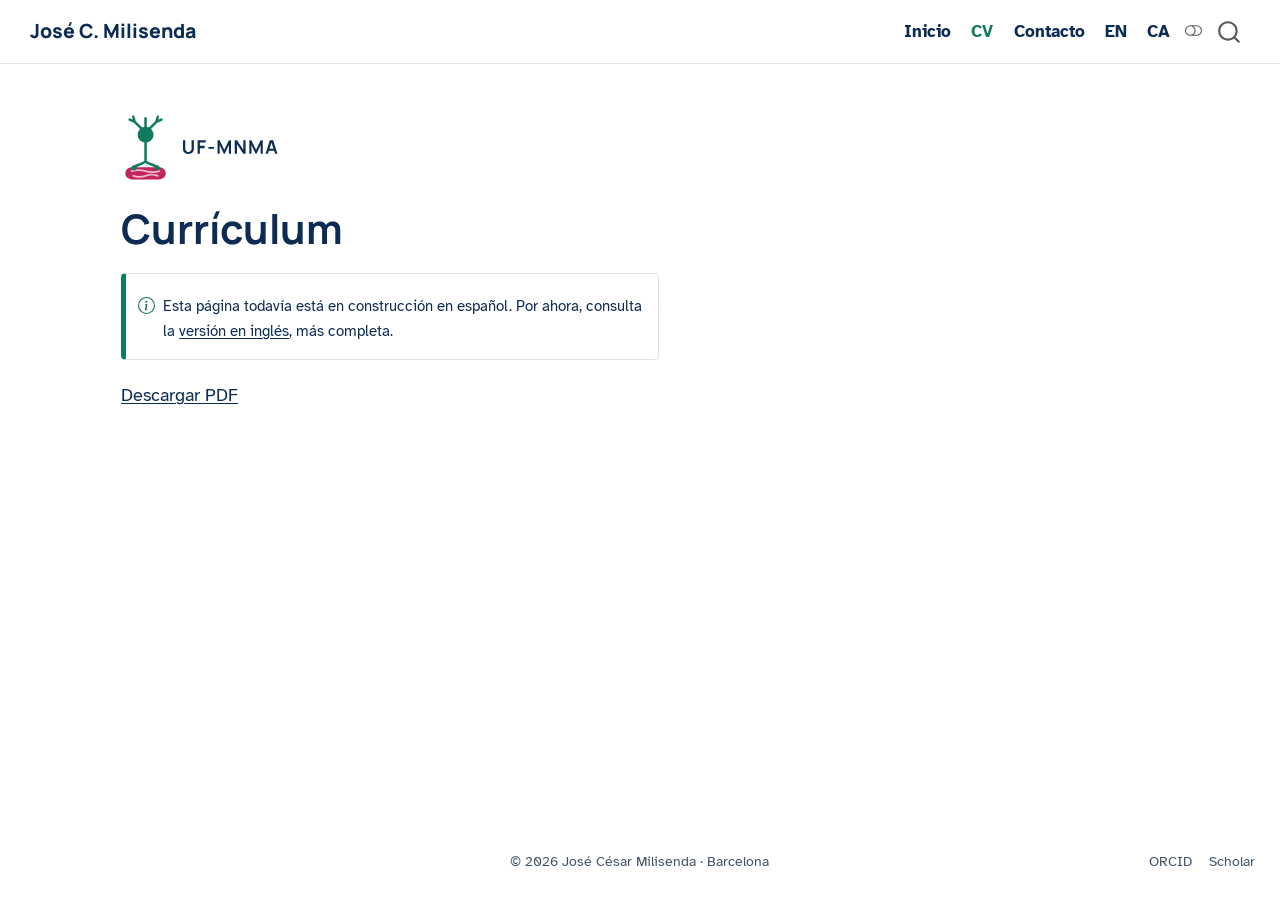
<file: es/cv.html>
<!DOCTYPE html>
<html xmlns="http://www.w3.org/1999/xhtml" lang="es" xml:lang="es"><head>

<meta charset="utf-8">
<meta name="generator" content="quarto-1.11.9">

<meta name="viewport" content="width=device-width, initial-scale=1.0, user-scalable=yes">


<title>CV — José C. Milisenda – José C. Milisenda</title>
<style>
/* Default styles provided by pandoc.
** See https://pandoc.org/MANUAL.html#variables-for-html for config info.
*/
span.smallcaps{font-variant: small-caps;}
div.columns{display: flex; gap: 1.5em;}
div.column{flex: auto;}
@media screen {
div.columns{gap: min(4vw, 1.5em);}
div.column{overflow-x: auto;}
}
div.hanging-indent{margin-left: 1.5em; text-indent: -1.5em;}
ul.task-list{list-style: none;}
ul.task-list li input[type="checkbox"] {
  width: 0.8em;
  margin: 0 0.8em 0.2em -1em; /* quarto-specific, see https://github.com/quarto-dev/quarto-cli/issues/4556 */ 
  vertical-align: middle;
}
</style>


<script src="site_libs/quarto-nav/quarto-nav.js"></script>
<script src="site_libs/clipboard/clipboard.min.js"></script>
<script src="site_libs/quarto-search/autocomplete.umd.js"></script>
<script src="site_libs/quarto-search/fuse.min.js"></script>
<script src="site_libs/quarto-search/quarto-search.js"></script>
<meta name="quarto:offset" content="./">
<link href="./assets/favicon.png" rel="icon" type="image/png">
<script src="site_libs/quarto-html/quarto.js" type="module"></script>
<script src="site_libs/quarto-html/tabsets/tabsets.js" type="module"></script>
<script src="site_libs/quarto-html/scrollable-regions/scrollable-regions.js" type="module"></script>
<script src="site_libs/quarto-html/popper.min.js"></script>
<script src="site_libs/quarto-html/tippy.umd.min.js"></script>
<script src="site_libs/quarto-html/anchor.min.js"></script>
<link href="site_libs/quarto-html/tippy.css" rel="stylesheet">
<link href="site_libs/quarto-html/quarto-syntax-highlighting-63b5708e65d6cd79cd7618c58d0c21e7.css" rel="stylesheet" class="quarto-color-scheme" id="quarto-text-highlighting-styles">
<link href="site_libs/quarto-html/quarto-syntax-highlighting-dark-447e42e69aaa9833c0ba1b986f430b20.css" rel="stylesheet" class="quarto-color-scheme quarto-color-alternate" id="quarto-text-highlighting-styles">
<link href="site_libs/quarto-html/quarto-syntax-highlighting-63b5708e65d6cd79cd7618c58d0c21e7.css" rel="stylesheet" class="quarto-color-scheme-extra" id="quarto-text-highlighting-styles">
<script src="site_libs/bootstrap/bootstrap.min.js"></script>
<link href="site_libs/bootstrap/bootstrap-icons.css" rel="stylesheet">
<link href="site_libs/bootstrap/bootstrap-4d6b85aed4ae2a2fc2a6e8ffbc16f66c.min.css" rel="stylesheet" append-hash="true" class="quarto-color-scheme" id="quarto-bootstrap" data-mode="light">
<link href="site_libs/bootstrap/bootstrap-dark-f67148e333f3162b9ec31178d133c363.min.css" rel="stylesheet" append-hash="true" class="quarto-color-scheme quarto-color-alternate" id="quarto-bootstrap" data-mode="dark">
<link href="site_libs/bootstrap/bootstrap-4d6b85aed4ae2a2fc2a6e8ffbc16f66c.min.css" rel="stylesheet" append-hash="true" class="quarto-color-scheme-extra" id="quarto-bootstrap" data-mode="light">
<script id="quarto-search-options" type="application/json">{
  "location": "navbar",
  "copy-button": false,
  "collapse-after": 3,
  "panel-placement": "end",
  "type": "overlay",
  "limit": 50,
  "keyboard-shortcut": [
    "f",
    "/",
    "s"
  ],
  "show-item-context": false,
  "language": {
    "search-no-results-text": "No se han encontrado resultados",
    "search-matching-documents-text": "documentos encontrados",
    "search-copy-link-title": "Copiar el enlace en la búsqueda",
    "search-hide-matches-text": "Ocultar resultados adicionales",
    "search-more-match-text": "resultado adicional en este documento",
    "search-more-matches-text": "resultados adicionales en este documento",
    "search-clear-button-title": "Borrar",
    "search-text-placeholder": "",
    "search-detached-cancel-button-title": "Cancelar",
    "search-submit-button-title": "Enviar",
    "search-label": "Buscar"
  }
}</script>
<style>html{ scroll-behavior: smooth; }</style>


</head>

<body class="nav-fixed fullcontent quarto-light"><a id="quarto-skip-link" class="visually-hidden-focusable" href="#quarto-document-content">Saltar al contenido principal</a><script id="quarto-html-before-body" type="application/javascript">
    const toggleBodyColorMode = (bsSheetEl) => {
      const mode = bsSheetEl.getAttribute("data-mode");
      const bodyEl = window.document.querySelector("body");
      if (mode === "dark") {
        bodyEl.classList.add("quarto-dark");
        bodyEl.classList.remove("quarto-light");
      } else {
        bodyEl.classList.add("quarto-light");
        bodyEl.classList.remove("quarto-dark");
      }
    }
    const toggleBodyColorPrimary = () => {
      const bsSheetEl = window.document.querySelector("link#quarto-bootstrap:not([rel=disabled-stylesheet])");
      if (bsSheetEl) {
        toggleBodyColorMode(bsSheetEl);
      }
    }
    const setColorSchemeToggle = (alternate) => {
      const toggles = window.document.querySelectorAll('.quarto-color-scheme-toggle');
      for (let i=0; i < toggles.length; i++) {
        const toggle = toggles[i];
        if (toggle) {
          toggle.setAttribute("aria-checked", alternate ? "true" : "false");
          if (alternate) {
            toggle.classList.add("alternate");
          } else {
            toggle.classList.remove("alternate");
          }
        }
      }
    };
    const toggleColorMode = (alternate) => {
      // Switch the stylesheets
      const primaryStylesheets = window.document.querySelectorAll('link.quarto-color-scheme:not(.quarto-color-alternate)');
      const alternateStylesheets = window.document.querySelectorAll('link.quarto-color-scheme.quarto-color-alternate');
      manageTransitions('#quarto-margin-sidebar .nav-link', false);
      if (alternate) {
        // note: dark is layered on light, we don't disable primary!
        enableStylesheet(alternateStylesheets);
        for (const sheetNode of alternateStylesheets) {
          if (sheetNode.id === "quarto-bootstrap") {
            toggleBodyColorMode(sheetNode);
          }
        }
      } else {
        disableStylesheet(alternateStylesheets);
        enableStylesheet(primaryStylesheets)
        toggleBodyColorPrimary();
      }
      manageTransitions('#quarto-margin-sidebar .nav-link', true);
      // Switch the toggles
      setColorSchemeToggle(alternate)
    }
    // Hack to workaround the fact that safari doesn't
    // properly recolor the scrollbar when toggling (#1455).
    // Not run on load: stylesheets are set before first paint there, and
    // scrolling would undo the scroll to a URL fragment (#14973).
    // The one pixel nudge keeps the reader where they were.
    const refreshSafariScrollbar = () => {
      if (navigator.userAgent.indexOf('Safari') > 0 && navigator.userAgent.indexOf('Chrome') == -1) {
        manageTransitions("body", false);
        const scrollY = window.scrollY;
        window.scrollTo(0, scrollY > 0 ? scrollY - 1 : 1);
        setTimeout(() => {
          window.scrollTo(0, scrollY);
          manageTransitions("body", true);
        }, 40);
      }
    }
    const disableStylesheet = (stylesheets) => {
      for (let i=0; i < stylesheets.length; i++) {
        const stylesheet = stylesheets[i];
        stylesheet.rel = 'disabled-stylesheet';
      }
    }
    const enableStylesheet = (stylesheets) => {
      for (let i=0; i < stylesheets.length; i++) {
        const stylesheet = stylesheets[i];
        if(stylesheet.rel !== 'stylesheet') { // for Chrome, which will still FOUC without this check
          stylesheet.rel = 'stylesheet';
        }
      }
    }
    const manageTransitions = (selector, allowTransitions) => {
      const els = window.document.querySelectorAll(selector);
      for (let i=0; i < els.length; i++) {
        const el = els[i];
        if (allowTransitions) {
          el.classList.remove('notransition');
        } else {
          el.classList.add('notransition');
        }
      }
    }
    const isFileUrl = () => {
      return window.location.protocol === 'file:';
    }
    const hasAlternateSentinel = () => {
      let styleSentinel = getColorSchemeSentinel();
      if (styleSentinel !== null) {
        return styleSentinel === "alternate";
      } else {
        return false;
      }
    }
    const setStyleSentinel = (alternate) => {
      const value = alternate ? "alternate" : "default";
      if (!isFileUrl()) {
        window.localStorage.setItem("quarto-color-scheme", value);
      } else {
        localAlternateSentinel = value;
      }
    }
    const getColorSchemeSentinel = () => {
      if (!isFileUrl()) {
        const storageValue = window.localStorage.getItem("quarto-color-scheme");
        return storageValue != null ? storageValue : localAlternateSentinel;
      } else {
        return localAlternateSentinel;
      }
    }
    const toggleGiscusIfUsed = (isAlternate, darkModeDefault) => {
      const baseTheme = document.querySelector('#giscus-base-theme')?.value ?? 'light';
      const alternateTheme = document.querySelector('#giscus-alt-theme')?.value ?? 'dark';
      let newTheme = '';
      if(authorPrefersDark) {
        newTheme = isAlternate ? baseTheme : alternateTheme;
      } else {
        newTheme = isAlternate ? alternateTheme : baseTheme;
      }
      const changeGiscusTheme = () => {
        // From: https://github.com/giscus/giscus/issues/336
        const sendMessage = (message) => {
          const iframe = document.querySelector('iframe.giscus-frame');
          if (!iframe) return;
          iframe.contentWindow.postMessage({ giscus: message }, 'https://giscus.app');
        }
        sendMessage({
          setConfig: {
            theme: newTheme
          }
        });
      }
      const isGiscussLoaded = window.document.querySelector('iframe.giscus-frame') !== null;
      if (isGiscussLoaded) {
        changeGiscusTheme();
      }
    };
    const authorPrefersDark = false;
    const darkModeDefault = authorPrefersDark;
      document.querySelector('link#quarto-text-highlighting-styles.quarto-color-scheme-extra').rel = 'disabled-stylesheet';
      document.querySelector('link#quarto-bootstrap.quarto-color-scheme-extra').rel = 'disabled-stylesheet';
    let localAlternateSentinel = darkModeDefault ? 'alternate' : 'default';
    // Dark / light mode switch
    window.quartoToggleColorScheme = () => {
      // Read the current dark / light value
      let toAlternate = !hasAlternateSentinel();
      toggleColorMode(toAlternate);
      refreshSafariScrollbar();
      setStyleSentinel(toAlternate);
      toggleGiscusIfUsed(toAlternate, darkModeDefault);
      window.dispatchEvent(new Event('resize'));
    };
    // Switch to dark mode if need be
    if (hasAlternateSentinel()) {
      toggleColorMode(true);
    } else {
      toggleColorMode(false);
    }
  </script>

<div id="quarto-search-results"></div>
  <header id="quarto-header" class="headroom fixed-top">
    <nav class="navbar navbar-expand-lg " data-bs-theme="dark" aria-label="Sitio web">
      <div class="navbar-container container-fluid">
      <div class="navbar-brand-container mx-auto">
    <a class="navbar-brand" href="./index.html">
    <span class="navbar-title">José C. Milisenda</span>
    </a>
  </div>
          <button class="navbar-toggler" type="button" data-bs-toggle="collapse" data-bs-target="#navbarCollapse" aria-controls="navbarCollapse" aria-expanded="false" aria-label="Navegación de palanca" onclick="if (window.quartoToggleHeadroom) { window.quartoToggleHeadroom(); }">
  <span class="navbar-toggler-icon"></span>
</button>
          <div class="collapse navbar-collapse" id="navbarCollapse">
            <ul class="navbar-nav navbar-nav-scroll ms-auto">
  <li class="nav-item">
    <a class="nav-link" href="./index.html"> 
<span class="menu-text">Inicio</span></a>
  </li>  
  <li class="nav-item">
    <a class="nav-link active" href="./cv.html" aria-current="page"> 
<span class="menu-text">CV</span></a>
  </li>  
  <li class="nav-item">
    <a class="nav-link" href="./contact.html"> 
<span class="menu-text">Contacto</span></a>
  </li>  
  <li class="nav-item">
    <a class="nav-link" href="./../index.html"> 
<span class="menu-text">EN</span></a>
  </li>  
  <li class="nav-item">
    <a class="nav-link" href="./../ca/index.html"> 
<span class="menu-text">CA</span></a>
  </li>  
</ul>
          </div> <!-- /navcollapse -->
            <div class="quarto-navbar-tools">
  <button type="button" role="switch" aria-checked="false" class="quarto-color-scheme-toggle quarto-navigation-tool  px-1" onclick="window.quartoToggleColorScheme(); return false;" title="Alternar modo oscuro" aria-label="Alternar modo oscuro"><i class="bi"></i></button>
</div>
            <div id="quarto-search" class="" title="Buscar"></div>
      </div> <!-- /container-fluid -->
    </nav>
</header>
<!-- content -->
<div id="quarto-content" class="quarto-container page-columns page-rows-contents page-layout-article page-navbar">
<!-- sidebar -->
<!-- margin-sidebar -->
    
<!-- main -->
<main class="content" id="quarto-document-content" tabindex="-1"><header id="title-block-header" class="quarto-title-block"></header>





<style>
.cv-index { border: 1px solid var(--uf-linea, #dce4ec); border-radius: 12px; padding: 1rem 1.4rem 1.1rem; margin: 1.3rem 0 2.4rem; background: var(--uf-tinte, #f3f6f8); }
.cv-index p { margin: 0 0 .5rem; font-family: Manrope, sans-serif; font-weight: 700; font-size: 1.0625rem; }
.cv-index ul { margin: 0; padding-left: 1.1rem; }
.cv-index ul ul { margin: .15rem 0 .35rem; }
.cv-index li { margin: .18rem 0; }
.cv-index a { border-bottom: none; }
.cv-index a:hover { text-decoration: underline; }
.cv-logos { display:flex; align-items:center; gap:22px; margin:.7rem 0 .2rem; }
.cv-logos img { height:40px; width:auto; }
</style>
<!-- ==================== CATALÀ ==================== -->
<!-- ==================== ESPAÑOL ==================== -->
<div class="unit-logo">
  <img class="logo-color" src="assets/ufmnma-logo-horizontal-color.svg" alt="UF-MNMA · Hospital Clínic de Barcelona">
  <img class="logo-negativo" src="assets/ufmnma-logo-horizontal-negativo.svg" alt="UF-MNMA · Hospital Clínic de Barcelona">
</div>
<section id="currículum-1" class="level1 title">
<h1 class="title">Currículum</h1>
<div class="callout callout-style-simple callout-note">
<div class="callout-body d-flex">
<div class="callout-icon-container">
<i class="callout-icon"></i>
</div>
<div class="callout-body-container">
<p>Esta página todavía está en construcción en español. Por ahora, consulta la <strong><a href="../cv.html">versión en inglés</a></strong>, más completa.</p>
</div>
</div>
</div>
<p><span class="hero-role"><a href="assets/Milisenda_CV.pdf">Descargar PDF</a></span></p>


</section>

</main> <!-- /main -->
<script id="quarto-html-after-body" type="application/javascript">
  window.document.addEventListener("DOMContentLoaded", function (event) {
    // Ensure there is a toggle, if there isn't float one in the top right
    if (window.document.querySelector('.quarto-color-scheme-toggle') === null) {
      const toggle = window.document.createElement('button');
      toggle.type = "button";
      toggle.setAttribute("role", "switch");
      toggle.setAttribute("aria-checked", "false");
      toggle.classList.add('top-right');
      toggle.classList.add('quarto-color-scheme-toggle');
      toggle.setAttribute("aria-label", "Alternar modo oscuro");
      toggle.onclick = function() { try { window.quartoToggleColorScheme(); } catch {} return false; };
      const i = window.document.createElement("i");
      i.classList.add('bi');
      toggle.appendChild(i);
      // Put the toggle in a landmark of its own, so that landmark navigation
      // can reach it.
      //
      // The container is always a fresh direct child of body, and the toggle is
      // never moved into page furniture that the theme or the author controls.
      // The toggle is positioned against the page, so any ancestor that
      // establishes a containing block captures it: a positioned element or a
      // grid for position: absolute, and transform, filter, will-change or
      // contain for position: fixed. A direct child of body has none of these
      // to inherit, and the shift when one appears is silent and visual.
      //
      // ARIA says a document should have at most one banner, and axe reports a
      // duplicate whether or not the banners carry distinct labels. So use a
      // header when the page has no banner yet, and a named region otherwise.
      //
      // A header is a banner wherever it sits, unless it is inside sectioning
      // content, so this cannot just look at the children of body: a custom
      // page layout wraps the title block header in a plain div. An explicit
      // role="banner" always counts.
      const sectioning = 'article, aside, main, nav, section, [role="article"], [role="complementary"], [role="main"], [role="navigation"], [role="region"]';
      const hasBanner = Array.from(
        window.document.querySelectorAll('header:not([role]), [role="banner"]')
      ).some(function(el) {
        return el.hasAttribute("role") || el.closest(sectioning) === null;
      });
      const container = window.document.createElement(hasBanner ? "div" : "header");
      if (hasBanner) {
        container.setAttribute("role", "region");
        container.setAttribute("aria-label", "Alternar modo oscuro");
      }
      container.classList.add('quarto-color-scheme-toggle-container');
      container.appendChild(toggle);
      window.document.body.appendChild(container);
    }
    setColorSchemeToggle(hasAlternateSentinel())
    const icon = "";
    const anchorJS = new window.AnchorJS();
    anchorJS.options = {
      placement: 'right',
      icon: icon
    };
    anchorJS.add('.anchored');
    const isCodeAnnotation = (el) => {
      for (const clz of el.classList) {
        if (clz.startsWith('code-annotation-')) {                     
          return true;
        }
      }
      return false;
    }
    const onCopySuccess = function(e) {
      // button target
      const button = e.trigger;
      // don't keep focus
      button.blur();
      // flash "checked"
      button.classList.add('code-copy-button-checked');
      var currentTitle = button.getAttribute("title");
      button.setAttribute("title", "Copiado");
      let tooltip;
      if (window.bootstrap) {
        button.setAttribute("data-bs-toggle", "tooltip");
        button.setAttribute("data-bs-placement", "left");
        button.setAttribute("data-bs-title", "Copiado");
        tooltip = new bootstrap.Tooltip(button, 
          { trigger: "manual", 
            customClass: "code-copy-button-tooltip",
            offset: [0, -8]});
        tooltip.show();    
      }
      setTimeout(function() {
        if (tooltip) {
          tooltip.hide();
          button.removeAttribute("data-bs-title");
          button.removeAttribute("data-bs-toggle");
          button.removeAttribute("data-bs-placement");
        }
        button.setAttribute("title", currentTitle);
        button.classList.remove('code-copy-button-checked');
      }, 1000);
      // clear code selection
      e.clearSelection();
    }
    const getTextToCopy = function(trigger) {
      const outerScaffold = trigger.parentElement.cloneNode(true);
      const codeEl = outerScaffold.querySelector('code');
      for (const childEl of codeEl.children) {
        if (isCodeAnnotation(childEl)) {
          childEl.remove();
        }
      }
      return codeEl.innerText;
    }
    const clipboard = new window.ClipboardJS('.code-copy-button:not([data-in-quarto-modal])', {
      text: getTextToCopy
    });
    clipboard.on('success', onCopySuccess);
    if (window.document.getElementById('quarto-embedded-source-code-modal')) {
      const clipboardModal = new window.ClipboardJS('.code-copy-button[data-in-quarto-modal]', {
        text: getTextToCopy,
        container: window.document.getElementById('quarto-embedded-source-code-modal')
      });
      clipboardModal.on('success', onCopySuccess);
    }
      var localhostRegex = new RegExp(/^(?:http|https):\/\/localhost\:?[0-9]*\//);
      var mailtoRegex = new RegExp(/^mailto:/);
        var filterRegex = new RegExp('/' + window.location.host + '/');
      const newWindowLabel = "(opens in a new tab)";
      const newWindowNoteId = "quarto-ext-newwindow-label";
      // Links reference one hidden label through aria-describedby, so the
      // announcement never changes their accessible name.
      var describeNewWindow = (link) => {
        if (!window.document.getElementById(newWindowNoteId)) {
          var newWindowNote = window.document.createElement("span");
          newWindowNote.id = newWindowNoteId;
          newWindowNote.hidden = true;
          newWindowNote.textContent = newWindowLabel;
          window.document.body.appendChild(newWindowNote);
        }
        var describedBy = (link.getAttribute("aria-describedby") || "").split(/\s+/).filter(Boolean);
        if (!describedBy.includes(newWindowNoteId)) {
          describedBy.push(newWindowNoteId);
          link.setAttribute("aria-describedby", describedBy.join(" "));
        }
      }
      var isInternal = (href) => {
          return filterRegex.test(href) || localhostRegex.test(href) || mailtoRegex.test(href);
      }
      // Inspect non-navigation links and adorn them if external
      window.quartoDecorateExternalLinks = function (root) {
     var links = (root || window.document).querySelectorAll('a[href]:not(.nav-link):not(.navbar-brand):not(.toc-action):not(.sidebar-link):not(.sidebar-item-toggle):not(.pagination-link):not(.no-external):not([aria-hidden]):not(.dropdown-item):not(.quarto-navigation-tool):not(.about-link)');
      for (var i=0; i<links.length; i++) {
        const link = links[i];
        if (!isInternal(link.href)) {
          // undo the damage that might have been done by quarto-nav.js in the case of
          // links that we want to consider external
          if (link.dataset.originalHref !== undefined) {
            link.href = link.dataset.originalHref;
          }
            // target, if specified
            link.setAttribute("target", "_blank");
            if (link.getAttribute("rel") === null) {
              link.setAttribute("rel", "noopener");
            }
            describeNewWindow(link);
          if (!link.classList.contains('no-external-icon')) {
          }
        }
      }
      };
      window.quartoDecorateExternalLinks(window.document);
    // Esc closes the popup (WCAG 1.4.13) and focus leaving both trigger and
    // popup closes it (WCAG 2.4.11); tippy handles neither for interactive popups.
    const hideOnEscAndFocusOut = {
      name: 'hideOnEscAndFocusOut',
      defaultValue: true,
      fn(instance) {
        const dismiss = () => {
          // A show scheduled by the trigger delay would otherwise reopen it
          instance.clearDelayTimeouts();
          instance.hide();
        };
        const onKeyDown = (event) => {
          if (event.key !== 'Escape') {
            return;
          }
          // Keep Esc from also reaching page handlers (e.g. reveal.js overview),
          // except an open reveal.js slide menu, which Esc should close too.
          // The menu handles keys only when its keyboard option is on.
          const menuHandlesEsc = window.Reveal?.getPlugin?.('menu')?.isOpen() &&
            window.Reveal.getConfig().menu?.keyboard !== false;
          if (!menuHandlesEsc) {
            event.stopPropagation();
          }
          if (instance.popper.contains(window.document.activeElement)) {
            // Disabled while refocusing so the focus trigger does not reopen it
            instance.disable();
            instance.reference.focus();
            instance.enable();
          }
          dismiss();
        };
        const onFocusOut = (event) => {
          const target = event.relatedTarget;
          if (target && !instance.reference.contains(target) &&
              !instance.popper.contains(target)) {
            dismiss();
          }
        };
        // On the trigger too: a click trigger (code-annotations: select) has no
        // blur handling. Attached for the instance's lifetime so leaving the
        // trigger also cancels a show still pending on the trigger delay.
        instance.reference.addEventListener('focusout', onFocusOut);
        return {
          onShow() {
            window.document.addEventListener('keydown', onKeyDown, true);
            instance.popper.addEventListener('focusout', onFocusOut);
          },
          onHide() {
            window.document.removeEventListener('keydown', onKeyDown, true);
            instance.popper.removeEventListener('focusout', onFocusOut);
          },
          onDestroy() {
            instance.reference.removeEventListener('focusout', onFocusOut);
          },
        };
      },
    };
    function tippyHover(el, contentFn, onTriggerFn, onUntriggerFn) {
      const config = {
        allowHTML: true,
        maxWidth: 500,
        delay: 100,
        arrow: false,
        appendTo: function(el) {
            return el.parentElement;
        },
        interactive: true,
        interactiveBorder: 10,
        theme: 'quarto',
        placement: 'bottom-start',
        plugins: [hideOnEscAndFocusOut],
      };
      if (contentFn) {
        config.content = contentFn;
      }
      if (onTriggerFn) {
        config.onTrigger = onTriggerFn;
      }
      if (onUntriggerFn) {
        config.onUntrigger = onUntriggerFn;
      }
      window.tippy(el, config); 
    }
    const noterefs = window.document.querySelectorAll('a[role="doc-noteref"]');
    for (var i=0; i<noterefs.length; i++) {
      const ref = noterefs[i];
      tippyHover(ref, function() {
        // use id or data attribute instead here
        let href = ref.getAttribute('data-footnote-href') || ref.getAttribute('href');
        try { href = new URL(href).hash; } catch {}
        const id = href.replace(/^#\/?/, "");
        const note = window.document.getElementById(id);
        if (note) {
          return note.innerHTML;
        } else {
          return "";
        }
      });
    }
    const xrefs = window.document.querySelectorAll('a.quarto-xref');
    const processXRef = (id, note) => {
      // Strip column container classes
      const stripColumnClz = (el) => {
        el.classList.remove("page-full", "page-columns");
        if (el.children) {
          for (const child of el.children) {
            stripColumnClz(child);
          }
        }
      }
      stripColumnClz(note)
      if (id === null || id.startsWith('sec-')) {
        // Special case sections, only their first couple elements
        const container = document.createElement("div");
        if (note.children && note.children.length > 2) {
          container.appendChild(note.children[0].cloneNode(true));
          for (let i = 1; i < note.children.length; i++) {
            const child = note.children[i];
            if (child.tagName === "P" && child.innerText === "") {
              continue;
            } else {
              container.appendChild(child.cloneNode(true));
              break;
            }
          }
          if (window.Quarto?.typesetMath) {
            window.Quarto.typesetMath(container);
          }
          return container.innerHTML
        } else {
          if (window.Quarto?.typesetMath) {
            window.Quarto.typesetMath(note);
          }
          return note.innerHTML;
        }
      } else {
        // Remove any anchor links if they are present
        const anchorLink = note.querySelector('a.anchorjs-link');
        if (anchorLink) {
          anchorLink.remove();
        }
        if (window.Quarto?.typesetMath) {
          window.Quarto.typesetMath(note);
        }
        if (note.classList.contains("callout")) {
          return note.outerHTML;
        } else {
          return note.innerHTML;
        }
      }
    }
    for (var i=0; i<xrefs.length; i++) {
      const xref = xrefs[i];
      tippyHover(xref, undefined, function(instance) {
        instance.disable();
        let url = xref.getAttribute('href');
        let hash = undefined; 
        if (url.startsWith('#')) {
          hash = url;
        } else {
          try { hash = new URL(url).hash; } catch {}
        }
        if (hash) {
          const id = hash.replace(/^#\/?/, "");
          const note = window.document.getElementById(id);
          if (note !== null) {
            try {
              const html = processXRef(id, note.cloneNode(true));
              instance.setContent(html);
            } finally {
              instance.enable();
              instance.show();
            }
          } else {
            // See if we can fetch this
            fetch(url.split('#')[0])
            .then(res => res.text())
            .then(html => {
              const parser = new DOMParser();
              const htmlDoc = parser.parseFromString(html, "text/html");
              const note = htmlDoc.getElementById(id);
              if (note !== null) {
                const html = processXRef(id, note);
                instance.setContent(html);
              } 
            }).finally(() => {
              instance.enable();
              instance.show();
            });
          }
        } else {
          // See if we can fetch a full url (with no hash to target)
          // This is a special case and we should probably do some content thinning / targeting
          fetch(url)
          .then(res => res.text())
          .then(html => {
            const parser = new DOMParser();
            const htmlDoc = parser.parseFromString(html, "text/html");
            const note = htmlDoc.querySelector('main.content');
            if (note !== null) {
              // This should only happen for chapter cross references
              // (since there is no id in the URL)
              // remove the first header
              if (note.children.length > 0 && note.children[0].tagName === "HEADER") {
                note.children[0].remove();
              }
              const html = processXRef(null, note);
              instance.setContent(html);
            } 
          }).finally(() => {
            instance.enable();
            instance.show();
          });
        }
      }, function(instance) {
      });
    }
        let selectedAnnoteEl;
        const selectorForAnnotation = ( cell, annotation) => {
          let cellAttr = 'data-code-cell="' + cell + '"';
          let lineAttr = 'data-code-annotation="' +  annotation + '"';
          const selector = 'span[' + cellAttr + '][' + lineAttr + ']';
          return selector;
        }
        const selectCodeLines = (annoteEl) => {
          const doc = window.document;
          const targetCell = annoteEl.getAttribute("data-target-cell");
          const targetAnnotation = annoteEl.getAttribute("data-target-annotation");
          const annoteSpan = window.document.querySelector(selectorForAnnotation(targetCell, targetAnnotation));
          const lines = annoteSpan.getAttribute("data-code-lines").split(",");
          const lineIds = lines.map((line) => {
            return targetCell + "-" + line;
          })
          // Each band is positioned against its own containing block, which is
          // not the offsetParent of the lines, so place it from client rects.
          const placeBand = (band, firstEl, lastEl, codeBlock) => {
            const container = band.offsetParent;
            if (container === null) {
              return;
            }
            const containerRect = container.getBoundingClientRect();
            // Reveal.js scales slides with a transform, so convert client
            // pixels back to the CSS pixels of the container.
            const scale = containerRect.height / container.offsetHeight || 1;
            const firstRect = firstEl.getBoundingClientRect();
            const lastRect = lastEl.getBoundingClientRect();
            const top = (firstRect.top - containerRect.top) / scale - container.clientTop + container.scrollTop;
            const height = (lastRect.bottom - firstRect.top) / scale;
            band.style.top = top - 2 + "px";
            band.style.height = height + 4 + "px";
            if (codeBlock) {
              // Without the copy button wrapper, the containing block is wider
              // than the code block, so span the code block explicitly.
              const blockRect = codeBlock.getBoundingClientRect();
              band.style.left = (blockRect.left - containerRect.left) / scale - container.clientLeft + container.scrollLeft + "px";
              band.style.width = blockRect.width / scale + "px";
            }
          };
          if (lineIds.length > 0) {
            const el = window.document.getElementById(lineIds[0]);
            const lastEl = window.document.getElementById(lineIds[lineIds.length - 1]);
            const parent = el.parentElement.parentElement;
            // cook up a div (if necessary) and position it
            let div = window.document.getElementById("code-annotation-line-highlight");
            if (div === null) {
              div = window.document.createElement("div");
              div.setAttribute("id", "code-annotation-line-highlight");
              div.style.position = 'absolute';
              parent.appendChild(div);
            }
            placeBand(div, el, lastEl, parent.closest("div.sourceCode") || parent);
            let gutterDiv = window.document.getElementById("code-annotation-line-highlight-gutter");
            if (gutterDiv === null) {
              gutterDiv = window.document.createElement("div");
              gutterDiv.setAttribute("id", "code-annotation-line-highlight-gutter");
              gutterDiv.style.position = 'absolute';
              const codeCell = window.document.getElementById(targetCell);
              const gutter = codeCell.querySelector('.code-annotation-gutter');
              gutter.appendChild(gutterDiv);
            }
            placeBand(gutterDiv, el, lastEl);
            selectedAnnoteEl = annoteEl;
          }
        };
        const unselectCodeLines = () => {
          const elementsIds = ["code-annotation-line-highlight", "code-annotation-line-highlight-gutter"];
          elementsIds.forEach((elId) => {
            const div = window.document.getElementById(elId);
            if (div) {
              div.remove();
            }
          });
          selectedAnnoteEl = undefined;
        };
          // Handle positioning of the toggle
      window.addEventListener(
        "resize",
        throttle(() => {
          elRect = undefined;
          if (selectedAnnoteEl) {
            selectCodeLines(selectedAnnoteEl);
          }
        }, 10)
      );
      function throttle(fn, ms) {
      let throttle = false;
      let timer;
        return (...args) => {
          if(!throttle) { // first call gets through
              fn.apply(this, args);
              throttle = true;
          } else { // all the others get throttled
              if(timer) clearTimeout(timer); // cancel #2
              timer = setTimeout(() => {
                fn.apply(this, args);
                timer = throttle = false;
              }, ms);
          }
        };
      }
        // Attach click handler to the DT
        const annoteDls = window.document.querySelectorAll('dt[data-target-cell]');
        for (const annoteDlNode of annoteDls) {
          annoteDlNode.addEventListener('click', (event) => {
            const clickedEl = event.target;
            if (clickedEl !== selectedAnnoteEl) {
              unselectCodeLines();
              const activeEl = window.document.querySelector('dt[data-target-cell].code-annotation-active');
              if (activeEl) {
                activeEl.classList.remove('code-annotation-active');
              }
              selectCodeLines(clickedEl);
              clickedEl.classList.add('code-annotation-active');
            } else {
              // Unselect the line
              unselectCodeLines();
              clickedEl.classList.remove('code-annotation-active');
            }
          });
        }
    const findCites = (el) => {
      const parentEl = el.parentElement;
      if (parentEl) {
        const cites = parentEl.dataset.cites;
        if (cites) {
          return {
            el,
            cites: cites.split(' ')
          };
        } else {
          return findCites(el.parentElement)
        }
      } else {
        return undefined;
      }
    };
    var bibliorefs = window.document.querySelectorAll('a[role="doc-biblioref"]');
    for (var i=0; i<bibliorefs.length; i++) {
      const ref = bibliorefs[i];
      const citeInfo = findCites(ref);
      if (citeInfo) {
        tippyHover(citeInfo.el, function() {
          var popup = window.document.createElement('div');
          citeInfo.cites.forEach(function(cite) {
            var citeDiv = window.document.createElement('div');
            citeDiv.classList.add('hanging-indent');
            citeDiv.classList.add('csl-entry');
            var biblioDiv = window.document.getElementById('ref-' + cite);
            if (biblioDiv) {
              citeDiv.innerHTML = biblioDiv.innerHTML;
            }
            popup.appendChild(citeDiv);
          });
          return popup.innerHTML;
        });
      }
    }
  });
  </script>
  <script type="application/javascript">
  window.quartoScrollableRegionsLabels = {"code":"Código desplazable","output":"Salida desplazable"};
  </script>
</div> <!-- /content -->
<footer class="footer">
  <div class="nav-footer">
    <div class="nav-footer-left">
      &nbsp;
    </div>   
    <div class="nav-footer-center">
<p>© 2026 José César Milisenda · Barcelona</p>
</div>
    <div class="nav-footer-right">
      <ul class="footer-items list-unstyled">
    <li class="nav-item">
    <a class="nav-link" href="https://orcid.org/0000-0003-0151-7872">
<p>ORCID</p>
</a>
  </li>  
    <li class="nav-item">
    <a class="nav-link" href="https://scholar.google.com/citations?user=VnfHQaQAAAAJ">
<p>Scholar</p>
</a>
  </li>  
</ul>
    </div>
  </div>
</footer>




<script src="site_libs/quarto-html/zenscroll-min.js"></script>
</body></html>
</file>
<file: site_libs/quarto-html/tippy.css>
.tippy-box[data-animation=fade][data-state=hidden]{opacity:0}[data-tippy-root]{max-width:calc(100vw - 10px)}.tippy-box{position:relative;background-color:#333;color:#fff;border-radius:4px;font-size:14px;line-height:1.4;white-space:normal;outline:0;transition-property:transform,visibility,opacity}.tippy-box[data-placement^=top]>.tippy-arrow{bottom:0}.tippy-box[data-placement^=top]>.tippy-arrow:before{bottom:-7px;left:0;border-width:8px 8px 0;border-top-color:initial;transform-origin:center top}.tippy-box[data-placement^=bottom]>.tippy-arrow{top:0}.tippy-box[data-placement^=bottom]>.tippy-arrow:before{top:-7px;left:0;border-width:0 8px 8px;border-bottom-color:initial;transform-origin:center bottom}.tippy-box[data-placement^=left]>.tippy-arrow{right:0}.tippy-box[data-placement^=left]>.tippy-arrow:before{border-width:8px 0 8px 8px;border-left-color:initial;right:-7px;transform-origin:center left}.tippy-box[data-placement^=right]>.tippy-arrow{left:0}.tippy-box[data-placement^=right]>.tippy-arrow:before{left:-7px;border-width:8px 8px 8px 0;border-right-color:initial;transform-origin:center right}.tippy-box[data-inertia][data-state=visible]{transition-timing-function:cubic-bezier(.54,1.5,.38,1.11)}.tippy-arrow{width:16px;height:16px;color:#333}.tippy-arrow:before{content:"";position:absolute;border-color:transparent;border-style:solid}.tippy-content{position:relative;padding:5px 9px;z-index:1}
</file>
<file: site_libs/quarto-html/quarto-syntax-highlighting-63b5708e65d6cd79cd7618c58d0c21e7.css>
/* quarto syntax highlight colors */
:root {
  --quarto-hl-ot-color: #003B4F;
  --quarto-hl-at-color: #657422;
  --quarto-hl-ss-color: #20794D;
  --quarto-hl-an-color: #5E5E5E;
  --quarto-hl-fu-color: #4758AB;
  --quarto-hl-st-color: #20794D;
  --quarto-hl-cf-color: #003B4F;
  --quarto-hl-op-color: #5E5E5E;
  --quarto-hl-er-color: #AD0000;
  --quarto-hl-bn-color: #AD0000;
  --quarto-hl-al-color: #AD0000;
  --quarto-hl-va-color: #111111;
  --quarto-hl-bu-color: inherit;
  --quarto-hl-ex-color: inherit;
  --quarto-hl-pp-color: #AD0000;
  --quarto-hl-in-color: #5E5E5E;
  --quarto-hl-vs-color: #20794D;
  --quarto-hl-wa-color: #5E5E5E;
  --quarto-hl-do-color: #5E5E5E;
  --quarto-hl-im-color: #00769E;
  --quarto-hl-ch-color: #20794D;
  --quarto-hl-dt-color: #AD0000;
  --quarto-hl-fl-color: #AD0000;
  --quarto-hl-co-color: #5E5E5E;
  --quarto-hl-cv-color: #5E5E5E;
  --quarto-hl-cn-color: #8f5902;
  --quarto-hl-sc-color: #5E5E5E;
  --quarto-hl-dv-color: #AD0000;
  --quarto-hl-kw-color: #003B4F;
}

/* other quarto variables */
:root {
  --quarto-font-monospace: SFMono-Regular, Menlo, Monaco, Consolas, "Liberation Mono", "Courier New", monospace;
}

/* syntax highlight based on Pandoc's rules */
pre > code.sourceCode > span {
  color: #003B4F;
}

code.sourceCode > span {
  color: #003B4F;
}

div.sourceCode,
div.sourceCode pre.sourceCode {
  color: #003B4F;
}

/* Normal */
code span {
  color: #003B4F;
}

/* Alert */
code span.al {
  color: #AD0000;
  font-style: inherit;
}

/* Annotation */
code span.an {
  color: #5E5E5E;
  font-style: inherit;
}

/* Attribute */
code span.at {
  color: #657422;
  font-style: inherit;
}

/* BaseN */
code span.bn {
  color: #AD0000;
  font-style: inherit;
}

/* BuiltIn */
code span.bu {
  font-style: inherit;
}

/* ControlFlow */
code span.cf {
  color: #003B4F;
  font-weight: bold;
  font-style: inherit;
}

/* Char */
code span.ch {
  color: #20794D;
  font-style: inherit;
}

/* Constant */
code span.cn {
  color: #8f5902;
  font-style: inherit;
}

/* Comment */
code span.co {
  color: #5E5E5E;
  font-style: inherit;
}

/* CommentVar */
code span.cv {
  color: #5E5E5E;
  font-style: italic;
}

/* Documentation */
code span.do {
  color: #5E5E5E;
  font-style: italic;
}

/* DataType */
code span.dt {
  color: #AD0000;
  font-style: inherit;
}

/* DecVal */
code span.dv {
  color: #AD0000;
  font-style: inherit;
}

/* Error */
code span.er {
  color: #AD0000;
  font-style: inherit;
}

/* Extension */
code span.ex {
  font-style: inherit;
}

/* Float */
code span.fl {
  color: #AD0000;
  font-style: inherit;
}

/* Function */
code span.fu {
  color: #4758AB;
  font-style: inherit;
}

/* Import */
code span.im {
  color: #00769E;
  font-style: inherit;
}

/* Information */
code span.in {
  color: #5E5E5E;
  font-style: inherit;
}

/* Keyword */
code span.kw {
  color: #003B4F;
  font-weight: bold;
  font-style: inherit;
}

/* Operator */
code span.op {
  color: #5E5E5E;
  font-style: inherit;
}

/* Other */
code span.ot {
  color: #003B4F;
  font-style: inherit;
}

/* Preprocessor */
code span.pp {
  color: #AD0000;
  font-style: inherit;
}

/* SpecialChar */
code span.sc {
  color: #5E5E5E;
  font-style: inherit;
}

/* SpecialString */
code span.ss {
  color: #20794D;
  font-style: inherit;
}

/* String */
code span.st {
  color: #20794D;
  font-style: inherit;
}

/* Variable */
code span.va {
  color: #111111;
  font-style: inherit;
}

/* VerbatimString */
code span.vs {
  color: #20794D;
  font-style: inherit;
}

/* Warning */
code span.wa {
  color: #5E5E5E;
  font-style: italic;
}

.prevent-inlining {
  content: "</";
}

/*# sourceMappingURL=054cc16b9e9817627be6994582d2ffb5.css.map */
</file>
<file: site_libs/quarto-html/quarto-syntax-highlighting-dark-447e42e69aaa9833c0ba1b986f430b20.css>
/* quarto syntax highlight colors */
:root {
  --quarto-hl-al-color: #f07178;
  --quarto-hl-an-color: #d4d0ab;
  --quarto-hl-at-color: #00e0e0;
  --quarto-hl-bn-color: #d4d0ab;
  --quarto-hl-bu-color: #abe338;
  --quarto-hl-ch-color: #abe338;
  --quarto-hl-co-color: #f8f8f2;
  --quarto-hl-cv-color: #ffd700;
  --quarto-hl-cn-color: #ffd700;
  --quarto-hl-cf-color: #ffa07a;
  --quarto-hl-dt-color: #ffa07a;
  --quarto-hl-dv-color: #d4d0ab;
  --quarto-hl-do-color: #f8f8f2;
  --quarto-hl-er-color: #f07178;
  --quarto-hl-ex-color: #00e0e0;
  --quarto-hl-fl-color: #d4d0ab;
  --quarto-hl-fu-color: #ffa07a;
  --quarto-hl-im-color: #abe338;
  --quarto-hl-in-color: #d4d0ab;
  --quarto-hl-kw-color: #ffa07a;
  --quarto-hl-op-color: #ffa07a;
  --quarto-hl-ot-color: #00e0e0;
  --quarto-hl-pp-color: #dcc6e0;
  --quarto-hl-re-color: #00e0e0;
  --quarto-hl-sc-color: #abe338;
  --quarto-hl-ss-color: #abe338;
  --quarto-hl-st-color: #abe338;
  --quarto-hl-va-color: #00e0e0;
  --quarto-hl-vs-color: #abe338;
  --quarto-hl-wa-color: #dcc6e0;
}

/* other quarto variables */
:root {
  --quarto-font-monospace: SFMono-Regular, Menlo, Monaco, Consolas, "Liberation Mono", "Courier New", monospace;
}

/* syntax highlight based on Pandoc's rules */
pre > code.sourceCode > span {
  color: #f8f8f2;
}

code.sourceCode > span {
  color: #f8f8f2;
}

div.sourceCode,
div.sourceCode pre.sourceCode {
  color: #f8f8f2;
}

/* Normal */
code span {
  color: #f8f8f2;
}

/* Alert */
code span.al {
  color: #f07178;
}

/* Annotation */
code span.an {
  color: #d4d0ab;
}

/* Attribute */
code span.at {
  color: #00e0e0;
}

/* BaseN */
code span.bn {
  color: #d4d0ab;
}

/* BuiltIn */
code span.bu {
  color: #abe338;
}

/* ControlFlow */
code span.cf {
  font-weight: bold;
  color: #ffa07a;
}

/* Char */
code span.ch {
  color: #abe338;
}

/* Constant */
code span.cn {
  color: #ffd700;
}

/* Comment */
code span.co {
  font-style: italic;
  color: #f8f8f2;
}

/* CommentVar */
code span.cv {
  color: #ffd700;
}

/* Documentation */
code span.do {
  color: #f8f8f2;
}

/* DataType */
code span.dt {
  color: #ffa07a;
}

/* DecVal */
code span.dv {
  color: #d4d0ab;
}

/* Error */
code span.er {
  color: #f07178;
  text-decoration: underline;
}

/* Extension */
code span.ex {
  font-weight: bold;
  color: #00e0e0;
}

/* Float */
code span.fl {
  color: #d4d0ab;
}

/* Function */
code span.fu {
  color: #ffa07a;
}

/* Import */
code span.im {
  color: #abe338;
}

/* Information */
code span.in {
  color: #d4d0ab;
}

/* Keyword */
code span.kw {
  font-weight: bold;
  color: #ffa07a;
}

/* Operator */
code span.op {
  color: #ffa07a;
}

/* Other */
code span.ot {
  color: #00e0e0;
}

/* Preprocessor */
code span.pp {
  color: #dcc6e0;
}

/* RegionMarker */
code span.re {
  background-color: #f8f8f2;
  color: #00e0e0;
}

/* SpecialChar */
code span.sc {
  color: #abe338;
}

/* SpecialString */
code span.ss {
  color: #abe338;
}

/* String */
code span.st {
  color: #abe338;
}

/* Variable */
code span.va {
  color: #00e0e0;
}

/* VerbatimString */
code span.vs {
  color: #abe338;
}

/* Warning */
code span.wa {
  color: #dcc6e0;
}

.prevent-inlining {
  content: "</";
}

/*# sourceMappingURL=be8e1111c2b710f7c3a4926ffa2967aa.css.map */
</file>
<file: ca/site_libs/quarto-html/tippy.css>
.tippy-box[data-animation=fade][data-state=hidden]{opacity:0}[data-tippy-root]{max-width:calc(100vw - 10px)}.tippy-box{position:relative;background-color:#333;color:#fff;border-radius:4px;font-size:14px;line-height:1.4;white-space:normal;outline:0;transition-property:transform,visibility,opacity}.tippy-box[data-placement^=top]>.tippy-arrow{bottom:0}.tippy-box[data-placement^=top]>.tippy-arrow:before{bottom:-7px;left:0;border-width:8px 8px 0;border-top-color:initial;transform-origin:center top}.tippy-box[data-placement^=bottom]>.tippy-arrow{top:0}.tippy-box[data-placement^=bottom]>.tippy-arrow:before{top:-7px;left:0;border-width:0 8px 8px;border-bottom-color:initial;transform-origin:center bottom}.tippy-box[data-placement^=left]>.tippy-arrow{right:0}.tippy-box[data-placement^=left]>.tippy-arrow:before{border-width:8px 0 8px 8px;border-left-color:initial;right:-7px;transform-origin:center left}.tippy-box[data-placement^=right]>.tippy-arrow{left:0}.tippy-box[data-placement^=right]>.tippy-arrow:before{left:-7px;border-width:8px 8px 8px 0;border-right-color:initial;transform-origin:center right}.tippy-box[data-inertia][data-state=visible]{transition-timing-function:cubic-bezier(.54,1.5,.38,1.11)}.tippy-arrow{width:16px;height:16px;color:#333}.tippy-arrow:before{content:"";position:absolute;border-color:transparent;border-style:solid}.tippy-content{position:relative;padding:5px 9px;z-index:1}
</file>
<file: ca/site_libs/quarto-html/quarto-syntax-highlighting-63b5708e65d6cd79cd7618c58d0c21e7.css>
/* quarto syntax highlight colors */
:root {
  --quarto-hl-ot-color: #003B4F;
  --quarto-hl-at-color: #657422;
  --quarto-hl-ss-color: #20794D;
  --quarto-hl-an-color: #5E5E5E;
  --quarto-hl-fu-color: #4758AB;
  --quarto-hl-st-color: #20794D;
  --quarto-hl-cf-color: #003B4F;
  --quarto-hl-op-color: #5E5E5E;
  --quarto-hl-er-color: #AD0000;
  --quarto-hl-bn-color: #AD0000;
  --quarto-hl-al-color: #AD0000;
  --quarto-hl-va-color: #111111;
  --quarto-hl-bu-color: inherit;
  --quarto-hl-ex-color: inherit;
  --quarto-hl-pp-color: #AD0000;
  --quarto-hl-in-color: #5E5E5E;
  --quarto-hl-vs-color: #20794D;
  --quarto-hl-wa-color: #5E5E5E;
  --quarto-hl-do-color: #5E5E5E;
  --quarto-hl-im-color: #00769E;
  --quarto-hl-ch-color: #20794D;
  --quarto-hl-dt-color: #AD0000;
  --quarto-hl-fl-color: #AD0000;
  --quarto-hl-co-color: #5E5E5E;
  --quarto-hl-cv-color: #5E5E5E;
  --quarto-hl-cn-color: #8f5902;
  --quarto-hl-sc-color: #5E5E5E;
  --quarto-hl-dv-color: #AD0000;
  --quarto-hl-kw-color: #003B4F;
}

/* other quarto variables */
:root {
  --quarto-font-monospace: SFMono-Regular, Menlo, Monaco, Consolas, "Liberation Mono", "Courier New", monospace;
}

/* syntax highlight based on Pandoc's rules */
pre > code.sourceCode > span {
  color: #003B4F;
}

code.sourceCode > span {
  color: #003B4F;
}

div.sourceCode,
div.sourceCode pre.sourceCode {
  color: #003B4F;
}

/* Normal */
code span {
  color: #003B4F;
}

/* Alert */
code span.al {
  color: #AD0000;
  font-style: inherit;
}

/* Annotation */
code span.an {
  color: #5E5E5E;
  font-style: inherit;
}

/* Attribute */
code span.at {
  color: #657422;
  font-style: inherit;
}

/* BaseN */
code span.bn {
  color: #AD0000;
  font-style: inherit;
}

/* BuiltIn */
code span.bu {
  font-style: inherit;
}

/* ControlFlow */
code span.cf {
  color: #003B4F;
  font-weight: bold;
  font-style: inherit;
}

/* Char */
code span.ch {
  color: #20794D;
  font-style: inherit;
}

/* Constant */
code span.cn {
  color: #8f5902;
  font-style: inherit;
}

/* Comment */
code span.co {
  color: #5E5E5E;
  font-style: inherit;
}

/* CommentVar */
code span.cv {
  color: #5E5E5E;
  font-style: italic;
}

/* Documentation */
code span.do {
  color: #5E5E5E;
  font-style: italic;
}

/* DataType */
code span.dt {
  color: #AD0000;
  font-style: inherit;
}

/* DecVal */
code span.dv {
  color: #AD0000;
  font-style: inherit;
}

/* Error */
code span.er {
  color: #AD0000;
  font-style: inherit;
}

/* Extension */
code span.ex {
  font-style: inherit;
}

/* Float */
code span.fl {
  color: #AD0000;
  font-style: inherit;
}

/* Function */
code span.fu {
  color: #4758AB;
  font-style: inherit;
}

/* Import */
code span.im {
  color: #00769E;
  font-style: inherit;
}

/* Information */
code span.in {
  color: #5E5E5E;
  font-style: inherit;
}

/* Keyword */
code span.kw {
  color: #003B4F;
  font-weight: bold;
  font-style: inherit;
}

/* Operator */
code span.op {
  color: #5E5E5E;
  font-style: inherit;
}

/* Other */
code span.ot {
  color: #003B4F;
  font-style: inherit;
}

/* Preprocessor */
code span.pp {
  color: #AD0000;
  font-style: inherit;
}

/* SpecialChar */
code span.sc {
  color: #5E5E5E;
  font-style: inherit;
}

/* SpecialString */
code span.ss {
  color: #20794D;
  font-style: inherit;
}

/* String */
code span.st {
  color: #20794D;
  font-style: inherit;
}

/* Variable */
code span.va {
  color: #111111;
  font-style: inherit;
}

/* VerbatimString */
code span.vs {
  color: #20794D;
  font-style: inherit;
}

/* Warning */
code span.wa {
  color: #5E5E5E;
  font-style: italic;
}

.prevent-inlining {
  content: "</";
}

/*# sourceMappingURL=054cc16b9e9817627be6994582d2ffb5.css.map */
</file>
<file: ca/site_libs/quarto-html/quarto-syntax-highlighting-dark-447e42e69aaa9833c0ba1b986f430b20.css>
/* quarto syntax highlight colors */
:root {
  --quarto-hl-al-color: #f07178;
  --quarto-hl-an-color: #d4d0ab;
  --quarto-hl-at-color: #00e0e0;
  --quarto-hl-bn-color: #d4d0ab;
  --quarto-hl-bu-color: #abe338;
  --quarto-hl-ch-color: #abe338;
  --quarto-hl-co-color: #f8f8f2;
  --quarto-hl-cv-color: #ffd700;
  --quarto-hl-cn-color: #ffd700;
  --quarto-hl-cf-color: #ffa07a;
  --quarto-hl-dt-color: #ffa07a;
  --quarto-hl-dv-color: #d4d0ab;
  --quarto-hl-do-color: #f8f8f2;
  --quarto-hl-er-color: #f07178;
  --quarto-hl-ex-color: #00e0e0;
  --quarto-hl-fl-color: #d4d0ab;
  --quarto-hl-fu-color: #ffa07a;
  --quarto-hl-im-color: #abe338;
  --quarto-hl-in-color: #d4d0ab;
  --quarto-hl-kw-color: #ffa07a;
  --quarto-hl-op-color: #ffa07a;
  --quarto-hl-ot-color: #00e0e0;
  --quarto-hl-pp-color: #dcc6e0;
  --quarto-hl-re-color: #00e0e0;
  --quarto-hl-sc-color: #abe338;
  --quarto-hl-ss-color: #abe338;
  --quarto-hl-st-color: #abe338;
  --quarto-hl-va-color: #00e0e0;
  --quarto-hl-vs-color: #abe338;
  --quarto-hl-wa-color: #dcc6e0;
}

/* other quarto variables */
:root {
  --quarto-font-monospace: SFMono-Regular, Menlo, Monaco, Consolas, "Liberation Mono", "Courier New", monospace;
}

/* syntax highlight based on Pandoc's rules */
pre > code.sourceCode > span {
  color: #f8f8f2;
}

code.sourceCode > span {
  color: #f8f8f2;
}

div.sourceCode,
div.sourceCode pre.sourceCode {
  color: #f8f8f2;
}

/* Normal */
code span {
  color: #f8f8f2;
}

/* Alert */
code span.al {
  color: #f07178;
}

/* Annotation */
code span.an {
  color: #d4d0ab;
}

/* Attribute */
code span.at {
  color: #00e0e0;
}

/* BaseN */
code span.bn {
  color: #d4d0ab;
}

/* BuiltIn */
code span.bu {
  color: #abe338;
}

/* ControlFlow */
code span.cf {
  font-weight: bold;
  color: #ffa07a;
}

/* Char */
code span.ch {
  color: #abe338;
}

/* Constant */
code span.cn {
  color: #ffd700;
}

/* Comment */
code span.co {
  font-style: italic;
  color: #f8f8f2;
}

/* CommentVar */
code span.cv {
  color: #ffd700;
}

/* Documentation */
code span.do {
  color: #f8f8f2;
}

/* DataType */
code span.dt {
  color: #ffa07a;
}

/* DecVal */
code span.dv {
  color: #d4d0ab;
}

/* Error */
code span.er {
  color: #f07178;
  text-decoration: underline;
}

/* Extension */
code span.ex {
  font-weight: bold;
  color: #00e0e0;
}

/* Float */
code span.fl {
  color: #d4d0ab;
}

/* Function */
code span.fu {
  color: #ffa07a;
}

/* Import */
code span.im {
  color: #abe338;
}

/* Information */
code span.in {
  color: #d4d0ab;
}

/* Keyword */
code span.kw {
  font-weight: bold;
  color: #ffa07a;
}

/* Operator */
code span.op {
  color: #ffa07a;
}

/* Other */
code span.ot {
  color: #00e0e0;
}

/* Preprocessor */
code span.pp {
  color: #dcc6e0;
}

/* RegionMarker */
code span.re {
  background-color: #f8f8f2;
  color: #00e0e0;
}

/* SpecialChar */
code span.sc {
  color: #abe338;
}

/* SpecialString */
code span.ss {
  color: #abe338;
}

/* String */
code span.st {
  color: #abe338;
}

/* Variable */
code span.va {
  color: #00e0e0;
}

/* VerbatimString */
code span.vs {
  color: #abe338;
}

/* Warning */
code span.wa {
  color: #dcc6e0;
}

.prevent-inlining {
  content: "</";
}

/*# sourceMappingURL=be8e1111c2b710f7c3a4926ffa2967aa.css.map */
</file>
<file: es/site_libs/quarto-html/tippy.css>
.tippy-box[data-animation=fade][data-state=hidden]{opacity:0}[data-tippy-root]{max-width:calc(100vw - 10px)}.tippy-box{position:relative;background-color:#333;color:#fff;border-radius:4px;font-size:14px;line-height:1.4;white-space:normal;outline:0;transition-property:transform,visibility,opacity}.tippy-box[data-placement^=top]>.tippy-arrow{bottom:0}.tippy-box[data-placement^=top]>.tippy-arrow:before{bottom:-7px;left:0;border-width:8px 8px 0;border-top-color:initial;transform-origin:center top}.tippy-box[data-placement^=bottom]>.tippy-arrow{top:0}.tippy-box[data-placement^=bottom]>.tippy-arrow:before{top:-7px;left:0;border-width:0 8px 8px;border-bottom-color:initial;transform-origin:center bottom}.tippy-box[data-placement^=left]>.tippy-arrow{right:0}.tippy-box[data-placement^=left]>.tippy-arrow:before{border-width:8px 0 8px 8px;border-left-color:initial;right:-7px;transform-origin:center left}.tippy-box[data-placement^=right]>.tippy-arrow{left:0}.tippy-box[data-placement^=right]>.tippy-arrow:before{left:-7px;border-width:8px 8px 8px 0;border-right-color:initial;transform-origin:center right}.tippy-box[data-inertia][data-state=visible]{transition-timing-function:cubic-bezier(.54,1.5,.38,1.11)}.tippy-arrow{width:16px;height:16px;color:#333}.tippy-arrow:before{content:"";position:absolute;border-color:transparent;border-style:solid}.tippy-content{position:relative;padding:5px 9px;z-index:1}
</file>
<file: es/site_libs/quarto-html/quarto-syntax-highlighting-63b5708e65d6cd79cd7618c58d0c21e7.css>
/* quarto syntax highlight colors */
:root {
  --quarto-hl-ot-color: #003B4F;
  --quarto-hl-at-color: #657422;
  --quarto-hl-ss-color: #20794D;
  --quarto-hl-an-color: #5E5E5E;
  --quarto-hl-fu-color: #4758AB;
  --quarto-hl-st-color: #20794D;
  --quarto-hl-cf-color: #003B4F;
  --quarto-hl-op-color: #5E5E5E;
  --quarto-hl-er-color: #AD0000;
  --quarto-hl-bn-color: #AD0000;
  --quarto-hl-al-color: #AD0000;
  --quarto-hl-va-color: #111111;
  --quarto-hl-bu-color: inherit;
  --quarto-hl-ex-color: inherit;
  --quarto-hl-pp-color: #AD0000;
  --quarto-hl-in-color: #5E5E5E;
  --quarto-hl-vs-color: #20794D;
  --quarto-hl-wa-color: #5E5E5E;
  --quarto-hl-do-color: #5E5E5E;
  --quarto-hl-im-color: #00769E;
  --quarto-hl-ch-color: #20794D;
  --quarto-hl-dt-color: #AD0000;
  --quarto-hl-fl-color: #AD0000;
  --quarto-hl-co-color: #5E5E5E;
  --quarto-hl-cv-color: #5E5E5E;
  --quarto-hl-cn-color: #8f5902;
  --quarto-hl-sc-color: #5E5E5E;
  --quarto-hl-dv-color: #AD0000;
  --quarto-hl-kw-color: #003B4F;
}

/* other quarto variables */
:root {
  --quarto-font-monospace: SFMono-Regular, Menlo, Monaco, Consolas, "Liberation Mono", "Courier New", monospace;
}

/* syntax highlight based on Pandoc's rules */
pre > code.sourceCode > span {
  color: #003B4F;
}

code.sourceCode > span {
  color: #003B4F;
}

div.sourceCode,
div.sourceCode pre.sourceCode {
  color: #003B4F;
}

/* Normal */
code span {
  color: #003B4F;
}

/* Alert */
code span.al {
  color: #AD0000;
  font-style: inherit;
}

/* Annotation */
code span.an {
  color: #5E5E5E;
  font-style: inherit;
}

/* Attribute */
code span.at {
  color: #657422;
  font-style: inherit;
}

/* BaseN */
code span.bn {
  color: #AD0000;
  font-style: inherit;
}

/* BuiltIn */
code span.bu {
  font-style: inherit;
}

/* ControlFlow */
code span.cf {
  color: #003B4F;
  font-weight: bold;
  font-style: inherit;
}

/* Char */
code span.ch {
  color: #20794D;
  font-style: inherit;
}

/* Constant */
code span.cn {
  color: #8f5902;
  font-style: inherit;
}

/* Comment */
code span.co {
  color: #5E5E5E;
  font-style: inherit;
}

/* CommentVar */
code span.cv {
  color: #5E5E5E;
  font-style: italic;
}

/* Documentation */
code span.do {
  color: #5E5E5E;
  font-style: italic;
}

/* DataType */
code span.dt {
  color: #AD0000;
  font-style: inherit;
}

/* DecVal */
code span.dv {
  color: #AD0000;
  font-style: inherit;
}

/* Error */
code span.er {
  color: #AD0000;
  font-style: inherit;
}

/* Extension */
code span.ex {
  font-style: inherit;
}

/* Float */
code span.fl {
  color: #AD0000;
  font-style: inherit;
}

/* Function */
code span.fu {
  color: #4758AB;
  font-style: inherit;
}

/* Import */
code span.im {
  color: #00769E;
  font-style: inherit;
}

/* Information */
code span.in {
  color: #5E5E5E;
  font-style: inherit;
}

/* Keyword */
code span.kw {
  color: #003B4F;
  font-weight: bold;
  font-style: inherit;
}

/* Operator */
code span.op {
  color: #5E5E5E;
  font-style: inherit;
}

/* Other */
code span.ot {
  color: #003B4F;
  font-style: inherit;
}

/* Preprocessor */
code span.pp {
  color: #AD0000;
  font-style: inherit;
}

/* SpecialChar */
code span.sc {
  color: #5E5E5E;
  font-style: inherit;
}

/* SpecialString */
code span.ss {
  color: #20794D;
  font-style: inherit;
}

/* String */
code span.st {
  color: #20794D;
  font-style: inherit;
}

/* Variable */
code span.va {
  color: #111111;
  font-style: inherit;
}

/* VerbatimString */
code span.vs {
  color: #20794D;
  font-style: inherit;
}

/* Warning */
code span.wa {
  color: #5E5E5E;
  font-style: italic;
}

.prevent-inlining {
  content: "</";
}

/*# sourceMappingURL=054cc16b9e9817627be6994582d2ffb5.css.map */
</file>
<file: es/site_libs/quarto-html/quarto-syntax-highlighting-dark-447e42e69aaa9833c0ba1b986f430b20.css>
/* quarto syntax highlight colors */
:root {
  --quarto-hl-al-color: #f07178;
  --quarto-hl-an-color: #d4d0ab;
  --quarto-hl-at-color: #00e0e0;
  --quarto-hl-bn-color: #d4d0ab;
  --quarto-hl-bu-color: #abe338;
  --quarto-hl-ch-color: #abe338;
  --quarto-hl-co-color: #f8f8f2;
  --quarto-hl-cv-color: #ffd700;
  --quarto-hl-cn-color: #ffd700;
  --quarto-hl-cf-color: #ffa07a;
  --quarto-hl-dt-color: #ffa07a;
  --quarto-hl-dv-color: #d4d0ab;
  --quarto-hl-do-color: #f8f8f2;
  --quarto-hl-er-color: #f07178;
  --quarto-hl-ex-color: #00e0e0;
  --quarto-hl-fl-color: #d4d0ab;
  --quarto-hl-fu-color: #ffa07a;
  --quarto-hl-im-color: #abe338;
  --quarto-hl-in-color: #d4d0ab;
  --quarto-hl-kw-color: #ffa07a;
  --quarto-hl-op-color: #ffa07a;
  --quarto-hl-ot-color: #00e0e0;
  --quarto-hl-pp-color: #dcc6e0;
  --quarto-hl-re-color: #00e0e0;
  --quarto-hl-sc-color: #abe338;
  --quarto-hl-ss-color: #abe338;
  --quarto-hl-st-color: #abe338;
  --quarto-hl-va-color: #00e0e0;
  --quarto-hl-vs-color: #abe338;
  --quarto-hl-wa-color: #dcc6e0;
}

/* other quarto variables */
:root {
  --quarto-font-monospace: SFMono-Regular, Menlo, Monaco, Consolas, "Liberation Mono", "Courier New", monospace;
}

/* syntax highlight based on Pandoc's rules */
pre > code.sourceCode > span {
  color: #f8f8f2;
}

code.sourceCode > span {
  color: #f8f8f2;
}

div.sourceCode,
div.sourceCode pre.sourceCode {
  color: #f8f8f2;
}

/* Normal */
code span {
  color: #f8f8f2;
}

/* Alert */
code span.al {
  color: #f07178;
}

/* Annotation */
code span.an {
  color: #d4d0ab;
}

/* Attribute */
code span.at {
  color: #00e0e0;
}

/* BaseN */
code span.bn {
  color: #d4d0ab;
}

/* BuiltIn */
code span.bu {
  color: #abe338;
}

/* ControlFlow */
code span.cf {
  font-weight: bold;
  color: #ffa07a;
}

/* Char */
code span.ch {
  color: #abe338;
}

/* Constant */
code span.cn {
  color: #ffd700;
}

/* Comment */
code span.co {
  font-style: italic;
  color: #f8f8f2;
}

/* CommentVar */
code span.cv {
  color: #ffd700;
}

/* Documentation */
code span.do {
  color: #f8f8f2;
}

/* DataType */
code span.dt {
  color: #ffa07a;
}

/* DecVal */
code span.dv {
  color: #d4d0ab;
}

/* Error */
code span.er {
  color: #f07178;
  text-decoration: underline;
}

/* Extension */
code span.ex {
  font-weight: bold;
  color: #00e0e0;
}

/* Float */
code span.fl {
  color: #d4d0ab;
}

/* Function */
code span.fu {
  color: #ffa07a;
}

/* Import */
code span.im {
  color: #abe338;
}

/* Information */
code span.in {
  color: #d4d0ab;
}

/* Keyword */
code span.kw {
  font-weight: bold;
  color: #ffa07a;
}

/* Operator */
code span.op {
  color: #ffa07a;
}

/* Other */
code span.ot {
  color: #00e0e0;
}

/* Preprocessor */
code span.pp {
  color: #dcc6e0;
}

/* RegionMarker */
code span.re {
  background-color: #f8f8f2;
  color: #00e0e0;
}

/* SpecialChar */
code span.sc {
  color: #abe338;
}

/* SpecialString */
code span.ss {
  color: #abe338;
}

/* String */
code span.st {
  color: #abe338;
}

/* Variable */
code span.va {
  color: #00e0e0;
}

/* VerbatimString */
code span.vs {
  color: #abe338;
}

/* Warning */
code span.wa {
  color: #dcc6e0;
}

.prevent-inlining {
  content: "</";
}

/*# sourceMappingURL=be8e1111c2b710f7c3a4926ffa2967aa.css.map */
</file>
